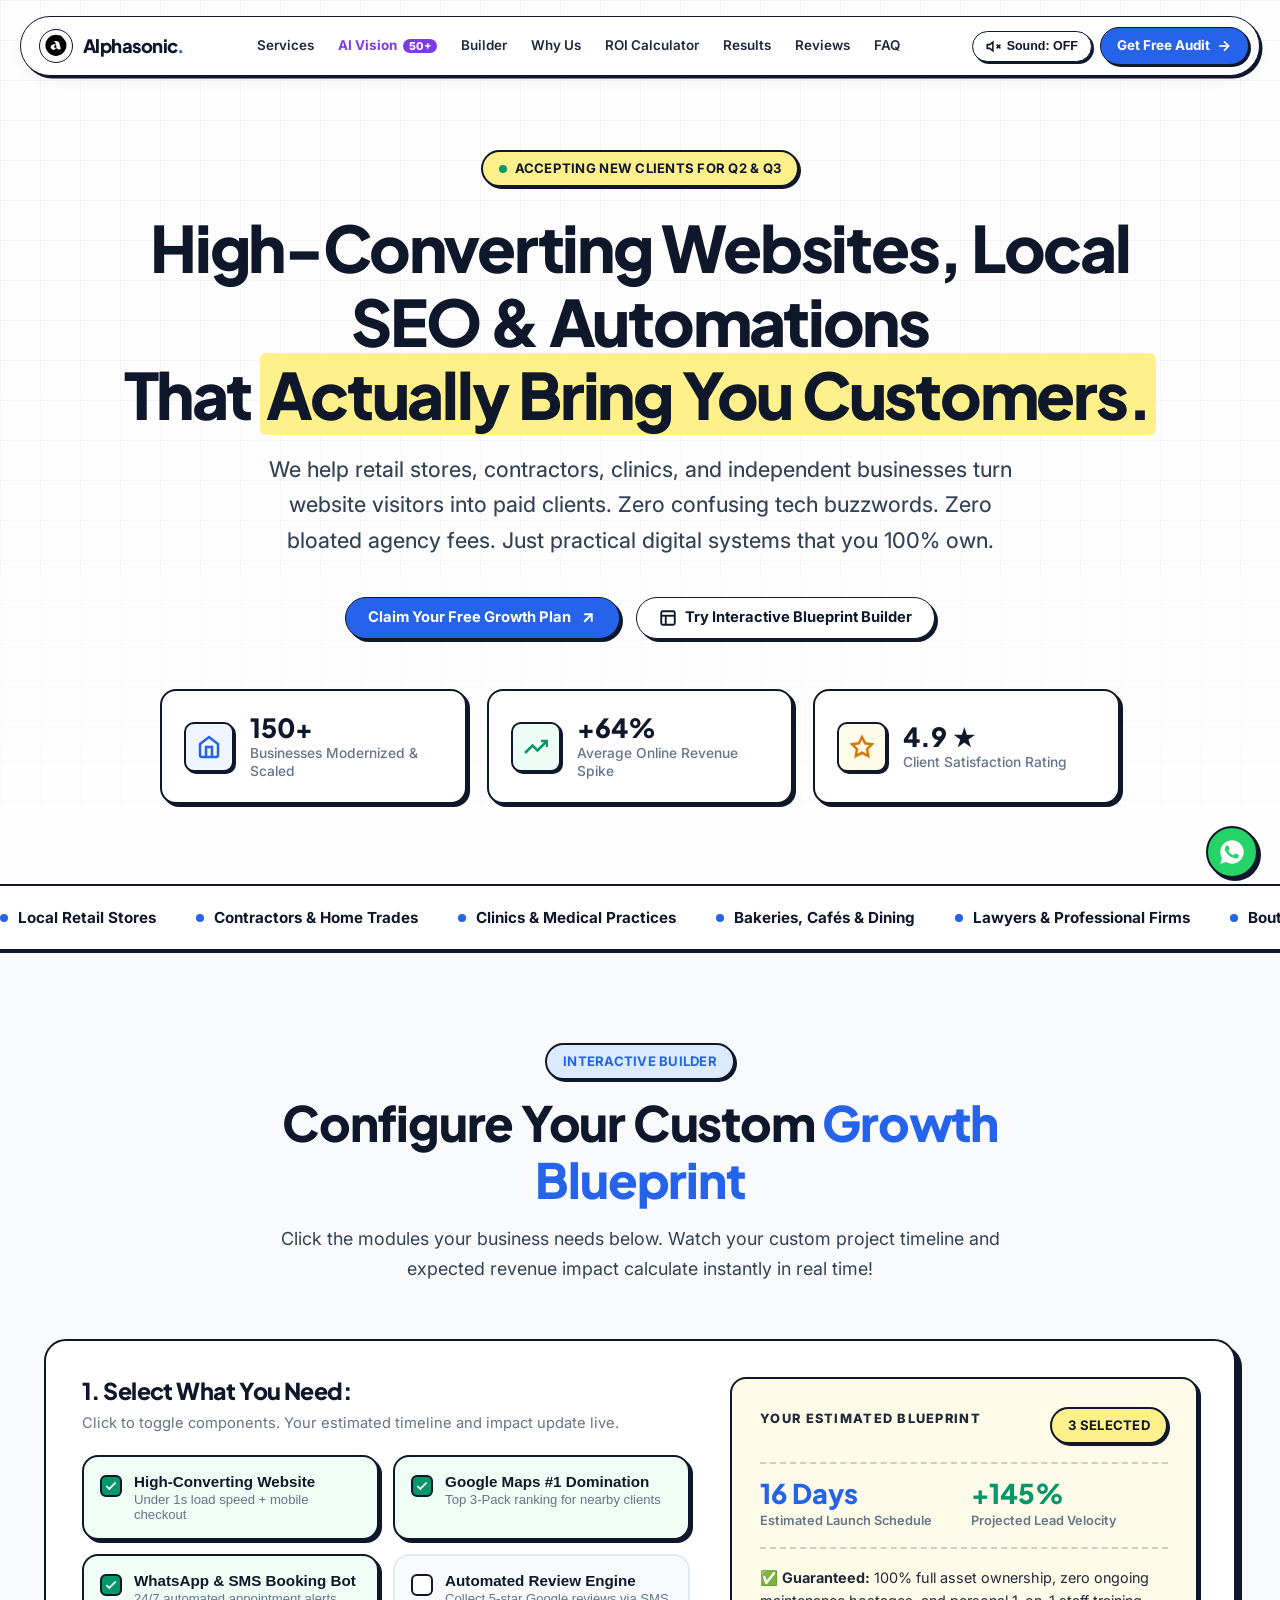
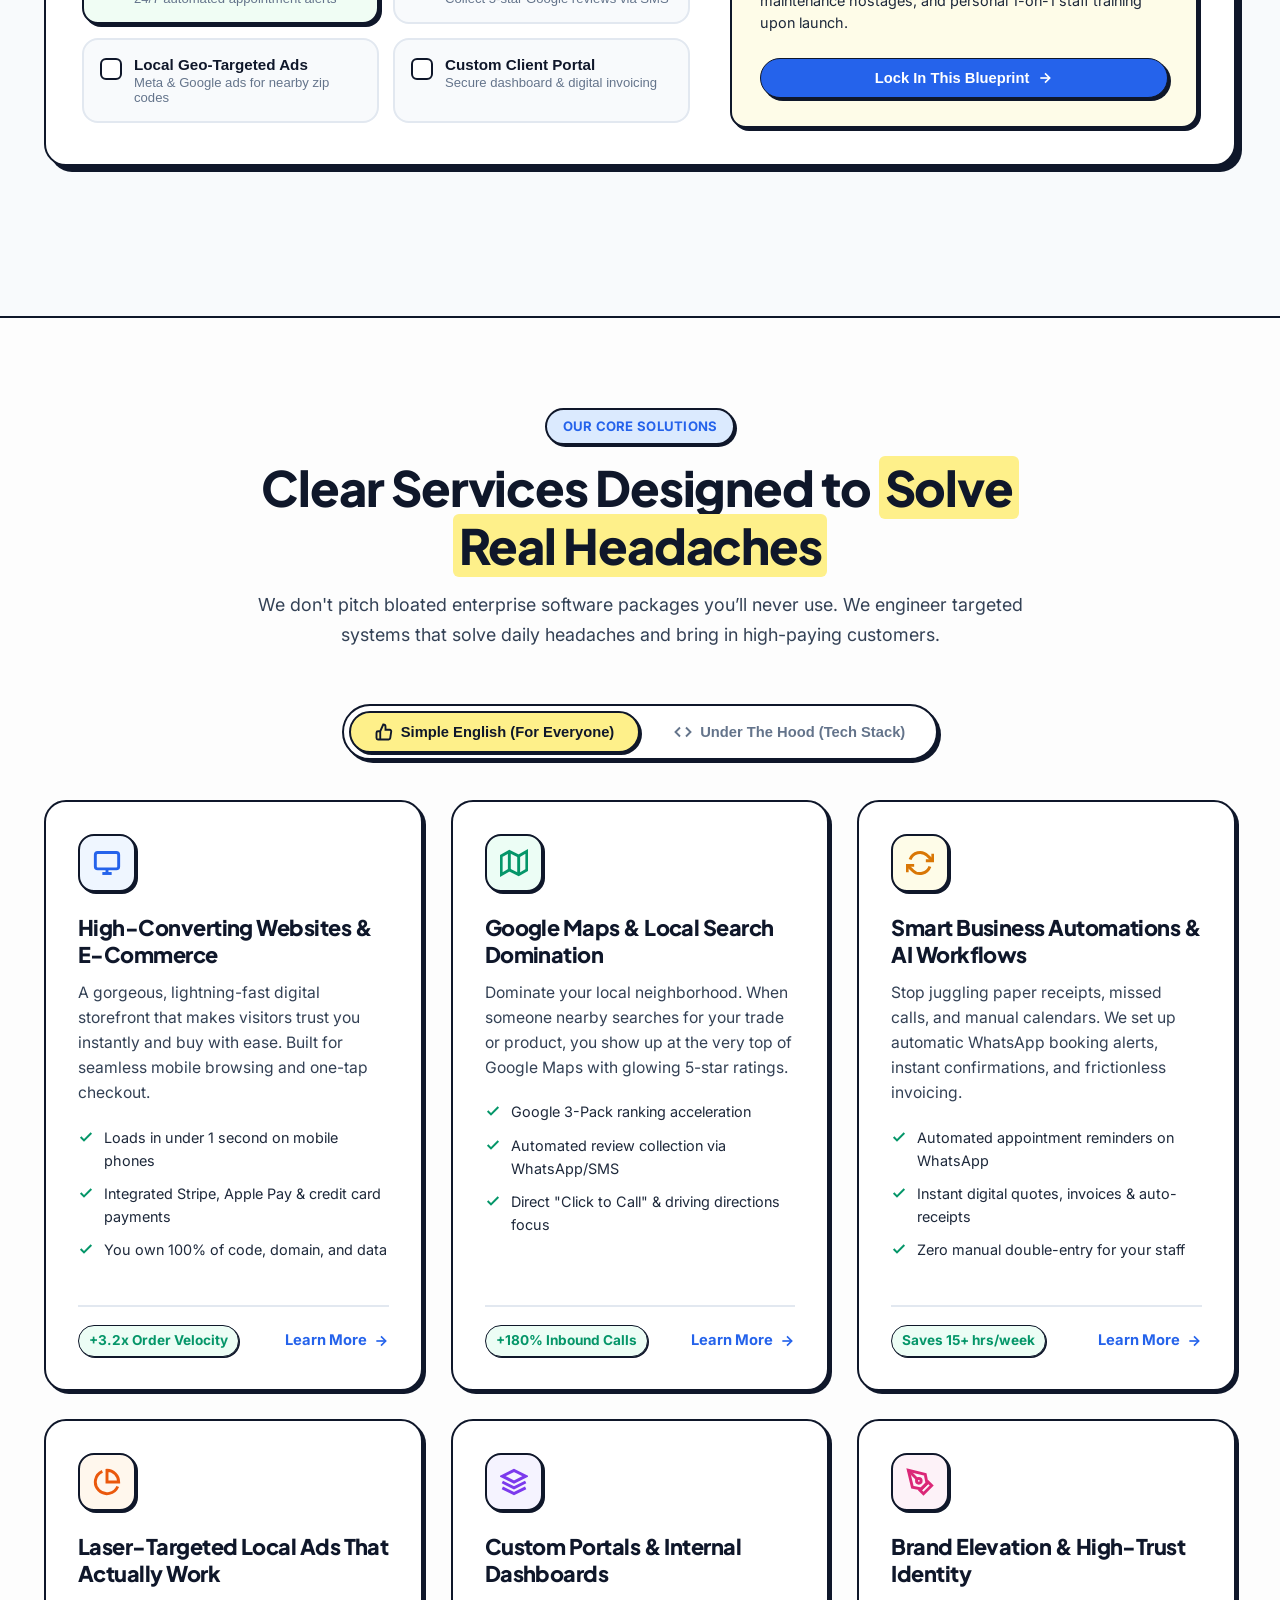
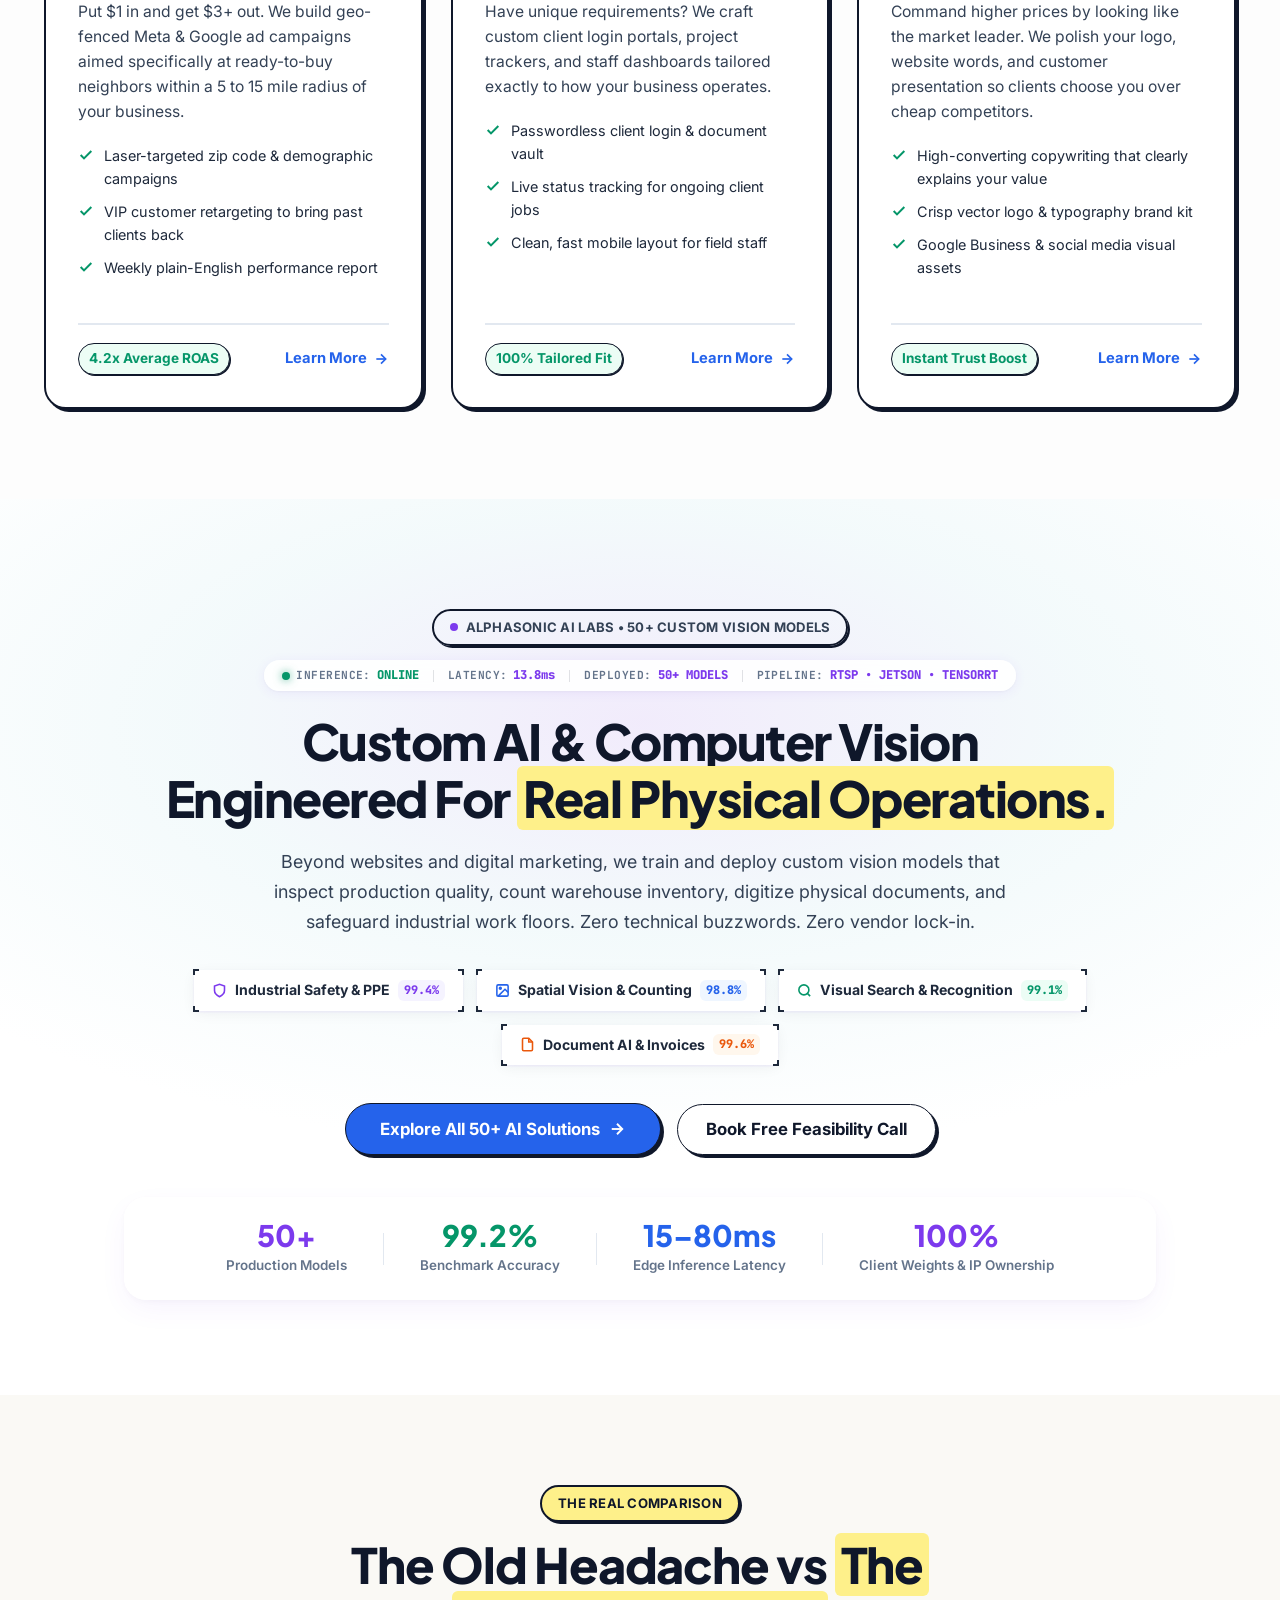
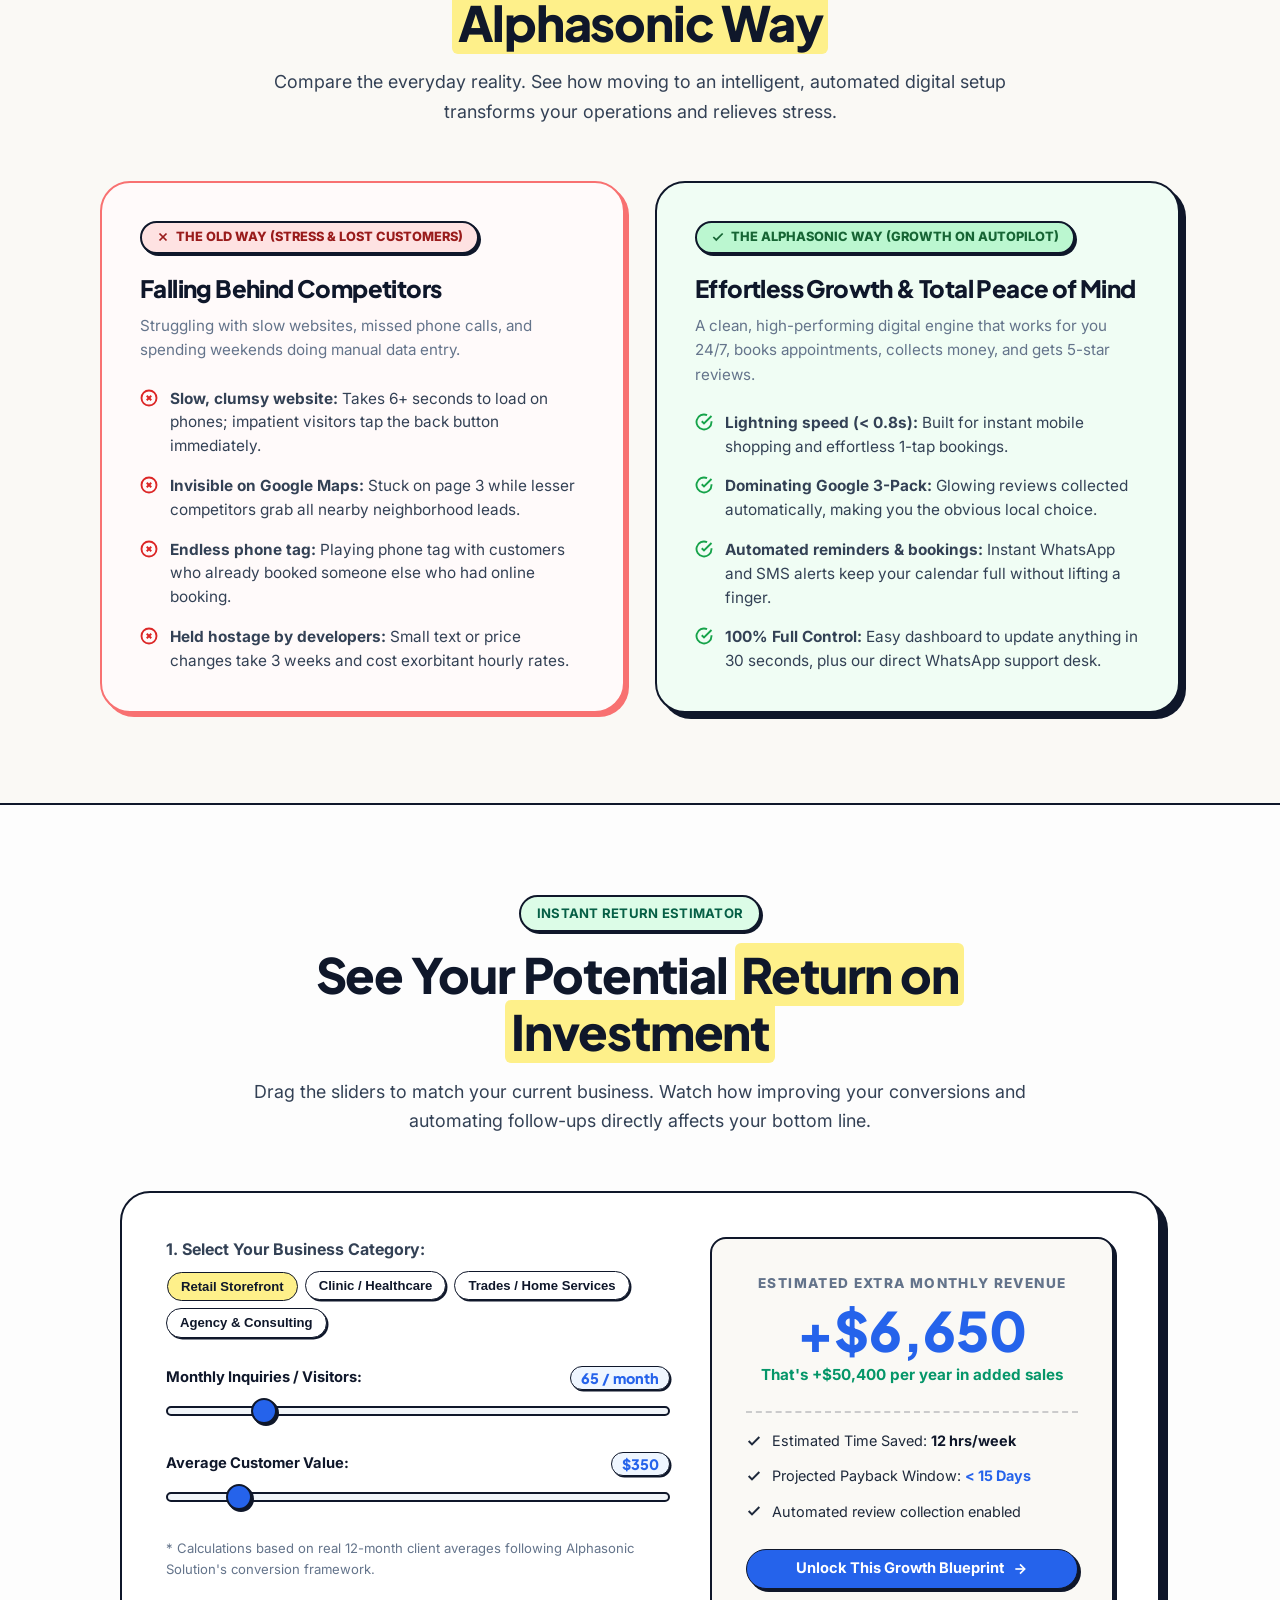
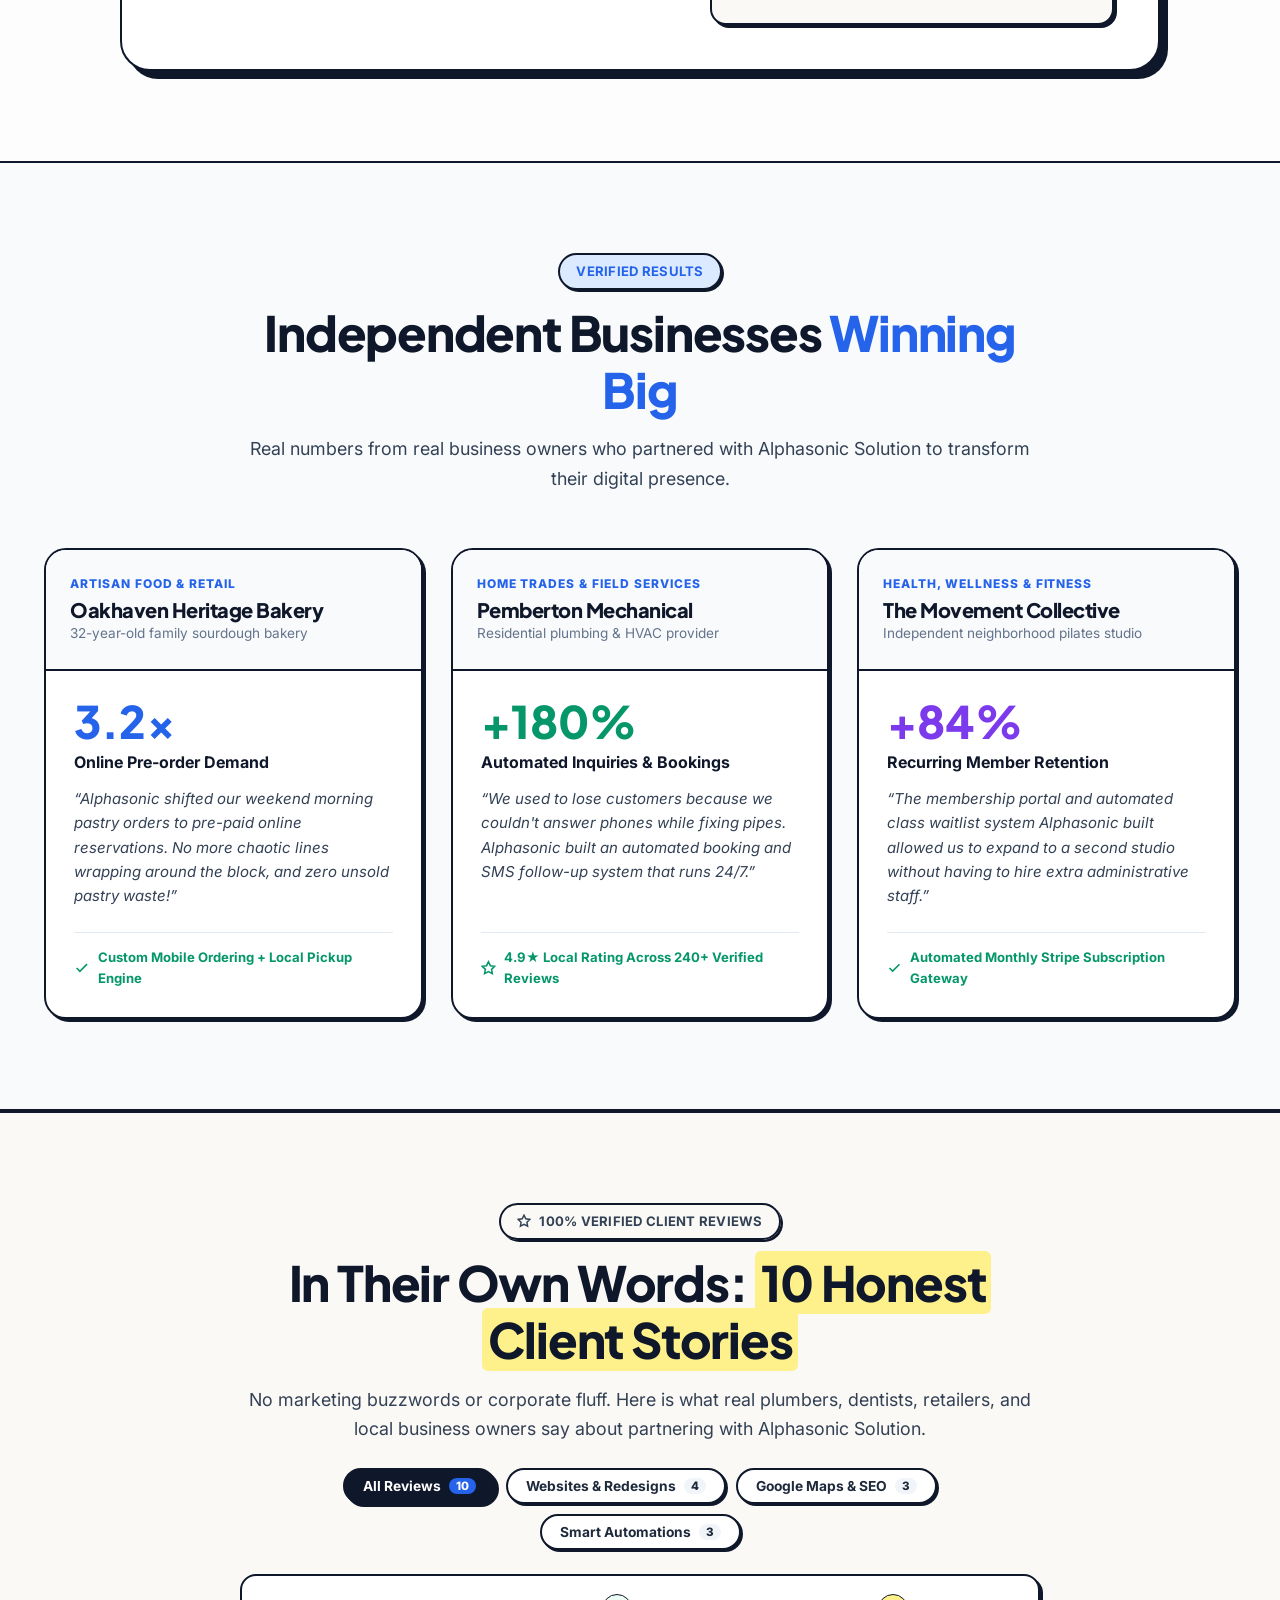
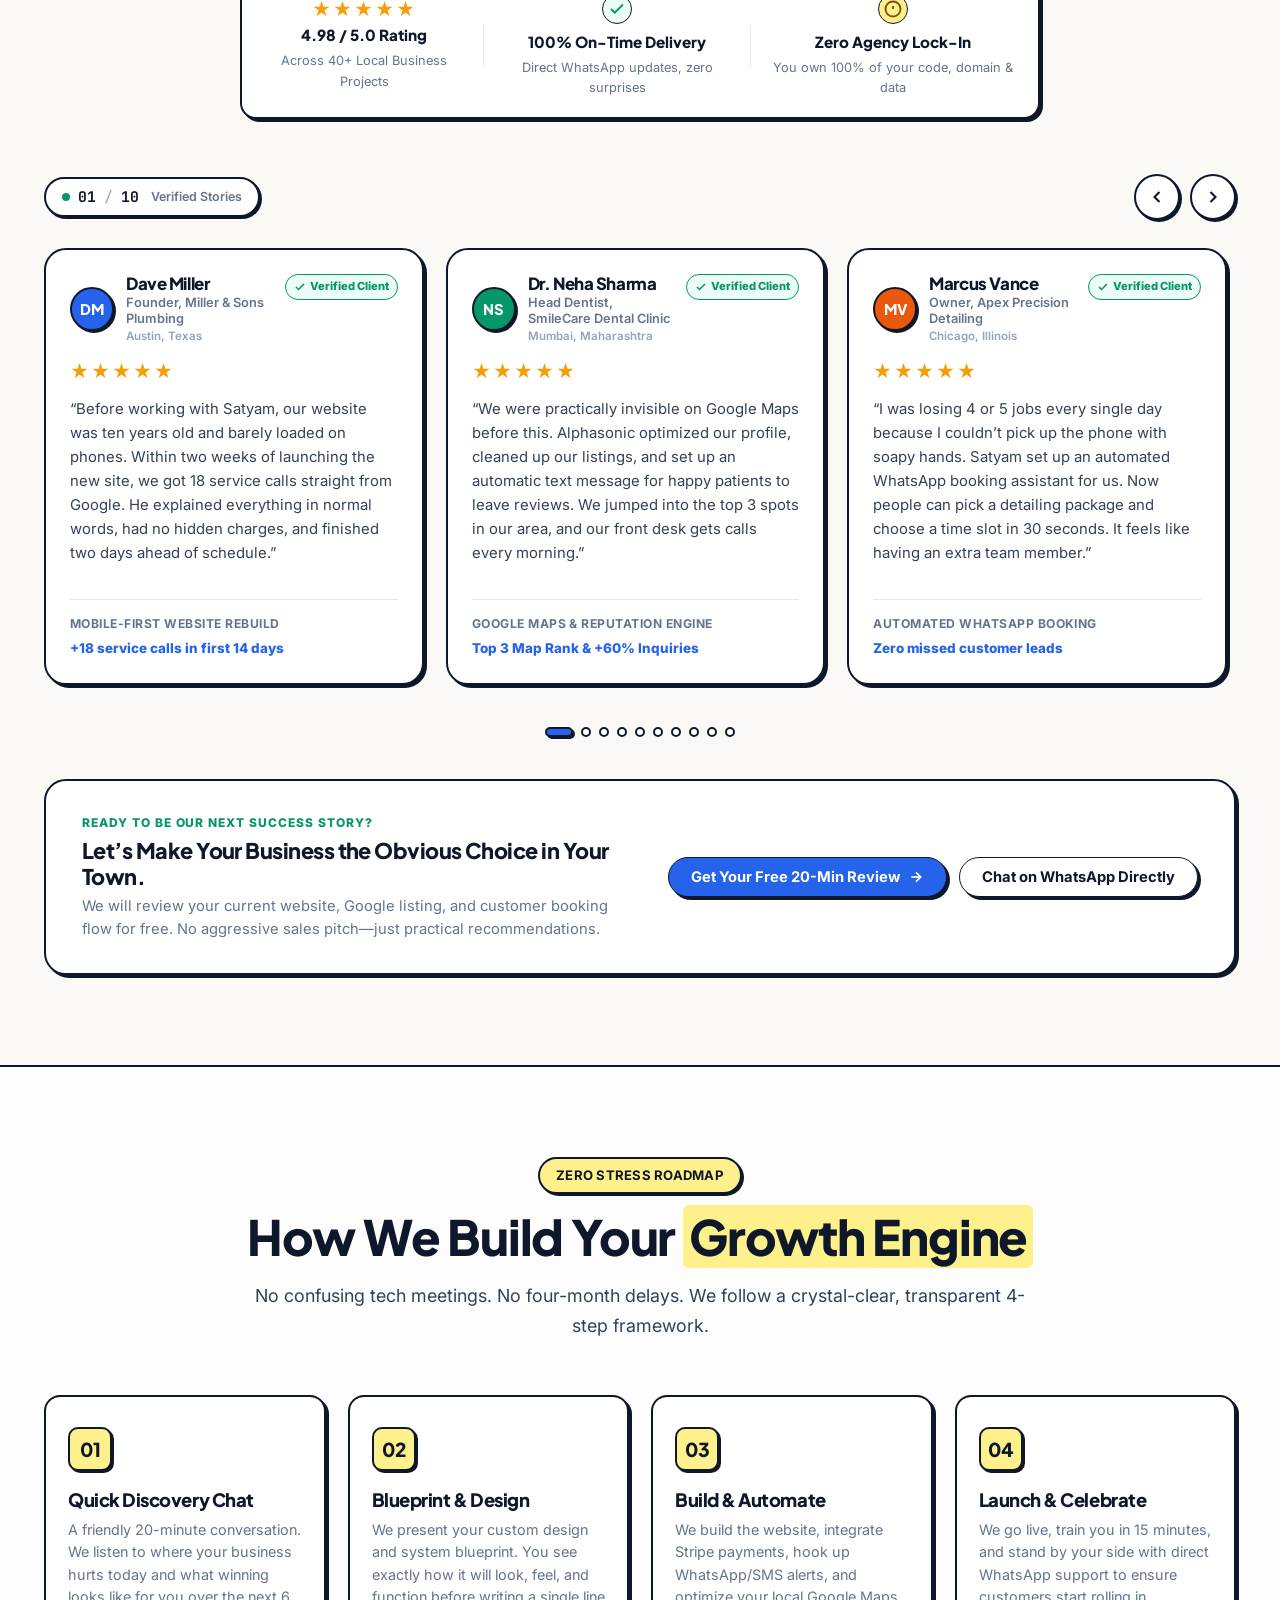
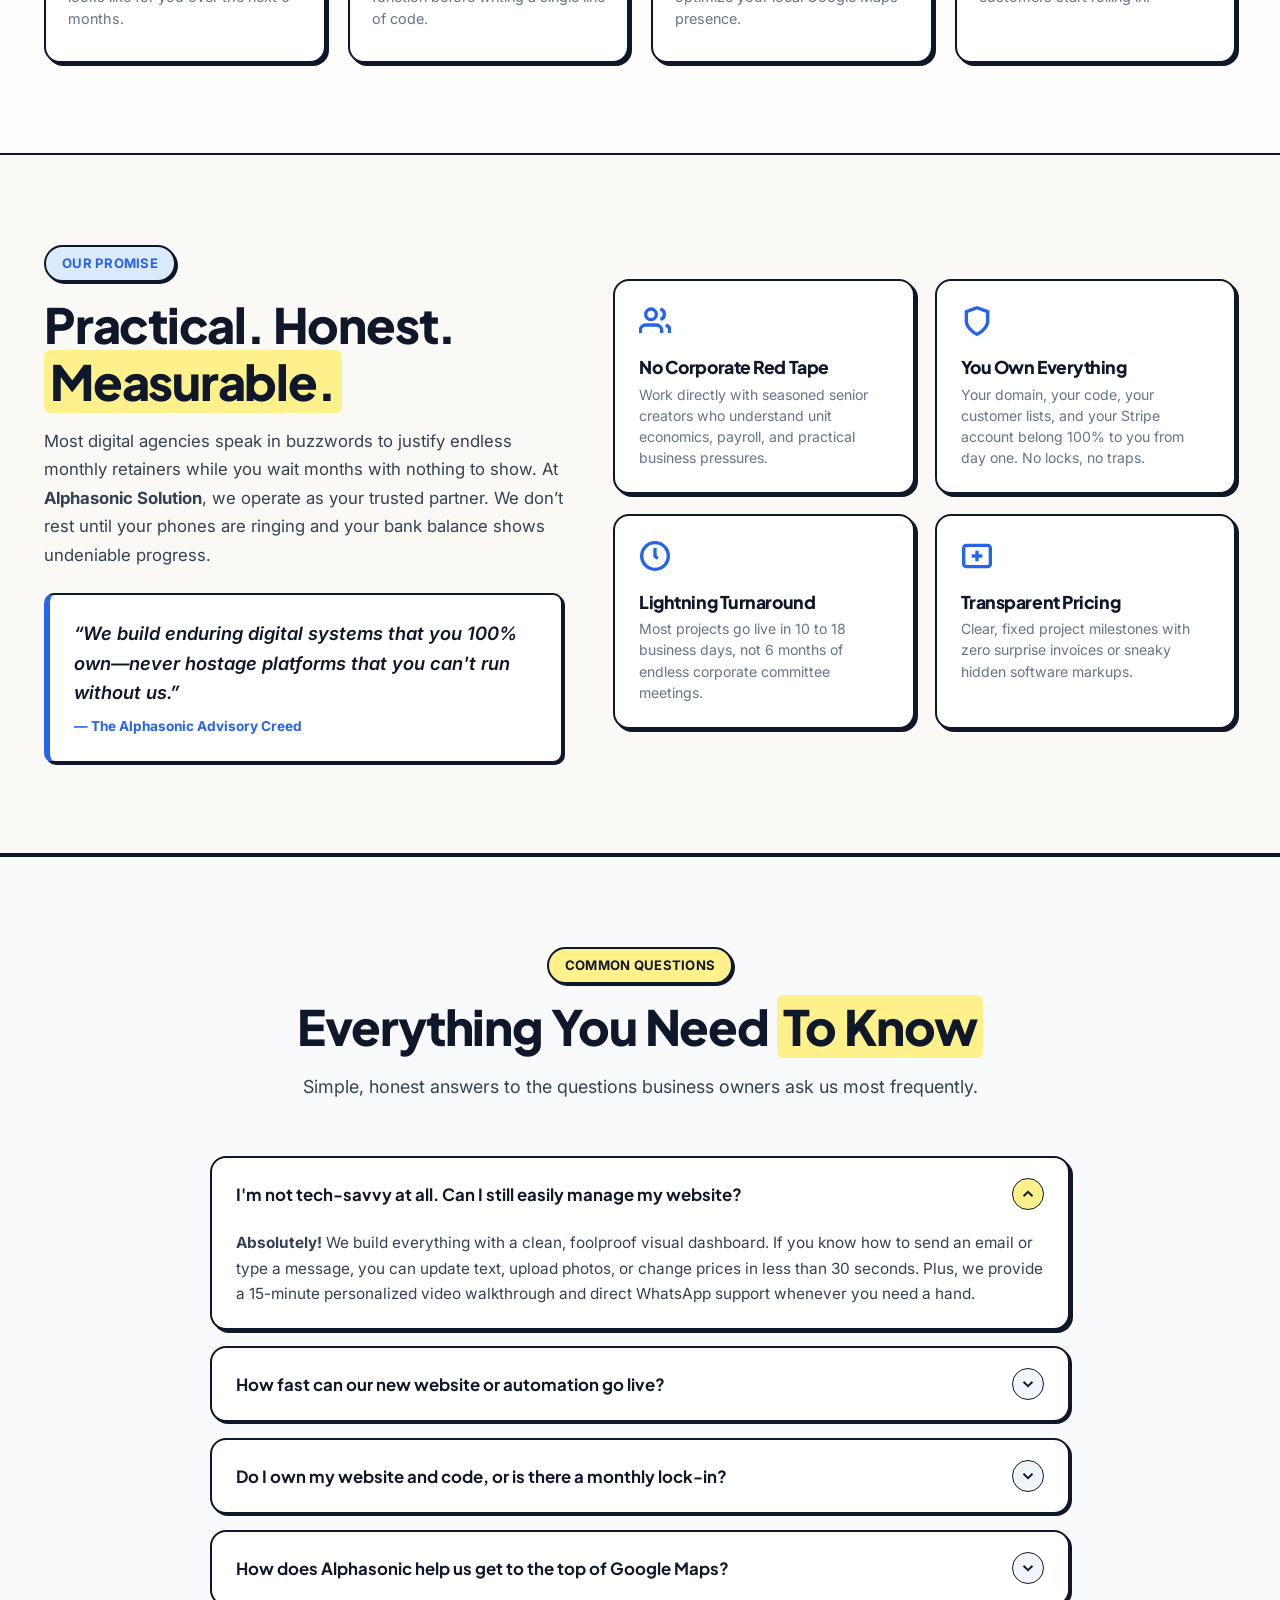
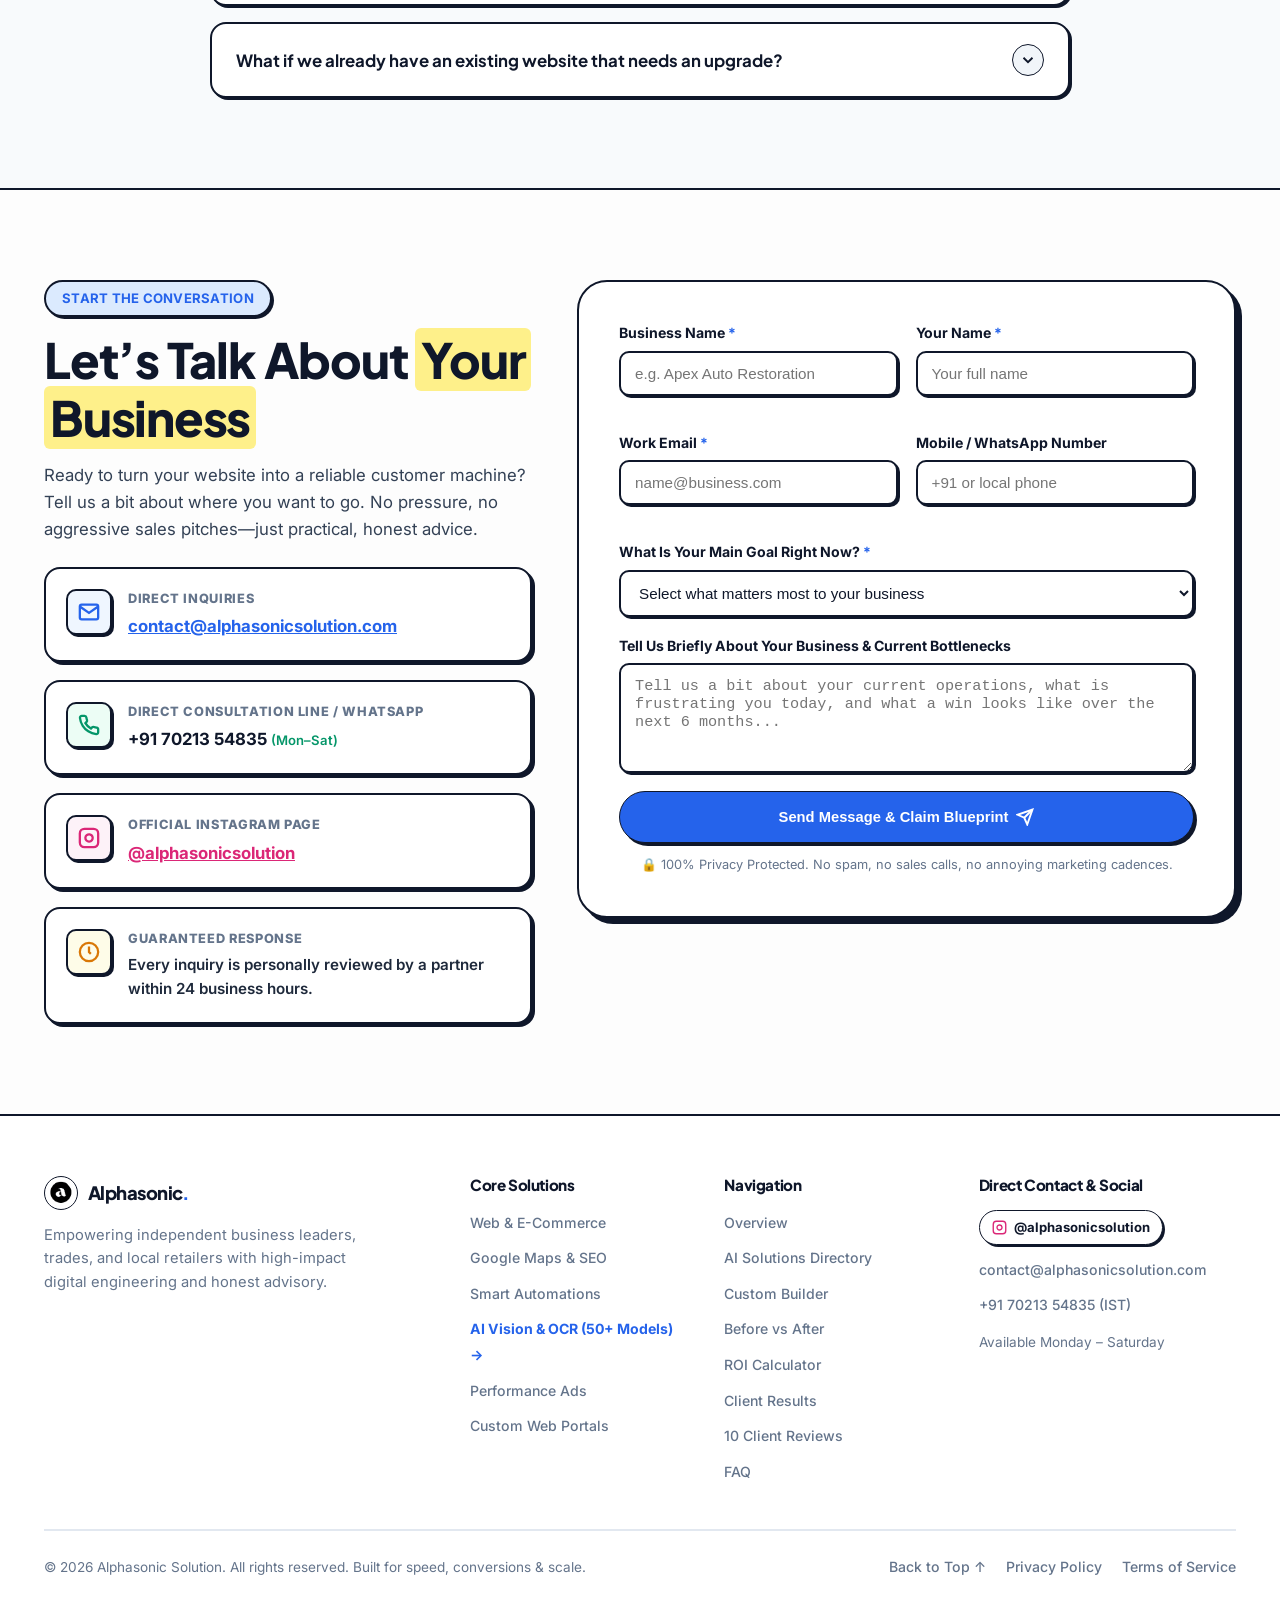
<file: index.html>
<!DOCTYPE html>
<html lang="en">
<head>
  <meta charset="utf-8" />
  <meta name="viewport" content="width=device-width, initial-scale=1.0" />
  <title>Alphasonic Solution | Websites, Local SEO &amp; Smart Automations</title>
  <meta name="description" content="Alphasonic Solution helps independent businesses and local enterprises grow with fast websites, Google Maps domination, and smart business automations." />
  <link rel="icon" type="image/png" href="mainlogo.png" />

  <!-- Google Fonts: Plus Jakarta Sans & Inter -->
  <link rel="preconnect" href="https://fonts.googleapis.com" />
  <link rel="preconnect" href="https://fonts.gstatic.com" crossorigin />
  <link href="https://fonts.googleapis.com/css2?family=Inter:wght@400;500;600;700&family=JetBrains+Mono:wght@500;700&family=Plus+Jakarta+Sans:wght@600;700;800&display=swap" rel="stylesheet" />

  <!-- Neo-Tactile Stylesheet -->
  <link rel="stylesheet" href="styles.css" />
</head>
<body>

  <!-- Subtle Blueprint Architectural Grid Background (Zero Dark Slop) -->
  <div class="blueprint-grid-bg"></div>

  <!-- Confetti Canvas for Celebratory Dopamine Moments -->
  <canvas id="confetti-canvas"></canvas>

  <!-- ========================================================================
       TOP NAVIGATION BAR
       ======================================================================== -->
  <div class="navbar-wrapper">
    <nav class="navbar" id="main-nav">
      <!-- Brand Logo -->
      <a class="nav-brand" href="#hero" aria-label="Alphasonic Solution Home">
        <img src="mainlogo.png" alt="Alphasonic Solution Logo" class="brand-logo-img" />
        <span class="brand-title">Alphasonic<span class="brand-dot">.</span></span>
      </a>

      <!-- Desktop Links -->
      <ul class="nav-menu" id="nav-links">
        <li><a class="nav-link" href="#services">Services</a></li>
        <li><a class="nav-link" href="ai-services.html" style="color: var(--pop-purple); font-weight: 700;">AI Vision <span class="nav-hot-pill">50+</span></a></li>
        <li><a class="nav-link" href="#configurator">Builder</a></li>
        <li><a class="nav-link" href="#comparison">Why Us</a></li>
        <li><a class="nav-link" href="#calculator">ROI Calculator</a></li>
        <li><a class="nav-link" href="#outcomes">Results</a></li>
        <li><a class="nav-link" href="#testimonials">Reviews</a></li>
        <li><a class="nav-link" href="#faq">FAQ</a></li>
        <li class="mobile-sound-li">
          <button class="sound-toggle-btn mobile-drawer-sound" id="sound-toggle-mobile" title="Toggle satisfying mechanical click sound effects">
            <svg width="15" height="15" fill="none" stroke="currentColor" stroke-width="2.5" viewBox="0 0 24 24">
              <polygon points="11 5 6 9 2 9 2 15 6 15 11 19 11 5"></polygon>
              <line x1="23" y1="9" x2="17" y2="15"></line>
              <line x1="17" y1="9" x2="23" y2="15"></line>
            </svg>
            <span>Sound: OFF</span>
          </button>
        </li>
      </ul>

      <!-- Action Buttons -->
      <div class="nav-actions">
        <!-- Mechanical Sound Feedback Toggle (Desktop) -->
        <button class="sound-toggle-btn desktop-sound-btn" id="sound-toggle" title="Toggle satisfying mechanical click sound effects">
          <svg width="15" height="15" fill="none" stroke="currentColor" stroke-width="2.5" viewBox="0 0 24 24">
            <polygon points="11 5 6 9 2 9 2 15 6 15 11 19 11 5"></polygon>
            <line x1="23" y1="9" x2="17" y2="15"></line>
            <line x1="17" y1="9" x2="23" y2="15"></line>
          </svg>
          <span>Sound: OFF</span>
        </button>

        <a class="btn btn-primary trigger-confetti" href="#contact">
          <span>Get Free Audit</span>
          <svg width="16" height="16" fill="none" stroke="currentColor" stroke-width="2.5" viewBox="0 0 24 24">
            <line x1="5" y1="12" x2="19" y2="12"></line>
            <polyline points="12 5 19 12 12 19"></polyline>
          </svg>
        </a>

        <!-- Mobile Menu Toggle Button -->
        <button class="mobile-toggle" aria-label="Open Navigation Menu">
          <svg width="22" height="22" fill="none" stroke="currentColor" stroke-width="2.5" viewBox="0 0 24 24">
            <line x1="3" y1="12" x2="21" y2="12"></line>
            <line x1="3" y1="6" x2="21" y2="6"></line>
            <line x1="3" y1="18" x2="21" y2="18"></line>
          </svg>
        </button>
      </div>
    </nav>
  </div>

  <!-- ========================================================================
       HERO SECTION (High-Contrast, Crisp White, Tactile Cards)
       ======================================================================== -->
  <section class="hero-section" id="hero">
    <div class="container">
      <!-- Status Badge -->
      <div class="badge-pill badge-yellow" style="margin-bottom: 24px;">
        <span style="display: inline-block; width: 8px; height: 8px; border-radius: 50%; background: #059669;"></span>
        <span>ACCEPTING NEW CLIENTS FOR Q2 &amp; Q3</span>
      </div>

      <!-- Main Headline with Clean Highlighter Effect -->
      <h1 class="hero-title">
        High-Converting Websites, Local SEO &amp; Automations <br class="desktop-only" />
        That <span class="text-highlight">Actually Bring You Customers.</span>
      </h1>

      <!-- Plain English Subheading -->
      <p class="hero-subtitle">
        We help retail stores, contractors, clinics, and independent businesses turn website visitors into paid clients. Zero confusing tech buzzwords. Zero bloated agency fees. Just practical digital systems that you 100% own.
      </p>

      <!-- Dual Call to Action Buttons -->
      <div class="hero-actions">
        <a class="btn btn-primary trigger-confetti" href="#contact">
          <span>Claim Your Free Growth Plan</span>
          <svg width="18" height="18" fill="none" stroke="currentColor" stroke-width="2.5" viewBox="0 0 24 24">
            <line x1="7" y1="17" x2="17" y2="7"></line>
            <polyline points="7 7 17 7 17 17"></polyline>
          </svg>
        </a>
        <a class="btn btn-secondary" href="#configurator">
          <svg width="18" height="18" fill="none" stroke="currentColor" stroke-width="2.5" viewBox="0 0 24 24">
            <rect x="3" y="3" width="18" height="18" rx="2" ry="2"></rect>
            <line x1="3" y1="9" x2="21" y2="9"></line>
            <line x1="9" y1="21" x2="9" y2="9"></line>
          </svg>
          <span>Try Interactive Blueprint Builder</span>
        </a>
      </div>

      <!-- Tactile Proof Cards Row -->
      <div class="hero-proof-grid">
        <div class="proof-card">
          <div class="proof-icon-box">
            <svg width="24" height="24" fill="none" stroke="currentColor" stroke-width="2.5" viewBox="0 0 24 24">
              <path d="M3 9l9-7 9 7v11a2 2 0 0 1-2 2H5a2 2 0 0 1-2-2z"></path>
              <polyline points="9 22 9 12 15 12 15 22"></polyline>
            </svg>
          </div>
          <div>
            <div class="proof-number" data-counter-target="150" data-counter-suffix="+">150+</div>
            <div class="proof-label">Businesses Modernized &amp; Scaled</div>
          </div>
        </div>

        <div class="proof-card">
          <div class="proof-icon-box" style="background: #ecfdf5; color: #059669;">
            <svg width="24" height="24" fill="none" stroke="currentColor" stroke-width="2.5" viewBox="0 0 24 24">
              <polyline points="23 6 13.5 15.5 8.5 10.5 1 18"></polyline>
              <polyline points="17 6 23 6 23 12"></polyline>
            </svg>
          </div>
          <div>
            <div class="proof-number" data-counter-target="64" data-counter-prefix="+" data-counter-suffix="%">+64%</div>
            <div class="proof-label">Average Online Revenue Spike</div>
          </div>
        </div>

        <div class="proof-card">
          <div class="proof-icon-box" style="background: #fefce8; color: #d97706;">
            <svg width="24" height="24" fill="none" stroke="currentColor" stroke-width="2.5" viewBox="0 0 24 24">
              <polygon points="12 2 15.09 8.26 22 9.27 17 14.14 18.18 21.02 12 17.77 5.82 21.02 7 14.14 2 9.27 8.91 8.26 12 2"></polygon>
            </svg>
          </div>
          <div>
            <div class="proof-number" data-counter-target="4.9" data-counter-suffix=" ★">4.9 ★</div>
            <div class="proof-label">Client Satisfaction Rating</div>
          </div>
        </div>
      </div>
    </div>
  </section>

  <!-- ========================================================================
       TACTILE MARQUEE BANNER
       ======================================================================== -->
  <div class="marquee-bar">
    <div class="marquee-content">
      <div class="marquee-badge"><span class="marquee-dot"></span><span>Local Retail Stores</span></div>
      <div class="marquee-badge"><span class="marquee-dot"></span><span>Contractors &amp; Home Trades</span></div>
      <div class="marquee-badge"><span class="marquee-dot"></span><span>Clinics &amp; Medical Practices</span></div>
      <div class="marquee-badge"><span class="marquee-dot"></span><span>Bakeries, Cafés &amp; Dining</span></div>
      <div class="marquee-badge"><span class="marquee-dot"></span><span>Lawyers &amp; Professional Firms</span></div>
      <div class="marquee-badge"><span class="marquee-dot"></span><span>Boutique Fitness Studios</span></div>
      <!-- Duplicate for infinite ticker -->
      <div class="marquee-badge"><span class="marquee-dot"></span><span>Local Retail Stores</span></div>
      <div class="marquee-badge"><span class="marquee-dot"></span><span>Contractors &amp; Home Trades</span></div>
      <div class="marquee-badge"><span class="marquee-dot"></span><span>Clinics &amp; Medical Practices</span></div>
      <div class="marquee-badge"><span class="marquee-dot"></span><span>Bakeries, Cafés &amp; Dining</span></div>
      <div class="marquee-badge"><span class="marquee-dot"></span><span>Lawyers &amp; Professional Firms</span></div>
    </div>
  </div>

  <!-- ========================================================================
       INTERACTIVE BLUEPRINT CONFIGURATOR (DOPAMINE MECHANICAL FEEL!)
       ======================================================================== -->
  <section class="section-porcelain" id="configurator">
    <div class="container">
      <div class="section-header">
        <div class="badge-pill badge-blue section-tag">INTERACTIVE BUILDER</div>
        <h2 class="section-title">Configure Your Custom <span class="text-highlight-blue">Growth Blueprint</span></h2>
        <p class="section-desc">
          Click the modules your business needs below. Watch your custom project timeline and expected revenue impact calculate instantly in real time!
        </p>
      </div>

      <div class="configurator-wrapper">
        <!-- Module Selector (Left) -->
        <div class="configurator-left">
          <h3>1. Select What You Need:</h3>
          <p style="font-size: 0.92rem; color: var(--ink-muted);">Click to toggle components. Your estimated timeline and impact update live.</p>

          <div class="config-options-list">
            <!-- Option 1 -->
            <button class="config-option-btn selected" data-days="6" data-boost="45">
              <div class="config-checkbox-icon">
                <svg width="14" height="14" fill="none" stroke="currentColor" stroke-width="3" viewBox="0 0 24 24"><polyline points="20 6 9 17 4 12"></polyline></svg>
              </div>
              <div>
                <div class="config-option-title">High-Converting Website</div>
                <div class="config-option-subtitle">Under 1s load speed + mobile checkout</div>
              </div>
            </button>

            <!-- Option 2 -->
            <button class="config-option-btn selected" data-days="3" data-boost="50">
              <div class="config-checkbox-icon">
                <svg width="14" height="14" fill="none" stroke="currentColor" stroke-width="3" viewBox="0 0 24 24"><polyline points="20 6 9 17 4 12"></polyline></svg>
              </div>
              <div>
                <div class="config-option-title">Google Maps #1 Domination</div>
                <div class="config-option-subtitle">Top 3-Pack ranking for nearby clients</div>
              </div>
            </button>

            <!-- Option 3 -->
            <button class="config-option-btn selected" data-days="3" data-boost="30">
              <div class="config-checkbox-icon">
                <svg width="14" height="14" fill="none" stroke="currentColor" stroke-width="3" viewBox="0 0 24 24"><polyline points="20 6 9 17 4 12"></polyline></svg>
              </div>
              <div>
                <div class="config-option-title">WhatsApp &amp; SMS Booking Bot</div>
                <div class="config-option-subtitle">24/7 automated appointment alerts</div>
              </div>
            </button>

            <!-- Option 4 -->
            <button class="config-option-btn" data-days="2" data-boost="25">
              <div class="config-checkbox-icon"></div>
              <div>
                <div class="config-option-title">Automated Review Engine</div>
                <div class="config-option-subtitle">Collect 5-star Google reviews via SMS</div>
              </div>
            </button>

            <!-- Option 5 -->
            <button class="config-option-btn" data-days="3" data-boost="40">
              <div class="config-checkbox-icon"></div>
              <div>
                <div class="config-option-title">Local Geo-Targeted Ads</div>
                <div class="config-option-subtitle">Meta &amp; Google ads for nearby zip codes</div>
              </div>
            </button>

            <!-- Option 6 -->
            <button class="config-option-btn" data-days="5" data-boost="35">
              <div class="config-checkbox-icon"></div>
              <div>
                <div class="config-option-title">Custom Client Portal</div>
                <div class="config-option-subtitle">Secure dashboard &amp; digital invoicing</div>
              </div>
            </button>
          </div>
        </div>

        <!-- Live Blueprint Output (Right) -->
        <div class="config-summary-card">
          <div>
            <div style="display: flex; justify-content: space-between; align-items: center;">
              <span class="config-summary-header">YOUR ESTIMATED BLUEPRINT</span>
              <span class="badge-pill badge-yellow" id="config-selected-count">3 Selected</span>
            </div>

            <div class="config-stats-row">
              <div>
                <div class="config-stat-num" id="config-stat-days">12 Days</div>
                <div class="config-stat-label">Estimated Launch Schedule</div>
              </div>
              <div>
                <div class="config-stat-num" style="color: var(--pop-emerald);" id="config-stat-leads">+125%</div>
                <div class="config-stat-label">Projected Lead Velocity</div>
              </div>
            </div>

            <div style="font-size: 0.9rem; color: var(--ink-dark); line-height: 1.55; margin-bottom: 24px;">
              ✅ <strong>Guaranteed:</strong> 100% full asset ownership, zero ongoing maintenance hostages, and personal 1-on-1 staff training upon launch.
            </div>
          </div>

          <button class="btn btn-primary" id="config-apply-btn" style="width: 100%;">
            <span>Lock In This Blueprint</span>
            <svg width="16" height="16" fill="none" stroke="currentColor" stroke-width="2.5" viewBox="0 0 24 24"><line x1="5" y1="12" x2="19" y2="12"></line><polyline points="12 5 19 12 12 19"></polyline></svg>
          </button>
        </div>
      </div>
    </div>
  </section>

  <!-- ========================================================================
       SERVICES SHOWCASE (PLAIN ENGLISH & TECH TABS)
       ======================================================================== -->
  <section id="services">
    <div class="container">
      <div class="section-header">
        <div class="badge-pill badge-blue section-tag">OUR CORE SOLUTIONS</div>
        <h2 class="section-title">Clear Services Designed to <span class="text-highlight">Solve Real Headaches</span></h2>
        <p class="section-desc">
          We don't pitch bloated enterprise software packages you’ll never use. We engineer targeted systems that solve daily headaches and bring in high-paying customers.
        </p>
      </div>

      <!-- Mode Switcher: Simple English vs Under The Hood -->
      <div class="service-mode-switch-wrapper">
        <div class="mode-switch-box">
          <button class="mode-switch-btn active" id="mode-plain-btn">
            <svg width="18" height="18" fill="none" stroke="currentColor" stroke-width="2.5" viewBox="0 0 24 24">
              <path d="M14 9V5a3 3 0 0 0-3-3l-4 9v11h11.28a2 2 0 0 0 2-1.7l1.38-9a2 2 0 0 0-2-2.3zM7 22H4a2 2 0 0 1-2-2v-7a2 2 0 0 1 2-2h3"></path>
            </svg>
            <span>Simple English (For Everyone)</span>
          </button>
          <button class="mode-switch-btn" id="mode-tech-btn">
            <svg width="18" height="18" fill="none" stroke="currentColor" stroke-width="2.5" viewBox="0 0 24 24">
              <polyline points="16 18 22 12 16 6"></polyline>
              <polyline points="8 6 2 12 8 18"></polyline>
            </svg>
            <span>Under The Hood (Tech Stack)</span>
          </button>
        </div>
      </div>

      <!-- 6 Service Cards Grid -->
      <div class="services-grid">

        <!-- Card 1: Modern Websites -->
        <div class="service-card">
          <div class="service-card-top">
            <div class="service-icon-box">
              <svg width="28" height="28" fill="none" stroke="currentColor" stroke-width="2.5" viewBox="0 0 24 24">
                <rect x="2" y="3" width="20" height="14" rx="2" ry="2"></rect>
                <line x1="8" y1="21" x2="16" y2="21"></line>
                <line x1="12" y1="17" x2="12" y2="21"></line>
              </svg>
            </div>
            <h3 class="service-title">High-Converting Websites &amp; E-Commerce</h3>
            <p class="service-plain-desc">
              A gorgeous, lightning-fast digital storefront that makes visitors trust you instantly and buy with ease. Built for seamless mobile browsing and one-tap checkout.
            </p>

            <ul class="service-feature-list">
              <li class="service-feature-item">
                <svg width="16" height="16" fill="none" stroke="currentColor" stroke-width="3" viewBox="0 0 24 24"><polyline points="20 6 9 17 4 12"></polyline></svg>
                <span>Loads in under 1 second on mobile phones</span>
              </li>
              <li class="service-feature-item">
                <svg width="16" height="16" fill="none" stroke="currentColor" stroke-width="3" viewBox="0 0 24 24"><polyline points="20 6 9 17 4 12"></polyline></svg>
                <span>Integrated Stripe, Apple Pay &amp; credit card payments</span>
              </li>
              <li class="service-feature-item">
                <svg width="16" height="16" fill="none" stroke="currentColor" stroke-width="3" viewBox="0 0 24 24"><polyline points="20 6 9 17 4 12"></polyline></svg>
                <span>You own 100% of code, domain, and data</span>
              </li>
            </ul>

            <!-- Tech Spec Box -->
            <div class="tech-spec-box">
              <div style="font-weight: 700; margin-bottom: 4px;">// ARCHITECTURE</div>
              <div>Static Site Generation (SSG), Next.js / Astro, Edge CDN caching, Core Web Vitals < 0.8s, Stripe Elements SDK.</div>
              <div class="tech-tag-list">
                <span class="tech-pill">Next.js</span>
                <span class="tech-pill">Tailwind</span>
                <span class="tech-pill">Stripe API</span>
                <span class="tech-pill">Lighthouse 98+</span>
              </div>
            </div>
          </div>

          <div class="service-card-footer">
            <span class="service-stat-tag">+3.2x Order Velocity</span>
            <a class="service-link" href="#contact">
              <span>Learn More</span>
              <svg width="16" height="16" fill="none" stroke="currentColor" stroke-width="2.5" viewBox="0 0 24 24"><line x1="5" y1="12" x2="19" y2="12"></line><polyline points="12 5 19 12 12 19"></polyline></svg>
            </a>
          </div>
        </div>

        <!-- Card 2: Local Google Domination -->
        <div class="service-card">
          <div class="service-card-top">
            <div class="service-icon-box" style="background: #ecfdf5; color: #059669;">
              <svg width="28" height="28" fill="none" stroke="currentColor" stroke-width="2.5" viewBox="0 0 24 24">
                <polygon points="1 6 1 22 8 18 16 22 23 18 23 2 16 6 8 2 1 6"></polygon>
                <line x1="8" y1="2" x2="8" y2="18"></line>
                <line x1="16" y1="6" x2="16" y2="22"></line>
              </svg>
            </div>
            <h3 class="service-title">Google Maps &amp; Local Search Domination</h3>
            <p class="service-plain-desc">
              Dominate your local neighborhood. When someone nearby searches for your trade or product, you show up at the very top of Google Maps with glowing 5-star ratings.
            </p>

            <ul class="service-feature-list">
              <li class="service-feature-item">
                <svg width="16" height="16" fill="none" stroke="currentColor" stroke-width="3" viewBox="0 0 24 24"><polyline points="20 6 9 17 4 12"></polyline></svg>
                <span>Google 3-Pack ranking acceleration</span>
              </li>
              <li class="service-feature-item">
                <svg width="16" height="16" fill="none" stroke="currentColor" stroke-width="3" viewBox="0 0 24 24"><polyline points="20 6 9 17 4 12"></polyline></svg>
                <span>Automated review collection via WhatsApp/SMS</span>
              </li>
              <li class="service-feature-item">
                <svg width="16" height="16" fill="none" stroke="currentColor" stroke-width="3" viewBox="0 0 24 24"><polyline points="20 6 9 17 4 12"></polyline></svg>
                <span>Direct "Click to Call" &amp; driving directions focus</span>
              </li>
            </ul>

            <!-- Tech Spec Box -->
            <div class="tech-spec-box">
              <div style="font-weight: 700; margin-bottom: 4px;">// LOCAL SEO ALGORITHMS</div>
              <div>LocalBusiness schema JSON-LD, geo-coordinated tagging, NAP consistency across 50+ directories, GBP API review webhooks.</div>
              <div class="tech-tag-list">
                <span class="tech-pill">Schema.org</span>
                <span class="tech-pill">Google Business API</span>
                <span class="tech-pill">Geo-Coordinates</span>
              </div>
            </div>
          </div>

          <div class="service-card-footer">
            <span class="service-stat-tag">+180% Inbound Calls</span>
            <a class="service-link" href="#contact">
              <span>Learn More</span>
              <svg width="16" height="16" fill="none" stroke="currentColor" stroke-width="2.5" viewBox="0 0 24 24"><line x1="5" y1="12" x2="19" y2="12"></line><polyline points="12 5 19 12 12 19"></polyline></svg>
            </a>
          </div>
        </div>

        <!-- Card 3: Smart Business Automation -->
        <div class="service-card">
          <div class="service-card-top">
            <div class="service-icon-box" style="background: #fefce8; color: #d97706;">
              <svg width="28" height="28" fill="none" stroke="currentColor" stroke-width="2.5" viewBox="0 0 24 24">
                <polyline points="23 4 23 10 17 10"></polyline>
                <polyline points="1 20 1 14 7 14"></polyline>
                <path d="M3.51 9a9 9 0 0 1 14.85-3.36L23 10M1 14l4.64 4.36A9 9 0 0 0 20.49 15"></path>
              </svg>
            </div>
            <h3 class="service-title">Smart Business Automations &amp; AI Workflows</h3>
            <p class="service-plain-desc">
              Stop juggling paper receipts, missed calls, and manual calendars. We set up automatic WhatsApp booking alerts, instant confirmations, and frictionless invoicing.
            </p>

            <ul class="service-feature-list">
              <li class="service-feature-item">
                <svg width="16" height="16" fill="none" stroke="currentColor" stroke-width="3" viewBox="0 0 24 24"><polyline points="20 6 9 17 4 12"></polyline></svg>
                <span>Automated appointment reminders on WhatsApp</span>
              </li>
              <li class="service-feature-item">
                <svg width="16" height="16" fill="none" stroke="currentColor" stroke-width="3" viewBox="0 0 24 24"><polyline points="20 6 9 17 4 12"></polyline></svg>
                <span>Instant digital quotes, invoices &amp; auto-receipts</span>
              </li>
              <li class="service-feature-item">
                <svg width="16" height="16" fill="none" stroke="currentColor" stroke-width="3" viewBox="0 0 24 24"><polyline points="20 6 9 17 4 12"></polyline></svg>
                <span>Zero manual double-entry for your staff</span>
              </li>
            </ul>

            <!-- Tech Spec Box -->
            <div class="tech-spec-box">
              <div style="font-weight: 700; margin-bottom: 4px;">// WORKFLOW INTEGRATIONS</div>
              <div>Zapier / Make / n8n pipelines, Twilio SMS &amp; Meta WhatsApp Cloud API, CRM synchronization (HubSpot / custom webhooks).</div>
              <div class="tech-tag-list">
                <span class="tech-pill">WhatsApp API</span>
                <span class="tech-pill">Make / n8n</span>
                <span class="tech-pill">Webhook Routing</span>
              </div>
            </div>
          </div>

          <div class="service-card-footer">
            <span class="service-stat-tag">Saves 15+ hrs/week</span>
            <a class="service-link" href="#contact">
              <span>Learn More</span>
              <svg width="16" height="16" fill="none" stroke="currentColor" stroke-width="2.5" viewBox="0 0 24 24"><line x1="5" y1="12" x2="19" y2="12"></line><polyline points="12 5 19 12 12 19"></polyline></svg>
            </a>
          </div>
        </div>

        <!-- Card 4: Targeted Local Ads -->
        <div class="service-card">
          <div class="service-card-top">
            <div class="service-icon-box" style="background: #fff7ed; color: #ea580c;">
              <svg width="28" height="28" fill="none" stroke="currentColor" stroke-width="2.5" viewBox="0 0 24 24">
                <path d="M21.21 15.89A10 10 0 1 1 8 2.83"></path>
                <path d="M22 12A10 10 0 0 0 12 2v10z"></path>
              </svg>
            </div>
            <h3 class="service-title">Laser-Targeted Local Ads That Actually Work</h3>
            <p class="service-plain-desc">
              Put $1 in and get $3+ out. We build geo-fenced Meta &amp; Google ad campaigns aimed specifically at ready-to-buy neighbors within a 5 to 15 mile radius of your business.
            </p>

            <ul class="service-feature-list">
              <li class="service-feature-item">
                <svg width="16" height="16" fill="none" stroke="currentColor" stroke-width="3" viewBox="0 0 24 24"><polyline points="20 6 9 17 4 12"></polyline></svg>
                <span>Laser-targeted zip code &amp; demographic campaigns</span>
              </li>
              <li class="service-feature-item">
                <svg width="16" height="16" fill="none" stroke="currentColor" stroke-width="3" viewBox="0 0 24 24"><polyline points="20 6 9 17 4 12"></polyline></svg>
                <span>VIP customer retargeting to bring past clients back</span>
              </li>
              <li class="service-feature-item">
                <svg width="16" height="16" fill="none" stroke="currentColor" stroke-width="3" viewBox="0 0 24 24"><polyline points="20 6 9 17 4 12"></polyline></svg>
                <span>Weekly plain-English performance report</span>
              </li>
            </ul>

            <!-- Tech Spec Box -->
            <div class="tech-spec-box">
              <div style="font-weight: 700; margin-bottom: 4px;">// ATTRIBUTION INFRASTRUCTURE</div>
              <div>Server-side Conversions API (CAPI), Google Ads GCLID matching, multi-touch UTM tracking, and split-test landing page variants.</div>
              <div class="tech-tag-list">
                <span class="tech-pill">Meta CAPI</span>
                <span class="tech-pill">Google Ads</span>
                <span class="tech-pill">UTM Funnels</span>
              </div>
            </div>
          </div>

          <div class="service-card-footer">
            <span class="service-stat-tag">4.2x Average ROAS</span>
            <a class="service-link" href="#contact">
              <span>Learn More</span>
              <svg width="16" height="16" fill="none" stroke="currentColor" stroke-width="2.5" viewBox="0 0 24 24"><line x1="5" y1="12" x2="19" y2="12"></line><polyline points="12 5 19 12 12 19"></polyline></svg>
            </a>
          </div>
        </div>

        <!-- Card 5: Custom Client Portals -->
        <div class="service-card">
          <div class="service-card-top">
            <div class="service-icon-box" style="background: #f5f3ff; color: #7c3aed;">
              <svg width="28" height="28" fill="none" stroke="currentColor" stroke-width="2.5" viewBox="0 0 24 24">
                <polygon points="12 2 2 7 12 12 22 7 12 2"></polygon>
                <polyline points="2 17 12 22 22 17"></polyline>
                <polyline points="2 12 12 17 22 12"></polyline>
              </svg>
            </div>
            <h3 class="service-title">Custom Portals &amp; Internal Dashboards</h3>
            <p class="service-plain-desc">
              Have unique requirements? We craft custom client login portals, project trackers, and staff dashboards tailored exactly to how your business operates.
            </p>

            <ul class="service-feature-list">
              <li class="service-feature-item">
                <svg width="16" height="16" fill="none" stroke="currentColor" stroke-width="3" viewBox="0 0 24 24"><polyline points="20 6 9 17 4 12"></polyline></svg>
                <span>Passwordless client login &amp; document vault</span>
              </li>
              <li class="service-feature-item">
                <svg width="16" height="16" fill="none" stroke="currentColor" stroke-width="3" viewBox="0 0 24 24"><polyline points="20 6 9 17 4 12"></polyline></svg>
                <span>Live status tracking for ongoing client jobs</span>
              </li>
              <li class="service-feature-item">
                <svg width="16" height="16" fill="none" stroke="currentColor" stroke-width="3" viewBox="0 0 24 24"><polyline points="20 6 9 17 4 12"></polyline></svg>
                <span>Clean, fast mobile layout for field staff</span>
              </li>
            </ul>

            <!-- Tech Spec Box -->
            <div class="tech-spec-box">
              <div style="font-weight: 700; margin-bottom: 4px;">// FULL-STACK SYSTEM</div>
              <div>TypeScript, Node.js backend, PostgreSQL / Supabase, row-level security (RLS), JWT tokens, and automated database backups.</div>
              <div class="tech-tag-list">
                <span class="tech-pill">TypeScript</span>
                <span class="tech-pill">PostgreSQL</span>
                <span class="tech-pill">Supabase Auth</span>
              </div>
            </div>
          </div>

          <div class="service-card-footer">
            <span class="service-stat-tag">100% Tailored Fit</span>
            <a class="service-link" href="#contact">
              <span>Learn More</span>
              <svg width="16" height="16" fill="none" stroke="currentColor" stroke-width="2.5" viewBox="0 0 24 24"><line x1="5" y1="12" x2="19" y2="12"></line><polyline points="12 5 19 12 12 19"></polyline></svg>
            </a>
          </div>
        </div>

        <!-- Card 6: Brand Identity & Elevation -->
        <div class="service-card">
          <div class="service-card-top">
            <div class="service-icon-box" style="background: #fdf2f8; color: #db2777;">
              <svg width="28" height="28" fill="none" stroke="currentColor" stroke-width="2.5" viewBox="0 0 24 24">
                <path d="M12 19l7-7 3 3-7 7-3-3z"></path>
                <path d="M18 13l-1.5-7.5L2 2l3.5 14.5L13 18l5-5z"></path>
                <path d="M2 2l7.586 7.586"></path>
                <circle cx="11" cy="11" r="2"></circle>
              </svg>
            </div>
            <h3 class="service-title">Brand Elevation &amp; High-Trust Identity</h3>
            <p class="service-plain-desc">
              Command higher prices by looking like the market leader. We polish your logo, website words, and customer presentation so clients choose you over cheap competitors.
            </p>

            <ul class="service-feature-list">
              <li class="service-feature-item">
                <svg width="16" height="16" fill="none" stroke="currentColor" stroke-width="3" viewBox="0 0 24 24"><polyline points="20 6 9 17 4 12"></polyline></svg>
                <span>High-converting copywriting that clearly explains your value</span>
              </li>
              <li class="service-feature-item">
                <svg width="16" height="16" fill="none" stroke="currentColor" stroke-width="3" viewBox="0 0 24 24"><polyline points="20 6 9 17 4 12"></polyline></svg>
                <span>Crisp vector logo &amp; typography brand kit</span>
              </li>
              <li class="service-feature-item">
                <svg width="16" height="16" fill="none" stroke="currentColor" stroke-width="3" viewBox="0 0 24 24"><polyline points="20 6 9 17 4 12"></polyline></svg>
                <span>Google Business &amp; social media visual assets</span>
              </li>
            </ul>

            <!-- Tech Spec Box -->
            <div class="tech-spec-box">
              <div style="font-weight: 700; margin-bottom: 4px;">// DESIGN TOKENS &amp; ASSETS</div>
              <div>Figma vector components, SVG asset exports, responsive typography scales, WCAG 2.1 AA accessible contrast compliance.</div>
              <div class="tech-tag-list">
                <span class="tech-pill">Vector SVG</span>
                <span class="tech-pill">WCAG AA</span>
                <span class="tech-pill">Figma Tokens</span>
              </div>
            </div>
          </div>

          <div class="service-card-footer">
            <span class="service-stat-tag">Instant Trust Boost</span>
            <a class="service-link" href="#contact">
              <span>Learn More</span>
              <svg width="16" height="16" fill="none" stroke="currentColor" stroke-width="2.5" viewBox="0 0 24 24"><line x1="5" y1="12" x2="19" y2="12"></line><polyline points="12 5 19 12 12 19"></polyline></svg>
            </a>
          </div>
        </div>

      </div>
    </div>
  </section>

  <!-- ========================================================================
       AI SERVICES FULL-WIDTH HERO SECTION (Seamless Edge-to-Edge with Neural Canvas)
       ======================================================================== -->
  <section class="ai-fullwidth-section" id="ai-services">
    <!-- Interactive AI Neural & Computer Vision Canvas -->
    <canvas id="ai-neural-canvas" class="ai-neural-canvas"></canvas>

    <!-- Subtle Vision Scanline Hologram Effect -->
    <div class="ai-scanline-beam"></div>

    <div class="container ai-fullwidth-container">
      <!-- Status Badge -->
      <div class="badge-pill badge-purple" style="margin-bottom: 14px;">
        <span class="ai-pulse-dot"></span>
        <span>ALPHASONIC AI LABS • 50+ CUSTOM VISION MODELS</span>
      </div>

      <!-- Live Telemetry HUD Bar -->
      <div class="ai-telemetry-hud">
        <div class="ai-telemetry-item">
          <span class="ai-pulse-dot" style="background: var(--pop-emerald); box-shadow: 0 0 8px rgba(5, 150, 105, 0.7);"></span>
          <span class="ai-telemetry-label">INFERENCE:</span>
          <span class="ai-telemetry-val" style="color: var(--pop-emerald);">ONLINE</span>
        </div>
        <div class="ai-telemetry-divider"></div>
        <div class="ai-telemetry-item">
          <span class="ai-telemetry-label">LATENCY:</span>
          <span class="ai-telemetry-val ai-live-latency">14.2ms</span>
        </div>
        <div class="ai-telemetry-divider"></div>
        <div class="ai-telemetry-item">
          <span class="ai-telemetry-label">DEPLOYED:</span>
          <span class="ai-telemetry-val">50+ MODELS</span>
        </div>
        <div class="ai-telemetry-divider desktop-only"></div>
        <div class="ai-telemetry-item desktop-only">
          <span class="ai-telemetry-label">PIPELINE:</span>
          <span class="ai-telemetry-val">RTSP • JETSON • TENSORRT</span>
        </div>
      </div>

      <!-- Big Hero Headline -->
      <h2 class="ai-fullwidth-title">
        Custom AI &amp; Computer Vision <br class="desktop-only" />
        Engineered For <span class="text-highlight">Real Physical Operations.</span>
      </h2>

      <!-- Crisp Human Subtitle -->
      <p class="ai-fullwidth-desc">
        Beyond websites and digital marketing, we train and deploy custom vision models that inspect production quality, count warehouse inventory, digitize physical documents, and safeguard industrial work floors. Zero technical buzzwords. Zero vendor lock-in.
      </p>

      <!-- Floating Detection Badges (Simulating Live Object Detection) -->
      <div class="ai-vision-chips-row">
        <div class="ai-vision-chip chip-purple">
          <span class="chip-corner tl"></span>
          <span class="chip-corner tr"></span>
          <span class="chip-corner bl"></span>
          <span class="chip-corner br"></span>
          <svg width="15" height="15" fill="none" stroke="currentColor" stroke-width="2.5" viewBox="0 0 24 24"><path d="M12 22s8-4 8-10V5l-8-3-8 3v7c0 6 8 10 8 10z"></path></svg>
          <span>Industrial Safety &amp; PPE</span>
          <span class="chip-conf">99.4%</span>
        </div>

        <div class="ai-vision-chip chip-blue">
          <span class="chip-corner tl"></span>
          <span class="chip-corner tr"></span>
          <span class="chip-corner bl"></span>
          <span class="chip-corner br"></span>
          <svg width="15" height="15" fill="none" stroke="currentColor" stroke-width="2.5" viewBox="0 0 24 24"><rect x="3" y="3" width="18" height="18" rx="2" ry="2"></rect><circle cx="8.5" cy="8.5" r="1.5"></circle><polyline points="21 15 16 10 5 21"></polyline></svg>
          <span>Spatial Vision &amp; Counting</span>
          <span class="chip-conf">98.8%</span>
        </div>

        <div class="ai-vision-chip chip-emerald">
          <span class="chip-corner tl"></span>
          <span class="chip-corner tr"></span>
          <span class="chip-corner bl"></span>
          <span class="chip-corner br"></span>
          <svg width="15" height="15" fill="none" stroke="currentColor" stroke-width="2.5" viewBox="0 0 24 24"><circle cx="11" cy="11" r="8"></circle><line x1="21" y1="21" x2="16.65" y2="16.65"></line></svg>
          <span>Visual Search &amp; Recognition</span>
          <span class="chip-conf">99.1%</span>
        </div>

        <div class="ai-vision-chip chip-orange">
          <span class="chip-corner tl"></span>
          <span class="chip-corner tr"></span>
          <span class="chip-corner bl"></span>
          <span class="chip-corner br"></span>
          <svg width="15" height="15" fill="none" stroke="currentColor" stroke-width="2.5" viewBox="0 0 24 24"><path d="M14 2H6a2 2 0 0 0-2 2v16a2 2 0 0 0 2 2h12a2 2 0 0 0 2-2V8z"></path><polyline points="14 2 14 8 20 8"></polyline></svg>
          <span>Document AI &amp; Invoices</span>
          <span class="chip-conf">99.6%</span>
        </div>
      </div>

      <!-- Action Buttons -->
      <div class="ai-fullwidth-actions">
        <a class="btn btn-primary trigger-confetti" href="ai-services.html" style="font-size: 1.05rem; padding: 16px 34px;">
          <span>Explore All 50+ AI Solutions</span>
          <svg width="18" height="18" fill="none" stroke="currentColor" stroke-width="2.5" viewBox="0 0 24 24">
            <line x1="5" y1="12" x2="19" y2="12"></line>
            <polyline points="12 5 19 12 12 19"></polyline>
          </svg>
        </a>
        <a class="btn btn-secondary" href="https://wa.me/917021354835?text=Hi%20Satyam%2C%20I%20want%20to%20discuss%20a%20custom%20AI%20vision%20model" target="_blank" rel="noopener" style="font-size: 1.05rem; padding: 16px 28px;">
          <span>Book Free Feasibility Call</span>
        </a>
      </div>

      <!-- Proof Stats -->
      <div class="ai-fullwidth-stats">
        <div class="ai-fw-stat">
          <div class="ai-fw-num">50+</div>
          <div class="ai-fw-label">Production Models</div>
        </div>
        <div class="trust-divider" style="height: 32px;"></div>
        <div class="ai-fw-stat">
          <div class="ai-fw-num" style="color: var(--pop-emerald);">99.2%</div>
          <div class="ai-fw-label">Benchmark Accuracy</div>
        </div>
        <div class="trust-divider" style="height: 32px;"></div>
        <div class="ai-fw-stat">
          <div class="ai-fw-num" style="color: var(--brand-blue);">15–80ms</div>
          <div class="ai-fw-label">Edge Inference Latency</div>
        </div>
        <div class="trust-divider" style="height: 32px;"></div>
        <div class="ai-fw-stat">
          <div class="ai-fw-num" style="color: var(--pop-purple);">100%</div>
          <div class="ai-fw-label">Client Weights &amp; IP Ownership</div>
        </div>
      </div>
    </div>
  </section>

  <!-- ========================================================================
       THE REAL DIFFERENCE: BEFORE vs AFTER
       ======================================================================== -->
  <section class="section-warm" id="comparison">
    <div class="container">
      <div class="section-header">
        <div class="badge-pill badge-yellow section-tag">THE REAL COMPARISON</div>
        <h2 class="section-title">The Old Headache vs <span class="text-highlight">The Alphasonic Way</span></h2>
        <p class="section-desc">
          Compare the everyday reality. See how moving to an intelligent, automated digital setup transforms your operations and relieves stress.
        </p>
      </div>

      <div class="comparison-grid">
        <!-- Old Way Card -->
        <div class="comparison-card old-way">
          <div class="comparison-badge badge-bad">
            <svg width="14" height="14" fill="none" stroke="currentColor" stroke-width="3" viewBox="0 0 24 24"><line x1="18" y1="6" x2="6" y2="18"></line><line x1="6" y1="6" x2="18" y2="18"></line></svg>
            <span>The Old Way (Stress &amp; Lost Customers)</span>
          </div>
          <h3 class="comparison-title">Falling Behind Competitors</h3>
          <p style="color: var(--ink-muted); font-size: 0.95rem;">
            Struggling with slow websites, missed phone calls, and spending weekends doing manual data entry.
          </p>

          <ul class="comparison-list">
            <li class="comparison-item">
              <svg class="comp-icon-bad" width="18" height="18" fill="none" stroke="currentColor" stroke-width="2.5" viewBox="0 0 24 24"><circle cx="12" cy="12" r="10"></circle><line x1="15" y1="9" x2="9" y2="15"></line><line x1="9" y1="9" x2="15" y2="15"></line></svg>
              <span><strong>Slow, clumsy website:</strong> Takes 6+ seconds to load on phones; impatient visitors tap the back button immediately.</span>
            </li>
            <li class="comparison-item">
              <svg class="comp-icon-bad" width="18" height="18" fill="none" stroke="currentColor" stroke-width="2.5" viewBox="0 0 24 24"><circle cx="12" cy="12" r="10"></circle><line x1="15" y1="9" x2="9" y2="15"></line><line x1="9" y1="9" x2="15" y2="15"></line></svg>
              <span><strong>Invisible on Google Maps:</strong> Stuck on page 3 while lesser competitors grab all nearby neighborhood leads.</span>
            </li>
            <li class="comparison-item">
              <svg class="comp-icon-bad" width="18" height="18" fill="none" stroke="currentColor" stroke-width="2.5" viewBox="0 0 24 24"><circle cx="12" cy="12" r="10"></circle><line x1="15" y1="9" x2="9" y2="15"></line><line x1="9" y1="9" x2="15" y2="15"></line></svg>
              <span><strong>Endless phone tag:</strong> Playing phone tag with customers who already booked someone else who had online booking.</span>
            </li>
            <li class="comparison-item">
              <svg class="comp-icon-bad" width="18" height="18" fill="none" stroke="currentColor" stroke-width="2.5" viewBox="0 0 24 24"><circle cx="12" cy="12" r="10"></circle><line x1="15" y1="9" x2="9" y2="15"></line><line x1="9" y1="9" x2="15" y2="15"></line></svg>
              <span><strong>Held hostage by developers:</strong> Small text or price changes take 3 weeks and cost exorbitant hourly rates.</span>
            </li>
          </ul>
        </div>

        <!-- New Way Card -->
        <div class="comparison-card new-way">
          <div class="comparison-badge badge-good">
            <svg width="14" height="14" fill="none" stroke="currentColor" stroke-width="3" viewBox="0 0 24 24"><polyline points="20 6 9 17 4 12"></polyline></svg>
            <span>The Alphasonic Way (Growth On Autopilot)</span>
          </div>
          <h3 class="comparison-title">Effortless Growth &amp; Total Peace of Mind</h3>
          <p style="color: var(--ink-muted); font-size: 0.95rem;">
            A clean, high-performing digital engine that works for you 24/7, books appointments, collects money, and gets 5-star reviews.
          </p>

          <ul class="comparison-list">
            <li class="comparison-item">
              <svg class="comp-icon-good" width="18" height="18" fill="none" stroke="currentColor" stroke-width="2.5" viewBox="0 0 24 24"><path d="M22 11.08V12a10 10 0 1 1-5.93-9.14"></path><polyline points="22 4 12 14.01 9 11.01"></polyline></svg>
              <span><strong>Lightning speed (< 0.8s):</strong> Built for instant mobile shopping and effortless 1-tap bookings.</span>
            </li>
            <li class="comparison-item">
              <svg class="comp-icon-good" width="18" height="18" fill="none" stroke="currentColor" stroke-width="2.5" viewBox="0 0 24 24"><path d="M22 11.08V12a10 10 0 1 1-5.93-9.14"></path><polyline points="22 4 12 14.01 9 11.01"></polyline></svg>
              <span><strong>Dominating Google 3-Pack:</strong> Glowing reviews collected automatically, making you the obvious local choice.</span>
            </li>
            <li class="comparison-item">
              <svg class="comp-icon-good" width="18" height="18" fill="none" stroke="currentColor" stroke-width="2.5" viewBox="0 0 24 24"><path d="M22 11.08V12a10 10 0 1 1-5.93-9.14"></path><polyline points="22 4 12 14.01 9 11.01"></polyline></svg>
              <span><strong>Automated reminders &amp; bookings:</strong> Instant WhatsApp and SMS alerts keep your calendar full without lifting a finger.</span>
            </li>
            <li class="comparison-item">
              <svg class="comp-icon-good" width="18" height="18" fill="none" stroke="currentColor" stroke-width="2.5" viewBox="0 0 24 24"><path d="M22 11.08V12a10 10 0 1 1-5.93-9.14"></path><polyline points="22 4 12 14.01 9 11.01"></polyline></svg>
              <span><strong>100% Full Control:</strong> Easy dashboard to update anything in 30 seconds, plus our direct WhatsApp support desk.</span>
            </li>
          </ul>
        </div>
      </div>
    </div>
  </section>

  <!-- ========================================================================
       INTERACTIVE ROI & GROWTH CALCULATOR
       ======================================================================== -->
  <section id="calculator">
    <div class="container">
      <div class="section-header">
        <div class="badge-pill badge-green section-tag">INSTANT RETURN ESTIMATOR</div>
        <h2 class="section-title">See Your Potential <span class="text-highlight">Return on Investment</span></h2>
        <p class="section-desc">
          Drag the sliders to match your current business. Watch how improving your conversions and automating follow-ups directly affects your bottom line.
        </p>
      </div>

      <div class="calc-card">
        <!-- Sliders (Left) -->
        <div class="calc-inputs">
          <div>
            <label style="font-weight: 700; margin-bottom: 6px; display: block;">1. Select Your Business Category:</label>
            <div class="biz-chips">
              <button class="biz-chip active" data-mult="1.35">Retail Storefront</button>
              <button class="biz-chip" data-mult="1.60">Clinic / Healthcare</button>
              <button class="biz-chip" data-mult="1.85">Trades / Home Services</button>
              <button class="biz-chip" data-mult="1.45">Agency &amp; Consulting</button>
            </div>
          </div>

          <div class="calc-group">
            <div class="calc-label-row">
              <label for="calc-leads-slider">Monthly Inquiries / Visitors:</label>
              <span class="calc-value-pill" id="calc-leads-val">65 / month</span>
            </div>
            <input type="range" min="15" max="300" step="5" value="65" class="range-slider" id="calc-leads-slider" />
          </div>

          <div class="calc-group">
            <div class="calc-label-row">
              <label for="calc-ticket-slider">Average Customer Value:</label>
              <span class="calc-value-pill" id="calc-ticket-val">$350</span>
            </div>
            <input type="range" min="50" max="2500" step="50" value="350" class="range-slider" id="calc-ticket-slider" />
          </div>

          <div style="font-size: 0.82rem; color: var(--ink-muted);">
            * Calculations based on real 12-month client averages following Alphasonic Solution's conversion framework.
          </div>
        </div>

        <!-- Calculated Results (Right) -->
        <div class="calc-results">
          <div>
            <div class="calc-result-header">Estimated Extra Monthly Revenue</div>
            <div class="calc-big-stat" id="calc-stat-revenue">+$4,200</div>
            <div class="calc-sub-stat">That's +$50,400 per year in added sales</div>

            <ul class="calc-feature-list">
              <li class="calc-feature-item">
                <svg width="16" height="16" fill="none" stroke="currentColor" stroke-width="3" viewBox="0 0 24 24"><polyline points="20 6 9 17 4 12"></polyline></svg>
                <span>Estimated Time Saved: <strong id="calc-stat-hours" style="color: var(--ink-black);">14 hrs/week</strong></span>
              </li>
              <li class="calc-feature-item">
                <svg width="16" height="16" fill="none" stroke="currentColor" stroke-width="3" viewBox="0 0 24 24"><polyline points="20 6 9 17 4 12"></polyline></svg>
                <span>Projected Payback Window: <strong id="calc-stat-payback" style="color: var(--brand-blue);">< 32 Days</strong></span>
              </li>
              <li class="calc-feature-item">
                <svg width="16" height="16" fill="none" stroke="currentColor" stroke-width="3" viewBox="0 0 24 24"><polyline points="20 6 9 17 4 12"></polyline></svg>
                <span>Automated review collection enabled</span>
              </li>
            </ul>
          </div>

          <a class="btn btn-primary trigger-confetti" href="#contact">
            <span>Unlock This Growth Blueprint</span>
            <svg width="16" height="16" fill="none" stroke="currentColor" stroke-width="2.5" viewBox="0 0 24 24"><line x1="5" y1="12" x2="19" y2="12"></line><polyline points="12 5 19 12 12 19"></polyline></svg>
          </a>
        </div>
      </div>
    </div>
  </section>

  <!-- ========================================================================
       REAL CASE STORIES (TANGIBLE PROOF)
       ======================================================================== -->
  <section class="section-porcelain" id="outcomes">
    <div class="container">
      <div class="section-header">
        <div class="badge-pill badge-blue section-tag">VERIFIED RESULTS</div>
        <h2 class="section-title">Independent Businesses <span class="text-highlight-blue">Winning Big</span></h2>
        <p class="section-desc">
          Real numbers from real business owners who partnered with Alphasonic Solution to transform their digital presence.
        </p>
      </div>

      <div class="outcomes-grid">
        <!-- Story 1 -->
        <div class="outcome-card">
          <div class="outcome-header">
            <span class="outcome-tag">Artisan Food &amp; Retail</span>
            <h3 class="outcome-client-name">Oakhaven Heritage Bakery</h3>
            <p class="outcome-client-type">32-year-old family sourdough bakery</p>
          </div>
          <div class="outcome-body">
            <div>
              <div class="outcome-stat-big">3.2x</div>
              <div class="outcome-stat-label">Online Pre-order Demand</div>
              <p class="outcome-quote">
                “Alphasonic shifted our weekend morning pastry orders to pre-paid online reservations. No more chaotic lines wrapping around the block, and zero unsold pastry waste!”
              </p>
            </div>
            <div class="outcome-footer-pill">
              <svg width="16" height="16" fill="none" stroke="currentColor" stroke-width="2.5" viewBox="0 0 24 24"><polyline points="20 6 9 17 4 12"></polyline></svg>
              <span>Custom Mobile Ordering + Local Pickup Engine</span>
            </div>
          </div>
        </div>

        <!-- Story 2 -->
        <div class="outcome-card">
          <div class="outcome-header">
            <span class="outcome-tag">Home Trades &amp; Field Services</span>
            <h3 class="outcome-client-name">Pemberton Mechanical</h3>
            <p class="outcome-client-type">Residential plumbing &amp; HVAC provider</p>
          </div>
          <div class="outcome-body">
            <div>
              <div class="outcome-stat-big" style="color: var(--pop-emerald);">+180%</div>
              <div class="outcome-stat-label">Automated Inquiries &amp; Bookings</div>
              <p class="outcome-quote">
                “We used to lose customers because we couldn't answer phones while fixing pipes. Alphasonic built an automated booking and SMS follow-up system that runs 24/7.”
              </p>
            </div>
            <div class="outcome-footer-pill">
              <svg width="16" height="16" fill="none" stroke="currentColor" stroke-width="2.5" viewBox="0 0 24 24"><polygon points="12 2 15.09 8.26 22 9.27 17 14.14 18.18 21.02 12 17.77 5.82 21.02 7 14.14 2 9.27 8.91 8.26 12 2"></polygon></svg>
              <span>4.9★ Local Rating Across 240+ Verified Reviews</span>
            </div>
          </div>
        </div>

        <!-- Story 3 -->
        <div class="outcome-card">
          <div class="outcome-header">
            <span class="outcome-tag">Health, Wellness &amp; Fitness</span>
            <h3 class="outcome-client-name">The Movement Collective</h3>
            <p class="outcome-client-type">Independent neighborhood pilates studio</p>
          </div>
          <div class="outcome-body">
            <div>
              <div class="outcome-stat-big" style="color: var(--pop-purple);">+84%</div>
              <div class="outcome-stat-label">Recurring Member Retention</div>
              <p class="outcome-quote">
                “The membership portal and automated class waitlist system Alphasonic built allowed us to expand to a second studio without having to hire extra administrative staff.”
              </p>
            </div>
            <div class="outcome-footer-pill">
              <svg width="16" height="16" fill="none" stroke="currentColor" stroke-width="2.5" viewBox="0 0 24 24"><polyline points="20 6 9 17 4 12"></polyline></svg>
              <span>Automated Monthly Stripe Subscription Gateway</span>
            </div>
          </div>
        </div>
      </div>
    </div>
  </section>

  <!-- ========================================================================
       CLIENT TESTIMONIALS (10 REAL HUMAN STORIES)
       ======================================================================== -->
  <section class="section-warm" id="testimonials">
    <div class="container">
      <div class="section-header">
        <div class="badge-pill badge-emerald section-tag">
          <svg width="14" height="14" fill="none" stroke="currentColor" stroke-width="2.5" viewBox="0 0 24 24">
            <polygon points="12 2 15.09 8.26 22 9.27 17 14.14 18.18 21.02 12 17.77 5.82 21.02 7 14.14 2 9.27 8.91 8.26 12 2"></polygon>
          </svg>
          <span>100% VERIFIED CLIENT REVIEWS</span>
        </div>
        <h2 class="section-title">In Their Own Words: <span class="text-highlight">10 Honest Client Stories</span></h2>
        <p class="section-desc">
          No marketing buzzwords or corporate fluff. Here is what real plumbers, dentists, retailers, and local business owners say about partnering with Alphasonic Solution.
        </p>

        <!-- Testimonial Filter Pills -->
        <div class="testimonials-filter-bar">
          <button class="t-filter-btn active" data-t-filter="all">
            <span>All Reviews</span>
            <span class="t-filter-count">10</span>
          </button>
          <button class="t-filter-btn" data-t-filter="websites">
            <span>Websites &amp; Redesigns</span>
            <span class="t-filter-count">4</span>
          </button>
          <button class="t-filter-btn" data-t-filter="seo">
            <span>Google Maps &amp; SEO</span>
            <span class="t-filter-count">3</span>
          </button>
          <button class="t-filter-btn" data-t-filter="automations">
            <span>Smart Automations</span>
            <span class="t-filter-count">3</span>
          </button>
        </div>

        <!-- Trust Metric Banner -->
        <div class="testimonial-trust-banner">
          <div class="trust-stat">
            <div class="trust-stars">★★★★★</div>
            <div class="trust-stat-title">4.98 / 5.0 Rating</div>
            <div class="trust-stat-sub">Across 40+ Local Business Projects</div>
          </div>
          <div class="trust-divider"></div>
          <div class="trust-stat">
            <div class="trust-badge-icon">
              <svg width="18" height="18" fill="none" stroke="currentColor" stroke-width="2.5" viewBox="0 0 24 24"><polyline points="20 6 9 17 4 12"></polyline></svg>
            </div>
            <div class="trust-stat-title">100% On-Time Delivery</div>
            <div class="trust-stat-sub">Direct WhatsApp updates, zero surprises</div>
          </div>
          <div class="trust-divider"></div>
          <div class="trust-stat">
            <div class="trust-badge-icon" style="background: var(--pop-yellow-badge); color: #854d0e;">
              <svg width="18" height="18" fill="none" stroke="currentColor" stroke-width="2.5" viewBox="0 0 24 24"><circle cx="12" cy="12" r="10"></circle><line x1="12" y1="8" x2="12" y2="12"></line><line x1="12" y1="16" x2="12.01" y2="16"></line></svg>
            </div>
            <div class="trust-stat-title">Zero Agency Lock-In</div>
            <div class="trust-stat-sub">You own 100% of your code, domain &amp; data</div>
          </div>
        </div>
      </div>

      <!-- Testimonials Slider Container -->
      <div class="testimonials-slider-container">
        <!-- Slider Navigation Header / Controls Bar -->
        <div class="testimonials-slider-controls">
          <div class="slider-counter">
            <span class="slider-badge-dot"></span>
            <span id="slider-current-num">01</span>
            <span class="slider-counter-sep">/</span>
            <span id="slider-total-num">10</span>
            <span class="slider-counter-label">Verified Stories</span>
          </div>

          <div class="slider-nav-btns">
            <button class="slider-arrow-btn" id="t-prev-btn" aria-label="Previous Review" title="Previous Review">
              <svg width="20" height="20" fill="none" stroke="currentColor" stroke-width="2.5" viewBox="0 0 24 24">
                <polyline points="15 18 9 12 15 6"></polyline>
              </svg>
            </button>
            <button class="slider-arrow-btn" id="t-next-btn" aria-label="Next Review" title="Next Review">
              <svg width="20" height="20" fill="none" stroke="currentColor" stroke-width="2.5" viewBox="0 0 24 24">
                <polyline points="9 18 15 12 9 6"></polyline>
              </svg>
            </button>
          </div>
        </div>

        <!-- Slider Track / Scroll Container -->
        <div class="testimonials-slider-track" id="testimonials-track" tabindex="0" role="region" aria-label="Client Testimonials Carousel">
        <!-- Card 1: Plumber (Websites) -->
        <article class="testimonial-card" data-category="websites">
          <div class="t-card-top">
            <div class="t-author-group">
              <div class="t-avatar" style="background: #2563eb; color: #ffffff;">DM</div>
              <div>
                <h3 class="t-name">Dave Miller</h3>
                <p class="t-role">Founder, Miller &amp; Sons Plumbing</p>
                <span class="t-location">Austin, Texas</span>
              </div>
            </div>
            <div class="t-verified-tag">
              <svg width="12" height="12" fill="none" stroke="currentColor" stroke-width="3" viewBox="0 0 24 24"><polyline points="20 6 9 17 4 12"></polyline></svg>
              <span>Verified Client</span>
            </div>
          </div>
          <div class="t-rating">★★★★★</div>
          <blockquote class="t-quote">
            “Before working with Satyam, our website was ten years old and barely loaded on phones. Within two weeks of launching the new site, we got 18 service calls straight from Google. He explained everything in normal words, had no hidden charges, and finished two days ahead of schedule.”
          </blockquote>
          <div class="t-card-footer">
            <span class="t-service-pill">Mobile-First Website Rebuild</span>
            <span class="t-metric-highlight">+18 service calls in first 14 days</span>
          </div>
        </article>

        <!-- Card 2: Dental Clinic (SEO) -->
        <article class="testimonial-card" data-category="seo">
          <div class="t-card-top">
            <div class="t-author-group">
              <div class="t-avatar" style="background: #059669; color: #ffffff;">NS</div>
              <div>
                <h3 class="t-name">Dr. Neha Sharma</h3>
                <p class="t-role">Head Dentist, SmileCare Dental Clinic</p>
                <span class="t-location">Mumbai, Maharashtra</span>
              </div>
            </div>
            <div class="t-verified-tag">
              <svg width="12" height="12" fill="none" stroke="currentColor" stroke-width="3" viewBox="0 0 24 24"><polyline points="20 6 9 17 4 12"></polyline></svg>
              <span>Verified Client</span>
            </div>
          </div>
          <div class="t-rating">★★★★★</div>
          <blockquote class="t-quote">
            “We were practically invisible on Google Maps before this. Alphasonic optimized our profile, cleaned up our listings, and set up an automatic text message for happy patients to leave reviews. We jumped into the top 3 spots in our area, and our front desk gets calls every morning.”
          </blockquote>
          <div class="t-card-footer">
            <span class="t-service-pill">Google Maps &amp; Reputation Engine</span>
            <span class="t-metric-highlight">Top 3 Map Rank &amp; +60% Inquiries</span>
          </div>
        </article>

        <!-- Card 3: Auto Detailing (Automations) -->
        <article class="testimonial-card" data-category="automations">
          <div class="t-card-top">
            <div class="t-author-group">
              <div class="t-avatar" style="background: #ea580c; color: #ffffff;">MV</div>
              <div>
                <h3 class="t-name">Marcus Vance</h3>
                <p class="t-role">Owner, Apex Precision Detailing</p>
                <span class="t-location">Chicago, Illinois</span>
              </div>
            </div>
            <div class="t-verified-tag">
              <svg width="12" height="12" fill="none" stroke="currentColor" stroke-width="3" viewBox="0 0 24 24"><polyline points="20 6 9 17 4 12"></polyline></svg>
              <span>Verified Client</span>
            </div>
          </div>
          <div class="t-rating">★★★★★</div>
          <blockquote class="t-quote">
            “I was losing 4 or 5 jobs every single day because I couldn’t pick up the phone with soapy hands. Satyam set up an automated WhatsApp booking assistant for us. Now people can pick a detailing package and choose a time slot in 30 seconds. It feels like having an extra team member.”
          </blockquote>
          <div class="t-card-footer">
            <span class="t-service-pill">Automated WhatsApp Booking</span>
            <span class="t-metric-highlight">Zero missed customer leads</span>
          </div>
        </article>

        <!-- Card 4: Bakery & Cafe (Websites) -->
        <article class="testimonial-card" data-category="websites">
          <div class="t-card-top">
            <div class="t-author-group">
              <div class="t-avatar" style="background: #7c3aed; color: #ffffff;">ER</div>
              <div>
                <h3 class="t-name">Elena Rossi</h3>
                <p class="t-role">Head Baker &amp; Co-Owner, Rossi Bakery</p>
                <span class="t-location">Boston, Massachusetts</span>
              </div>
            </div>
            <div class="t-verified-tag">
              <svg width="12" height="12" fill="none" stroke="currentColor" stroke-width="3" viewBox="0 0 24 24"><polyline points="20 6 9 17 4 12"></polyline></svg>
              <span>Verified Client</span>
            </div>
          </div>
          <div class="t-rating">★★★★★</div>
          <blockquote class="t-quote">
            “Saturday mornings used to be pure stress with huge lines out the door and running out of bread. Alphasonic built a super easy online pre-order page. Customers now reserve and pay online on Thursday and Friday, then do a quick pickup on Saturday. It completely saved our weekends.”
          </blockquote>
          <div class="t-card-footer">
            <span class="t-service-pill">Custom Online Pre-Order System</span>
            <span class="t-metric-highlight">3.2x pre-orders &amp; zero waste</span>
          </div>
        </article>

        <!-- Card 5: Tax Advisory (Websites) -->
        <article class="testimonial-card" data-category="websites">
          <div class="t-card-top">
            <div class="t-author-group">
              <div class="t-avatar" style="background: #0f172a; color: #ffffff;">RP</div>
              <div>
                <h3 class="t-name">Rajesh Patel</h3>
                <p class="t-role">Senior Partner, Patel &amp; Associates Tax</p>
                <span class="t-location">Ahmedabad, Gujarat</span>
              </div>
            </div>
            <div class="t-verified-tag">
              <svg width="12" height="12" fill="none" stroke="currentColor" stroke-width="3" viewBox="0 0 24 24"><polyline points="20 6 9 17 4 12"></polyline></svg>
              <span>Verified Client</span>
            </div>
          </div>
          <div class="t-rating">★★★★★</div>
          <blockquote class="t-quote">
            “Other agencies we talked to threw around lots of marketing buzzwords and quoted ridiculous ongoing retainers. Satyam was refreshing—he spoke plain English, listened to how we work with clients, and built a clean, fast site that brought in 24 corporate tax filings this tax season.”
          </blockquote>
          <div class="t-card-footer">
            <span class="t-service-pill">Professional Advisory Website</span>
            <span class="t-metric-highlight">24 new corporate tax clients</span>
          </div>
        </article>

        <!-- Card 6: Fitness Studio (Automations) -->
        <article class="testimonial-card" data-category="automations">
          <div class="t-card-top">
            <div class="t-author-group">
              <div class="t-avatar" style="background: #2563eb; color: #ffffff;">SJ</div>
              <div>
                <h3 class="t-name">Sarah Jenkins</h3>
                <p class="t-role">Studio Director, Harbor City Movement</p>
                <span class="t-location">Seattle, Washington</span>
              </div>
            </div>
            <div class="t-verified-tag">
              <svg width="12" height="12" fill="none" stroke="currentColor" stroke-width="3" viewBox="0 0 24 24"><polyline points="20 6 9 17 4 12"></polyline></svg>
              <span>Verified Client</span>
            </div>
          </div>
          <div class="t-rating">★★★★★</div>
          <blockquote class="t-quote">
            “We were stuck managing memberships with spreadsheets and texting payment links one by one. Alphasonic automated the entire sign-up and recurring monthly card charges. I finally have my evenings back, and our members love how painless the checkout is.”
          </blockquote>
          <div class="t-card-footer">
            <span class="t-service-pill">Automated Memberships &amp; Stripe</span>
            <span class="t-metric-highlight">8 hours saved every week</span>
          </div>
        </article>

        <!-- Card 7: Electrical Supplies (SEO) -->
        <article class="testimonial-card" data-category="seo">
          <div class="t-card-top">
            <div class="t-author-group">
              <div class="t-avatar" style="background: #059669; color: #ffffff;">VS</div>
              <div>
                <h3 class="t-name">Vikram Singhania</h3>
                <p class="t-role">Managing Director, Singhania Electricals</p>
                <span class="t-location">Pune, Maharashtra</span>
              </div>
            </div>
            <div class="t-verified-tag">
              <svg width="12" height="12" fill="none" stroke="currentColor" stroke-width="3" viewBox="0 0 24 24"><polyline points="20 6 9 17 4 12"></polyline></svg>
              <span>Verified Client</span>
            </div>
          </div>
          <div class="t-rating">★★★★★</div>
          <blockquote class="t-quote">
            “I run a wholesale and retail hardware shop and thought online marketing was only for modern fashion brands. Satyam showed me how local contractors search on Google. After his work on our Google profile, we get 8 to 12 contractor calls every day looking for bulk supplies.”
          </blockquote>
          <div class="t-card-footer">
            <span class="t-service-pill">Local SEO &amp; Trade Inbound Engine</span>
            <span class="t-metric-highlight">8–12 inbound trade calls daily</span>
          </div>
        </article>

        <!-- Card 8: Roofing Contractor (Websites) -->
        <article class="testimonial-card" data-category="websites">
          <div class="t-card-top">
            <div class="t-author-group">
              <div class="t-avatar" style="background: #ea580c; color: #ffffff;">TO</div>
              <div>
                <h3 class="t-name">Tom O'Connor</h3>
                <p class="t-role">General Contractor, O'Connor Roof &amp; Build</p>
                <span class="t-location">Denver, Colorado</span>
              </div>
            </div>
            <div class="t-verified-tag">
              <svg width="12" height="12" fill="none" stroke="currentColor" stroke-width="3" viewBox="0 0 24 24"><polyline points="20 6 9 17 4 12"></polyline></svg>
              <span>Verified Client</span>
            </div>
          </div>
          <div class="t-rating">★★★★★</div>
          <blockquote class="t-quote">
            “Our old marketing company was billing us $1,200 every single month for a slow WordPress site that kept crashing. Alphasonic rebuilt the entire site on fast, custom code that we actually own outright. No monthly host fee, lightning fast on mobile, and quotes started coming in immediately.”
          </blockquote>
          <div class="t-card-footer">
            <span class="t-service-pill">High-Speed Landing Page &amp; Quote Form</span>
            <span class="t-metric-highlight">Saved $14,000/yr in retainer fees</span>
          </div>
        </article>

        <!-- Card 9: Boutique Florist (Automations) -->
        <article class="testimonial-card" data-category="automations">
          <div class="t-card-top">
            <div class="t-author-group">
              <div class="t-avatar" style="background: #7c3aed; color: #ffffff;">PN</div>
              <div>
                <h3 class="t-name">Priya Nair</h3>
                <p class="t-role">Creative Founder, Green Petal Florist</p>
                <span class="t-location">Bengaluru, Karnataka</span>
              </div>
            </div>
            <div class="t-verified-tag">
              <svg width="12" height="12" fill="none" stroke="currentColor" stroke-width="3" viewBox="0 0 24 24"><polyline points="20 6 9 17 4 12"></polyline></svg>
              <span>Verified Client</span>
            </div>
          </div>
          <div class="t-rating">★★★★★</div>
          <blockquote class="t-quote">
            “Clients kept asking for our bouquet menu on Instagram, but because I was busy preparing floral arrangements, I'd reply 3 hours later and they had already ordered somewhere else. The instant catalog and WhatsApp checkout Alphasonic built fixed that overnight. Sales jumped immediately.”
          </blockquote>
          <div class="t-card-footer">
            <span class="t-service-pill">Instant WhatsApp Catalog &amp; Checkout</span>
            <span class="t-metric-highlight">3x faster order completion time</span>
          </div>
        </article>

        <!-- Card 10: Insurance Agency (SEO) -->
        <article class="testimonial-card" data-category="seo">
          <div class="t-card-top">
            <div class="t-author-group">
              <div class="t-avatar" style="background: #0f172a; color: #ffffff;">CM</div>
              <div>
                <h3 class="t-name">Carlos Mendez</h3>
                <p class="t-role">Principal Agent, Mendez Family Insurance</p>
                <span class="t-location">Phoenix, Arizona</span>
              </div>
            </div>
            <div class="t-verified-tag">
              <svg width="12" height="12" fill="none" stroke="currentColor" stroke-width="3" viewBox="0 0 24 24"><polyline points="20 6 9 17 4 12"></polyline></svg>
              <span>Verified Client</span>
            </div>
          </div>
          <div class="t-rating">★★★★★</div>
          <blockquote class="t-quote">
            “Satyam is one of the rare tech people who actually answers his phone, delivers on time, and doesn't try to upsell things you don't need. Our local Google ranking climbed to the first page, and the automated follow-up emails he set up doubled our policy renewals this quarter.”
          </blockquote>
          <div class="t-card-footer">
            <span class="t-service-pill">Local SEO + Automated Follow-Up</span>
            <span class="t-metric-highlight">2x policy renewal conversions</span>
          </div>
        </article>
        </div>

        <!-- Pagination Dots Bar -->
        <div class="testimonials-dots" id="testimonials-dots" aria-label="Testimonials slider pagination"></div>
      </div>

      <!-- Bottom Call To Action in Testimonials -->
      <div class="testimonials-cta-card">
        <div>
          <div class="t-cta-badge">READY TO BE OUR NEXT SUCCESS STORY?</div>
          <h3 class="t-cta-title">Let’s Make Your Business the Obvious Choice in Your Town.</h3>
          <p class="t-cta-desc">
            We will review your current website, Google listing, and customer booking flow for free. No aggressive sales pitch—just practical recommendations.
          </p>
        </div>
        <div class="t-cta-actions">
          <a class="btn btn-primary trigger-confetti" href="#contact">
            <span>Get Your Free 20-Min Review</span>
            <svg width="16" height="16" fill="none" stroke="currentColor" stroke-width="2.5" viewBox="0 0 24 24">
              <line x1="5" y1="12" x2="19" y2="12"></line>
              <polyline points="12 5 19 12 12 19"></polyline>
            </svg>
          </a>
          <a class="btn btn-secondary" href="https://wa.me/917021354835" target="_blank" rel="noopener">
            <span>Chat on WhatsApp Directly</span>
          </a>
        </div>
      </div>
    </div>
  </section>

  <!-- ========================================================================
       4-STEP ZERO-STRESS PROCESS
       ======================================================================== -->
  <section id="process">
    <div class="container">
      <div class="section-header">
        <div class="badge-pill badge-yellow section-tag">ZERO STRESS ROADMAP</div>
        <h2 class="section-title">How We Build Your <span class="text-highlight">Growth Engine</span></h2>
        <p class="section-desc">
          No confusing tech meetings. No four-month delays. We follow a crystal-clear, transparent 4-step framework.
        </p>
      </div>

      <div class="process-grid">
        <div class="process-card">
          <div class="step-num-badge">01</div>
          <h3>Quick Discovery Chat</h3>
          <p>
            A friendly 20-minute conversation. We listen to where your business hurts today and what winning looks like for you over the next 6 months.
          </p>
        </div>

        <div class="process-card">
          <div class="step-num-badge">02</div>
          <h3>Blueprint &amp; Design</h3>
          <p>
            We present your custom design and system blueprint. You see exactly how it will look, feel, and function before writing a single line of code.
          </p>
        </div>

        <div class="process-card">
          <div class="step-num-badge">03</div>
          <h3>Build &amp; Automate</h3>
          <p>
            We build the website, integrate Stripe payments, hook up WhatsApp/SMS alerts, and optimize your local Google Maps presence.
          </p>
        </div>

        <div class="process-card">
          <div class="step-num-badge">04</div>
          <h3>Launch &amp; Celebrate</h3>
          <p>
            We go live, train you in 15 minutes, and stand by your side with direct WhatsApp support to ensure customers start rolling in.
          </p>
        </div>
      </div>
    </div>
  </section>

  <!-- ========================================================================
       PHILOSOPHY & VALUE PROPOSITION
       ======================================================================== -->
  <section class="section-warm" id="philosophy">
    <div class="container">
      <div class="philosophy-layout">
        <div>
          <div class="badge-pill badge-blue section-tag">OUR PROMISE</div>
          <h2 class="section-title">Practical. Honest. <span class="text-highlight">Measurable.</span></h2>
          <p style="color: var(--ink-body); font-size: 1.05rem; line-height: 1.7; margin-top: 14px;">
            Most digital agencies speak in buzzwords to justify endless monthly retainers while you wait months with nothing to show. At <strong>Alphasonic Solution</strong>, we operate as your trusted partner. We don’t rest until your phones are ringing and your bank balance shows undeniable progress.
          </p>

          <div class="quote-box">
            <p>
              “We build enduring digital systems that you 100% own—never hostage platforms that you can't run without us.”
            </p>
            <div style="font-size: 0.85rem; color: var(--brand-blue); font-weight: 700; margin-top: 8px;">
              — The Alphasonic Advisory Creed
            </div>
          </div>
        </div>

        <div class="pillars-grid">
          <div class="pillar-card">
            <div class="pillar-icon">
              <svg width="32" height="32" fill="none" stroke="currentColor" stroke-width="2.5" viewBox="0 0 24 24"><path d="M17 21v-2a4 4 0 0 0-4-4H5a4 4 0 0 0-4 4v2"></path><circle cx="9" cy="7" r="4"></circle><path d="M23 21v-2a4 4 0 0 0-3-3.87"></path><path d="M16 3.13a4 4 0 0 1 0 7.75"></path></svg>
            </div>
            <h4>No Corporate Red Tape</h4>
            <p>Work directly with seasoned senior creators who understand unit economics, payroll, and practical business pressures.</p>
          </div>

          <div class="pillar-card">
            <div class="pillar-icon">
              <svg width="32" height="32" fill="none" stroke="currentColor" stroke-width="2.5" viewBox="0 0 24 24"><path d="M12 22s8-4 8-10V5l-8-3-8 3v7c0 6 8 10 8 10z"></path></svg>
            </div>
            <h4>You Own Everything</h4>
            <p>Your domain, your code, your customer lists, and your Stripe account belong 100% to you from day one. No locks, no traps.</p>
          </div>

          <div class="pillar-card">
            <div class="pillar-icon">
              <svg width="32" height="32" fill="none" stroke="currentColor" stroke-width="2.5" viewBox="0 0 24 24"><circle cx="12" cy="12" r="10"></circle><polyline points="12 6 12 12 14 14"></polyline></svg>
            </div>
            <h4>Lightning Turnaround</h4>
            <p>Most projects go live in 10 to 18 business days, not 6 months of endless corporate committee meetings.</p>
          </div>

          <div class="pillar-card">
            <div class="pillar-icon">
              <svg width="32" height="32" fill="none" stroke="currentColor" stroke-width="2.5" viewBox="0 0 24 24"><rect x="2" y="4" width="20" height="16" rx="2"></rect><line x1="12" y1="8" x2="12" y2="16"></line><line x1="8" y1="12" x2="16" y2="12"></line></svg>
            </div>
            <h4>Transparent Pricing</h4>
            <p>Clear, fixed project milestones with zero surprise invoices or sneaky hidden software markups.</p>
          </div>
        </div>
      </div>
    </div>
  </section>

  <!-- ========================================================================
       FREQUENTLY ASKED QUESTIONS (FAQ ACCORDION)
       ======================================================================== -->
  <section class="section-porcelain" id="faq">
    <div class="container">
      <div class="section-header">
        <div class="badge-pill badge-yellow section-tag">COMMON QUESTIONS</div>
        <h2 class="section-title">Everything You Need <span class="text-highlight">To Know</span></h2>
        <p class="section-desc">
          Simple, honest answers to the questions business owners ask us most frequently.
        </p>
      </div>

      <div class="faq-list">
        <!-- FAQ 1 -->
        <div class="faq-item active">
          <button class="faq-question-btn">
            <span>I'm not tech-savvy at all. Can I still easily manage my website?</span>
            <div class="faq-arrow">
              <svg width="18" height="18" fill="none" stroke="currentColor" stroke-width="2.5" viewBox="0 0 24 24"><polyline points="6 9 12 15 18 9"></polyline></svg>
            </div>
          </button>
          <div class="faq-answer">
            <div class="faq-answer-inner">
              <strong>Absolutely!</strong> We build everything with a clean, foolproof visual dashboard. If you know how to send an email or type a message, you can update text, upload photos, or change prices in less than 30 seconds. Plus, we provide a 15-minute personalized video walkthrough and direct WhatsApp support whenever you need a hand.
            </div>
          </div>
        </div>

        <!-- FAQ 2 -->
        <div class="faq-item">
          <button class="faq-question-btn">
            <span>How fast can our new website or automation go live?</span>
            <div class="faq-arrow">
              <svg width="18" height="18" fill="none" stroke="currentColor" stroke-width="2.5" viewBox="0 0 24 24"><polyline points="6 9 12 15 18 9"></polyline></svg>
            </div>
          </button>
          <div class="faq-answer">
            <div class="faq-answer-inner">
              Most standard high-converting websites and local automation setups are designed, approved, tested, and launched within <strong>10 to 18 business days</strong>. Larger custom portals or multi-location systems typically launch within 3 to 4 weeks.
            </div>
          </div>
        </div>

        <!-- FAQ 3 -->
        <div class="faq-item">
          <button class="faq-question-btn">
            <span>Do I own my website and code, or is there a monthly lock-in?</span>
            <div class="faq-arrow">
              <svg width="18" height="18" fill="none" stroke="currentColor" stroke-width="2.5" viewBox="0 0 24 24"><polyline points="6 9 12 15 18 9"></polyline></svg>
            </div>
          </button>
          <div class="faq-answer">
            <div class="faq-answer-inner">
              <strong>You own 100% of everything.</strong> Your domain, your code, your design assets, and your customer data are completely yours. We never hold your assets hostage. If you ever choose to manage it yourself or pass it to an in-house team, you have all the keys.
            </div>
          </div>
        </div>

        <!-- FAQ 4 -->
        <div class="faq-item">
          <button class="faq-question-btn">
            <span>How does Alphasonic help us get to the top of Google Maps?</span>
            <div class="faq-arrow">
              <svg width="18" height="18" fill="none" stroke="currentColor" stroke-width="2.5" viewBox="0 0 24 24"><polyline points="6 9 12 15 18 9"></polyline></svg>
            </div>
          </button>
          <div class="faq-answer">
            <div class="faq-answer-inner">
              We optimize your Google Business Profile according to Google's official local ranking algorithm: adding proper schema markup, geo-tagged metadata, localized keywords, citation consistency across 50+ local directories, and setting up an automated SMS follow-up that gently asks happy customers for 5-star Google reviews right after service.
            </div>
          </div>
        </div>

        <!-- FAQ 5 -->
        <div class="faq-item">
          <button class="faq-question-btn">
            <span>What if we already have an existing website that needs an upgrade?</span>
            <div class="faq-arrow">
              <svg width="18" height="18" fill="none" stroke="currentColor" stroke-width="2.5" viewBox="0 0 24 24"><polyline points="6 9 12 15 18 9"></polyline></svg>
            </div>
          </button>
          <div class="faq-answer">
            <div class="faq-answer-inner">
              We can modernize your existing site seamlessly without losing any of your current SEO rankings or customer links. We migrate all your data, speed up loading times by up to 5x, make the design mobile-first, and hook up smart automations for appointments and lead capture.
            </div>
          </div>
        </div>
      </div>
    </div>
  </section>

  <!-- ========================================================================
       CONTACT & INTAKE SECTION
       ======================================================================== -->
  <section id="contact">
    <div class="container">
      <div class="contact-layout">
        <!-- Direct Channels (Left) -->
        <div>
          <div class="badge-pill badge-blue section-tag">START THE CONVERSATION</div>
          <h2 class="section-title">Let’s Talk About <span class="text-highlight">Your Business</span></h2>
          <p style="color: var(--ink-body); font-size: 1.05rem; line-height: 1.6; margin-top: 14px;">
            Ready to turn your website into a reliable customer machine? Tell us a bit about where you want to go. No pressure, no aggressive sales pitches—just practical, honest advice.
          </p>

          <div class="contact-channels">
            <div class="channel-card">
              <div class="channel-icon">
                <svg width="22" height="22" fill="none" stroke="currentColor" stroke-width="2.5" viewBox="0 0 24 24"><path d="M4 4h16c1.1 0 2 .9 2 2v12c0 1.1-.9 2-2 2H4c-1.1 0-2-.9-2-2V6c0-1.1.9-2 2-2z"></path><polyline points="22,6 12,13 2,6"></polyline></svg>
              </div>
              <div>
                <div class="channel-title">Direct Inquiries</div>
                <a href="mailto:contact@alphasonicsolution.com" class="channel-val" style="color: var(--brand-blue); text-decoration: underline;">
                  contact@alphasonicsolution.com
                </a>
              </div>
            </div>

            <div class="channel-card">
              <div class="channel-icon" style="background: #ecfdf5; color: #059669;">
                <svg width="22" height="22" fill="none" stroke="currentColor" stroke-width="2.5" viewBox="0 0 24 24"><path d="M22 16.92v3a2 2 0 0 1-2.18 2 19.79 19.79 0 0 1-8.63-3.07 19.5 19.5 0 0 1-6-6 19.79 19.79 0 0 1-3.07-8.67A2 2 0 0 1 4.11 2h3a2 2 0 0 1 2 1.72 12.84 12.84 0 0 0 .7 2.81 2 2 0 0 1-.45 2.11L8.09 9.91a16 16 0 0 0 6 6l1.27-1.27a2 2 0 0 1 2.11-.45 12.84 12.84 0 0 0 2.81.7A2 2 0 0 1 22 16.92z"></path></svg>
              </div>
              <div>
                <div class="channel-title">Direct Consultation Line / WhatsApp</div>
                <a href="https://wa.me/917021354835" target="_blank" rel="noopener" class="channel-val">
                  +91 70213 54835 <span style="font-size: 0.82rem; color: #059669; font-weight: 600;">(Mon–Sat)</span>
                </a>
              </div>
            </div>

            <div class="channel-card">
              <div class="channel-icon" style="background: #fdf2f8; color: #db2777;">
                <svg width="22" height="22" fill="none" stroke="currentColor" stroke-width="2.5" viewBox="0 0 24 24"><rect x="2" y="2" width="20" height="20" rx="5" ry="5"></rect><path d="M16 11.37A4 4 0 1 1 12.63 8 4 4 0 0 1 16 11.37z"></path><line x1="17.5" y1="6.5" x2="17.51" y2="6.5"></line></svg>
              </div>
              <div>
                <div class="channel-title">Official Instagram Page</div>
                <a href="https://www.instagram.com/alphasonicsolution" target="_blank" rel="noopener" class="channel-val" style="color: #db2777; text-decoration: underline;">
                  @alphasonicsolution
                </a>
              </div>
            </div>

            <div class="channel-card">
              <div class="channel-icon" style="background: #fefce8; color: #d97706;">
                <svg width="22" height="22" fill="none" stroke="currentColor" stroke-width="2.5" viewBox="0 0 24 24"><circle cx="12" cy="12" r="10"></circle><polyline points="12 6 12 12 14 14"></polyline></svg>
              </div>
              <div>
                <div class="channel-title">Guaranteed Response</div>
                <div class="channel-val" style="font-size: 0.95rem; font-weight: 600; color: var(--ink-dark);">
                  Every inquiry is personally reviewed by a partner within 24 business hours.
                </div>
              </div>
            </div>
          </div>
        </div>

        <!-- Form (Right) -->
        <div class="contact-form-box">
          <form id="advisory-intake" action="send-mail.php" method="POST">
            <!-- Anti-spam Honeypot Field -->
            <input type="text" name="_gotcha" style="display:none !important;" tabindex="-1" autocomplete="off" aria-hidden="true" />

            <div class="form-row-2">
              <div class="form-group">
                <label for="biz-name">Business Name <span style="color: var(--brand-blue);">*</span></label>
                <input class="form-control" id="biz-name" name="biz_name" type="text" placeholder="e.g. Apex Auto Restoration" required />
              </div>

              <div class="form-group">
                <label for="contact-person">Your Name <span style="color: var(--brand-blue);">*</span></label>
                <input class="form-control" id="contact-person" name="contact_person" type="text" placeholder="Your full name" required />
              </div>
            </div>

            <div class="form-row-2">
              <div class="form-group">
                <label for="email-address">Work Email <span style="color: var(--brand-blue);">*</span></label>
                <input class="form-control" id="email-address" name="email" type="email" placeholder="name@business.com" required />
              </div>

              <div class="form-group">
                <label for="phone-number">Mobile / WhatsApp Number</label>
                <input class="form-control" id="phone-number" name="phone" type="tel" placeholder="+91 or local phone" />
              </div>
            </div>

            <div class="form-group">
              <label for="primary-goal">What Is Your Main Goal Right Now? <span style="color: var(--brand-blue);">*</span></label>
              <select class="form-control" id="primary-goal" name="primary_goal" required>
                <option value="" disabled selected>Select what matters most to your business</option>
                <option value="website">Launch or Redesign a High-Converting Website / Store</option>
                <option value="local">Get to #1 on Google Maps &amp; Local Search</option>
                <option value="automation">Automate Bookings, WhatsApp Alerts &amp; Invoices</option>
                <option value="ads">Run Profitable Meta / Google Ad Campaigns</option>
                <option value="custom">Custom Web App, Client Portal or Dashboard</option>
                <option value="full">Complete Digital Overhaul &amp; Strategic Advisory</option>
              </select>
            </div>

            <div class="form-group">
              <label for="notes">Tell Us Briefly About Your Business &amp; Current Bottlenecks</label>
              <textarea class="form-control" id="notes" name="notes" placeholder="Tell us a bit about your current operations, what is frustrating you today, and what a win looks like over the next 6 months..."></textarea>
            </div>

            <button type="submit" class="btn btn-primary trigger-confetti" style="width: 100%; padding: 16px;">
              <span>Send Message &amp; Claim Blueprint</span>
              <svg width="18" height="18" fill="none" stroke="currentColor" stroke-width="2.5" viewBox="0 0 24 24"><line x1="22" y1="2" x2="11" y2="13"></line><polygon points="22 2 15 22 11 13 2 9 22 2"></polygon></svg>
            </button>

            <div style="font-size: 0.8rem; color: var(--ink-muted); text-align: center; margin-top: 12px;">
              🔒 100% Privacy Protected. No spam, no sales calls, no annoying marketing cadences.
            </div>
          </form>
        </div>
      </div>
    </div>
  </section>

  <!-- ========================================================================
       FLOATING QUICK WHATSAPP BUTTON
       ======================================================================== -->
  <a class="floating-whatsapp-btn" href="https://wa.me/917021354835?text=Hello%20Alphasonic%20Solution,%20I'd%20like%20to%20learn%20more%20about%20your%20services!" target="_blank" rel="noopener" aria-label="Chat on WhatsApp">
    <svg width="28" height="28" fill="currentColor" viewBox="0 0 24 24">
      <path d="M12.031 2C6.494 2 2 6.494 2 12.031c0 1.83.494 3.55 1.353 5.043L2 22l5.097-1.334a10.007 10.007 0 0 0 4.934 1.365c5.537 0 10.031-4.494 10.031-10.031C22.062 6.494 17.568 2 12.031 2zm5.787 14.195c-.244.686-1.42 1.31-1.956 1.393-.518.08-1.189.114-3.87-1-2.92-1.21-4.783-4.22-4.928-4.417-.145-.197-1.18-1.572-1.18-2.997 0-1.425.748-2.128 1.014-2.42.266-.293.58-.366.772-.366.193 0 .386.002.555.011.179.01.417-.068.65.493.243.58.823 2.012.895 2.158.073.146.121.317.024.512-.097.195-.146.317-.29.488-.146.17-.306.38-.437.51-.146.146-.298.305-.128.598.17.293.758 1.25 1.626 2.023 1.117.994 2.06 1.302 2.353 1.448.293.146.463.122.634-.073.17-.195.732-.853.927-1.146.195-.293.39-.244.659-.146.268.098 1.708.805 2.001.952.293.146.488.22.56.341.073.122.073.707-.171 1.393z"/>
    </svg>
  </a>

  <!-- ========================================================================
       FOOTER (Clean White Editorial)
       ======================================================================== -->
  <footer class="site-footer">
    <div class="container">
      <div class="footer-top">
        <div>
          <div class="nav-brand" style="margin-bottom: 12px;">
            <img src="mainlogo.png" alt="Alphasonic Solution Logo" class="brand-logo-img" />
            <span class="brand-title">Alphasonic<span class="brand-dot">.</span></span>
          </div>
          <p class="footer-desc">
            Empowering independent business leaders, trades, and local retailers with high-impact digital engineering and honest advisory.
          </p>
        </div>

        <div class="footer-col">
          <h5>Core Solutions</h5>
          <ul class="footer-links">
            <li><a class="footer-link" href="#services">Web &amp; E-Commerce</a></li>
            <li><a class="footer-link" href="#services">Google Maps &amp; SEO</a></li>
            <li><a class="footer-link" href="#services">Smart Automations</a></li>
            <li><a class="footer-link" href="ai-services.html" style="color: var(--brand-blue); font-weight: 700;">AI Vision &amp; OCR (50+ Models) →</a></li>
            <li><a class="footer-link" href="#services">Performance Ads</a></li>
            <li><a class="footer-link" href="#services">Custom Web Portals</a></li>
          </ul>
        </div>

        <div class="footer-col">
          <h5>Navigation</h5>
          <ul class="footer-links">
            <li><a class="footer-link" href="#hero">Overview</a></li>
            <li><a class="footer-link" href="ai-services.html">AI Solutions Directory</a></li>
            <li><a class="footer-link" href="#configurator">Custom Builder</a></li>
            <li><a class="footer-link" href="#comparison">Before vs After</a></li>
            <li><a class="footer-link" href="#calculator">ROI Calculator</a></li>
            <li><a class="footer-link" href="#outcomes">Client Results</a></li>
            <li><a class="footer-link" href="#testimonials">10 Client Reviews</a></li>
            <li><a class="footer-link" href="#faq">FAQ</a></li>
          </ul>
        </div>

        <div class="footer-col">
          <h5>Direct Contact &amp; Social</h5>
          <ul class="footer-links">
            <li>
              <a class="footer-social-pill" href="https://www.instagram.com/alphasonicsolution" target="_blank" rel="noopener" title="Follow Alphasonic Solution on Instagram">
                <svg width="15" height="15" fill="none" stroke="currentColor" stroke-width="2.2" viewBox="0 0 24 24"><rect x="2" y="2" width="20" height="20" rx="5" ry="5"></rect><path d="M16 11.37A4 4 0 1 1 12.63 8 4 4 0 0 1 16 11.37z"></path><line x1="17.5" y1="6.5" x2="17.51" y2="6.5"></line></svg>
                <span>@alphasonicsolution</span>
              </a>
            </li>
            <li><a class="footer-link" href="mailto:contact@alphasonicsolution.com">contact@alphasonicsolution.com</a></li>
            <li><a class="footer-link" href="https://wa.me/917021354835">+91 70213 54835 (IST)</a></li>
            <li style="color: var(--ink-muted); font-size: 0.85rem; margin-top: 4px;">Available Monday – Saturday</li>
          </ul>
        </div>
      </div>

      <div class="footer-bottom">
        <div>
          © 2026 Alphasonic Solution. All rights reserved. Built for speed, conversions &amp; scale.
        </div>
        <div style="display: flex; gap: 20px; align-items: center; flex-wrap: wrap;">
          <a href="#hero" class="footer-link">Back to Top ↑</a>
          <a href="privacy-policy.html" class="footer-link">Privacy Policy</a>
          <a href="terms-of-service.html" class="footer-link">Terms of Service</a>
        </div>
      </div>
    </div>
  </footer>

  <!-- Scripts -->
  <script src="script.js"></script>
</body>
</html>
</file>
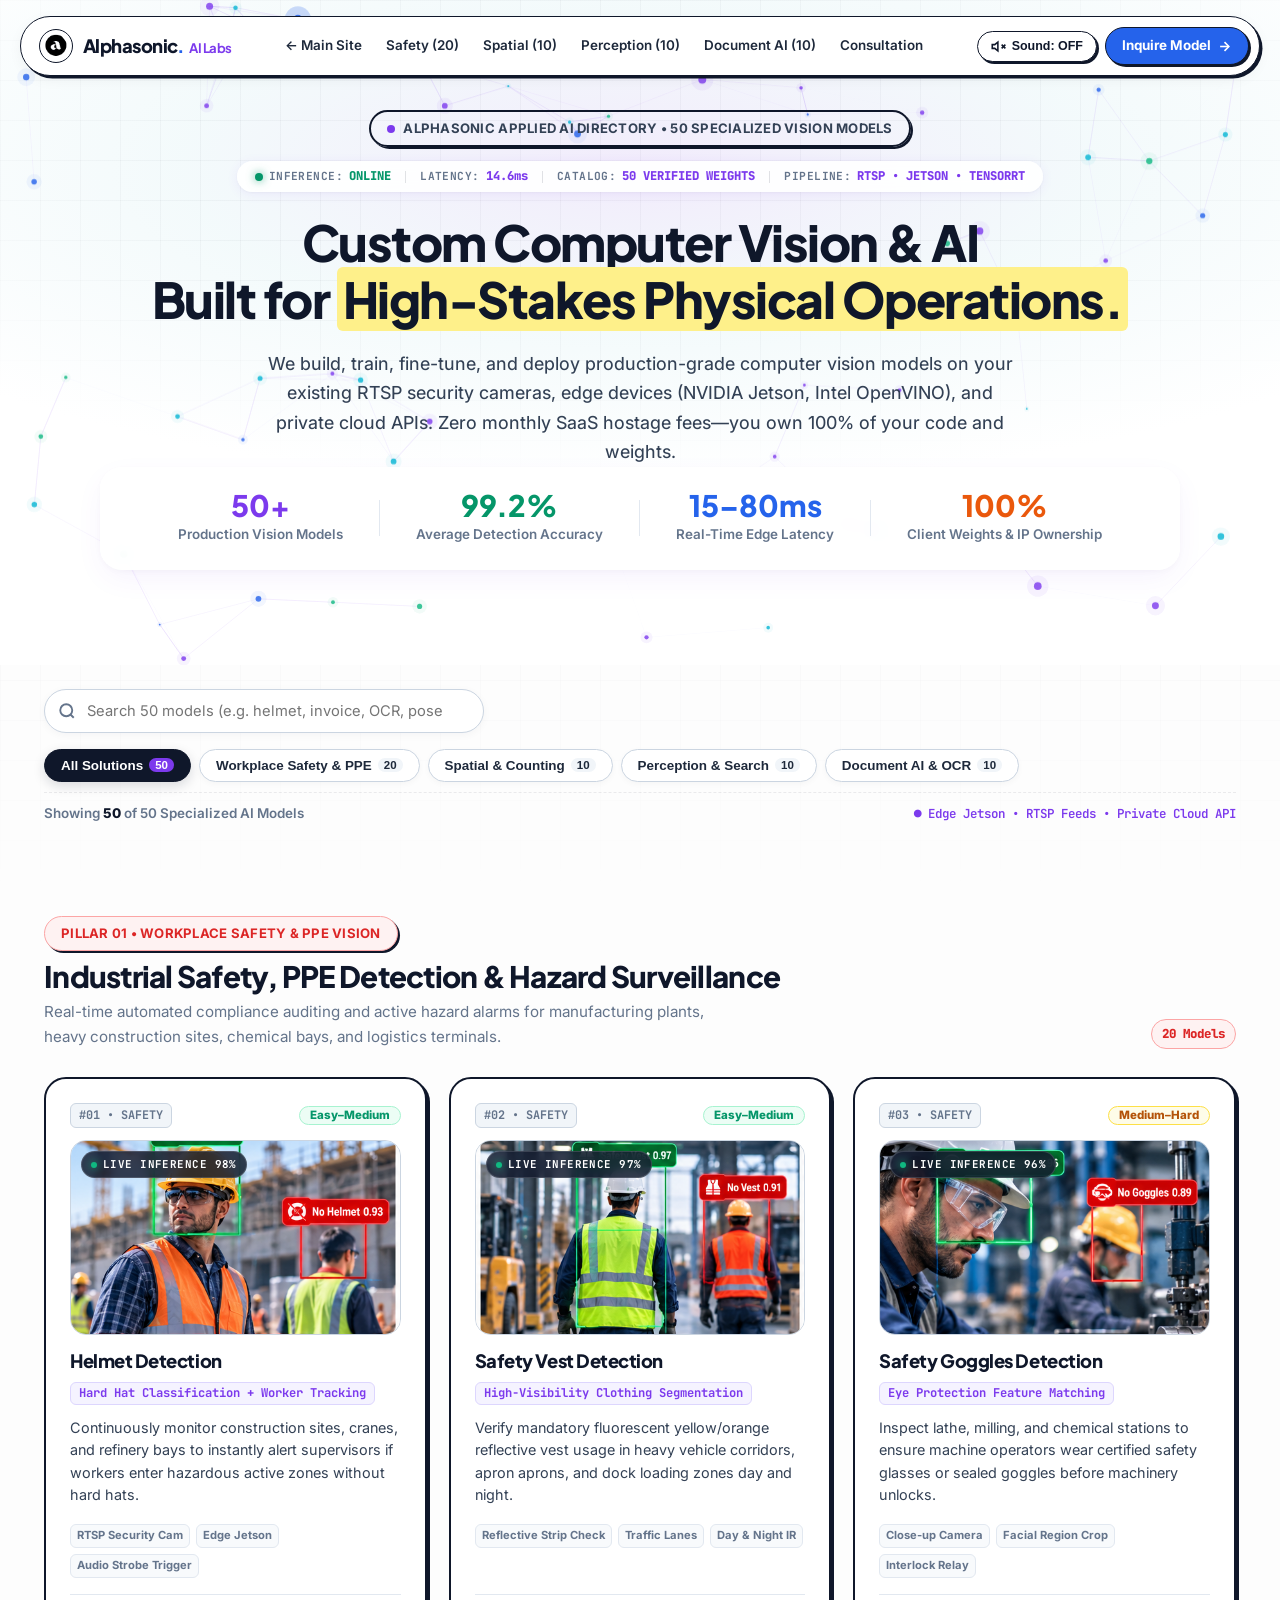
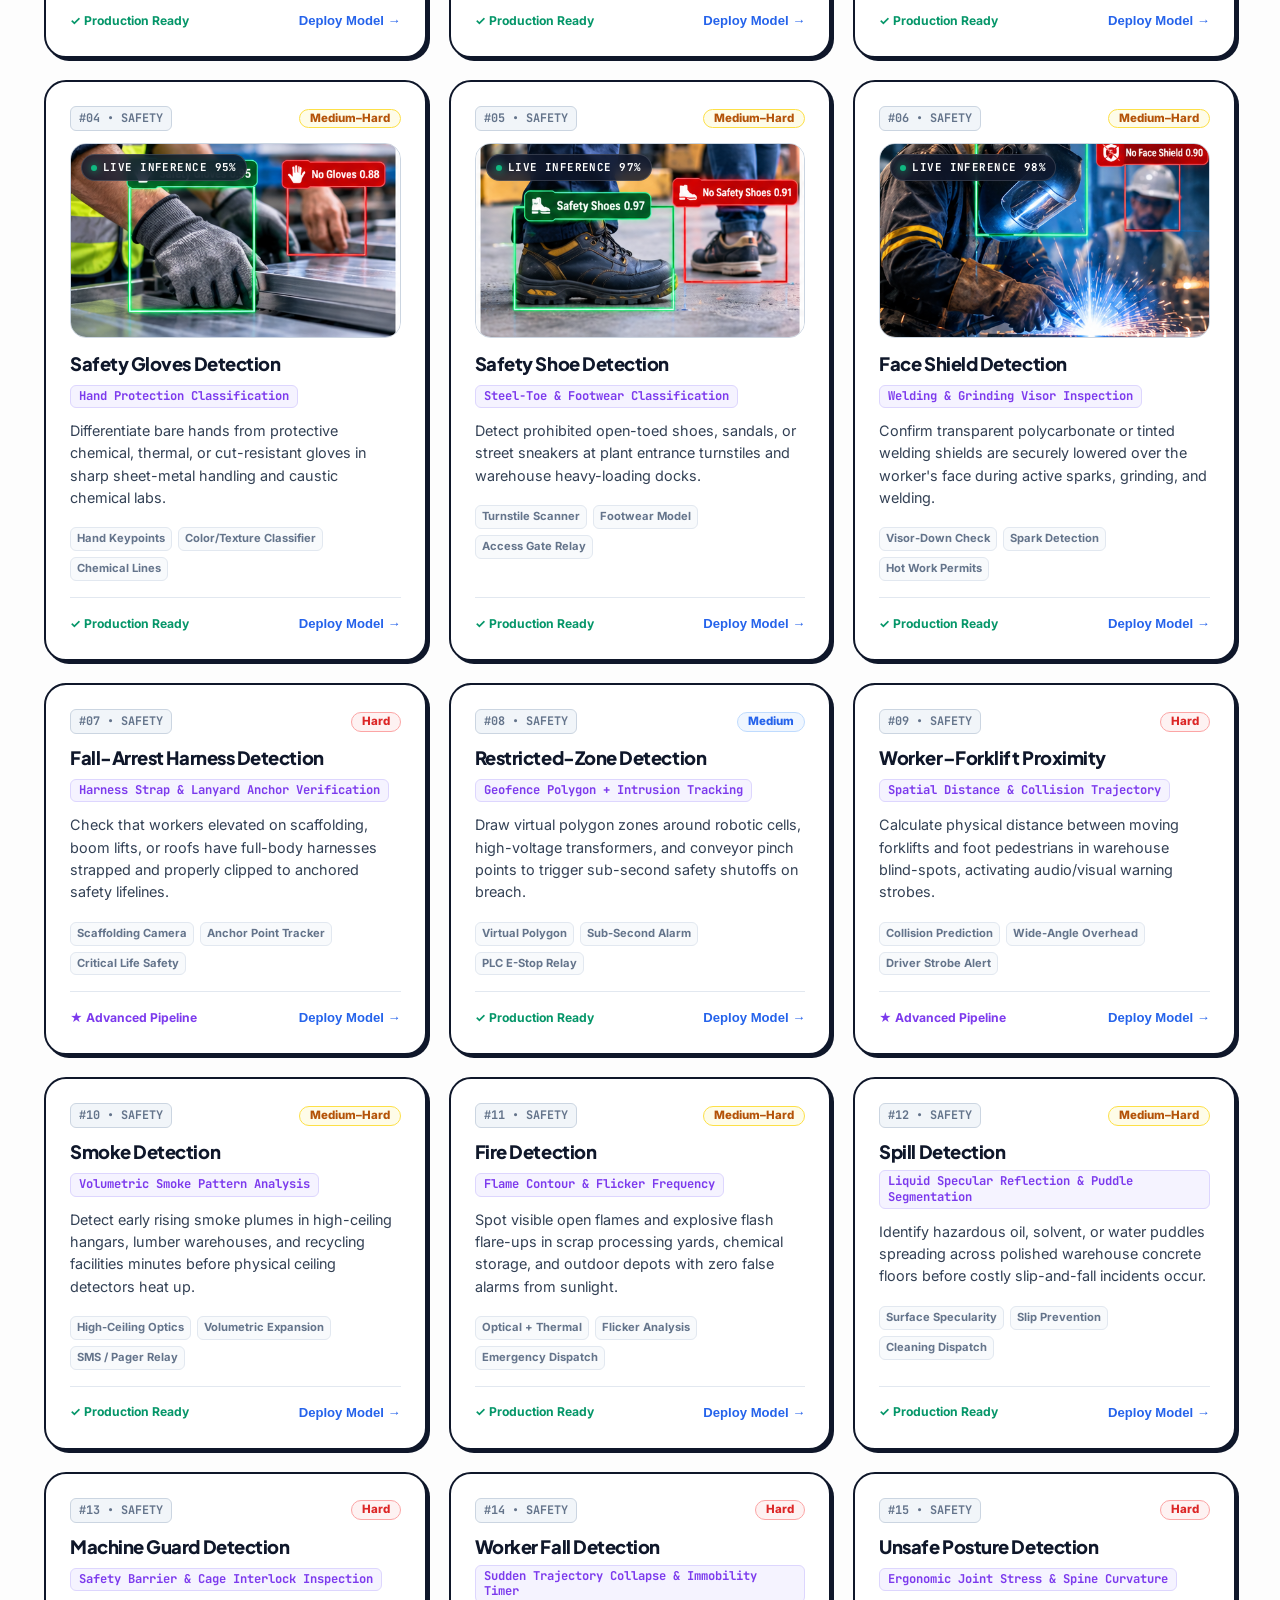
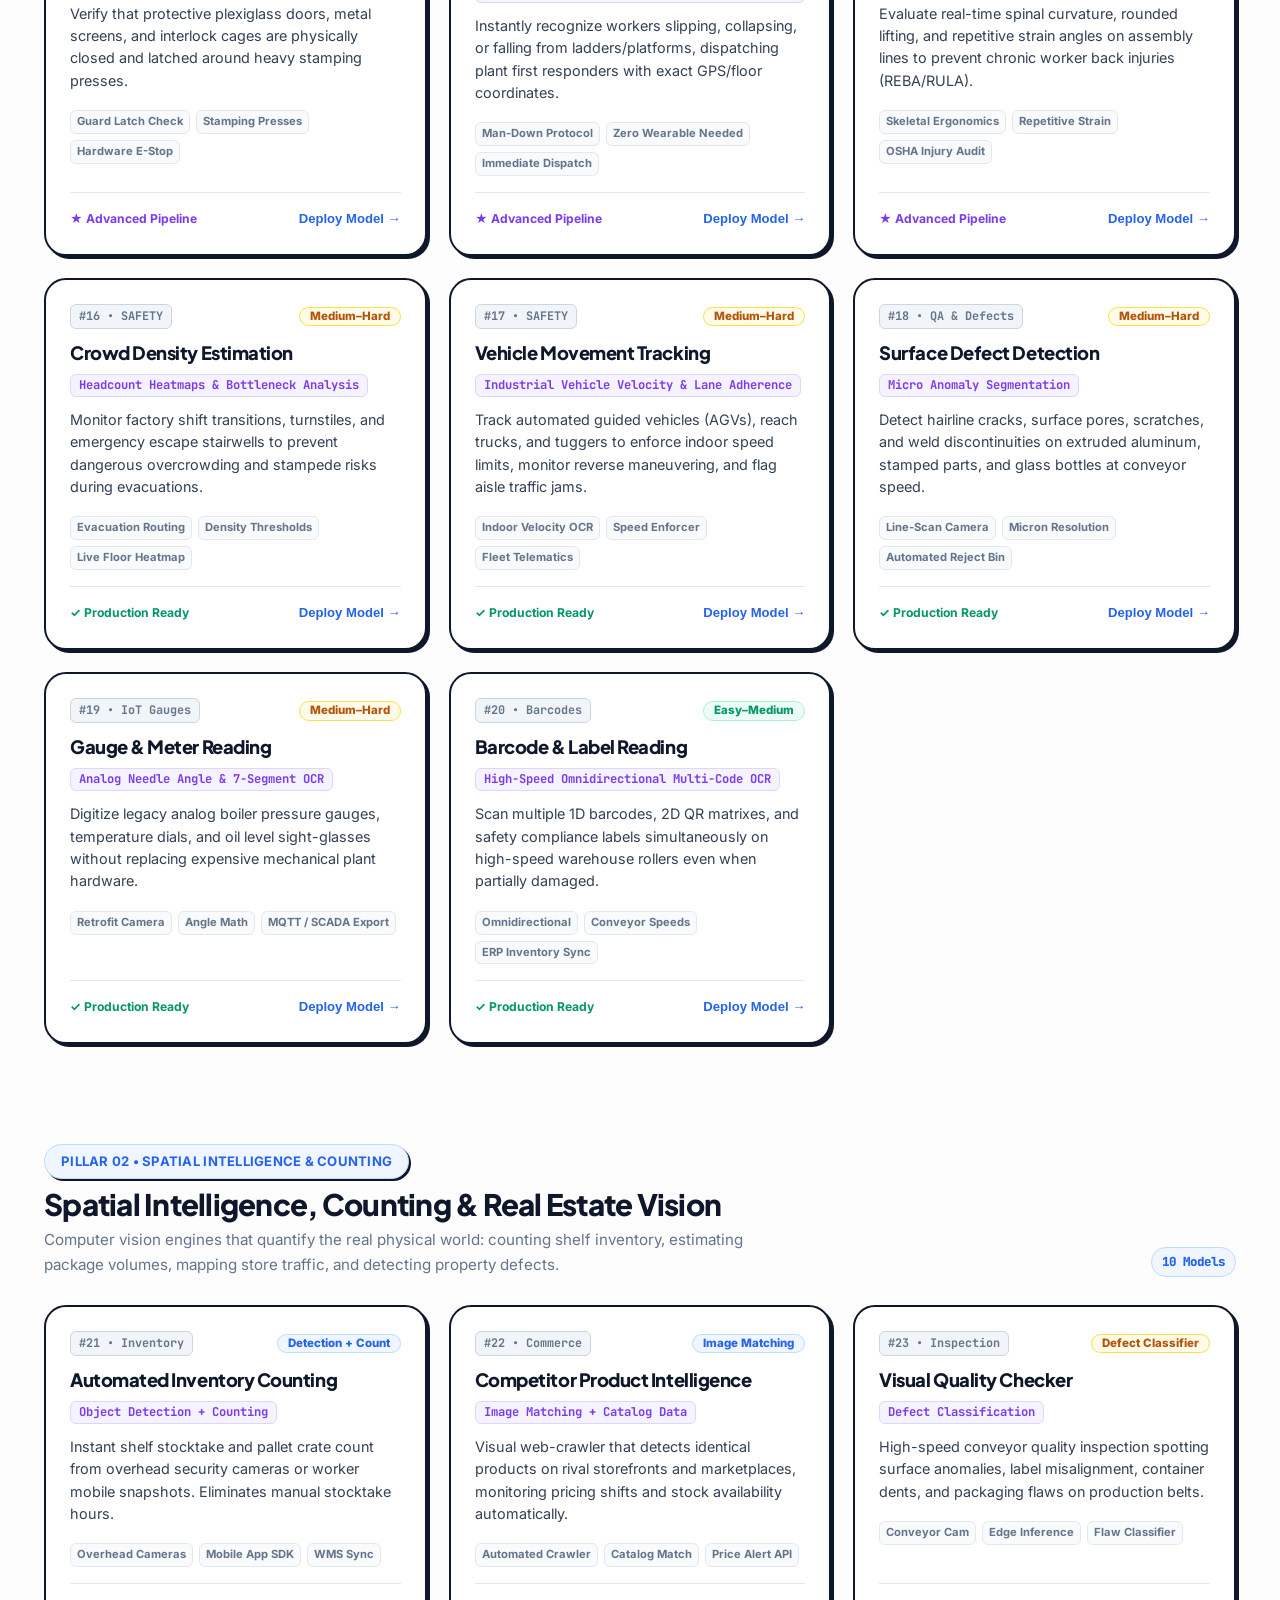
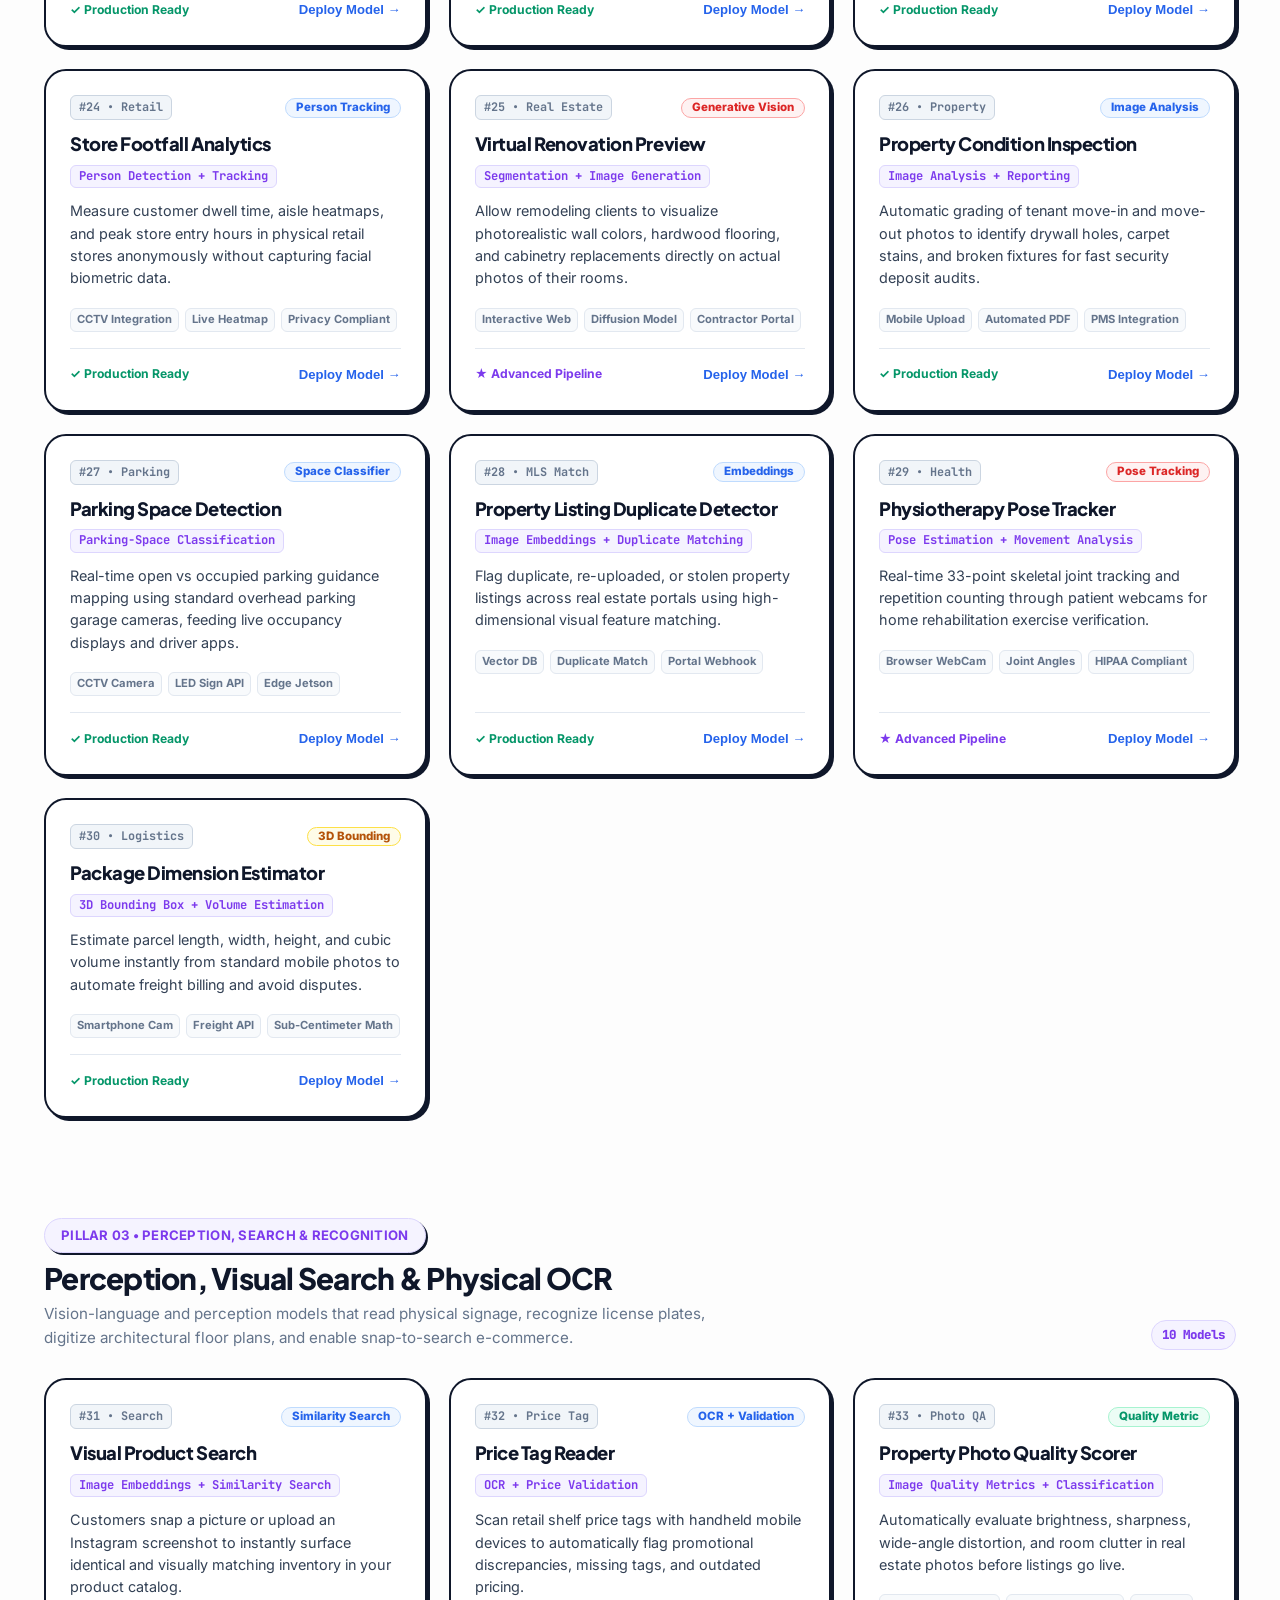
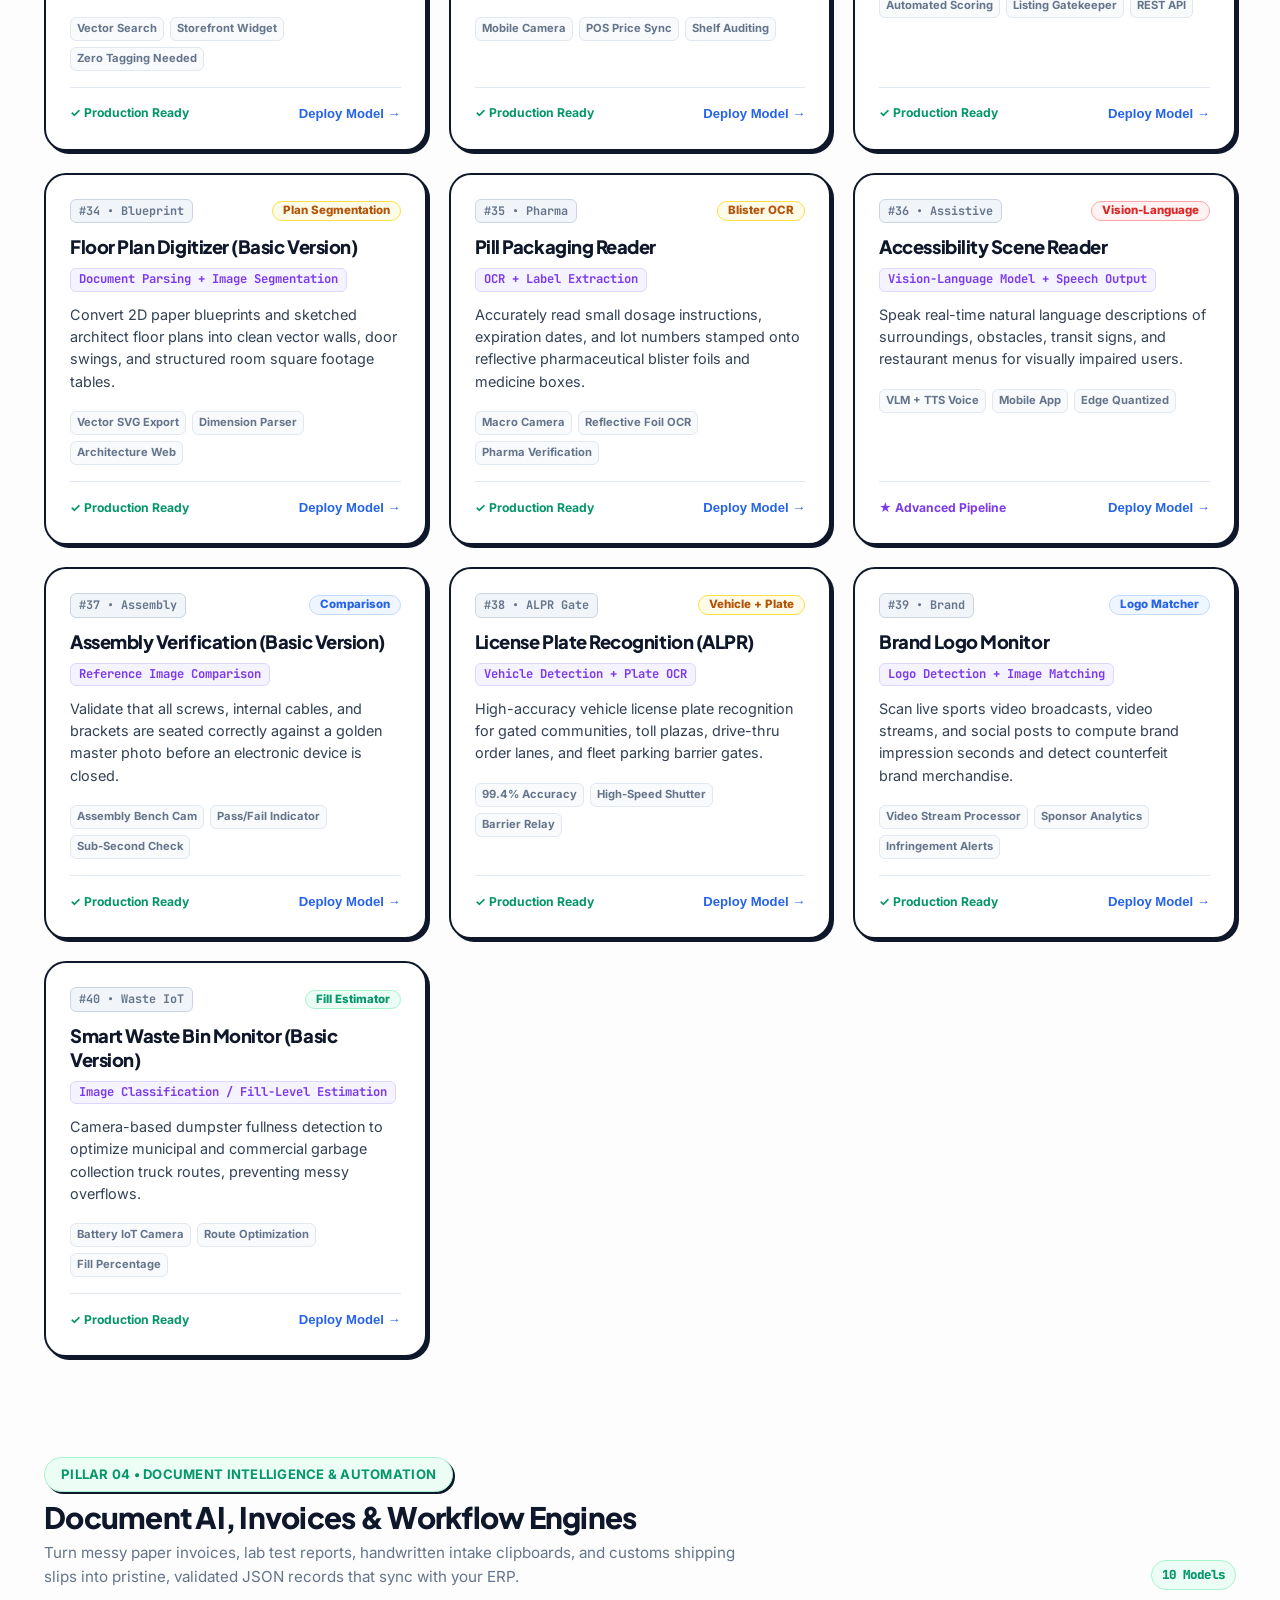
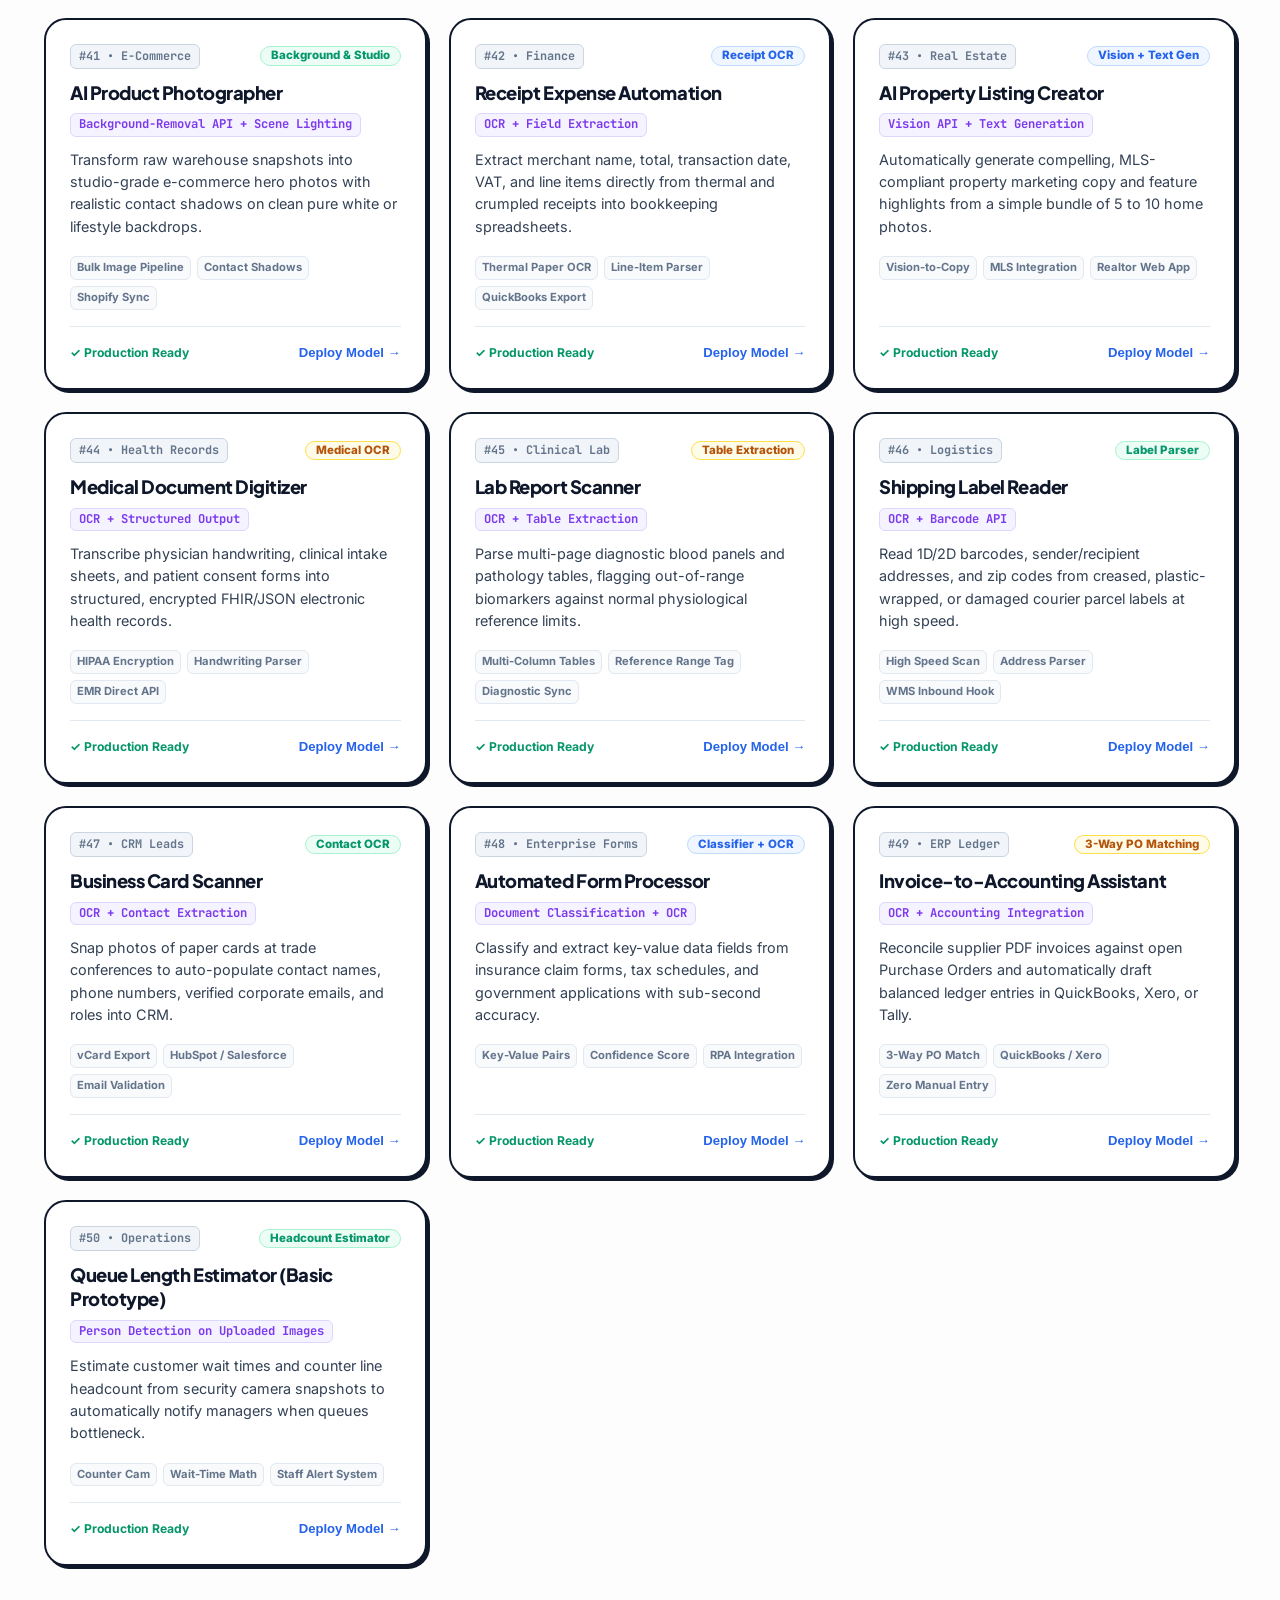
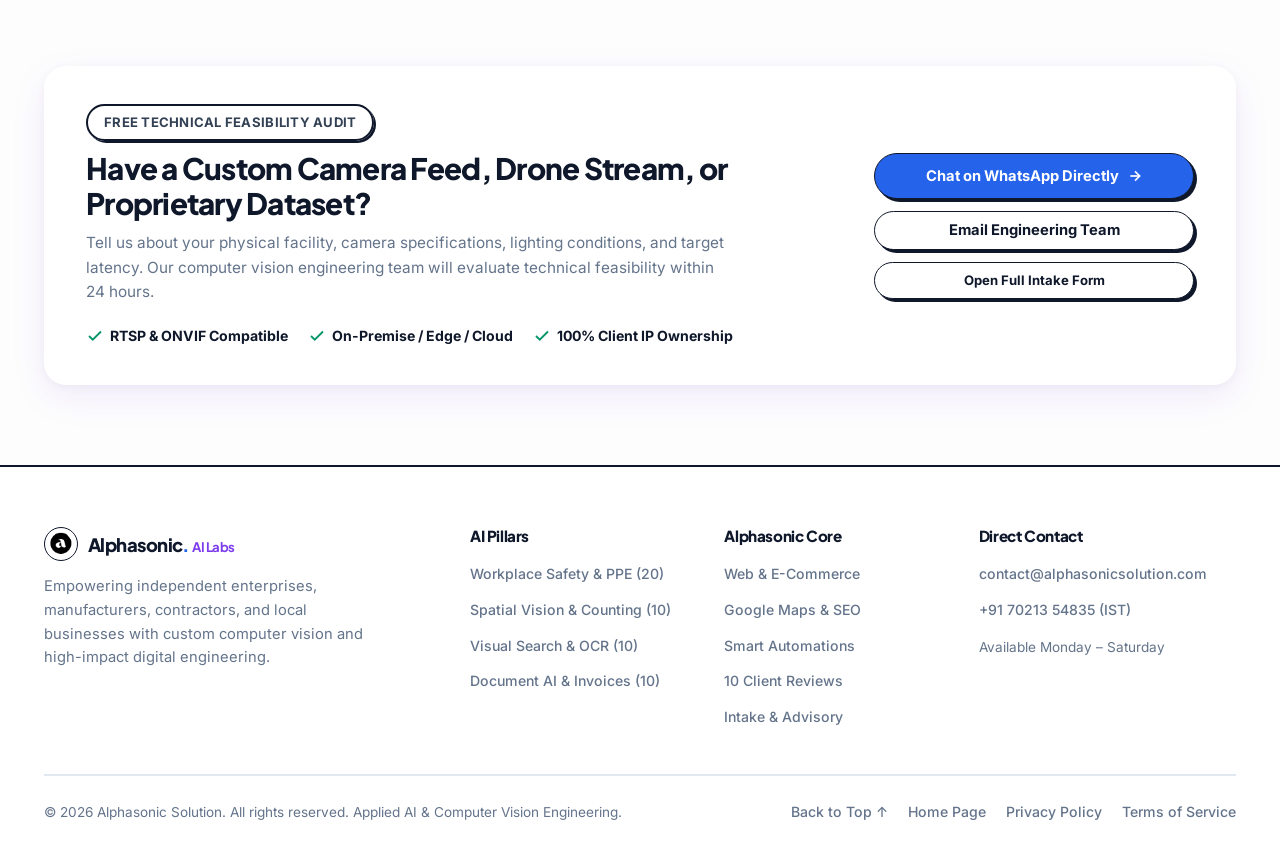
<file: ai-services.html>
<!DOCTYPE html>
<html lang="en">
<head>
  <meta charset="utf-8" />
  <meta name="viewport" content="width=device-width, initial-scale=1.0" />
  <title>Applied AI &amp; Computer Vision Services | Alphasonic Solution Labs</title>
  <meta name="description" content="Explore 50+ custom computer vision, spatial intelligence, document AI, and industrial workplace safety models engineered for physical operations. Zero vendor lock-in." />
  <link rel="icon" type="image/png" href="mainlogo.png" />

  <!-- Google Fonts: Plus Jakarta Sans, Inter, JetBrains Mono -->
  <link rel="preconnect" href="https://fonts.googleapis.com" />
  <link rel="preconnect" href="https://fonts.gstatic.com" crossorigin />
  <link href="https://fonts.googleapis.com/css2?family=Inter:wght@400;500;600;700;800&family=JetBrains+Mono:wght@500;700;800&family=Plus+Jakarta+Sans:wght@600;700;800&display=swap" rel="stylesheet" />

  <!-- Main Stylesheet -->
  <link rel="stylesheet" href="styles.css" />
</head>
<body>

  <!-- Blueprint Architectural Grid Texture -->
  <div class="blueprint-grid-bg"></div>

  <!-- Confetti Canvas -->
  <canvas id="confetti-canvas"></canvas>

  <!-- ========================================================================
       TOP NAVIGATION BAR
       ======================================================================== -->
  <div class="navbar-wrapper">
    <nav class="navbar" id="main-nav">
      <!-- Brand Logo -->
      <a class="nav-brand" href="index.html" aria-label="Alphasonic Solution Home">
        <img src="mainlogo.png" alt="Alphasonic Solution Logo" class="brand-logo-img" />
        <span class="brand-title">Alphasonic<span class="brand-dot">.</span> <span style="font-size: 0.82rem; font-weight: 700; color: var(--pop-purple); margin-left: 2px;">AI Labs</span></span>
      </a>

      <!-- Desktop Links -->
      <ul class="nav-menu" id="nav-links">
        <li><a class="nav-link" href="index.html">← Main Site</a></li>
        <li><a class="nav-link" href="#industrial-safety">Safety (20)</a></li>
        <li><a class="nav-link" href="#spatial-vision">Spatial (10)</a></li>
        <li><a class="nav-link" href="#perception-search">Perception (10)</a></li>
        <li><a class="nav-link" href="#document-ai">Document AI (10)</a></li>
        <li><a class="nav-link" href="#ai-consultation">Consultation</a></li>
      </ul>

      <!-- Action Buttons -->
      <div class="nav-actions">
        <!-- Mechanical Sound Feedback Toggle -->
        <button class="sound-toggle-btn desktop-sound-btn" id="sound-toggle" title="Toggle mechanical audio feedback">
          <svg width="15" height="15" fill="none" stroke="currentColor" stroke-width="2.5" viewBox="0 0 24 24">
            <polygon points="11 5 6 9 2 9 2 15 6 15 11 19 11 5"></polygon>
            <line x1="23" y1="9" x2="17" y2="15"></line>
            <line x1="17" y1="9" x2="23" y2="15"></line>
          </svg>
          <span>Sound: OFF</span>
        </button>

        <a class="btn btn-primary" href="#ai-consultation">
          <span>Inquire Model</span>
          <svg width="15" height="15" fill="none" stroke="currentColor" stroke-width="2.5" viewBox="0 0 24 24">
            <line x1="5" y1="12" x2="19" y2="12"></line>
            <polyline points="12 5 19 12 12 19"></polyline>
          </svg>
        </a>

        <!-- Mobile Menu Toggle Button -->
        <button class="mobile-toggle" aria-label="Open Navigation Menu">
          <svg width="22" height="22" fill="none" stroke="currentColor" stroke-width="2.5" viewBox="0 0 24 24">
            <line x1="3" y1="12" x2="21" y2="12"></line>
            <line x1="3" y1="6" x2="21" y2="6"></line>
            <line x1="3" y1="18" x2="21" y2="18"></line>
          </svg>
        </button>
      </div>
    </nav>
  </div>

  <!-- ========================================================================
       HERO SECTION (High-Contrast Borderless AI Hero with Neural Canvas)
       ======================================================================== -->
  <header class="ai-page-hero">
    <!-- Interactive AI Neural & Computer Vision Canvas -->
    <canvas class="ai-neural-canvas"></canvas>

    <!-- Computer Vision Sweeping Laser Scanline -->
    <div class="ai-scanline-beam"></div>

    <div class="container">
      <div class="ai-hero-inner">
        <!-- Breadcrumb Pill -->
        <div class="badge-pill badge-purple" style="margin-bottom: 14px;">
          <span class="ai-pulse-dot"></span>
          <span>ALPHASONIC APPLIED AI DIRECTORY • 50 SPECIALIZED VISION MODELS</span>
        </div>

        <!-- Live Telemetry HUD Bar -->
        <div class="ai-telemetry-hud">
          <div class="ai-telemetry-item">
            <span class="ai-pulse-dot" style="background: var(--pop-emerald); box-shadow: 0 0 8px rgba(5, 150, 105, 0.7);"></span>
            <span class="ai-telemetry-label">INFERENCE:</span>
            <span class="ai-telemetry-val" style="color: var(--pop-emerald);">ONLINE</span>
          </div>
          <div class="ai-telemetry-divider"></div>
          <div class="ai-telemetry-item">
            <span class="ai-telemetry-label">LATENCY:</span>
            <span class="ai-telemetry-val ai-live-latency">14.2ms</span>
          </div>
          <div class="ai-telemetry-divider"></div>
          <div class="ai-telemetry-item">
            <span class="ai-telemetry-label">CATALOG:</span>
            <span class="ai-telemetry-val">50 VERIFIED WEIGHTS</span>
          </div>
          <div class="ai-telemetry-divider desktop-only"></div>
          <div class="ai-telemetry-item desktop-only">
            <span class="ai-telemetry-label">PIPELINE:</span>
            <span class="ai-telemetry-val">RTSP • JETSON • TENSORRT</span>
          </div>
        </div>

        <h1 class="hero-title">
          Custom Computer Vision &amp; AI <br />
          Built for <span class="text-highlight">High-Stakes Physical Operations.</span>
        </h1>

        <p class="hero-subtitle" style="max-width: 760px; margin: 0 auto;">
          We build, train, fine-tune, and deploy production-grade computer vision models on your existing RTSP security cameras, edge devices (NVIDIA Jetson, Intel OpenVINO), and private cloud APIs. Zero monthly SaaS hostage fees—you own 100% of your code and weights.
        </p>

        <!-- Benchmark Proof Strip -->
        <div class="ai-stats-strip">
          <div class="ai-stat-box">
            <div class="ai-stat-val">50+</div>
            <div class="ai-stat-sub">Production Vision Models</div>
          </div>
          <div class="trust-divider" style="height: 36px;"></div>
          <div class="ai-stat-box">
            <div class="ai-stat-val" style="color: var(--pop-emerald);">99.2%</div>
            <div class="ai-stat-sub">Average Detection Accuracy</div>
          </div>
          <div class="trust-divider" style="height: 36px;"></div>
          <div class="ai-stat-box">
            <div class="ai-stat-val" style="color: var(--brand-blue);">15–80ms</div>
            <div class="ai-stat-sub">Real-Time Edge Latency</div>
          </div>
          <div class="trust-divider" style="height: 36px;"></div>
          <div class="ai-stat-box">
            <div class="ai-stat-val" style="color: var(--pop-orange);">100%</div>
            <div class="ai-stat-sub">Client Weights &amp; IP Ownership</div>
          </div>
        </div>
      </div>
    </div>
  </header>

  <!-- ========================================================================
       STICKY LIVE SEARCH & CATEGORY FILTER TOOLBAR
       ======================================================================== -->
  <div class="ai-filter-sticky-bar">
    <div class="container">
      <div class="ai-filter-toolbar">
        <!-- Live Instant Search Input -->
        <div class="ai-search-box">
          <svg class="ai-search-icon" width="18" height="18" fill="none" stroke="currentColor" stroke-width="2.5" viewBox="0 0 24 24">
            <circle cx="11" cy="11" r="8"></circle>
            <line x1="21" y1="21" x2="16.65" y2="16.65"></line>
          </svg>
          <input 
            type="text" 
            id="ai-search-input" 
            class="ai-search-input" 
            placeholder="Search 50 models (e.g. helmet, invoice, OCR, pose, spill, price tag)..." 
            autocomplete="off" 
          />
          <button class="ai-search-clear" id="ai-search-clear" title="Clear search">✕</button>
        </div>

        <!-- Category Pills -->
        <div class="ai-category-tabs">
          <button class="ai-cat-btn active" data-cat="all">
            <span>All Solutions</span>
            <span class="ai-cat-badge" id="cat-badge-all">50</span>
          </button>
          <button class="ai-cat-btn" data-cat="safety">
            <span>Workplace Safety &amp; PPE</span>
            <span class="ai-cat-badge">20</span>
          </button>
          <button class="ai-cat-btn" data-cat="spatial">
            <span>Spatial &amp; Counting</span>
            <span class="ai-cat-badge">10</span>
          </button>
          <button class="ai-cat-btn" data-cat="perception">
            <span>Perception &amp; Search</span>
            <span class="ai-cat-badge">10</span>
          </button>
          <button class="ai-cat-btn" data-cat="document">
            <span>Document AI &amp; OCR</span>
            <span class="ai-cat-badge">10</span>
          </button>
        </div>
      </div>

      <!-- Integrated Result Counter (Prevents text scrolling behind floating navbar) -->
      <div class="ai-filter-subbar">
        <div>
          Showing <span id="visible-models-count" style="color: var(--ink-black); font-weight: 800;">50</span> of 50 Specialized AI Models
        </div>
        <div style="font-family: 'JetBrains Mono', monospace; font-size: 0.78rem; color: var(--pop-purple);">
          ● Edge Jetson • RTSP Feeds • Private Cloud API
        </div>
      </div>
    </div>
  </div>

  <!-- Main Catalog Container -->
  <main class="container" style="padding-top: 20px; padding-bottom: 80px;">

    <!-- No Results Placeholder -->
    <div class="ai-no-results" id="ai-no-results">
      <div style="font-size: 2.2rem; margin-bottom: 10px;">🔍</div>
      <h3 style="font-size: 1.3rem; margin-bottom: 6px;">No Matching AI Models Found</h3>
      <p style="color: var(--ink-muted); max-width: 480px; margin: 0 auto 18px auto;">
        We build bespoke computer vision solutions for unlisted edge use-cases. Contact our engineering lead to discuss your specific camera feed or dataset.
      </p>
      <button class="btn btn-secondary" id="reset-search-btn">Reset Filters &amp; View All 50 Models</button>
    </div>

    <!-- ========================================================================
         SECTION 1: INDUSTRIAL SAFETY, PPE DETECTION & HAZARD PREVENTION (20 Models)
         ======================================================================== -->
    <section class="ai-category-section" id="industrial-safety" data-category-group="safety">
      <div class="ai-cat-section-header">
        <div class="ai-cat-title-group">
          <div class="badge-pill" style="background: #fef2f2; color: #dc2626; border: 1.5px solid #fca5a5; margin-bottom: 8px;">
            <span>PILLAR 01 • WORKPLACE SAFETY &amp; PPE VISION</span>
          </div>
          <h2>Industrial Safety, PPE Detection &amp; Hazard Surveillance</h2>
          <p>
            Real-time automated compliance auditing and active hazard alarms for manufacturing plants, heavy construction sites, chemical bays, and logistics terminals.
          </p>
        </div>
        <div class="ai-count-tag" style="background: #fef2f2; color: #dc2626; border-color: #fca5a5;">
          20 Models
        </div>
      </div>

      <div class="ai-models-grid">
        <!-- Model 01: Helmet Detection -->
        <article class="ai-model-card" data-category="safety" data-keywords="helmet hard hat worker construction head ppe safety easy medium">
          <div>
            <div class="ai-card-meta-top">
              <span class="ai-model-num">#01 • SAFETY</span>
              <span class="diff-badge diff-easy">Easy–Medium</span>
            </div>
            <div class="ai-card-media">
              <img src="public/helmet.png" alt="Helmet Detection AI Model Inference" loading="lazy" />
              <div class="ai-card-media-badge"><span class="ai-card-media-dot"></span> LIVE INFERENCE 98%</div>
            </div>
            <h3 class="ai-model-title">Helmet Detection</h3>
            <span class="ai-tech-pill">Hard Hat Classification + Worker Tracking</span>
            <p class="ai-model-desc">
              Continuously monitor construction sites, cranes, and refinery bays to instantly alert supervisors if workers enter hazardous active zones without hard hats.
            </p>
            <div class="ai-deploy-row">
              <span class="ai-deploy-tag">RTSP Security Cam</span>
              <span class="ai-deploy-tag">Edge Jetson</span>
              <span class="ai-deploy-tag">Audio Strobe Trigger</span>
            </div>
          </div>
          <div class="ai-model-footer">
            <span style="font-size: 0.76rem; color: var(--pop-emerald); font-weight: 700;">✓ Production Ready</span>
            <button class="ai-inquire-btn" data-model="Helmet Detection" data-tech="Hard Hat Classification + Worker Tracking">
              <span>Deploy Model →</span>
            </button>
          </div>
        </article>

        <!-- Model 02: Safety Vest Detection -->
        <article class="ai-model-card" data-category="safety" data-keywords="safety vest high visibility jacket reflective clothing traffic ppe easy medium">
          <div>
            <div class="ai-card-meta-top">
              <span class="ai-model-num">#02 • SAFETY</span>
              <span class="diff-badge diff-easy">Easy–Medium</span>
            </div>
            <div class="ai-card-media">
              <img src="public/safty%20vest.png" alt="Safety Vest Detection AI Model Inference" loading="lazy" />
              <div class="ai-card-media-badge"><span class="ai-card-media-dot"></span> LIVE INFERENCE 97%</div>
            </div>
            <h3 class="ai-model-title">Safety Vest Detection</h3>
            <span class="ai-tech-pill">High-Visibility Clothing Segmentation</span>
            <p class="ai-model-desc">
              Verify mandatory fluorescent yellow/orange reflective vest usage in heavy vehicle corridors, apron aprons, and dock loading zones day and night.
            </p>
            <div class="ai-deploy-row">
              <span class="ai-deploy-tag">Reflective Strip Check</span>
              <span class="ai-deploy-tag">Traffic Lanes</span>
              <span class="ai-deploy-tag">Day &amp; Night IR</span>
            </div>
          </div>
          <div class="ai-model-footer">
            <span style="font-size: 0.76rem; color: var(--pop-emerald); font-weight: 700;">✓ Production Ready</span>
            <button class="ai-inquire-btn" data-model="Safety Vest Detection" data-tech="High-Visibility Clothing Segmentation">
              <span>Deploy Model →</span>
            </button>
          </div>
        </article>

        <!-- Model 03: Safety Goggles Detection -->
        <article class="ai-model-card" data-category="safety" data-keywords="safety goggles eye protection glasses grinding welding splash medium hard">
          <div>
            <div class="ai-card-meta-top">
              <span class="ai-model-num">#03 • SAFETY</span>
              <span class="diff-badge diff-medium-hard">Medium–Hard</span>
            </div>
            <div class="ai-card-media">
              <img src="public/safty%20gogles.png" alt="Safety Goggles Detection AI Model Inference" loading="lazy" />
              <div class="ai-card-media-badge"><span class="ai-card-media-dot"></span> LIVE INFERENCE 96%</div>
            </div>
            <h3 class="ai-model-title">Safety Goggles Detection</h3>
            <span class="ai-tech-pill">Eye Protection Feature Matching</span>
            <p class="ai-model-desc">
              Inspect lathe, milling, and chemical stations to ensure machine operators wear certified safety glasses or sealed goggles before machinery unlocks.
            </p>
            <div class="ai-deploy-row">
              <span class="ai-deploy-tag">Close-up Camera</span>
              <span class="ai-deploy-tag">Facial Region Crop</span>
              <span class="ai-deploy-tag">Interlock Relay</span>
            </div>
          </div>
          <div class="ai-model-footer">
            <span style="font-size: 0.76rem; color: var(--pop-emerald); font-weight: 700;">✓ Production Ready</span>
            <button class="ai-inquire-btn" data-model="Safety Goggles Detection" data-tech="Eye Protection Feature Matching">
              <span>Deploy Model →</span>
            </button>
          </div>
        </article>

        <!-- Model 04: Safety Gloves Detection -->
        <article class="ai-model-card" data-category="safety" data-keywords="safety gloves hand protection cut thermal chemical medium hard">
          <div>
            <div class="ai-card-meta-top">
              <span class="ai-model-num">#04 • SAFETY</span>
              <span class="diff-badge diff-medium-hard">Medium–Hard</span>
            </div>
            <div class="ai-card-media">
              <img src="public/safty%20gloves.png" alt="Safety Gloves Detection AI Model Inference" loading="lazy" />
              <div class="ai-card-media-badge"><span class="ai-card-media-dot"></span> LIVE INFERENCE 95%</div>
            </div>
            <h3 class="ai-model-title">Safety Gloves Detection</h3>
            <span class="ai-tech-pill">Hand Protection Classification</span>
            <p class="ai-model-desc">
              Differentiate bare hands from protective chemical, thermal, or cut-resistant gloves in sharp sheet-metal handling and caustic chemical labs.
            </p>
            <div class="ai-deploy-row">
              <span class="ai-deploy-tag">Hand Keypoints</span>
              <span class="ai-deploy-tag">Color/Texture Classifier</span>
              <span class="ai-deploy-tag">Chemical Lines</span>
            </div>
          </div>
          <div class="ai-model-footer">
            <span style="font-size: 0.76rem; color: var(--pop-emerald); font-weight: 700;">✓ Production Ready</span>
            <button class="ai-inquire-btn" data-model="Safety Gloves Detection" data-tech="Hand Protection Classification">
              <span>Deploy Model →</span>
            </button>
          </div>
        </article>

        <!-- Model 05: Safety Shoe Detection -->
        <article class="ai-model-card" data-category="safety" data-keywords="safety shoe boots steel toe footwear turnstile entrance medium hard">
          <div>
            <div class="ai-card-meta-top">
              <span class="ai-model-num">#05 • SAFETY</span>
              <span class="diff-badge diff-medium-hard">Medium–Hard</span>
            </div>
            <div class="ai-card-media">
              <img src="public/safty%20shoes.png" alt="Safety Shoe Detection AI Model Inference" loading="lazy" />
              <div class="ai-card-media-badge"><span class="ai-card-media-dot"></span> LIVE INFERENCE 97%</div>
            </div>
            <h3 class="ai-model-title">Safety Shoe Detection</h3>
            <span class="ai-tech-pill">Steel-Toe &amp; Footwear Classification</span>
            <p class="ai-model-desc">
              Detect prohibited open-toed shoes, sandals, or street sneakers at plant entrance turnstiles and warehouse heavy-loading docks.
            </p>
            <div class="ai-deploy-row">
              <span class="ai-deploy-tag">Turnstile Scanner</span>
              <span class="ai-deploy-tag">Footwear Model</span>
              <span class="ai-deploy-tag">Access Gate Relay</span>
            </div>
          </div>
          <div class="ai-model-footer">
            <span style="font-size: 0.76rem; color: var(--pop-emerald); font-weight: 700;">✓ Production Ready</span>
            <button class="ai-inquire-btn" data-model="Safety Shoe Detection" data-tech="Steel-Toe &amp; Footwear Classification">
              <span>Deploy Model →</span>
            </button>
          </div>
        </article>

        <!-- Model 06: Face Shield Detection -->
        <article class="ai-model-card" data-category="safety" data-keywords="face shield welding grinding visor protection mask medium hard">
          <div>
            <div class="ai-card-meta-top">
              <span class="ai-model-num">#06 • SAFETY</span>
              <span class="diff-badge diff-medium-hard">Medium–Hard</span>
            </div>
            <div class="ai-card-media">
              <img src="public/face%20shiled.png" alt="Face Shield Detection AI Model Inference" loading="lazy" />
              <div class="ai-card-media-badge"><span class="ai-card-media-dot"></span> LIVE INFERENCE 98%</div>
            </div>
            <h3 class="ai-model-title">Face Shield Detection</h3>
            <span class="ai-tech-pill">Welding &amp; Grinding Visor Inspection</span>
            <p class="ai-model-desc">
              Confirm transparent polycarbonate or tinted welding shields are securely lowered over the worker's face during active sparks, grinding, and welding.
            </p>
            <div class="ai-deploy-row">
              <span class="ai-deploy-tag">Visor-Down Check</span>
              <span class="ai-deploy-tag">Spark Detection</span>
              <span class="ai-deploy-tag">Hot Work Permits</span>
            </div>
          </div>
          <div class="ai-model-footer">
            <span style="font-size: 0.76rem; color: var(--pop-emerald); font-weight: 700;">✓ Production Ready</span>
            <button class="ai-inquire-btn" data-model="Face Shield Detection" data-tech="Welding &amp; Grinding Visor Inspection">
              <span>Deploy Model →</span>
            </button>
          </div>
        </article>

        <!-- Model 07: Fall-Arrest Harness Detection -->
        <article class="ai-model-card" data-category="safety" data-keywords="fall arrest harness tether lanyard scaffolding heights anchor hard">
          <div>
            <div class="ai-card-meta-top">
              <span class="ai-model-num">#07 • SAFETY</span>
              <span class="diff-badge diff-hard">Hard</span>
            </div>
            <h3 class="ai-model-title">Fall-Arrest Harness Detection</h3>
            <span class="ai-tech-pill">Harness Strap &amp; Lanyard Anchor Verification</span>
            <p class="ai-model-desc">
              Check that workers elevated on scaffolding, boom lifts, or roofs have full-body harnesses strapped and properly clipped to anchored safety lifelines.
            </p>
            <div class="ai-deploy-row">
              <span class="ai-deploy-tag">Scaffolding Camera</span>
              <span class="ai-deploy-tag">Anchor Point Tracker</span>
              <span class="ai-deploy-tag">Critical Life Safety</span>
            </div>
          </div>
          <div class="ai-model-footer">
            <span style="font-size: 0.76rem; color: var(--pop-purple); font-weight: 700;">★ Advanced Pipeline</span>
            <button class="ai-inquire-btn" data-model="Fall-Arrest Harness Detection" data-tech="Harness Strap &amp; Lanyard Anchor Verification">
              <span>Deploy Model →</span>
            </button>
          </div>
        </article>

        <!-- Model 08: Restricted-Zone Detection -->
        <article class="ai-model-card" data-category="safety" data-keywords="restricted zone geofence intrusion redline boundary high voltage medium">
          <div>
            <div class="ai-card-meta-top">
              <span class="ai-model-num">#08 • SAFETY</span>
              <span class="diff-badge diff-medium">Medium</span>
            </div>
            <h3 class="ai-model-title">Restricted-Zone Detection</h3>
            <span class="ai-tech-pill">Geofence Polygon + Intrusion Tracking</span>
            <p class="ai-model-desc">
              Draw virtual polygon zones around robotic cells, high-voltage transformers, and conveyor pinch points to trigger sub-second safety shutoffs on breach.
            </p>
            <div class="ai-deploy-row">
              <span class="ai-deploy-tag">Virtual Polygon</span>
              <span class="ai-deploy-tag">Sub-Second Alarm</span>
              <span class="ai-deploy-tag">PLC E-Stop Relay</span>
            </div>
          </div>
          <div class="ai-model-footer">
            <span style="font-size: 0.76rem; color: var(--pop-emerald); font-weight: 700;">✓ Production Ready</span>
            <button class="ai-inquire-btn" data-model="Restricted-Zone Detection" data-tech="Geofence Polygon + Intrusion Tracking">
              <span>Deploy Model →</span>
            </button>
          </div>
        </article>

        <!-- Model 09: Worker–Forklift Proximity -->
        <article class="ai-model-card" data-category="safety" data-keywords="forklift worker proximity collision pedestrian warehouse blind spot hard">
          <div>
            <div class="ai-card-meta-top">
              <span class="ai-model-num">#09 • SAFETY</span>
              <span class="diff-badge diff-hard">Hard</span>
            </div>
            <h3 class="ai-model-title">Worker–Forklift Proximity</h3>
            <span class="ai-tech-pill">Spatial Distance &amp; Collision Trajectory</span>
            <p class="ai-model-desc">
              Calculate physical distance between moving forklifts and foot pedestrians in warehouse blind-spots, activating audio/visual warning strobes.
            </p>
            <div class="ai-deploy-row">
              <span class="ai-deploy-tag">Collision Prediction</span>
              <span class="ai-deploy-tag">Wide-Angle Overhead</span>
              <span class="ai-deploy-tag">Driver Strobe Alert</span>
            </div>
          </div>
          <div class="ai-model-footer">
            <span style="font-size: 0.76rem; color: var(--pop-purple); font-weight: 700;">★ Advanced Pipeline</span>
            <button class="ai-inquire-btn" data-model="Worker–Forklift Proximity" data-tech="Spatial Distance &amp; Collision Trajectory">
              <span>Deploy Model →</span>
            </button>
          </div>
        </article>

        <!-- Model 10: Smoke Detection -->
        <article class="ai-model-card" data-category="safety" data-keywords="smoke detection fire early warning warehouse hangar ceiling medium hard">
          <div>
            <div class="ai-card-meta-top">
              <span class="ai-model-num">#10 • SAFETY</span>
              <span class="diff-badge diff-medium-hard">Medium–Hard</span>
            </div>
            <h3 class="ai-model-title">Smoke Detection</h3>
            <span class="ai-tech-pill">Volumetric Smoke Pattern Analysis</span>
            <p class="ai-model-desc">
              Detect early rising smoke plumes in high-ceiling hangars, lumber warehouses, and recycling facilities minutes before physical ceiling detectors heat up.
            </p>
            <div class="ai-deploy-row">
              <span class="ai-deploy-tag">High-Ceiling Optics</span>
              <span class="ai-deploy-tag">Volumetric Expansion</span>
              <span class="ai-deploy-tag">SMS / Pager Relay</span>
            </div>
          </div>
          <div class="ai-model-footer">
            <span style="font-size: 0.76rem; color: var(--pop-emerald); font-weight: 700;">✓ Production Ready</span>
            <button class="ai-inquire-btn" data-model="Smoke Detection" data-tech="Volumetric Smoke Pattern Analysis">
              <span>Deploy Model →</span>
            </button>
          </div>
        </article>

        <!-- Model 11: Fire Detection -->
        <article class="ai-model-card" data-category="safety" data-keywords="fire detection flame heat infrared scrap yard chemical medium hard">
          <div>
            <div class="ai-card-meta-top">
              <span class="ai-model-num">#11 • SAFETY</span>
              <span class="diff-badge diff-medium-hard">Medium–Hard</span>
            </div>
            <h3 class="ai-model-title">Fire Detection</h3>
            <span class="ai-tech-pill">Flame Contour &amp; Flicker Frequency</span>
            <p class="ai-model-desc">
              Spot visible open flames and explosive flash flare-ups in scrap processing yards, chemical storage, and outdoor depots with zero false alarms from sunlight.
            </p>
            <div class="ai-deploy-row">
              <span class="ai-deploy-tag">Optical + Thermal</span>
              <span class="ai-deploy-tag">Flicker Analysis</span>
              <span class="ai-deploy-tag">Emergency Dispatch</span>
            </div>
          </div>
          <div class="ai-model-footer">
            <span style="font-size: 0.76rem; color: var(--pop-emerald); font-weight: 700;">✓ Production Ready</span>
            <button class="ai-inquire-btn" data-model="Fire Detection" data-tech="Flame Contour &amp; Flicker Frequency">
              <span>Deploy Model →</span>
            </button>
          </div>
        </article>

        <!-- Model 12: Spill Detection -->
        <article class="ai-model-card" data-category="safety" data-keywords="spill liquid puddle oil chemical slip hazard slip and fall floor medium hard">
          <div>
            <div class="ai-card-meta-top">
              <span class="ai-model-num">#12 • SAFETY</span>
              <span class="diff-badge diff-medium-hard">Medium–Hard</span>
            </div>
            <h3 class="ai-model-title">Spill Detection</h3>
            <span class="ai-tech-pill">Liquid Specular Reflection &amp; Puddle Segmentation</span>
            <p class="ai-model-desc">
              Identify hazardous oil, solvent, or water puddles spreading across polished warehouse concrete floors before costly slip-and-fall incidents occur.
            </p>
            <div class="ai-deploy-row">
              <span class="ai-deploy-tag">Surface Specularity</span>
              <span class="ai-deploy-tag">Slip Prevention</span>
              <span class="ai-deploy-tag">Cleaning Dispatch</span>
            </div>
          </div>
          <div class="ai-model-footer">
            <span style="font-size: 0.76rem; color: var(--pop-emerald); font-weight: 700;">✓ Production Ready</span>
            <button class="ai-inquire-btn" data-model="Spill Detection" data-tech="Liquid Specular Reflection &amp; Puddle Segmentation">
              <span>Deploy Model →</span>
            </button>
          </div>
        </article>

        <!-- Model 13: Machine Guard Detection -->
        <article class="ai-model-card" data-category="safety" data-keywords="machine guard safety cage interlock stamping press blade barrier hard">
          <div>
            <div class="ai-card-meta-top">
              <span class="ai-model-num">#13 • SAFETY</span>
              <span class="diff-badge diff-hard">Hard</span>
            </div>
            <h3 class="ai-model-title">Machine Guard Detection</h3>
            <span class="ai-tech-pill">Safety Barrier &amp; Cage Interlock Inspection</span>
            <p class="ai-model-desc">
              Verify that protective plexiglass doors, metal screens, and interlock cages are physically closed and latched around heavy stamping presses.
            </p>
            <div class="ai-deploy-row">
              <span class="ai-deploy-tag">Guard Latch Check</span>
              <span class="ai-deploy-tag">Stamping Presses</span>
              <span class="ai-deploy-tag">Hardware E-Stop</span>
            </div>
          </div>
          <div class="ai-model-footer">
            <span style="font-size: 0.76rem; color: var(--pop-purple); font-weight: 700;">★ Advanced Pipeline</span>
            <button class="ai-inquire-btn" data-model="Machine Guard Detection" data-tech="Safety Barrier &amp; Cage Interlock Inspection">
              <span>Deploy Model →</span>
            </button>
          </div>
        </article>

        <!-- Model 14: Worker Fall Detection -->
        <article class="ai-model-card" data-category="safety" data-keywords="worker fall detection man down slip collapse immobility emergency hard">
          <div>
            <div class="ai-card-meta-top">
              <span class="ai-model-num">#14 • SAFETY</span>
              <span class="diff-badge diff-hard">Hard</span>
            </div>
            <h3 class="ai-model-title">Worker Fall Detection</h3>
            <span class="ai-tech-pill">Sudden Trajectory Collapse &amp; Immobility Timer</span>
            <p class="ai-model-desc">
              Instantly recognize workers slipping, collapsing, or falling from ladders/platforms, dispatching plant first responders with exact GPS/floor coordinates.
            </p>
            <div class="ai-deploy-row">
              <span class="ai-deploy-tag">Man-Down Protocol</span>
              <span class="ai-deploy-tag">Zero Wearable Needed</span>
              <span class="ai-deploy-tag">Immediate Dispatch</span>
            </div>
          </div>
          <div class="ai-model-footer">
            <span style="font-size: 0.76rem; color: var(--pop-purple); font-weight: 700;">★ Advanced Pipeline</span>
            <button class="ai-inquire-btn" data-model="Worker Fall Detection" data-tech="Sudden Trajectory Collapse &amp; Immobility Timer">
              <span>Deploy Model →</span>
            </button>
          </div>
        </article>

        <!-- Model 15: Unsafe Posture Detection -->
        <article class="ai-model-card" data-category="safety" data-keywords="unsafe posture ergonomics spine back injury lifting reba rula hard">
          <div>
            <div class="ai-card-meta-top">
              <span class="ai-model-num">#15 • SAFETY</span>
              <span class="diff-badge diff-hard">Hard</span>
            </div>
            <h3 class="ai-model-title">Unsafe Posture Detection</h3>
            <span class="ai-tech-pill">Ergonomic Joint Stress &amp; Spine Curvature</span>
            <p class="ai-model-desc">
              Evaluate real-time spinal curvature, rounded lifting, and repetitive strain angles on assembly lines to prevent chronic worker back injuries (REBA/RULA).
            </p>
            <div class="ai-deploy-row">
              <span class="ai-deploy-tag">Skeletal Ergonomics</span>
              <span class="ai-deploy-tag">Repetitive Strain</span>
              <span class="ai-deploy-tag">OSHA Injury Audit</span>
            </div>
          </div>
          <div class="ai-model-footer">
            <span style="font-size: 0.76rem; color: var(--pop-purple); font-weight: 700;">★ Advanced Pipeline</span>
            <button class="ai-inquire-btn" data-model="Unsafe Posture Detection" data-tech="Ergonomic Joint Stress &amp; Spine Curvature">
              <span>Deploy Model →</span>
            </button>
          </div>
        </article>

        <!-- Model 16: Crowd Density Estimation -->
        <article class="ai-model-card" data-category="safety" data-keywords="crowd density estimation evacuation bottleneck overcrowding exits medium hard">
          <div>
            <div class="ai-card-meta-top">
              <span class="ai-model-num">#16 • SAFETY</span>
              <span class="diff-badge diff-medium-hard">Medium–Hard</span>
            </div>
            <h3 class="ai-model-title">Crowd Density Estimation</h3>
            <span class="ai-tech-pill">Headcount Heatmaps &amp; Bottleneck Analysis</span>
            <p class="ai-model-desc">
              Monitor factory shift transitions, turnstiles, and emergency escape stairwells to prevent dangerous overcrowding and stampede risks during evacuations.
            </p>
            <div class="ai-deploy-row">
              <span class="ai-deploy-tag">Evacuation Routing</span>
              <span class="ai-deploy-tag">Density Thresholds</span>
              <span class="ai-deploy-tag">Live Floor Heatmap</span>
            </div>
          </div>
          <div class="ai-model-footer">
            <span style="font-size: 0.76rem; color: var(--pop-emerald); font-weight: 700;">✓ Production Ready</span>
            <button class="ai-inquire-btn" data-model="Crowd Density Estimation" data-tech="Headcount Heatmaps &amp; Bottleneck Analysis">
              <span>Deploy Model →</span>
            </button>
          </div>
        </article>

        <!-- Model 17: Vehicle Movement Tracking -->
        <article class="ai-model-card" data-category="safety" data-keywords="vehicle movement tracking agv forklift speed lane enforcement medium hard">
          <div>
            <div class="ai-card-meta-top">
              <span class="ai-model-num">#17 • SAFETY</span>
              <span class="diff-badge diff-medium-hard">Medium–Hard</span>
            </div>
            <h3 class="ai-model-title">Vehicle Movement Tracking</h3>
            <span class="ai-tech-pill">Industrial Vehicle Velocity &amp; Lane Adherence</span>
            <p class="ai-model-desc">
              Track automated guided vehicles (AGVs), reach trucks, and tuggers to enforce indoor speed limits, monitor reverse maneuvering, and flag aisle traffic jams.
            </p>
            <div class="ai-deploy-row">
              <span class="ai-deploy-tag">Indoor Velocity OCR</span>
              <span class="ai-deploy-tag">Speed Enforcer</span>
              <span class="ai-deploy-tag">Fleet Telematics</span>
            </div>
          </div>
          <div class="ai-model-footer">
            <span style="font-size: 0.76rem; color: var(--pop-emerald); font-weight: 700;">✓ Production Ready</span>
            <button class="ai-inquire-btn" data-model="Vehicle Movement Tracking" data-tech="Industrial Vehicle Velocity &amp; Lane Adherence">
              <span>Deploy Model →</span>
            </button>
          </div>
        </article>

        <!-- Model 18: Surface Defect Detection -->
        <article class="ai-model-card" data-category="safety" data-keywords="defect detection crack scratch surface micro quality assurance medium hard">
          <div>
            <div class="ai-card-meta-top">
              <span class="ai-model-num">#18 • QA &amp; Defects</span>
              <span class="diff-badge diff-medium-hard">Medium–Hard</span>
            </div>
            <h3 class="ai-model-title">Surface Defect Detection</h3>
            <span class="ai-tech-pill">Micro Anomaly Segmentation</span>
            <p class="ai-model-desc">
              Detect hairline cracks, surface pores, scratches, and weld discontinuities on extruded aluminum, stamped parts, and glass bottles at conveyor speed.
            </p>
            <div class="ai-deploy-row">
              <span class="ai-deploy-tag">Line-Scan Camera</span>
              <span class="ai-deploy-tag">Micron Resolution</span>
              <span class="ai-deploy-tag">Automated Reject Bin</span>
            </div>
          </div>
          <div class="ai-model-footer">
            <span style="font-size: 0.76rem; color: var(--pop-emerald); font-weight: 700;">✓ Production Ready</span>
            <button class="ai-inquire-btn" data-model="Surface Defect Detection" data-tech="Micro Anomaly Segmentation">
              <span>Deploy Model →</span>
            </button>
          </div>
        </article>

        <!-- Model 19: Gauge and Meter Reading -->
        <article class="ai-model-card" data-category="safety" data-keywords="gauge meter analog reading dial needle pressure temperature scada medium hard">
          <div>
            <div class="ai-card-meta-top">
              <span class="ai-model-num">#19 • IoT Gauges</span>
              <span class="diff-badge diff-medium-hard">Medium–Hard</span>
            </div>
            <h3 class="ai-model-title">Gauge &amp; Meter Reading</h3>
            <span class="ai-tech-pill">Analog Needle Angle &amp; 7-Segment OCR</span>
            <p class="ai-model-desc">
              Digitize legacy analog boiler pressure gauges, temperature dials, and oil level sight-glasses without replacing expensive mechanical plant hardware.
            </p>
            <div class="ai-deploy-row">
              <span class="ai-deploy-tag">Retrofit Camera</span>
              <span class="ai-deploy-tag">Angle Math</span>
              <span class="ai-deploy-tag">MQTT / SCADA Export</span>
            </div>
          </div>
          <div class="ai-model-footer">
            <span style="font-size: 0.76rem; color: var(--pop-emerald); font-weight: 700;">✓ Production Ready</span>
            <button class="ai-inquire-btn" data-model="Gauge and Meter Reading" data-tech="Analog Needle Angle &amp; 7-Segment OCR">
              <span>Deploy Model →</span>
            </button>
          </div>
        </article>

        <!-- Model 20: Barcode & Label Reading -->
        <article class="ai-model-card" data-category="safety" data-keywords="barcode label reading pallet equipment tracking logistics easy medium">
          <div>
            <div class="ai-card-meta-top">
              <span class="ai-model-num">#20 • Barcodes</span>
              <span class="diff-badge diff-easy">Easy–Medium</span>
            </div>
            <h3 class="ai-model-title">Barcode &amp; Label Reading</h3>
            <span class="ai-tech-pill">High-Speed Omnidirectional Multi-Code OCR</span>
            <p class="ai-model-desc">
              Scan multiple 1D barcodes, 2D QR matrixes, and safety compliance labels simultaneously on high-speed warehouse rollers even when partially damaged.
            </p>
            <div class="ai-deploy-row">
              <span class="ai-deploy-tag">Omnidirectional</span>
              <span class="ai-deploy-tag">Conveyor Speeds</span>
              <span class="ai-deploy-tag">ERP Inventory Sync</span>
            </div>
          </div>
          <div class="ai-model-footer">
            <span style="font-size: 0.76rem; color: var(--pop-emerald); font-weight: 700;">✓ Production Ready</span>
            <button class="ai-inquire-btn" data-model="Barcode and Label Reading" data-tech="High-Speed Omnidirectional Multi-Code OCR">
              <span>Deploy Model →</span>
            </button>
          </div>
        </article>
      </div>
    </section>


    <!-- ========================================================================
         SECTION 2: COMPUTER VISION & SPATIAL INTELLIGENCE (10 Models)
         ======================================================================== -->
    <section class="ai-category-section" id="spatial-vision" data-category-group="spatial">
      <div class="ai-cat-section-header">
        <div class="ai-cat-title-group">
          <div class="badge-pill" style="background: #eff6ff; color: #2563eb; border: 1.5px solid #bfdbfe; margin-bottom: 8px;">
            <span>PILLAR 02 • SPATIAL INTELLIGENCE &amp; COUNTING</span>
          </div>
          <h2>Spatial Intelligence, Counting &amp; Real Estate Vision</h2>
          <p>
            Computer vision engines that quantify the real physical world: counting shelf inventory, estimating package volumes, mapping store traffic, and detecting property defects.
          </p>
        </div>
        <div class="ai-count-tag" style="background: #eff6ff; color: #2563eb; border-color: #bfdbfe;">
          10 Models
        </div>
      </div>

      <div class="ai-models-grid">
        <!-- Model 21: Automated Inventory Counting -->
        <article class="ai-model-card" data-category="spatial" data-keywords="automated inventory counting stocktake shelf warehouse object detection counting">
          <div>
            <div class="ai-card-meta-top">
              <span class="ai-model-num">#21 • Inventory</span>
              <span class="diff-badge diff-medium">Detection + Count</span>
            </div>
            <h3 class="ai-model-title">Automated Inventory Counting</h3>
            <span class="ai-tech-pill">Object Detection + Counting</span>
            <p class="ai-model-desc">
              Instant shelf stocktake and pallet crate count from overhead security cameras or worker mobile snapshots. Eliminates manual stocktake hours.
            </p>
            <div class="ai-deploy-row">
              <span class="ai-deploy-tag">Overhead Cameras</span>
              <span class="ai-deploy-tag">Mobile App SDK</span>
              <span class="ai-deploy-tag">WMS Sync</span>
            </div>
          </div>
          <div class="ai-model-footer">
            <span style="font-size: 0.76rem; color: var(--pop-emerald); font-weight: 700;">✓ Production Ready</span>
            <button class="ai-inquire-btn" data-model="Automated Inventory Counting" data-tech="Object Detection + Counting">
              <span>Deploy Model →</span>
            </button>
          </div>
        </article>

        <!-- Model 22: Competitor Product Intelligence -->
        <article class="ai-model-card" data-category="spatial" data-keywords="competitor product intelligence image matching catalog crawler price">
          <div>
            <div class="ai-card-meta-top">
              <span class="ai-model-num">#22 • Commerce</span>
              <span class="diff-badge diff-medium">Image Matching</span>
            </div>
            <h3 class="ai-model-title">Competitor Product Intelligence</h3>
            <span class="ai-tech-pill">Image Matching + Catalog Data</span>
            <p class="ai-model-desc">
              Visual web-crawler that detects identical products on rival storefronts and marketplaces, monitoring pricing shifts and stock availability automatically.
            </p>
            <div class="ai-deploy-row">
              <span class="ai-deploy-tag">Automated Crawler</span>
              <span class="ai-deploy-tag">Catalog Match</span>
              <span class="ai-deploy-tag">Price Alert API</span>
            </div>
          </div>
          <div class="ai-model-footer">
            <span style="font-size: 0.76rem; color: var(--pop-emerald); font-weight: 700;">✓ Production Ready</span>
            <button class="ai-inquire-btn" data-model="Competitor Product Intelligence" data-tech="Image Matching + Catalog Data">
              <span>Deploy Model →</span>
            </button>
          </div>
        </article>

        <!-- Model 23: Visual Quality Checker -->
        <article class="ai-model-card" data-category="spatial" data-keywords="visual quality checker defect classification manufacturing assembly belt">
          <div>
            <div class="ai-card-meta-top">
              <span class="ai-model-num">#23 • Inspection</span>
              <span class="diff-badge diff-medium-hard">Defect Classifier</span>
            </div>
            <h3 class="ai-model-title">Visual Quality Checker</h3>
            <span class="ai-tech-pill">Defect Classification</span>
            <p class="ai-model-desc">
              High-speed conveyor quality inspection spotting surface anomalies, label misalignment, container dents, and packaging flaws on production belts.
            </p>
            <div class="ai-deploy-row">
              <span class="ai-deploy-tag">Conveyor Cam</span>
              <span class="ai-deploy-tag">Edge Inference</span>
              <span class="ai-deploy-tag">Flaw Classifier</span>
            </div>
          </div>
          <div class="ai-model-footer">
            <span style="font-size: 0.76rem; color: var(--pop-emerald); font-weight: 700;">✓ Production Ready</span>
            <button class="ai-inquire-btn" data-model="Visual Quality Checker" data-tech="Defect Classification">
              <span>Deploy Model →</span>
            </button>
          </div>
        </article>

        <!-- Model 24: Store Footfall Analytics -->
        <article class="ai-model-card" data-category="spatial" data-keywords="store footfall analytics person detection tracking retail heatmaps">
          <div>
            <div class="ai-card-meta-top">
              <span class="ai-model-num">#24 • Retail</span>
              <span class="diff-badge diff-medium">Person Tracking</span>
            </div>
            <h3 class="ai-model-title">Store Footfall Analytics</h3>
            <span class="ai-tech-pill">Person Detection + Tracking</span>
            <p class="ai-model-desc">
              Measure customer dwell time, aisle heatmaps, and peak store entry hours in physical retail stores anonymously without capturing facial biometric data.
            </p>
            <div class="ai-deploy-row">
              <span class="ai-deploy-tag">CCTV Integration</span>
              <span class="ai-deploy-tag">Live Heatmap</span>
              <span class="ai-deploy-tag">Privacy Compliant</span>
            </div>
          </div>
          <div class="ai-model-footer">
            <span style="font-size: 0.76rem; color: var(--pop-emerald); font-weight: 700;">✓ Production Ready</span>
            <button class="ai-inquire-btn" data-model="Store Footfall Analytics" data-tech="Person Detection + Tracking">
              <span>Deploy Model →</span>
            </button>
          </div>
        </article>

        <!-- Model 25: Virtual Renovation Preview -->
        <article class="ai-model-card" data-category="spatial" data-keywords="virtual renovation preview segmentation image generation room flooring paint">
          <div>
            <div class="ai-card-meta-top">
              <span class="ai-model-num">#25 • Real Estate</span>
              <span class="diff-badge diff-hard">Generative Vision</span>
            </div>
            <h3 class="ai-model-title">Virtual Renovation Preview</h3>
            <span class="ai-tech-pill">Segmentation + Image Generation</span>
            <p class="ai-model-desc">
              Allow remodeling clients to visualize photorealistic wall colors, hardwood flooring, and cabinetry replacements directly on actual photos of their rooms.
            </p>
            <div class="ai-deploy-row">
              <span class="ai-deploy-tag">Interactive Web</span>
              <span class="ai-deploy-tag">Diffusion Model</span>
              <span class="ai-deploy-tag">Contractor Portal</span>
            </div>
          </div>
          <div class="ai-model-footer">
            <span style="font-size: 0.76rem; color: var(--pop-purple); font-weight: 700;">★ Advanced Pipeline</span>
            <button class="ai-inquire-btn" data-model="Virtual Renovation Preview" data-tech="Segmentation + Image Generation">
              <span>Deploy Model →</span>
            </button>
          </div>
        </article>

        <!-- Model 26: Property Condition Inspection -->
        <article class="ai-model-card" data-category="spatial" data-keywords="property condition inspection image analysis reporting tenant damages">
          <div>
            <div class="ai-card-meta-top">
              <span class="ai-model-num">#26 • Property</span>
              <span class="diff-badge diff-medium">Image Analysis</span>
            </div>
            <h3 class="ai-model-title">Property Condition Inspection</h3>
            <span class="ai-tech-pill">Image Analysis + Reporting</span>
            <p class="ai-model-desc">
              Automatic grading of tenant move-in and move-out photos to identify drywall holes, carpet stains, and broken fixtures for fast security deposit audits.
            </p>
            <div class="ai-deploy-row">
              <span class="ai-deploy-tag">Mobile Upload</span>
              <span class="ai-deploy-tag">Automated PDF</span>
              <span class="ai-deploy-tag">PMS Integration</span>
            </div>
          </div>
          <div class="ai-model-footer">
            <span style="font-size: 0.76rem; color: var(--pop-emerald); font-weight: 700;">✓ Production Ready</span>
            <button class="ai-inquire-btn" data-model="Property Condition Inspection" data-tech="Image Analysis + Reporting">
              <span>Deploy Model →</span>
            </button>
          </div>
        </article>

        <!-- Model 27: Parking Space Detection -->
        <article class="ai-model-card" data-category="spatial" data-keywords="parking space detection classification open occupied garage lot">
          <div>
            <div class="ai-card-meta-top">
              <span class="ai-model-num">#27 • Parking</span>
              <span class="diff-badge diff-medium">Space Classifier</span>
            </div>
            <h3 class="ai-model-title">Parking Space Detection</h3>
            <span class="ai-tech-pill">Parking-Space Classification</span>
            <p class="ai-model-desc">
              Real-time open vs occupied parking guidance mapping using standard overhead parking garage cameras, feeding live occupancy displays and driver apps.
            </p>
            <div class="ai-deploy-row">
              <span class="ai-deploy-tag">CCTV Camera</span>
              <span class="ai-deploy-tag">LED Sign API</span>
              <span class="ai-deploy-tag">Edge Jetson</span>
            </div>
          </div>
          <div class="ai-model-footer">
            <span style="font-size: 0.76rem; color: var(--pop-emerald); font-weight: 700;">✓ Production Ready</span>
            <button class="ai-inquire-btn" data-model="Parking Space Detection" data-tech="Parking-Space Classification">
              <span>Deploy Model →</span>
            </button>
          </div>
        </article>

        <!-- Model 28: Property Listing Duplicate Detector -->
        <article class="ai-model-card" data-category="spatial" data-keywords="property listing duplicate detector image embeddings duplicate matching mls">
          <div>
            <div class="ai-card-meta-top">
              <span class="ai-model-num">#28 • MLS Match</span>
              <span class="diff-badge diff-medium">Embeddings</span>
            </div>
            <h3 class="ai-model-title">Property Listing Duplicate Detector</h3>
            <span class="ai-tech-pill">Image Embeddings + Duplicate Matching</span>
            <p class="ai-model-desc">
              Flag duplicate, re-uploaded, or stolen property listings across real estate portals using high-dimensional visual feature matching.
            </p>
            <div class="ai-deploy-row">
              <span class="ai-deploy-tag">Vector DB</span>
              <span class="ai-deploy-tag">Duplicate Match</span>
              <span class="ai-deploy-tag">Portal Webhook</span>
            </div>
          </div>
          <div class="ai-model-footer">
            <span style="font-size: 0.76rem; color: var(--pop-emerald); font-weight: 700;">✓ Production Ready</span>
            <button class="ai-inquire-btn" data-model="Property Listing Duplicate Detector" data-tech="Image Embeddings + Duplicate Matching">
              <span>Deploy Model →</span>
            </button>
          </div>
        </article>

        <!-- Model 29: Physiotherapy Pose Tracker -->
        <article class="ai-model-card" data-category="spatial" data-keywords="physiotherapy pose tracker pose estimation movement analysis rehab exercise">
          <div>
            <div class="ai-card-meta-top">
              <span class="ai-model-num">#29 • Health</span>
              <span class="diff-badge diff-hard">Pose Tracking</span>
            </div>
            <h3 class="ai-model-title">Physiotherapy Pose Tracker</h3>
            <span class="ai-tech-pill">Pose Estimation + Movement Analysis</span>
            <p class="ai-model-desc">
              Real-time 33-point skeletal joint tracking and repetition counting through patient webcams for home rehabilitation exercise verification.
            </p>
            <div class="ai-deploy-row">
              <span class="ai-deploy-tag">Browser WebCam</span>
              <span class="ai-deploy-tag">Joint Angles</span>
              <span class="ai-deploy-tag">HIPAA Compliant</span>
            </div>
          </div>
          <div class="ai-model-footer">
            <span style="font-size: 0.76rem; color: var(--pop-purple); font-weight: 700;">★ Advanced Pipeline</span>
            <button class="ai-inquire-btn" data-model="Physiotherapy Pose Tracker" data-tech="Pose Estimation + Movement Analysis">
              <span>Deploy Model →</span>
            </button>
          </div>
        </article>

        <!-- Model 30: Package Dimension Estimator -->
        <article class="ai-model-card" data-category="spatial" data-keywords="package dimension estimator box volume courier freight 3d bounding">
          <div>
            <div class="ai-card-meta-top">
              <span class="ai-model-num">#30 • Logistics</span>
              <span class="diff-badge diff-medium-hard">3D Bounding</span>
            </div>
            <h3 class="ai-model-title">Package Dimension Estimator</h3>
            <span class="ai-tech-pill">3D Bounding Box + Volume Estimation</span>
            <p class="ai-model-desc">
              Estimate parcel length, width, height, and cubic volume instantly from standard mobile photos to automate freight billing and avoid disputes.
            </p>
            <div class="ai-deploy-row">
              <span class="ai-deploy-tag">Smartphone Cam</span>
              <span class="ai-deploy-tag">Freight API</span>
              <span class="ai-deploy-tag">Sub-Centimeter Math</span>
            </div>
          </div>
          <div class="ai-model-footer">
            <span style="font-size: 0.76rem; color: var(--pop-emerald); font-weight: 700;">✓ Production Ready</span>
            <button class="ai-inquire-btn" data-model="Package Dimension Estimator" data-tech="3D Bounding Box + Volume Estimation">
              <span>Deploy Model →</span>
            </button>
          </div>
        </article>
      </div>
    </section>


    <!-- ========================================================================
         SECTION 3: PERCEPTION, SEARCH & PHYSICAL OCR (10 Models)
         ======================================================================== -->
    <section class="ai-category-section" id="perception-search" data-category-group="perception">
      <div class="ai-cat-section-header">
        <div class="ai-cat-title-group">
          <div class="badge-pill" style="background: #f5f3ff; color: #7c3aed; border: 1.5px solid #ddd6fe; margin-bottom: 8px;">
            <span>PILLAR 03 • PERCEPTION, SEARCH &amp; RECOGNITION</span>
          </div>
          <h2>Perception, Visual Search &amp; Physical OCR</h2>
          <p>
            Vision-language and perception models that read physical signage, recognize license plates, digitize architectural floor plans, and enable snap-to-search e-commerce.
          </p>
        </div>
        <div class="ai-count-tag" style="background: #f5f3ff; color: #7c3aed; border-color: #ddd6fe;">
          10 Models
        </div>
      </div>

      <div class="ai-models-grid">
        <!-- Model 31: Visual Product Search -->
        <article class="ai-model-card" data-category="perception" data-keywords="visual product search image embeddings similarity e-commerce catalog">
          <div>
            <div class="ai-card-meta-top">
              <span class="ai-model-num">#31 • Search</span>
              <span class="diff-badge diff-medium">Similarity Search</span>
            </div>
            <h3 class="ai-model-title">Visual Product Search</h3>
            <span class="ai-tech-pill">Image Embeddings + Similarity Search</span>
            <p class="ai-model-desc">
              Customers snap a picture or upload an Instagram screenshot to instantly surface identical and visually matching inventory in your product catalog.
            </p>
            <div class="ai-deploy-row">
              <span class="ai-deploy-tag">Vector Search</span>
              <span class="ai-deploy-tag">Storefront Widget</span>
              <span class="ai-deploy-tag">Zero Tagging Needed</span>
            </div>
          </div>
          <div class="ai-model-footer">
            <span style="font-size: 0.76rem; color: var(--pop-emerald); font-weight: 700;">✓ Production Ready</span>
            <button class="ai-inquire-btn" data-model="Visual Product Search" data-tech="Image Embeddings + Similarity Search">
              <span>Deploy Model →</span>
            </button>
          </div>
        </article>

        <!-- Model 32: Price Tag Reader -->
        <article class="ai-model-card" data-category="perception" data-keywords="price tag reader ocr price validation shelf retail mislabeled">
          <div>
            <div class="ai-card-meta-top">
              <span class="ai-model-num">#32 • Price Tag</span>
              <span class="diff-badge diff-medium">OCR + Validation</span>
            </div>
            <h3 class="ai-model-title">Price Tag Reader</h3>
            <span class="ai-tech-pill">OCR + Price Validation</span>
            <p class="ai-model-desc">
              Scan retail shelf price tags with handheld mobile devices to automatically flag promotional discrepancies, missing tags, and outdated pricing.
            </p>
            <div class="ai-deploy-row">
              <span class="ai-deploy-tag">Mobile Camera</span>
              <span class="ai-deploy-tag">POS Price Sync</span>
              <span class="ai-deploy-tag">Shelf Auditing</span>
            </div>
          </div>
          <div class="ai-model-footer">
            <span style="font-size: 0.76rem; color: var(--pop-emerald); font-weight: 700;">✓ Production Ready</span>
            <button class="ai-inquire-btn" data-model="Price Tag Reader" data-tech="OCR + Price Validation">
              <span>Deploy Model →</span>
            </button>
          </div>
        </article>

        <!-- Model 33: Property Photo Quality Scorer -->
        <article class="ai-model-card" data-category="perception" data-keywords="property photo quality scorer classification real estate lighting blur">
          <div>
            <div class="ai-card-meta-top">
              <span class="ai-model-num">#33 • Photo QA</span>
              <span class="diff-badge diff-easy">Quality Metric</span>
            </div>
            <h3 class="ai-model-title">Property Photo Quality Scorer</h3>
            <span class="ai-tech-pill">Image Quality Metrics + Classification</span>
            <p class="ai-model-desc">
              Automatically evaluate brightness, sharpness, wide-angle distortion, and room clutter in real estate photos before listings go live.
            </p>
            <div class="ai-deploy-row">
              <span class="ai-deploy-tag">Automated Scoring</span>
              <span class="ai-deploy-tag">Listing Gatekeeper</span>
              <span class="ai-deploy-tag">REST API</span>
            </div>
          </div>
          <div class="ai-model-footer">
            <span style="font-size: 0.76rem; color: var(--pop-emerald); font-weight: 700;">✓ Production Ready</span>
            <button class="ai-inquire-btn" data-model="Property Photo Quality Scorer" data-tech="Image Quality Metrics + Classification">
              <span>Deploy Model →</span>
            </button>
          </div>
        </article>

        <!-- Model 34: Floor Plan Digitizer -->
        <article class="ai-model-card" data-category="perception" data-keywords="floor plan digitizer document parsing image segmentation blueprint cad">
          <div>
            <div class="ai-card-meta-top">
              <span class="ai-model-num">#34 • Blueprint</span>
              <span class="diff-badge diff-medium-hard">Plan Segmentation</span>
            </div>
            <h3 class="ai-model-title">Floor Plan Digitizer (Basic Version)</h3>
            <span class="ai-tech-pill">Document Parsing + Image Segmentation</span>
            <p class="ai-model-desc">
              Convert 2D paper blueprints and sketched architect floor plans into clean vector walls, door swings, and structured room square footage tables.
            </p>
            <div class="ai-deploy-row">
              <span class="ai-deploy-tag">Vector SVG Export</span>
              <span class="ai-deploy-tag">Dimension Parser</span>
              <span class="ai-deploy-tag">Architecture Web</span>
            </div>
          </div>
          <div class="ai-model-footer">
            <span style="font-size: 0.76rem; color: var(--pop-emerald); font-weight: 700;">✓ Production Ready</span>
            <button class="ai-inquire-btn" data-model="Floor Plan Digitizer" data-tech="Document Parsing + Image Segmentation">
              <span>Deploy Model →</span>
            </button>
          </div>
        </article>

        <!-- Model 35: Pill Packaging Reader -->
        <article class="ai-model-card" data-category="perception" data-keywords="pill packaging reader ocr label extraction pharma expiry blister">
          <div>
            <div class="ai-card-meta-top">
              <span class="ai-model-num">#35 • Pharma</span>
              <span class="diff-badge diff-medium-hard">Blister OCR</span>
            </div>
            <h3 class="ai-model-title">Pill Packaging Reader</h3>
            <span class="ai-tech-pill">OCR + Label Extraction</span>
            <p class="ai-model-desc">
              Accurately read small dosage instructions, expiration dates, and lot numbers stamped onto reflective pharmaceutical blister foils and medicine boxes.
            </p>
            <div class="ai-deploy-row">
              <span class="ai-deploy-tag">Macro Camera</span>
              <span class="ai-deploy-tag">Reflective Foil OCR</span>
              <span class="ai-deploy-tag">Pharma Verification</span>
            </div>
          </div>
          <div class="ai-model-footer">
            <span style="font-size: 0.76rem; color: var(--pop-emerald); font-weight: 700;">✓ Production Ready</span>
            <button class="ai-inquire-btn" data-model="Pill Packaging Reader" data-tech="OCR + Label Extraction">
              <span>Deploy Model →</span>
            </button>
          </div>
        </article>

        <!-- Model 36: Accessibility Scene Reader -->
        <article class="ai-model-card" data-category="perception" data-keywords="accessibility scene reader vision language model speech audio visually impaired">
          <div>
            <div class="ai-card-meta-top">
              <span class="ai-model-num">#36 • Assistive</span>
              <span class="diff-badge diff-hard">Vision-Language</span>
            </div>
            <h3 class="ai-model-title">Accessibility Scene Reader</h3>
            <span class="ai-tech-pill">Vision-Language Model + Speech Output</span>
            <p class="ai-model-desc">
              Speak real-time natural language descriptions of surroundings, obstacles, transit signs, and restaurant menus for visually impaired users.
            </p>
            <div class="ai-deploy-row">
              <span class="ai-deploy-tag">VLM + TTS Voice</span>
              <span class="ai-deploy-tag">Mobile App</span>
              <span class="ai-deploy-tag">Edge Quantized</span>
            </div>
          </div>
          <div class="ai-model-footer">
            <span style="font-size: 0.76rem; color: var(--pop-purple); font-weight: 700;">★ Advanced Pipeline</span>
            <button class="ai-inquire-btn" data-model="Accessibility Scene Reader" data-tech="Vision-Language Model + Speech Output">
              <span>Deploy Model →</span>
            </button>
          </div>
        </article>

        <!-- Model 37: Assembly Verification -->
        <article class="ai-model-card" data-category="perception" data-keywords="assembly verification reference image comparison manufacturing components">
          <div>
            <div class="ai-card-meta-top">
              <span class="ai-model-num">#37 • Assembly</span>
              <span class="diff-badge diff-medium">Comparison</span>
            </div>
            <h3 class="ai-model-title">Assembly Verification (Basic Version)</h3>
            <span class="ai-tech-pill">Reference Image Comparison</span>
            <p class="ai-model-desc">
              Validate that all screws, internal cables, and brackets are seated correctly against a golden master photo before an electronic device is closed.
            </p>
            <div class="ai-deploy-row">
              <span class="ai-deploy-tag">Assembly Bench Cam</span>
              <span class="ai-deploy-tag">Pass/Fail Indicator</span>
              <span class="ai-deploy-tag">Sub-Second Check</span>
            </div>
          </div>
          <div class="ai-model-footer">
            <span style="font-size: 0.76rem; color: var(--pop-emerald); font-weight: 700;">✓ Production Ready</span>
            <button class="ai-inquire-btn" data-model="Assembly Verification" data-tech="Reference Image Comparison">
              <span>Deploy Model →</span>
            </button>
          </div>
        </article>

        <!-- Model 38: License Plate Recognition -->
        <article class="ai-model-card" data-category="perception" data-keywords="license plate recognition alpr vehicle detection plate ocr gate toll">
          <div>
            <div class="ai-card-meta-top">
              <span class="ai-model-num">#38 • ALPR Gate</span>
              <span class="diff-badge diff-medium-hard">Vehicle + Plate</span>
            </div>
            <h3 class="ai-model-title">License Plate Recognition (ALPR)</h3>
            <span class="ai-tech-pill">Vehicle Detection + Plate OCR</span>
            <p class="ai-model-desc">
              High-accuracy vehicle license plate recognition for gated communities, toll plazas, drive-thru order lanes, and fleet parking barrier gates.
            </p>
            <div class="ai-deploy-row">
              <span class="ai-deploy-tag">99.4% Accuracy</span>
              <span class="ai-deploy-tag">High-Speed Shutter</span>
              <span class="ai-deploy-tag">Barrier Relay</span>
            </div>
          </div>
          <div class="ai-model-footer">
            <span style="font-size: 0.76rem; color: var(--pop-emerald); font-weight: 700;">✓ Production Ready</span>
            <button class="ai-inquire-btn" data-model="License Plate Recognition" data-tech="Vehicle Detection + Plate OCR">
              <span>Deploy Model →</span>
            </button>
          </div>
        </article>

        <!-- Model 39: Brand Logo Monitor -->
        <article class="ai-model-card" data-category="perception" data-keywords="brand logo monitor logo detection image matching sponsor stream media">
          <div>
            <div class="ai-card-meta-top">
              <span class="ai-model-num">#39 • Brand</span>
              <span class="diff-badge diff-medium">Logo Matcher</span>
            </div>
            <h3 class="ai-model-title">Brand Logo Monitor</h3>
            <span class="ai-tech-pill">Logo Detection + Image Matching</span>
            <p class="ai-model-desc">
              Scan live sports video broadcasts, video streams, and social posts to compute brand impression seconds and detect counterfeit brand merchandise.
            </p>
            <div class="ai-deploy-row">
              <span class="ai-deploy-tag">Video Stream Processor</span>
              <span class="ai-deploy-tag">Sponsor Analytics</span>
              <span class="ai-deploy-tag">Infringement Alerts</span>
            </div>
          </div>
          <div class="ai-model-footer">
            <span style="font-size: 0.76rem; color: var(--pop-emerald); font-weight: 700;">✓ Production Ready</span>
            <button class="ai-inquire-btn" data-model="Brand Logo Monitor" data-tech="Logo Detection + Image Matching">
              <span>Deploy Model →</span>
            </button>
          </div>
        </article>

        <!-- Model 40: Smart Waste Bin Monitor -->
        <article class="ai-model-card" data-category="perception" data-keywords="smart waste bin monitor image classification fill level municipal garbage">
          <div>
            <div class="ai-card-meta-top">
              <span class="ai-model-num">#40 • Waste IoT</span>
              <span class="diff-badge diff-easy">Fill Estimator</span>
            </div>
            <h3 class="ai-model-title">Smart Waste Bin Monitor (Basic Version)</h3>
            <span class="ai-tech-pill">Image Classification / Fill-Level Estimation</span>
            <p class="ai-model-desc">
              Camera-based dumpster fullness detection to optimize municipal and commercial garbage collection truck routes, preventing messy overflows.
            </p>
            <div class="ai-deploy-row">
              <span class="ai-deploy-tag">Battery IoT Camera</span>
              <span class="ai-deploy-tag">Route Optimization</span>
              <span class="ai-deploy-tag">Fill Percentage</span>
            </div>
          </div>
          <div class="ai-model-footer">
            <span style="font-size: 0.76rem; color: var(--pop-emerald); font-weight: 700;">✓ Production Ready</span>
            <button class="ai-inquire-btn" data-model="Smart Waste Bin Monitor" data-tech="Image Classification / Fill-Level Estimation">
              <span>Deploy Model →</span>
            </button>
          </div>
        </article>
      </div>
    </section>


    <!-- ========================================================================
         SECTION 4: DOCUMENT AI & WORKFLOW ENGINES (10 Models)
         ======================================================================== -->
    <section class="ai-category-section" id="document-ai" data-category-group="document">
      <div class="ai-cat-section-header">
        <div class="ai-cat-title-group">
          <div class="badge-pill" style="background: #ecfdf5; color: #059669; border: 1.5px solid #a7f3d0; margin-bottom: 8px;">
            <span>PILLAR 04 • DOCUMENT INTELLIGENCE &amp; AUTOMATION</span>
          </div>
          <h2>Document AI, Invoices &amp; Workflow Engines</h2>
          <p>
            Turn messy paper invoices, lab test reports, handwritten intake clipboards, and customs shipping slips into pristine, validated JSON records that sync with your ERP.
          </p>
        </div>
        <div class="ai-count-tag" style="background: #ecfdf5; color: #059669; border-color: #a7f3d0;">
          10 Models
        </div>
      </div>

      <div class="ai-models-grid">
        <!-- Model 41: AI Product Photographer -->
        <article class="ai-model-card" data-category="document" data-keywords="ai product photographer background removal shadow lighting e-commerce studio">
          <div>
            <div class="ai-card-meta-top">
              <span class="ai-model-num">#41 • E-Commerce</span>
              <span class="diff-badge diff-easy">Background &amp; Studio</span>
            </div>
            <h3 class="ai-model-title">AI Product Photographer</h3>
            <span class="ai-tech-pill">Background-Removal API + Scene Lighting</span>
            <p class="ai-model-desc">
              Transform raw warehouse snapshots into studio-grade e-commerce hero photos with realistic contact shadows on clean pure white or lifestyle backdrops.
            </p>
            <div class="ai-deploy-row">
              <span class="ai-deploy-tag">Bulk Image Pipeline</span>
              <span class="ai-deploy-tag">Contact Shadows</span>
              <span class="ai-deploy-tag">Shopify Sync</span>
            </div>
          </div>
          <div class="ai-model-footer">
            <span style="font-size: 0.76rem; color: var(--pop-emerald); font-weight: 700;">✓ Production Ready</span>
            <button class="ai-inquire-btn" data-model="AI Product Photographer" data-tech="Background-Removal API + Scene Lighting">
              <span>Deploy Model →</span>
            </button>
          </div>
        </article>

        <!-- Model 42: Receipt Expense Automation -->
        <article class="ai-model-card" data-category="document" data-keywords="receipt expense automation ocr field extraction accounting tax vat">
          <div>
            <div class="ai-card-meta-top">
              <span class="ai-model-num">#42 • Finance</span>
              <span class="diff-badge diff-medium">Receipt OCR</span>
            </div>
            <h3 class="ai-model-title">Receipt Expense Automation</h3>
            <span class="ai-tech-pill">OCR + Field Extraction</span>
            <p class="ai-model-desc">
              Extract merchant name, total, transaction date, VAT, and line items directly from thermal and crumpled receipts into bookkeeping spreadsheets.
            </p>
            <div class="ai-deploy-row">
              <span class="ai-deploy-tag">Thermal Paper OCR</span>
              <span class="ai-deploy-tag">Line-Item Parser</span>
              <span class="ai-deploy-tag">QuickBooks Export</span>
            </div>
          </div>
          <div class="ai-model-footer">
            <span style="font-size: 0.76rem; color: var(--pop-emerald); font-weight: 700;">✓ Production Ready</span>
            <button class="ai-inquire-btn" data-model="Receipt Expense Automation" data-tech="OCR + Field Extraction">
              <span>Deploy Model →</span>
            </button>
          </div>
        </article>

        <!-- Model 43: AI Property Listing Creator -->
        <article class="ai-model-card" data-category="document" data-keywords="ai property listing creator vision api text generation mls real estate">
          <div>
            <div class="ai-card-meta-top">
              <span class="ai-model-num">#43 • Real Estate</span>
              <span class="diff-badge diff-medium">Vision + Text Gen</span>
            </div>
            <h3 class="ai-model-title">AI Property Listing Creator</h3>
            <span class="ai-tech-pill">Vision API + Text Generation</span>
            <p class="ai-model-desc">
              Automatically generate compelling, MLS-compliant property marketing copy and feature highlights from a simple bundle of 5 to 10 home photos.
            </p>
            <div class="ai-deploy-row">
              <span class="ai-deploy-tag">Vision-to-Copy</span>
              <span class="ai-deploy-tag">MLS Integration</span>
              <span class="ai-deploy-tag">Realtor Web App</span>
            </div>
          </div>
          <div class="ai-model-footer">
            <span style="font-size: 0.76rem; color: var(--pop-emerald); font-weight: 700;">✓ Production Ready</span>
            <button class="ai-inquire-btn" data-model="AI Property Listing Creator" data-tech="Vision API + Text Generation">
              <span>Deploy Model →</span>
            </button>
          </div>
        </article>

        <!-- Model 44: Medical Document Digitizer -->
        <article class="ai-model-card" data-category="document" data-keywords="medical document digitizer ocr structured output fhir emr clinic records">
          <div>
            <div class="ai-card-meta-top">
              <span class="ai-model-num">#44 • Health Records</span>
              <span class="diff-badge diff-medium-hard">Medical OCR</span>
            </div>
            <h3 class="ai-model-title">Medical Document Digitizer</h3>
            <span class="ai-tech-pill">OCR + Structured Output</span>
            <p class="ai-model-desc">
              Transcribe physician handwriting, clinical intake sheets, and patient consent forms into structured, encrypted FHIR/JSON electronic health records.
            </p>
            <div class="ai-deploy-row">
              <span class="ai-deploy-tag">HIPAA Encryption</span>
              <span class="ai-deploy-tag">Handwriting Parser</span>
              <span class="ai-deploy-tag">EMR Direct API</span>
            </div>
          </div>
          <div class="ai-model-footer">
            <span style="font-size: 0.76rem; color: var(--pop-emerald); font-weight: 700;">✓ Production Ready</span>
            <button class="ai-inquire-btn" data-model="Medical Document Digitizer" data-tech="OCR + Structured Output">
              <span>Deploy Model →</span>
            </button>
          </div>
        </article>

        <!-- Model 45: Lab Report Scanner -->
        <article class="ai-model-card" data-category="document" data-keywords="lab report scanner ocr table extraction pathology blood diagnostic">
          <div>
            <div class="ai-card-meta-top">
              <span class="ai-model-num">#45 • Clinical Lab</span>
              <span class="diff-badge diff-medium-hard">Table Extraction</span>
            </div>
            <h3 class="ai-model-title">Lab Report Scanner</h3>
            <span class="ai-tech-pill">OCR + Table Extraction</span>
            <p class="ai-model-desc">
              Parse multi-page diagnostic blood panels and pathology tables, flagging out-of-range biomarkers against normal physiological reference limits.
            </p>
            <div class="ai-deploy-row">
              <span class="ai-deploy-tag">Multi-Column Tables</span>
              <span class="ai-deploy-tag">Reference Range Tag</span>
              <span class="ai-deploy-tag">Diagnostic Sync</span>
            </div>
          </div>
          <div class="ai-model-footer">
            <span style="font-size: 0.76rem; color: var(--pop-emerald); font-weight: 700;">✓ Production Ready</span>
            <button class="ai-inquire-btn" data-model="Lab Report Scanner" data-tech="OCR + Table Extraction">
              <span>Deploy Model →</span>
            </button>
          </div>
        </article>

        <!-- Model 46: Shipping Label Reader -->
        <article class="ai-model-card" data-category="document" data-keywords="shipping label reader ocr barcode parcel courier address tracking">
          <div>
            <div class="ai-card-meta-top">
              <span class="ai-model-num">#46 • Logistics</span>
              <span class="diff-badge diff-easy">Label Parser</span>
            </div>
            <h3 class="ai-model-title">Shipping Label Reader</h3>
            <span class="ai-tech-pill">OCR + Barcode API</span>
            <p class="ai-model-desc">
              Read 1D/2D barcodes, sender/recipient addresses, and zip codes from creased, plastic-wrapped, or damaged courier parcel labels at high speed.
            </p>
            <div class="ai-deploy-row">
              <span class="ai-deploy-tag">High Speed Scan</span>
              <span class="ai-deploy-tag">Address Parser</span>
              <span class="ai-deploy-tag">WMS Inbound Hook</span>
            </div>
          </div>
          <div class="ai-model-footer">
            <span style="font-size: 0.76rem; color: var(--pop-emerald); font-weight: 700;">✓ Production Ready</span>
            <button class="ai-inquire-btn" data-model="Shipping Label Reader" data-tech="OCR + Barcode API">
              <span>Deploy Model →</span>
            </button>
          </div>
        </article>

        <!-- Model 47: Business Card Scanner -->
        <article class="ai-model-card" data-category="document" data-keywords="business card scanner ocr contact extraction crm hubspot salesforce">
          <div>
            <div class="ai-card-meta-top">
              <span class="ai-model-num">#47 • CRM Leads</span>
              <span class="diff-badge diff-easy">Contact OCR</span>
            </div>
            <h3 class="ai-model-title">Business Card Scanner</h3>
            <span class="ai-tech-pill">OCR + Contact Extraction</span>
            <p class="ai-model-desc">
              Snap photos of paper cards at trade conferences to auto-populate contact names, phone numbers, verified corporate emails, and roles into CRM.
            </p>
            <div class="ai-deploy-row">
              <span class="ai-deploy-tag">vCard Export</span>
              <span class="ai-deploy-tag">HubSpot / Salesforce</span>
              <span class="ai-deploy-tag">Email Validation</span>
            </div>
          </div>
          <div class="ai-model-footer">
            <span style="font-size: 0.76rem; color: var(--pop-emerald); font-weight: 700;">✓ Production Ready</span>
            <button class="ai-inquire-btn" data-model="Business Card Scanner" data-tech="OCR + Contact Extraction">
              <span>Deploy Model →</span>
            </button>
          </div>
        </article>

        <!-- Model 48: Automated Form Processor -->
        <article class="ai-model-card" data-category="document" data-keywords="automated form processor document classification ocr claims applications">
          <div>
            <div class="ai-card-meta-top">
              <span class="ai-model-num">#48 • Enterprise Forms</span>
              <span class="diff-badge diff-medium">Classifier + OCR</span>
            </div>
            <h3 class="ai-model-title">Automated Form Processor</h3>
            <span class="ai-tech-pill">Document Classification + OCR</span>
            <p class="ai-model-desc">
              Classify and extract key-value data fields from insurance claim forms, tax schedules, and government applications with sub-second accuracy.
            </p>
            <div class="ai-deploy-row">
              <span class="ai-deploy-tag">Key-Value Pairs</span>
              <span class="ai-deploy-tag">Confidence Score</span>
              <span class="ai-deploy-tag">RPA Integration</span>
            </div>
          </div>
          <div class="ai-model-footer">
            <span style="font-size: 0.76rem; color: var(--pop-emerald); font-weight: 700;">✓ Production Ready</span>
            <button class="ai-inquire-btn" data-model="Automated Form Processor" data-tech="Document Classification + OCR">
              <span>Deploy Model →</span>
            </button>
          </div>
        </article>

        <!-- Model 49: Invoice-to-Accounting Assistant -->
        <article class="ai-model-card" data-category="document" data-keywords="invoice to accounting assistant ocr accounting quickbooks xero tally po">
          <div>
            <div class="ai-card-meta-top">
              <span class="ai-model-num">#49 • ERP Ledger</span>
              <span class="diff-badge diff-medium-hard">3-Way PO Matching</span>
            </div>
            <h3 class="ai-model-title">Invoice-to-Accounting Assistant</h3>
            <span class="ai-tech-pill">OCR + Accounting Integration</span>
            <p class="ai-model-desc">
              Reconcile supplier PDF invoices against open Purchase Orders and automatically draft balanced ledger entries in QuickBooks, Xero, or Tally.
            </p>
            <div class="ai-deploy-row">
              <span class="ai-deploy-tag">3-Way PO Match</span>
              <span class="ai-deploy-tag">QuickBooks / Xero</span>
              <span class="ai-deploy-tag">Zero Manual Entry</span>
            </div>
          </div>
          <div class="ai-model-footer">
            <span style="font-size: 0.76rem; color: var(--pop-emerald); font-weight: 700;">✓ Production Ready</span>
            <button class="ai-inquire-btn" data-model="Invoice-to-Accounting Assistant" data-tech="OCR + Accounting Integration">
              <span>Deploy Model →</span>
            </button>
          </div>
        </article>

        <!-- Model 50: Queue Length Estimator -->
        <article class="ai-model-card" data-category="document" data-keywords="queue length estimator person detection uploaded images wait time counter">
          <div>
            <div class="ai-card-meta-top">
              <span class="ai-model-num">#50 • Operations</span>
              <span class="diff-badge diff-easy">Headcount Estimator</span>
            </div>
            <h3 class="ai-model-title">Queue Length Estimator (Basic Prototype)</h3>
            <span class="ai-tech-pill">Person Detection on Uploaded Images</span>
            <p class="ai-model-desc">
              Estimate customer wait times and counter line headcount from security camera snapshots to automatically notify managers when queues bottleneck.
            </p>
            <div class="ai-deploy-row">
              <span class="ai-deploy-tag">Counter Cam</span>
              <span class="ai-deploy-tag">Wait-Time Math</span>
              <span class="ai-deploy-tag">Staff Alert System</span>
            </div>
          </div>
          <div class="ai-model-footer">
            <span style="font-size: 0.76rem; color: var(--pop-emerald); font-weight: 700;">✓ Production Ready</span>
            <button class="ai-inquire-btn" data-model="Queue Length Estimator" data-tech="Person Detection on Uploaded Images">
              <span>Deploy Model →</span>
            </button>
          </div>
        </article>
      </div>
    </section>

    <!-- ========================================================================
         AI FEASIBILITY & ARCHITECTURE INTAKE SECTION
         ======================================================================== -->
    <section class="ai-redirect-banner" id="ai-consultation" style="margin-top: 60px; background: #ffffff;">
      <div style="flex: 1 1 500px;">
        <div class="badge-pill badge-purple" style="margin-bottom: 10px;">
          <span>FREE TECHNICAL FEASIBILITY AUDIT</span>
        </div>
        <h2 style="font-size: 1.85rem; margin-bottom: 10px;">Have a Custom Camera Feed, Drone Stream, or Proprietary Dataset?</h2>
        <p style="color: var(--ink-muted); font-size: 0.96rem; line-height: 1.6; max-width: 650px;">
          Tell us about your physical facility, camera specifications, lighting conditions, and target latency. Our computer vision engineering team will evaluate technical feasibility within 24 hours.
        </p>
        <div style="display: flex; gap: 20px; align-items: center; margin-top: 20px; flex-wrap: wrap;">
          <div style="font-size: 0.88rem; font-weight: 700; color: var(--ink-black); display: flex; align-items: center; gap: 6px;">
            <svg width="18" height="18" fill="none" stroke="currentColor" stroke-width="2.5" viewBox="0 0 24 24" style="color: var(--pop-emerald);"><polyline points="20 6 9 17 4 12"></polyline></svg>
            <span>RTSP &amp; ONVIF Compatible</span>
          </div>
          <div style="font-size: 0.88rem; font-weight: 700; color: var(--ink-black); display: flex; align-items: center; gap: 6px;">
            <svg width="18" height="18" fill="none" stroke="currentColor" stroke-width="2.5" viewBox="0 0 24 24" style="color: var(--pop-emerald);"><polyline points="20 6 9 17 4 12"></polyline></svg>
            <span>On-Premise / Edge / Cloud</span>
          </div>
          <div style="font-size: 0.88rem; font-weight: 700; color: var(--ink-black); display: flex; align-items: center; gap: 6px;">
            <svg width="18" height="18" fill="none" stroke="currentColor" stroke-width="2.5" viewBox="0 0 24 24" style="color: var(--pop-emerald);"><polyline points="20 6 9 17 4 12"></polyline></svg>
            <span>100% Client IP Ownership</span>
          </div>
        </div>
      </div>

      <div class="ai-banner-actions" style="flex-direction: column; align-items: stretch; width: 320px;">
        <a class="btn btn-primary" href="https://wa.me/917021354835?text=Hi%20Satyam%2C%20I%20want%20to%20discuss%20a%20custom%20Computer%20Vision%20model" target="_blank" rel="noopener" style="justify-content: center; padding: 14px 20px;">
          <span>Chat on WhatsApp Directly</span>
          <svg width="16" height="16" fill="none" stroke="currentColor" stroke-width="2.5" viewBox="0 0 24 24"><line x1="5" y1="12" x2="19" y2="12"></line><polyline points="12 5 19 12 12 19"></polyline></svg>
        </a>
        <a class="btn btn-secondary" href="mailto:contact@alphasonicsolution.com?subject=AI%20Vision%20Model%20Inquiry" style="justify-content: center;">
          <span>Email Engineering Team</span>
        </a>
        <a class="btn btn-secondary" href="index.html#contact" style="justify-content: center; font-size: 0.82rem;">
          <span>Open Full Intake Form</span>
        </a>
      </div>
    </section>

  </main>

  <!-- ========================================================================
       QUICK MODEL DEPLOYMENT INQUIRY MODAL
       ======================================================================== -->
  <div class="ai-modal-overlay" id="ai-modal">
    <div class="ai-modal-box">
      <button class="ai-modal-close" id="ai-modal-close" aria-label="Close modal">✕</button>

      <div class="badge-pill badge-purple" style="margin-bottom: 12px;">
        <span>MODEL ARCHITECTURE INQUIRY</span>
      </div>

      <h3 style="font-size: 1.4rem; margin-bottom: 6px;" id="modal-model-title">Model Title</h3>
      <p style="font-family: 'JetBrains Mono', monospace; font-size: 0.82rem; color: var(--pop-purple); margin-bottom: 16px;" id="modal-model-tech">Architecture</p>

      <p style="font-size: 0.9rem; color: var(--ink-muted); margin-bottom: 20px;">
        Request a benchmark report, sample inference video, or custom dataset training quotation for this vision model.
      </p>

      <div style="display: flex; flex-direction: column; gap: 12px;">
        <a id="modal-whatsapp-link" class="btn btn-primary" href="#" target="_blank" rel="noopener" style="justify-content: center; padding: 12px 18px;">
          <span>Chat with AI Lead on WhatsApp</span>
          <svg width="16" height="16" fill="none" stroke="currentColor" stroke-width="2.5" viewBox="0 0 24 24"><line x1="5" y1="12" x2="19" y2="12"></line><polyline points="12 5 19 12 12 19"></polyline></svg>
        </a>
        <a id="modal-email-link" class="btn btn-secondary" href="#" style="justify-content: center;">
          <span>Send Technical Email Inquiry</span>
        </a>
      </div>
    </div>
  </div>

  <!-- ========================================================================
       FOOTER
       ======================================================================== -->
  <footer class="site-footer">
    <div class="container">
      <div class="footer-top">
        <div>
          <div class="nav-brand" style="margin-bottom: 12px;">
            <img src="mainlogo.png" alt="Alphasonic Solution Logo" class="brand-logo-img" />
            <span class="brand-title">Alphasonic<span class="brand-dot">.</span> <span style="font-size: 0.82rem; font-weight: 700; color: var(--pop-purple);">AI Labs</span></span>
          </div>
          <p class="footer-desc">
            Empowering independent enterprises, manufacturers, contractors, and local businesses with custom computer vision and high-impact digital engineering.
          </p>
        </div>

        <div class="footer-col">
          <h5>AI Pillars</h5>
          <ul class="footer-links">
            <li><a class="footer-link" href="#industrial-safety">Workplace Safety &amp; PPE (20)</a></li>
            <li><a class="footer-link" href="#spatial-vision">Spatial Vision &amp; Counting (10)</a></li>
            <li><a class="footer-link" href="#perception-search">Visual Search &amp; OCR (10)</a></li>
            <li><a class="footer-link" href="#document-ai">Document AI &amp; Invoices (10)</a></li>
          </ul>
        </div>

        <div class="footer-col">
          <h5>Alphasonic Core</h5>
          <ul class="footer-links">
            <li><a class="footer-link" href="index.html#services">Web &amp; E-Commerce</a></li>
            <li><a class="footer-link" href="index.html#services">Google Maps &amp; SEO</a></li>
            <li><a class="footer-link" href="index.html#services">Smart Automations</a></li>
            <li><a class="footer-link" href="index.html#testimonials">10 Client Reviews</a></li>
            <li><a class="footer-link" href="index.html#contact">Intake &amp; Advisory</a></li>
          </ul>
        </div>

        <div class="footer-col">
          <h5>Direct Contact</h5>
          <ul class="footer-links">
            <li><a class="footer-link" href="mailto:contact@alphasonicsolution.com">contact@alphasonicsolution.com</a></li>
            <li><a class="footer-link" href="https://wa.me/917021354835">+91 70213 54835 (IST)</a></li>
            <li style="color: var(--ink-muted); font-size: 0.85rem; margin-top: 4px;">Available Monday – Saturday</li>
          </ul>
        </div>
      </div>

      <div class="footer-bottom">
        <div>
          © 2026 Alphasonic Solution. All rights reserved. Applied AI &amp; Computer Vision Engineering.
        </div>
        <div style="display: flex; gap: 20px; align-items: center; flex-wrap: wrap;">
          <a href="#" class="footer-link">Back to Top ↑</a>
          <a href="index.html" class="footer-link">Home Page</a>
          <a href="privacy-policy.html" class="footer-link">Privacy Policy</a>
          <a href="terms-of-service.html" class="footer-link">Terms of Service</a>
        </div>
      </div>
    </div>
  </footer>

  <!-- ========================================================================
       AI SERVICES PAGE INTERACTIVE CONTROLLER SCRIPT
       ======================================================================== -->
  <script>
    document.addEventListener('DOMContentLoaded', () => {
      // 1. Audio Synthesizer for tactile feedback
      let audioCtx = null;
      let soundEnabled = false;

      const initAudio = () => {
        if (!audioCtx) {
          const AudioContext = window.AudioContext || window.webkitAudioContext;
          if (AudioContext) audioCtx = new AudioContext();
        }
        if (audioCtx && audioCtx.state === 'suspended') {
          audioCtx.resume();
        }
      };

      const playTactileClick = (freq = 520) => {
        if (!soundEnabled || !audioCtx) return;
        try {
          const osc = audioCtx.createOscillator();
          const gain = audioCtx.createGain();
          osc.type = 'triangle';
          osc.frequency.setValueAtTime(freq, audioCtx.currentTime);
          osc.frequency.exponentialRampToValueAtTime(140, audioCtx.currentTime + 0.05);

          gain.gain.setValueAtTime(0.12, audioCtx.currentTime);
          gain.gain.exponentialRampToValueAtTime(0.001, audioCtx.currentTime + 0.05);

          osc.connect(gain);
          gain.connect(audioCtx.destination);

          osc.start();
          osc.stop(audioCtx.currentTime + 0.05);
        } catch (e) {
          console.warn('Audio notice:', e);
        }
      };

      const soundBtn = document.getElementById('sound-toggle');
      if (soundBtn) {
        soundBtn.addEventListener('click', () => {
          initAudio();
          soundEnabled = !soundEnabled;
          if (soundEnabled) {
            soundBtn.classList.add('sound-on');
            soundBtn.innerHTML = `
              <svg width="15" height="15" fill="none" stroke="currentColor" stroke-width="2.5" viewBox="0 0 24 24">
                <polygon points="11 5 6 9 2 9 2 15 6 15 11 19 11 5"></polygon>
                <path d="M19.07 4.93a10 10 0 0 1 0 14.14M15.54 8.46a5 5 0 0 1 0 7.07"></path>
              </svg>
              <span>Sound: ON</span>
            `;
            playTactileClick(680);
          } else {
            soundBtn.classList.remove('sound-on');
            soundBtn.innerHTML = `
              <svg width="15" height="15" fill="none" stroke="currentColor" stroke-width="2.5" viewBox="0 0 24 24">
                <polygon points="11 5 6 9 2 9 2 15 6 15 11 19 11 5"></polygon>
                <line x1="23" y1="9" x2="17" y2="15"></line>
                <line x1="17" y1="9" x2="23" y2="15"></line>
              </svg>
              <span>Sound: OFF</span>
            `;
          }
        });
      }

      // 2. Interactive Search and Category Filter
      const searchInput = document.getElementById('ai-search-input');
      const searchClear = document.getElementById('ai-search-clear');
      const catBtns = document.querySelectorAll('.ai-cat-btn');
      const allCards = Array.from(document.querySelectorAll('.ai-model-card'));
      const sectionBlocks = document.querySelectorAll('.ai-category-section');
      const countDisplay = document.getElementById('visible-models-count');
      const noResults = document.getElementById('ai-no-results');
      const resetSearchBtn = document.getElementById('reset-search-btn');

      let currentCategory = 'all';
      let currentQuery = '';

      const applyFilters = () => {
        let visibleCount = 0;
        const normalizedQuery = currentQuery.toLowerCase().trim();

        allCards.forEach(card => {
          const cardCat = card.getAttribute('data-category');
          const cardKeywords = (card.getAttribute('data-keywords') || '') + ' ' + card.innerText;
          const matchesCategory = (currentCategory === 'all' || cardCat === currentCategory);
          const matchesQuery = !normalizedQuery || cardKeywords.toLowerCase().includes(normalizedQuery);

          if (matchesCategory && matchesQuery) {
            card.classList.remove('hidden');
            visibleCount++;
          } else {
            card.classList.add('hidden');
          }
        });

        // Toggle category sections if they have no visible cards
        sectionBlocks.forEach(sec => {
          const secGroup = sec.getAttribute('data-category-group');
          const hasVisibleInSec = sec.querySelectorAll('.ai-model-card:not(.hidden)').length > 0;
          if (hasVisibleInSec) {
            sec.style.display = 'block';
          } else {
            sec.style.display = 'none';
          }
        });

        // Update counter & empty state
        if (countDisplay) countDisplay.textContent = visibleCount;
        if (noResults) {
          if (visibleCount === 0) {
            noResults.classList.add('show');
          } else {
            noResults.classList.remove('show');
          }
        }

        if (searchClear) {
          if (normalizedQuery.length > 0) {
            searchClear.classList.add('show');
          } else {
            searchClear.classList.remove('show');
          }
        }
      };

      // Search input handler
      if (searchInput) {
        searchInput.addEventListener('input', (e) => {
          currentQuery = e.target.value;
          applyFilters();
        });
      }

      if (searchClear) {
        searchClear.addEventListener('click', () => {
          playTactileClick(440);
          searchInput.value = '';
          currentQuery = '';
          applyFilters();
          searchInput.focus();
        });
      }

      // Category buttons handler
      catBtns.forEach(btn => {
        btn.addEventListener('click', () => {
          playTactileClick(560);
          catBtns.forEach(b => b.classList.remove('active'));
          btn.classList.add('active');
          currentCategory = btn.getAttribute('data-cat');
          applyFilters();
        });
      });

      if (resetSearchBtn) {
        resetSearchBtn.addEventListener('click', () => {
          playTactileClick(520);
          searchInput.value = '';
          currentQuery = '';
          currentCategory = 'all';
          catBtns.forEach(b => b.classList.remove('active'));
          if (catBtns[0]) catBtns[0].classList.add('active');
          applyFilters();
        });
      }

      // 3. Quick Model Inquiry Modal
      const modal = document.getElementById('ai-modal');
      const modalClose = document.getElementById('ai-modal-close');
      const modalTitle = document.getElementById('modal-model-title');
      const modalTech = document.getElementById('modal-model-tech');
      const modalWhatsApp = document.getElementById('modal-whatsapp-link');
      const modalEmail = document.getElementById('modal-email-link');

      document.querySelectorAll('.ai-inquire-btn').forEach(btn => {
        btn.addEventListener('click', (e) => {
          playTactileClick(620);
          const model = btn.getAttribute('data-model') || 'Custom AI Model';
          const tech = btn.getAttribute('data-tech') || 'Computer Vision';

          if (modalTitle) modalTitle.textContent = model;
          if (modalTech) modalTech.textContent = 'Architecture: ' + tech;

          const encodedMsg = encodeURIComponent(`Hi Satyam, I am interested in deploying your ${model} model (${tech}) for my business.`);
          if (modalWhatsApp) {
            modalWhatsApp.href = `https://wa.me/917021354835?text=${encodedMsg}`;
          }
          if (modalEmail) {
            modalEmail.href = `mailto:contact@alphasonicsolution.com?subject=Model%20Inquiry%20-%20${encodeURIComponent(model)}&body=${encodedMsg}`;
          }

          if (modal) modal.classList.add('active');
        });
      });

      if (modalClose && modal) {
        modalClose.addEventListener('click', () => {
          playTactileClick(420);
          modal.classList.remove('active');
        });
        modal.addEventListener('click', (e) => {
          if (e.target === modal) modal.classList.remove('active');
        });
      }

      document.addEventListener('keydown', (e) => {
        if (e.key === 'Escape' && modal && modal.classList.contains('active')) {
          modal.classList.remove('active');
        }
      });
    });
  </script>
  <!-- Global Scripts (Neural Canvas & Tactile Feedback) -->
  <script src="script.js"></script>
</body>
</html>
</file>
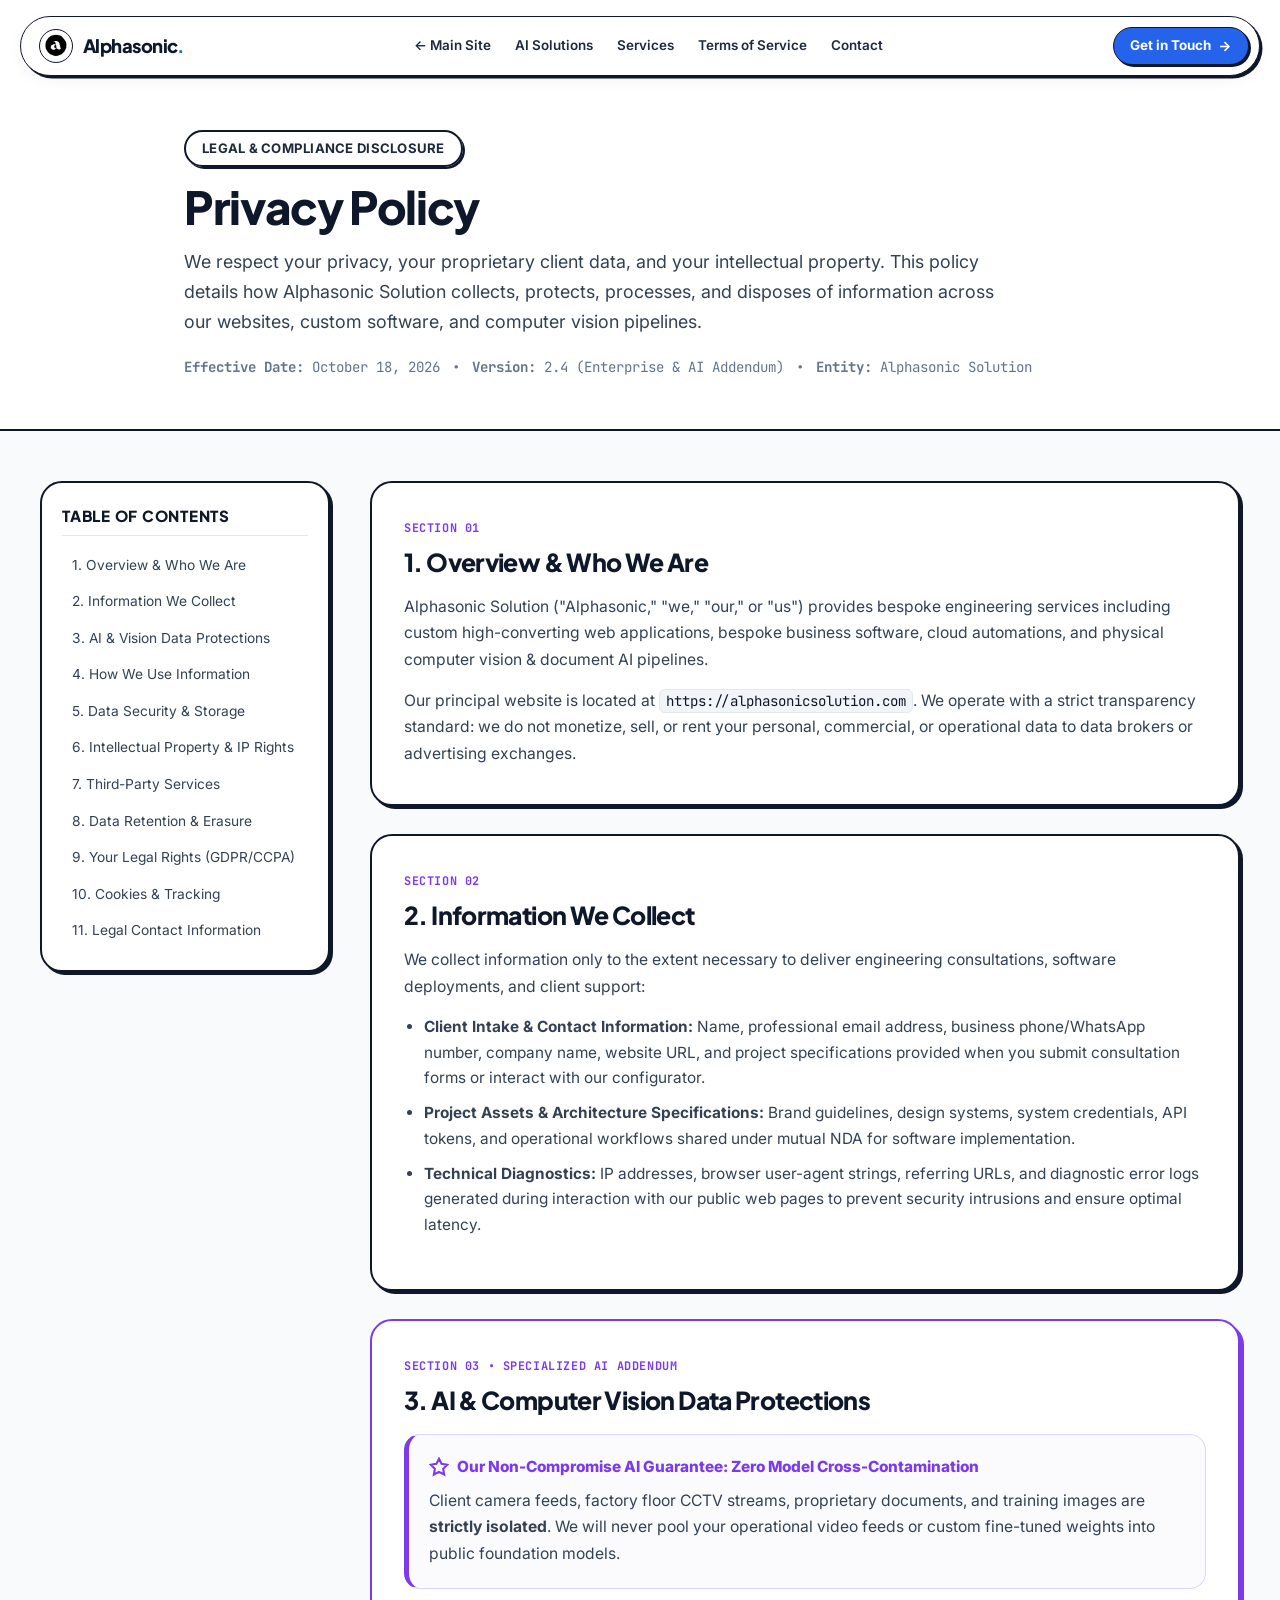
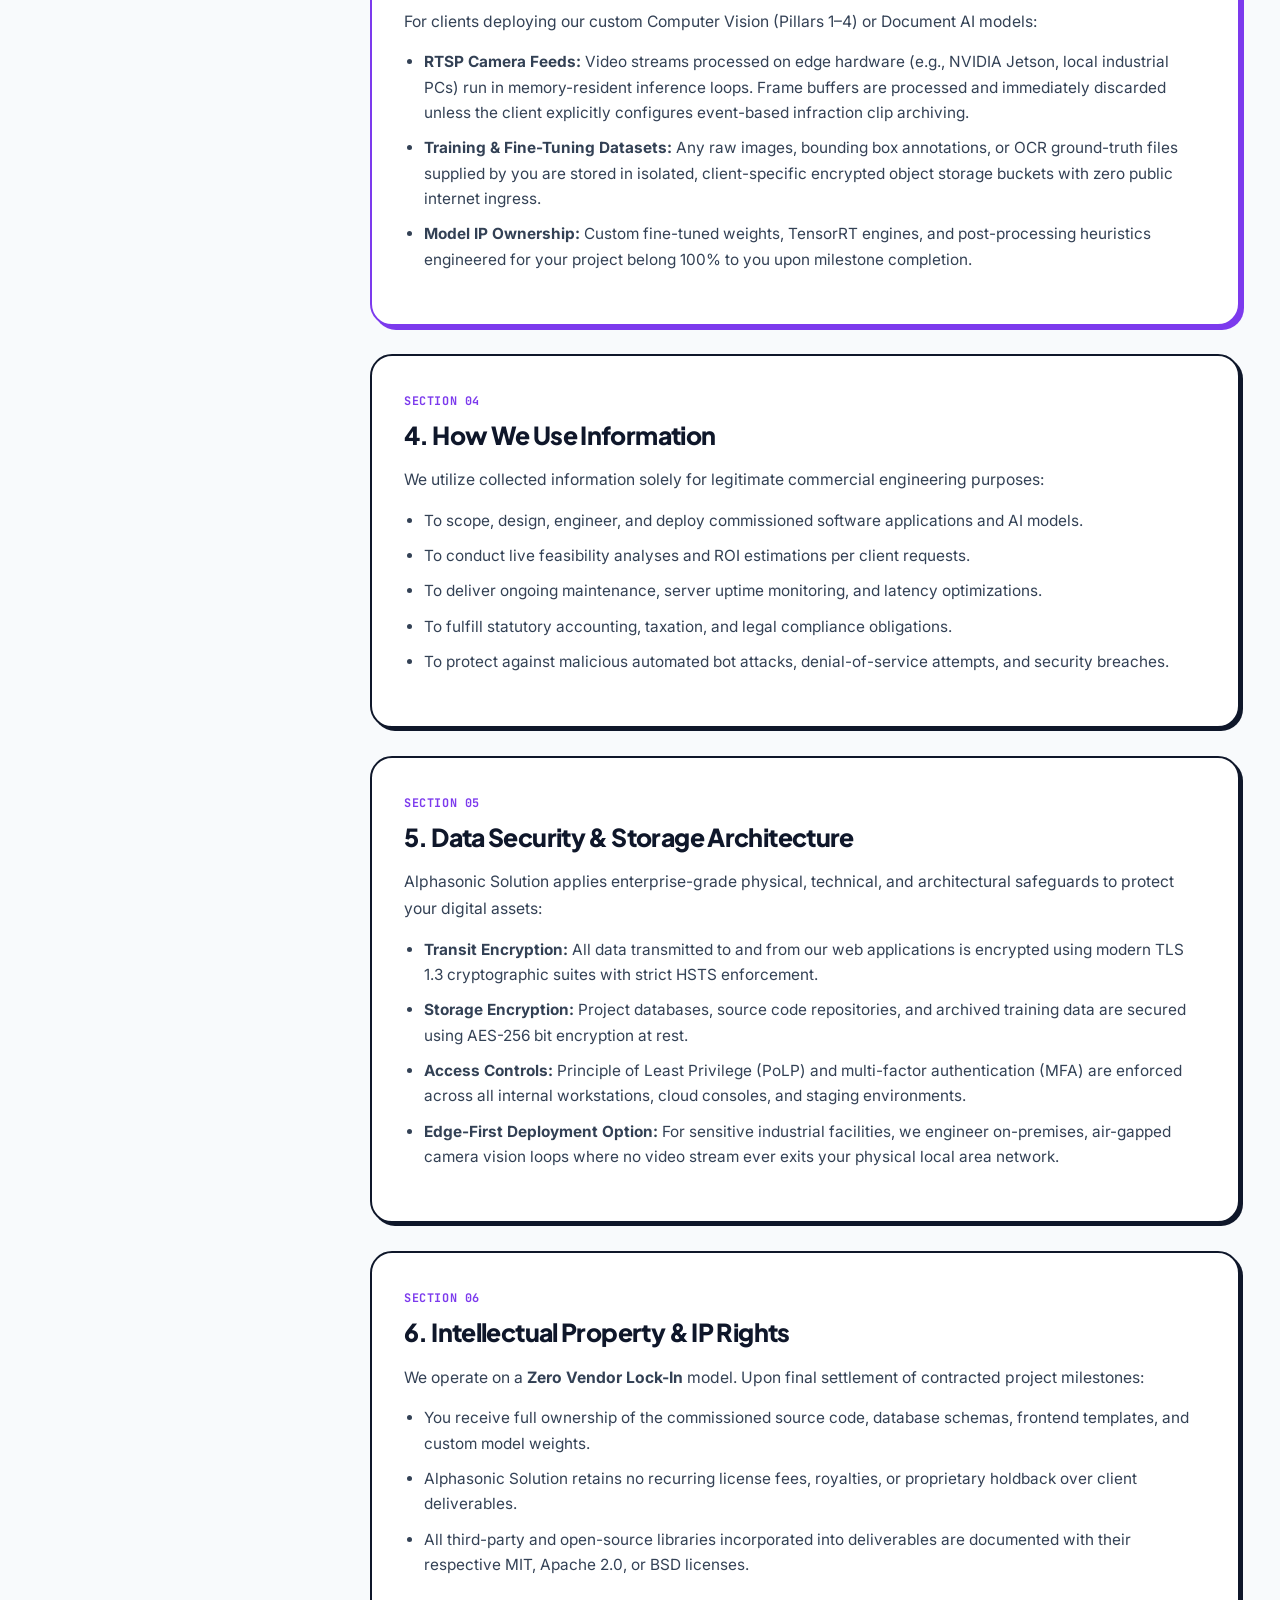
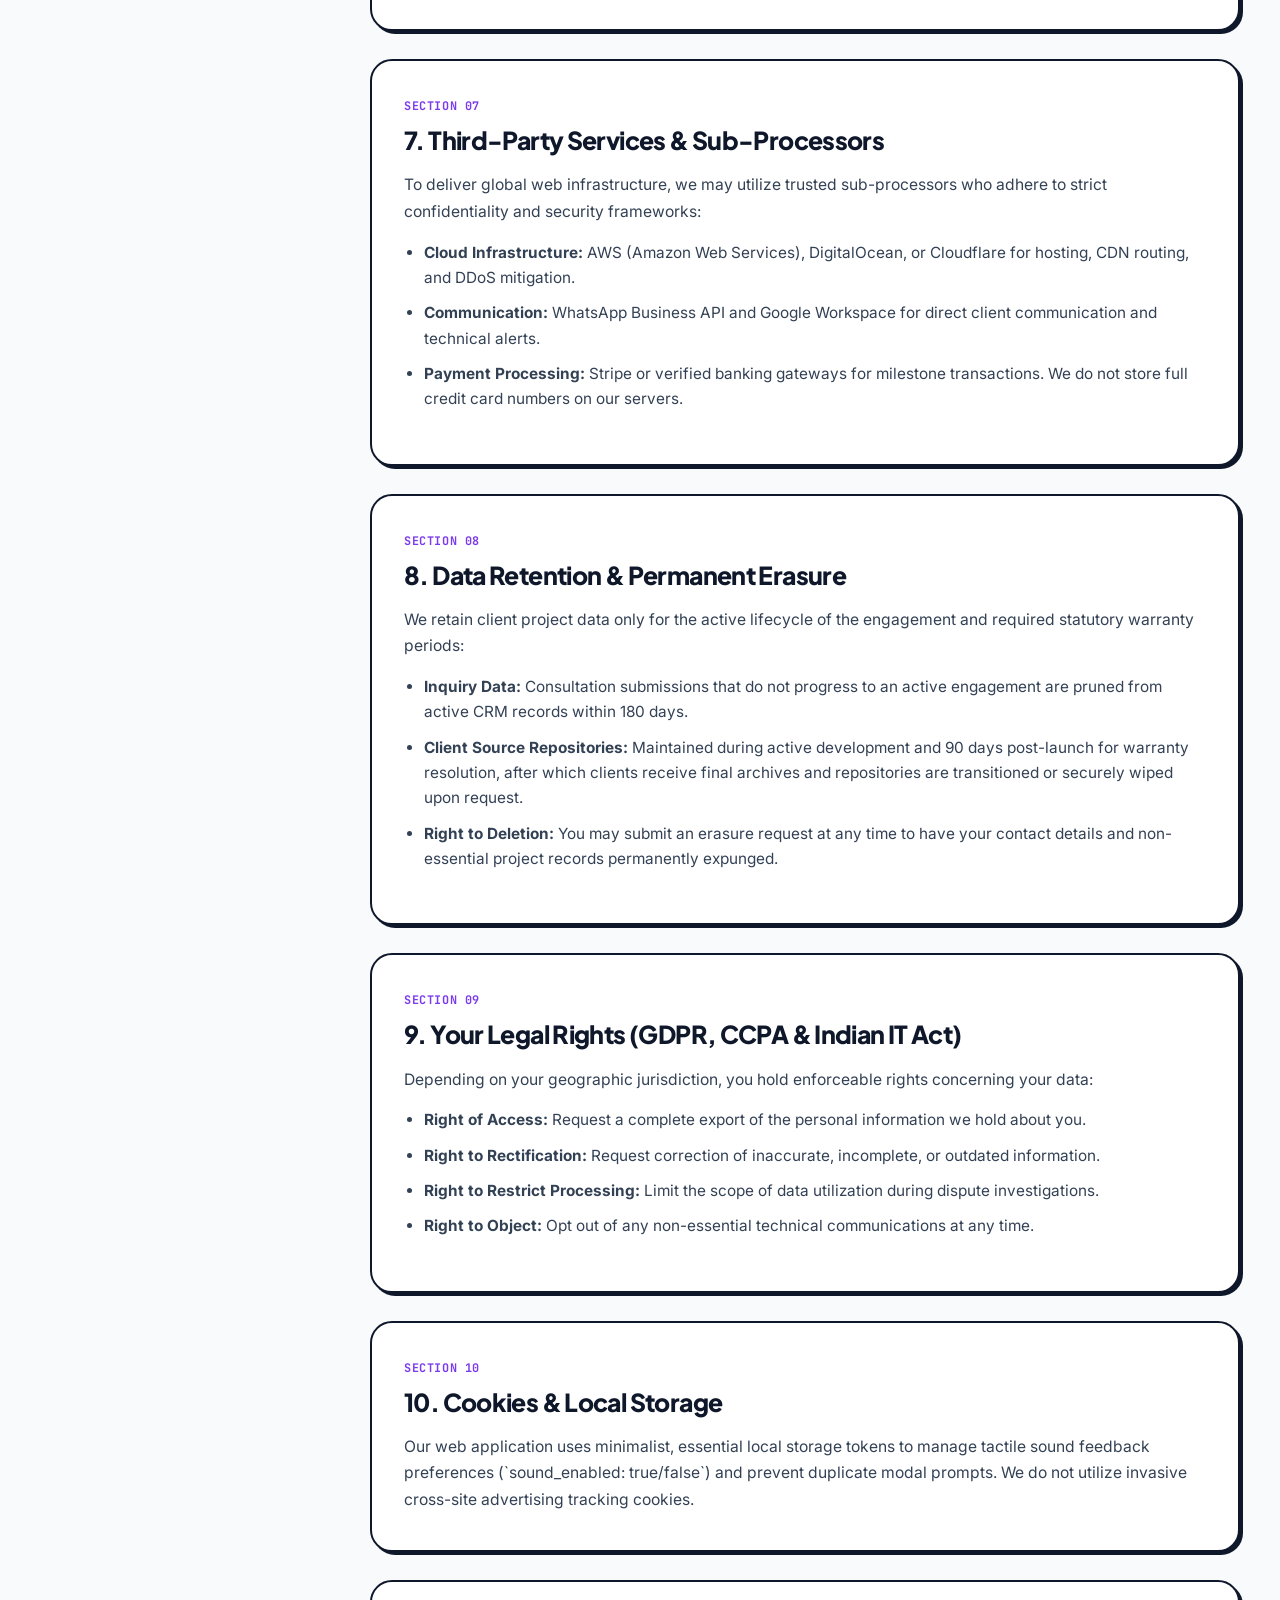
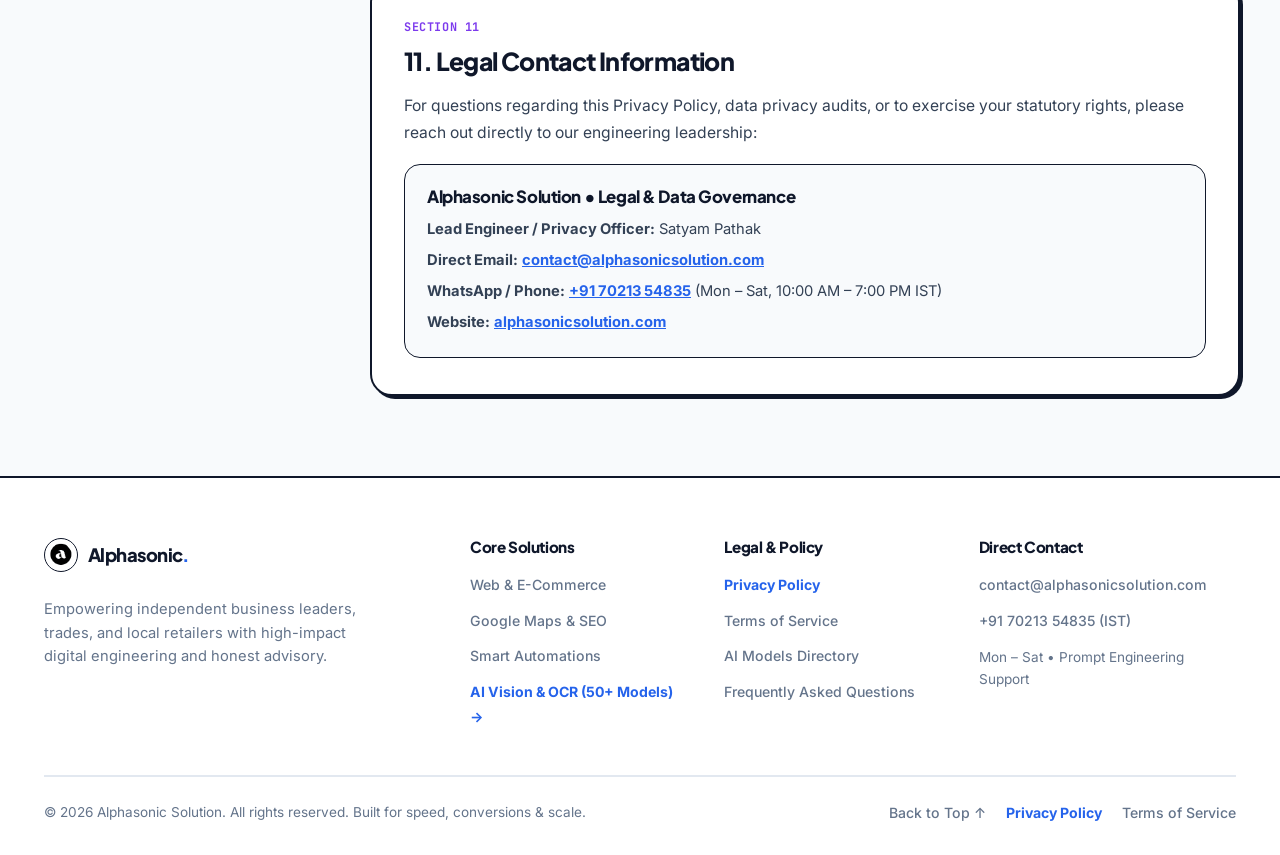
<file: privacy-policy.html>
<!DOCTYPE html>
<html lang="en">
<head>
  <meta charset="UTF-8" />
  <meta name="viewport" content="width=device-width, initial-scale=1.0" />
  <title>Privacy Policy • Alphasonic Solution</title>
  <meta name="description" content="Privacy Policy for Alphasonic Solution. Learn how we handle client data, proprietary AI training datasets, RTSP computer vision streams, and personal information." />
  <meta name="keywords" content="Alphasonic Solution Privacy Policy, AI data security, computer vision privacy, software development privacy, intellectual property ownership" />

  <!-- Google Fonts -->
  <link rel="preconnect" href="https://fonts.googleapis.com" />
  <link rel="preconnect" href="https://fonts.gstatic.com" crossorigin />
  <link href="https://fonts.googleapis.com/css2?family=Inter:wght@400;500;600;700;800&family=JetBrains+Mono:wght@500;600;700;800&family=Plus+Jakarta+Sans:wght@700;800;900&display=swap" rel="stylesheet" />

  <!-- Core Stylesheet -->
  <link rel="stylesheet" href="styles.css" />

  <!-- Favicon -->
  <link rel="icon" type="image/png" href="mainlogo.png" />
</head>
<body class="legal-page-body">

  <!-- ========================================================================
       TOP NAVIGATION BAR
       ======================================================================== -->
  <div class="navbar-wrapper">
    <nav class="navbar" id="main-nav">
      <!-- Brand Logo -->
      <a class="nav-brand" href="index.html" aria-label="Alphasonic Solution Home">
        <img src="mainlogo.png" alt="Alphasonic Solution Logo" class="brand-logo-img" />
        <span class="brand-title">Alphasonic<span class="brand-dot">.</span></span>
      </a>

      <!-- Navigation Links -->
      <ul class="nav-menu" id="nav-links">
        <li><a class="nav-link" href="index.html">← Main Site</a></li>
        <li><a class="nav-link" href="ai-services.html">AI Solutions</a></li>
        <li><a class="nav-link" href="index.html#services">Services</a></li>
        <li><a class="nav-link" href="terms-of-service.html">Terms of Service</a></li>
        <li><a class="nav-link" href="index.html#contact">Contact</a></li>
      </ul>

      <!-- Action Buttons -->
      <div class="nav-actions">
        <a class="btn btn-primary" href="index.html#contact">
          <span>Get in Touch</span>
          <svg width="15" height="15" fill="none" stroke="currentColor" stroke-width="2.5" viewBox="0 0 24 24">
            <line x1="5" y1="12" x2="19" y2="12"></line>
            <polyline points="12 5 19 12 12 19"></polyline>
          </svg>
        </a>

        <!-- Mobile Menu Toggle Button -->
        <button class="mobile-toggle" aria-label="Open Navigation Menu">
          <svg width="22" height="22" fill="none" stroke="currentColor" stroke-width="2.5" viewBox="0 0 24 24">
            <line x1="3" y1="12" x2="21" y2="12"></line>
            <line x1="3" y1="6" x2="21" y2="6"></line>
            <line x1="3" y1="18" x2="21" y2="18"></line>
          </svg>
        </button>
      </div>
    </nav>
  </div>

  <!-- ========================================================================
       HERO HEADER
       ======================================================================== -->
  <header class="legal-hero">
    <div class="container" style="max-width: 960px;">
      <div class="badge-pill badge-purple" style="margin-bottom: 14px;">
        <span>LEGAL &amp; COMPLIANCE DISCLOSURE</span>
      </div>
      <h1 class="legal-hero-title">Privacy Policy</h1>
      <p class="legal-hero-desc">
        We respect your privacy, your proprietary client data, and your intellectual property. This policy details how Alphasonic Solution collects, protects, processes, and disposes of information across our websites, custom software, and computer vision pipelines.
      </p>
      <div class="legal-meta-row">
        <span><strong>Effective Date:</strong> October 18, 2026</span>
        <span>•</span>
        <span><strong>Version:</strong> 2.4 (Enterprise &amp; AI Addendum)</span>
        <span>•</span>
        <span><strong>Entity:</strong> Alphasonic Solution</span>
      </div>
    </div>
  </header>

  <!-- ========================================================================
       MAIN LEGAL CONTENT
       ======================================================================== -->
  <main class="legal-container">
    <div class="legal-layout">
      <!-- Sticky Table of Contents Sidebar -->
      <aside class="legal-sidebar">
        <div class="legal-toc-card">
          <h4 class="legal-toc-title">Table of Contents</h4>
          <nav class="legal-toc-nav">
            <a href="#overview" class="legal-toc-link">1. Overview &amp; Who We Are</a>
            <a href="#information-we-collect" class="legal-toc-link">2. Information We Collect</a>
            <a href="#ai-and-vision-data" class="legal-toc-link">3. AI &amp; Vision Data Protections</a>
            <a href="#how-we-use-data" class="legal-toc-link">4. How We Use Information</a>
            <a href="#data-security" class="legal-toc-link">5. Data Security &amp; Storage</a>
            <a href="#ip-ownership" class="legal-toc-link">6. Intellectual Property &amp; IP Rights</a>
            <a href="#third-parties" class="legal-toc-link">7. Third-Party Services</a>
            <a href="#data-retention" class="legal-toc-link">8. Data Retention &amp; Erasure</a>
            <a href="#user-rights" class="legal-toc-link">9. Your Legal Rights (GDPR/CCPA)</a>
            <a href="#cookies" class="legal-toc-link">10. Cookies &amp; Tracking</a>
            <a href="#contact" class="legal-toc-link">11. Legal Contact Information</a>
          </nav>
        </div>
      </aside>

      <!-- Legal Body Content -->
      <div class="legal-content">

        <!-- Section 1 -->
        <section class="legal-card" id="overview">
          <div class="legal-section-tag">Section 01</div>
          <h2>1. Overview &amp; Who We Are</h2>
          <p>
            Alphasonic Solution ("Alphasonic," "we," "our," or "us") provides bespoke engineering services including custom high-converting web applications, bespoke business software, cloud automations, and physical computer vision &amp; document AI pipelines.
          </p>
          <p>
            Our principal website is located at <code>https://alphasonicsolution.com</code>. We operate with a strict transparency standard: we do not monetize, sell, or rent your personal, commercial, or operational data to data brokers or advertising exchanges.
          </p>
        </section>

        <!-- Section 2 -->
        <section class="legal-card" id="information-we-collect">
          <div class="legal-section-tag">Section 02</div>
          <h2>2. Information We Collect</h2>
          <p>We collect information only to the extent necessary to deliver engineering consultations, software deployments, and client support:</p>
          <ul>
            <li><strong>Client Intake &amp; Contact Information:</strong> Name, professional email address, business phone/WhatsApp number, company name, website URL, and project specifications provided when you submit consultation forms or interact with our configurator.</li>
            <li><strong>Project Assets &amp; Architecture Specifications:</strong> Brand guidelines, design systems, system credentials, API tokens, and operational workflows shared under mutual NDA for software implementation.</li>
            <li><strong>Technical Diagnostics:</strong> IP addresses, browser user-agent strings, referring URLs, and diagnostic error logs generated during interaction with our public web pages to prevent security intrusions and ensure optimal latency.</li>
          </ul>
        </section>

        <!-- Section 3: AI & Computer Vision Data -->
        <section class="legal-card legal-highlight-card" id="ai-and-vision-data">
          <div class="legal-section-tag">Section 03 • Specialized AI Addendum</div>
          <h2>3. AI &amp; Computer Vision Data Protections</h2>
          <div class="legal-callout-box">
            <div class="legal-callout-header">
              <svg width="20" height="20" fill="none" stroke="currentColor" stroke-width="2.5" viewBox="0 0 24 24"><polygon points="12 2 15.09 8.26 22 9.27 17 14.14 18.18 21.02 12 17.77 5.82 21.02 7 14.14 2 9.27 8.91 8.26 12 2"></polygon></svg>
              <span>Our Non-Compromise AI Guarantee: Zero Model Cross-Contamination</span>
            </div>
            <p>
              Client camera feeds, factory floor CCTV streams, proprietary documents, and training images are <strong>strictly isolated</strong>. We will never pool your operational video feeds or custom fine-tuned weights into public foundation models.
            </p>
          </div>
          <p>For clients deploying our custom Computer Vision (Pillars 1–4) or Document AI models:</p>
          <ul>
            <li><strong>RTSP Camera Feeds:</strong> Video streams processed on edge hardware (e.g., NVIDIA Jetson, local industrial PCs) run in memory-resident inference loops. Frame buffers are processed and immediately discarded unless the client explicitly configures event-based infraction clip archiving.</li>
            <li><strong>Training &amp; Fine-Tuning Datasets:</strong> Any raw images, bounding box annotations, or OCR ground-truth files supplied by you are stored in isolated, client-specific encrypted object storage buckets with zero public internet ingress.</li>
            <li><strong>Model IP Ownership:</strong> Custom fine-tuned weights, TensorRT engines, and post-processing heuristics engineered for your project belong 100% to you upon milestone completion.</li>
          </ul>
        </section>

        <!-- Section 4 -->
        <section class="legal-card" id="how-we-use-data">
          <div class="legal-section-tag">Section 04</div>
          <h2>4. How We Use Information</h2>
          <p>We utilize collected information solely for legitimate commercial engineering purposes:</p>
          <ul>
            <li>To scope, design, engineer, and deploy commissioned software applications and AI models.</li>
            <li>To conduct live feasibility analyses and ROI estimations per client requests.</li>
            <li>To deliver ongoing maintenance, server uptime monitoring, and latency optimizations.</li>
            <li>To fulfill statutory accounting, taxation, and legal compliance obligations.</li>
            <li>To protect against malicious automated bot attacks, denial-of-service attempts, and security breaches.</li>
          </ul>
        </section>

        <!-- Section 5 -->
        <section class="legal-card" id="data-security">
          <div class="legal-section-tag">Section 05</div>
          <h2>5. Data Security &amp; Storage Architecture</h2>
          <p>
            Alphasonic Solution applies enterprise-grade physical, technical, and architectural safeguards to protect your digital assets:
          </p>
          <ul>
            <li><strong>Transit Encryption:</strong> All data transmitted to and from our web applications is encrypted using modern TLS 1.3 cryptographic suites with strict HSTS enforcement.</li>
            <li><strong>Storage Encryption:</strong> Project databases, source code repositories, and archived training data are secured using AES-256 bit encryption at rest.</li>
            <li><strong>Access Controls:</strong> Principle of Least Privilege (PoLP) and multi-factor authentication (MFA) are enforced across all internal workstations, cloud consoles, and staging environments.</li>
            <li><strong>Edge-First Deployment Option:</strong> For sensitive industrial facilities, we engineer on-premises, air-gapped camera vision loops where no video stream ever exits your physical local area network.</li>
          </ul>
        </section>

        <!-- Section 6 -->
        <section class="legal-card" id="ip-ownership">
          <div class="legal-section-tag">Section 06</div>
          <h2>6. Intellectual Property &amp; IP Rights</h2>
          <p>
            We operate on a <strong>Zero Vendor Lock-In</strong> model. Upon final settlement of contracted project milestones:
          </p>
          <ul>
            <li>You receive full ownership of the commissioned source code, database schemas, frontend templates, and custom model weights.</li>
            <li>Alphasonic Solution retains no recurring license fees, royalties, or proprietary holdback over client deliverables.</li>
            <li>All third-party and open-source libraries incorporated into deliverables are documented with their respective MIT, Apache 2.0, or BSD licenses.</li>
          </ul>
        </section>

        <!-- Section 7 -->
        <section class="legal-card" id="third-parties">
          <div class="legal-section-tag">Section 07</div>
          <h2>7. Third-Party Services &amp; Sub-Processors</h2>
          <p>
            To deliver global web infrastructure, we may utilize trusted sub-processors who adhere to strict confidentiality and security frameworks:
          </p>
          <ul>
            <li><strong>Cloud Infrastructure:</strong> AWS (Amazon Web Services), DigitalOcean, or Cloudflare for hosting, CDN routing, and DDoS mitigation.</li>
            <li><strong>Communication:</strong> WhatsApp Business API and Google Workspace for direct client communication and technical alerts.</li>
            <li><strong>Payment Processing:</strong> Stripe or verified banking gateways for milestone transactions. We do not store full credit card numbers on our servers.</li>
          </ul>
        </section>

        <!-- Section 8 -->
        <section class="legal-card" id="data-retention">
          <div class="legal-section-tag">Section 08</div>
          <h2>8. Data Retention &amp; Permanent Erasure</h2>
          <p>
            We retain client project data only for the active lifecycle of the engagement and required statutory warranty periods:
          </p>
          <ul>
            <li><strong>Inquiry Data:</strong> Consultation submissions that do not progress to an active engagement are pruned from active CRM records within 180 days.</li>
            <li><strong>Client Source Repositories:</strong> Maintained during active development and 90 days post-launch for warranty resolution, after which clients receive final archives and repositories are transitioned or securely wiped upon request.</li>
            <li><strong>Right to Deletion:</strong> You may submit an erasure request at any time to have your contact details and non-essential project records permanently expunged.</li>
          </ul>
        </section>

        <!-- Section 9 -->
        <section class="legal-card" id="user-rights">
          <div class="legal-section-tag">Section 09</div>
          <h2>9. Your Legal Rights (GDPR, CCPA &amp; Indian IT Act)</h2>
          <p>Depending on your geographic jurisdiction, you hold enforceable rights concerning your data:</p>
          <ul>
            <li><strong>Right of Access:</strong> Request a complete export of the personal information we hold about you.</li>
            <li><strong>Right to Rectification:</strong> Request correction of inaccurate, incomplete, or outdated information.</li>
            <li><strong>Right to Restrict Processing:</strong> Limit the scope of data utilization during dispute investigations.</li>
            <li><strong>Right to Object:</strong> Opt out of any non-essential technical communications at any time.</li>
          </ul>
        </section>

        <!-- Section 10 -->
        <section class="legal-card" id="cookies">
          <div class="legal-section-tag">Section 10</div>
          <h2>10. Cookies &amp; Local Storage</h2>
          <p>
            Our web application uses minimalist, essential local storage tokens to manage tactile sound feedback preferences (`sound_enabled: true/false`) and prevent duplicate modal prompts. We do not utilize invasive cross-site advertising tracking cookies.
          </p>
        </section>

        <!-- Section 11 -->
        <section class="legal-card" id="contact">
          <div class="legal-section-tag">Section 11</div>
          <h2>11. Legal Contact Information</h2>
          <p>
            For questions regarding this Privacy Policy, data privacy audits, or to exercise your statutory rights, please reach out directly to our engineering leadership:
          </p>
          <div class="legal-contact-box">
            <h4>Alphasonic Solution • Legal &amp; Data Governance</h4>
            <p><strong>Lead Engineer / Privacy Officer:</strong> Satyam Pathak</p>
            <p><strong>Direct Email:</strong> <a href="mailto:contact@alphasonicsolution.com">contact@alphasonicsolution.com</a></p>
            <p><strong>WhatsApp / Phone:</strong> <a href="https://wa.me/917021354835">+91 70213 54835</a> (Mon – Sat, 10:00 AM – 7:00 PM IST)</p>
            <p><strong>Website:</strong> <a href="index.html">alphasonicsolution.com</a></p>
          </div>
        </section>

      </div>
    </div>
  </main>

  <!-- ========================================================================
       FOOTER
       ======================================================================== -->
  <footer class="site-footer">
    <div class="container">
      <div class="footer-top">
        <div class="footer-col" style="flex: 1.2;">
          <a class="nav-brand" href="index.html" style="margin-bottom: 12px; display: inline-flex;">
            <img src="mainlogo.png" alt="Alphasonic Solution Logo" class="brand-logo-img" />
            <span class="brand-title">Alphasonic<span class="brand-dot">.</span></span>
          </a>
          <p class="footer-desc">
            Empowering independent business leaders, trades, and local retailers with high-impact digital engineering and honest advisory.
          </p>
        </div>

        <div class="footer-col">
          <h5>Core Solutions</h5>
          <ul class="footer-links">
            <li><a class="footer-link" href="index.html#services">Web &amp; E-Commerce</a></li>
            <li><a class="footer-link" href="index.html#services">Google Maps &amp; SEO</a></li>
            <li><a class="footer-link" href="index.html#services">Smart Automations</a></li>
            <li><a class="footer-link" href="ai-services.html" style="color: var(--brand-blue); font-weight: 700;">AI Vision &amp; OCR (50+ Models) →</a></li>
          </ul>
        </div>

        <div class="footer-col">
          <h5>Legal &amp; Policy</h5>
          <ul class="footer-links">
            <li><a class="footer-link" href="privacy-policy.html" style="color: var(--brand-blue); font-weight: 700;">Privacy Policy</a></li>
            <li><a class="footer-link" href="terms-of-service.html">Terms of Service</a></li>
            <li><a class="footer-link" href="ai-services.html">AI Models Directory</a></li>
            <li><a class="footer-link" href="index.html#faq">Frequently Asked Questions</a></li>
          </ul>
        </div>

        <div class="footer-col">
          <h5>Direct Contact</h5>
          <ul class="footer-links">
            <li><a class="footer-link" href="mailto:contact@alphasonicsolution.com">contact@alphasonicsolution.com</a></li>
            <li><a class="footer-link" href="https://wa.me/917021354835">+91 70213 54835 (IST)</a></li>
            <li style="color: var(--ink-muted); font-size: 0.85rem; margin-top: 4px;">Mon – Sat • Prompt Engineering Support</li>
          </ul>
        </div>
      </div>

      <div class="footer-bottom">
        <div>
          © 2026 Alphasonic Solution. All rights reserved. Built for speed, conversions &amp; scale.
        </div>
        <div style="display: flex; gap: 20px; align-items: center; flex-wrap: wrap;">
          <a href="#" class="footer-link">Back to Top ↑</a>
          <a href="privacy-policy.html" class="footer-link" style="color: var(--brand-blue); font-weight: 700;">Privacy Policy</a>
          <a href="terms-of-service.html" class="footer-link">Terms of Service</a>
        </div>
      </div>
    </div>
  </footer>

  <!-- Scripts -->
  <script src="script.js"></script>
</body>
</html>
</file>
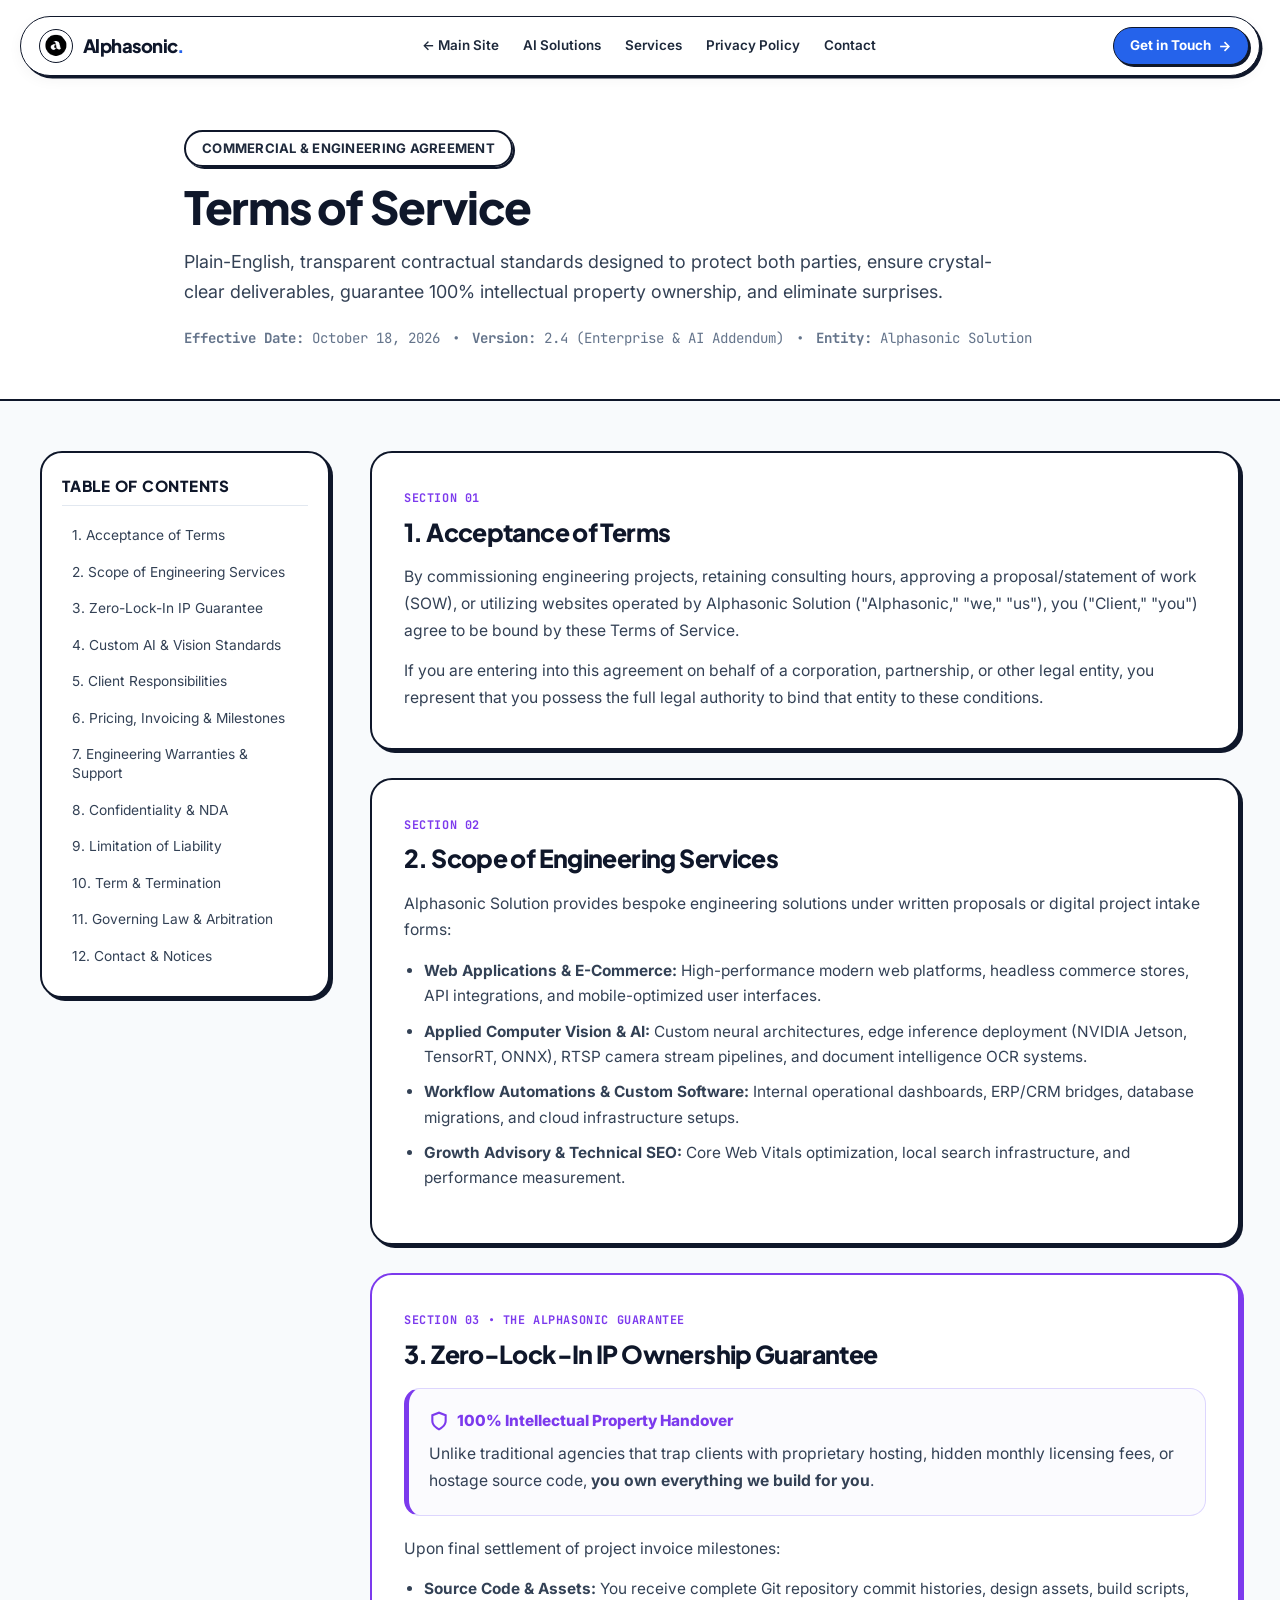
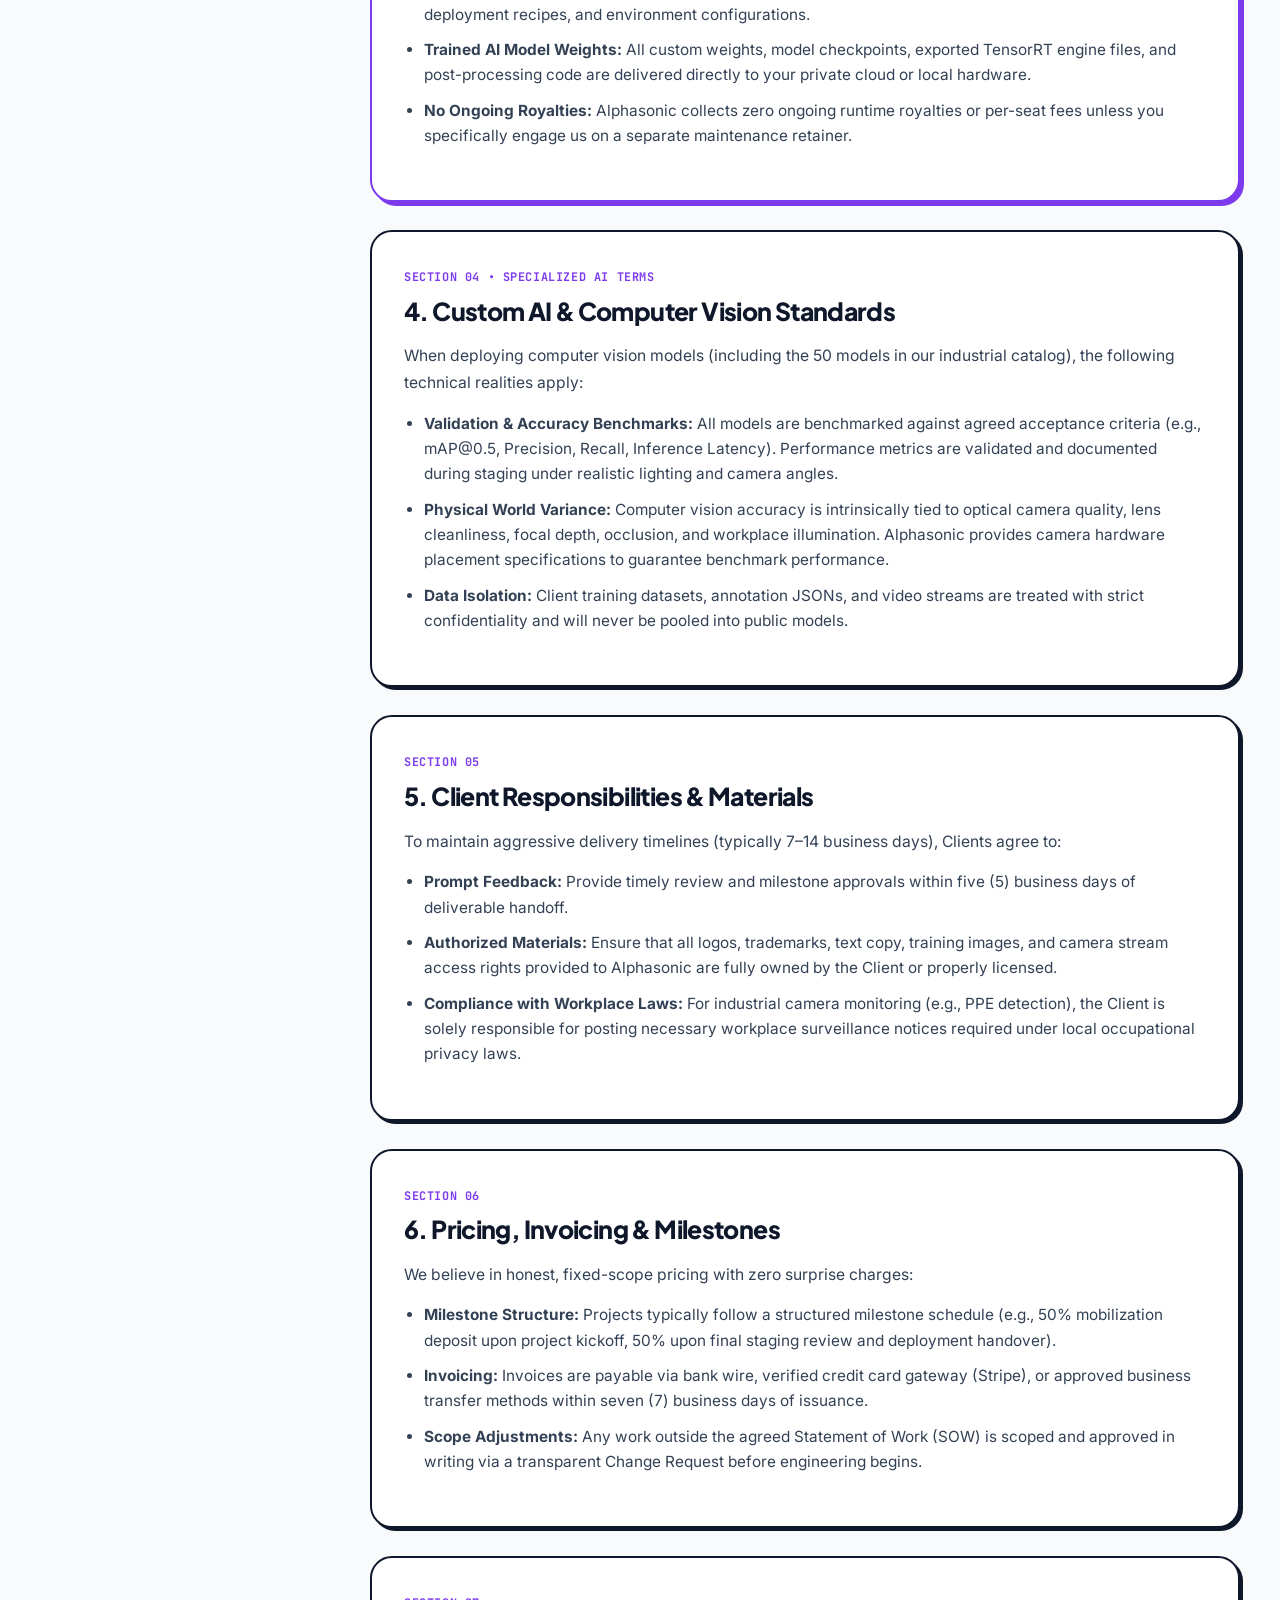
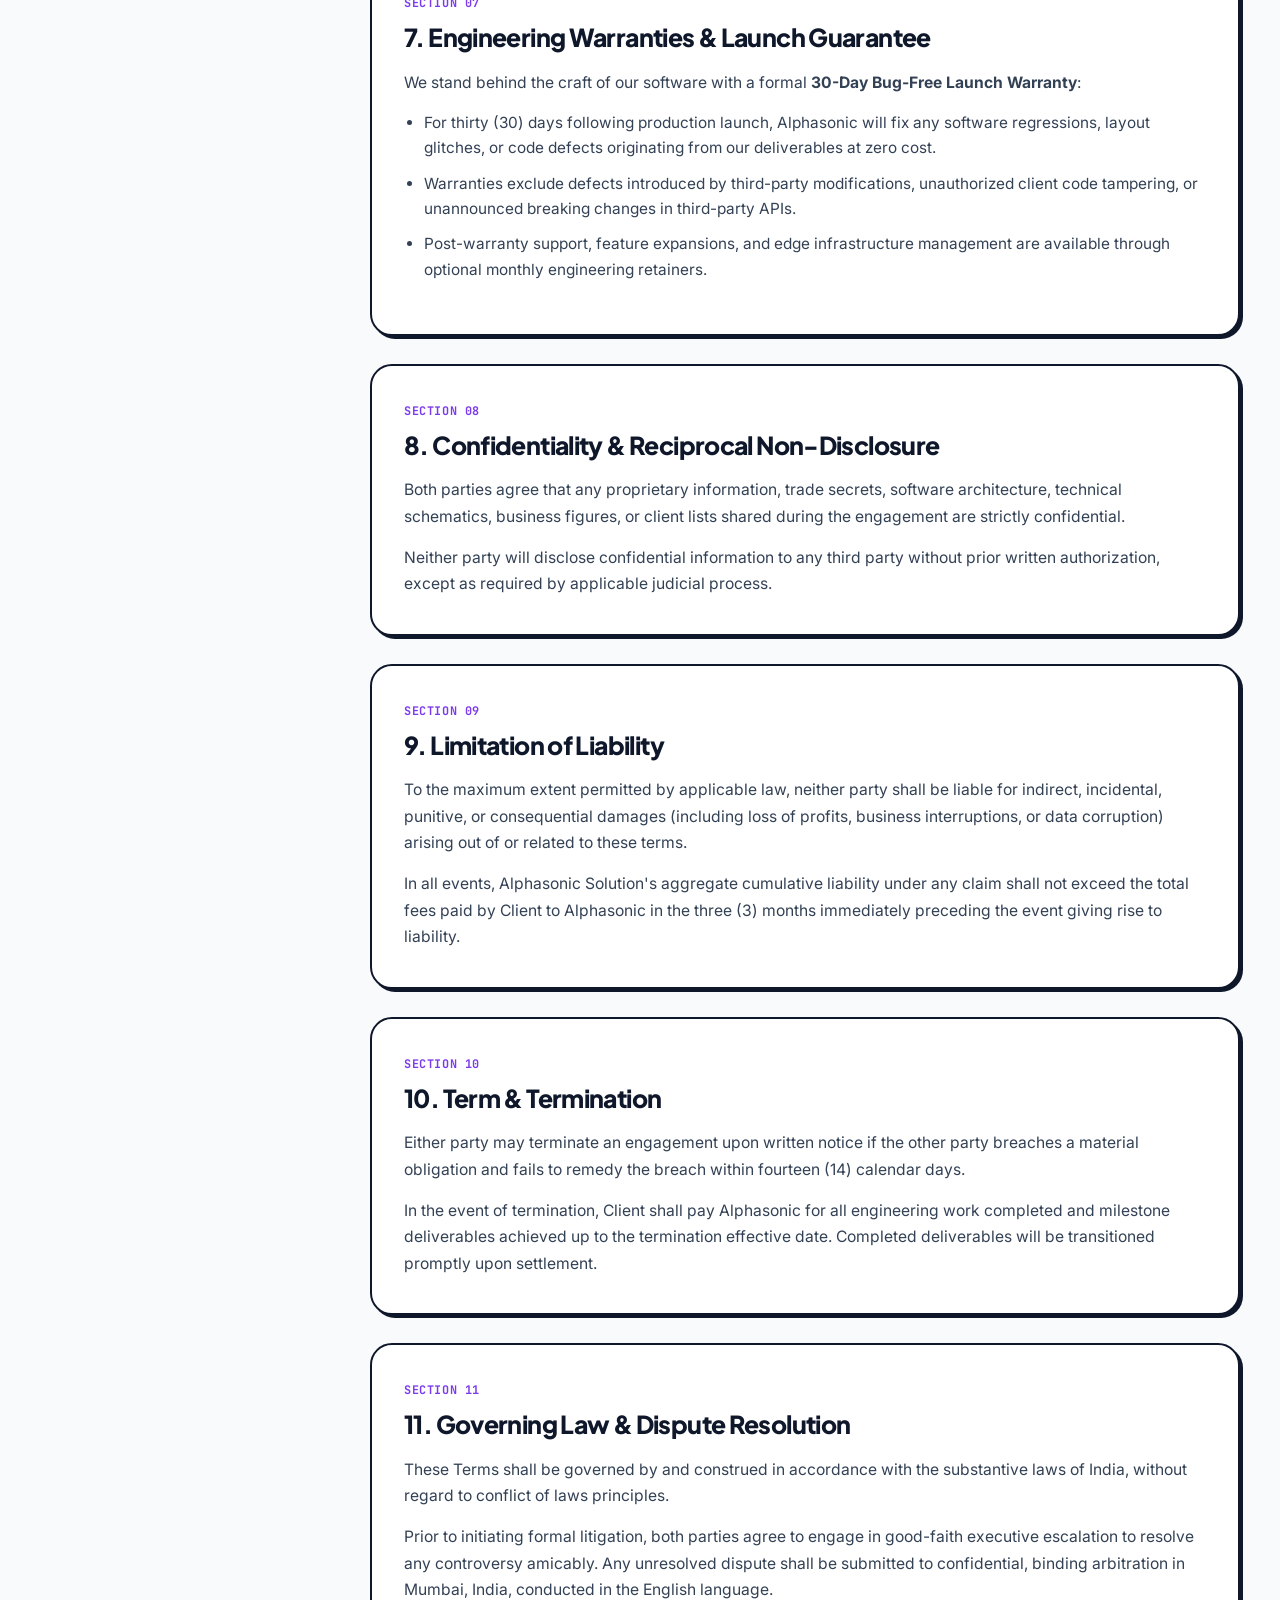
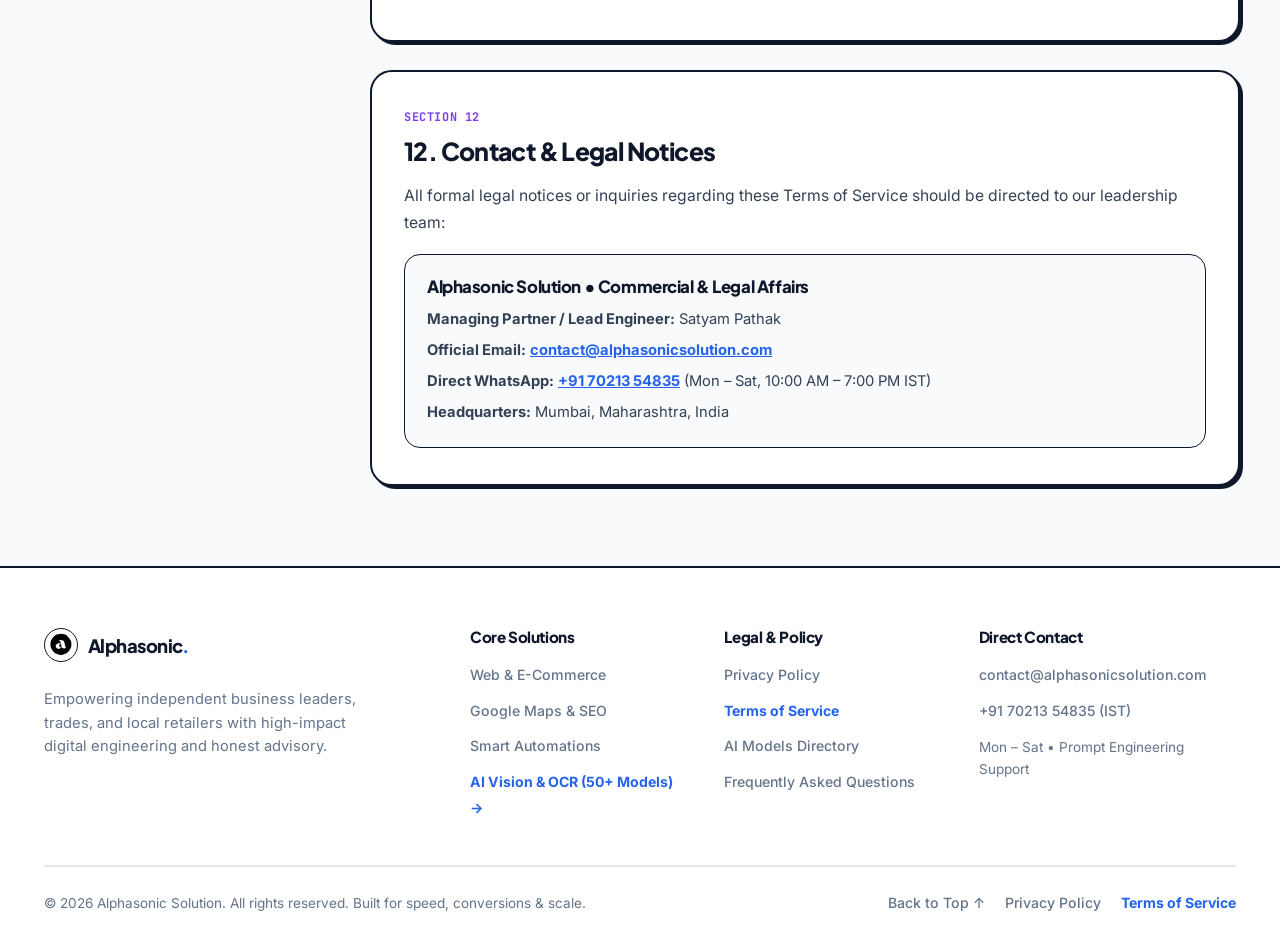
<file: terms-of-service.html>
<!DOCTYPE html>
<html lang="en">
<head>
  <meta charset="UTF-8" />
  <meta name="viewport" content="width=device-width, initial-scale=1.0" />
  <title>Terms of Service • Alphasonic Solution</title>
  <meta name="description" content="Terms of Service for Alphasonic Solution. Transparent, honest terms governing software engineering, custom website development, AI & computer vision deployments." />
  <meta name="keywords" content="Alphasonic Solution Terms of Service, software contract terms, AI model agreement, zero vendor lock-in, IP ownership guarantee" />

  <!-- Google Fonts -->
  <link rel="preconnect" href="https://fonts.googleapis.com" />
  <link rel="preconnect" href="https://fonts.gstatic.com" crossorigin />
  <link href="https://fonts.googleapis.com/css2?family=Inter:wght@400;500;600;700;800&family=JetBrains+Mono:wght@500;600;700;800&family=Plus+Jakarta+Sans:wght@700;800;900&display=swap" rel="stylesheet" />

  <!-- Core Stylesheet -->
  <link rel="stylesheet" href="styles.css" />

  <!-- Favicon -->
  <link rel="icon" type="image/png" href="mainlogo.png" />
</head>
<body class="legal-page-body">

  <!-- ========================================================================
       TOP NAVIGATION BAR
       ======================================================================== -->
  <div class="navbar-wrapper">
    <nav class="navbar" id="main-nav">
      <!-- Brand Logo -->
      <a class="nav-brand" href="index.html" aria-label="Alphasonic Solution Home">
        <img src="mainlogo.png" alt="Alphasonic Solution Logo" class="brand-logo-img" />
        <span class="brand-title">Alphasonic<span class="brand-dot">.</span></span>
      </a>

      <!-- Navigation Links -->
      <ul class="nav-menu" id="nav-links">
        <li><a class="nav-link" href="index.html">← Main Site</a></li>
        <li><a class="nav-link" href="ai-services.html">AI Solutions</a></li>
        <li><a class="nav-link" href="index.html#services">Services</a></li>
        <li><a class="nav-link" href="privacy-policy.html">Privacy Policy</a></li>
        <li><a class="nav-link" href="index.html#contact">Contact</a></li>
      </ul>

      <!-- Action Buttons -->
      <div class="nav-actions">
        <a class="btn btn-primary" href="index.html#contact">
          <span>Get in Touch</span>
          <svg width="15" height="15" fill="none" stroke="currentColor" stroke-width="2.5" viewBox="0 0 24 24">
            <line x1="5" y1="12" x2="19" y2="12"></line>
            <polyline points="12 5 19 12 12 19"></polyline>
          </svg>
        </a>

        <!-- Mobile Menu Toggle Button -->
        <button class="mobile-toggle" aria-label="Open Navigation Menu">
          <svg width="22" height="22" fill="none" stroke="currentColor" stroke-width="2.5" viewBox="0 0 24 24">
            <line x1="3" y1="12" x2="21" y2="12"></line>
            <line x1="3" y1="6" x2="21" y2="6"></line>
            <line x1="3" y1="18" x2="21" y2="18"></line>
          </svg>
        </button>
      </div>
    </nav>
  </div>

  <!-- ========================================================================
       HERO HEADER
       ======================================================================== -->
  <header class="legal-hero">
    <div class="container" style="max-width: 960px;">
      <div class="badge-pill badge-purple" style="margin-bottom: 14px;">
        <span>COMMERCIAL &amp; ENGINEERING AGREEMENT</span>
      </div>
      <h1 class="legal-hero-title">Terms of Service</h1>
      <p class="legal-hero-desc">
        Plain-English, transparent contractual standards designed to protect both parties, ensure crystal-clear deliverables, guarantee 100% intellectual property ownership, and eliminate surprises.
      </p>
      <div class="legal-meta-row">
        <span><strong>Effective Date:</strong> October 18, 2026</span>
        <span>•</span>
        <span><strong>Version:</strong> 2.4 (Enterprise &amp; AI Addendum)</span>
        <span>•</span>
        <span><strong>Entity:</strong> Alphasonic Solution</span>
      </div>
    </div>
  </header>

  <!-- ========================================================================
       MAIN LEGAL CONTENT
       ======================================================================== -->
  <main class="legal-container">
    <div class="legal-layout">
      <!-- Sticky Table of Contents Sidebar -->
      <aside class="legal-sidebar">
        <div class="legal-toc-card">
          <h4 class="legal-toc-title">Table of Contents</h4>
          <nav class="legal-toc-nav">
            <a href="#acceptance" class="legal-toc-link">1. Acceptance of Terms</a>
            <a href="#services-scope" class="legal-toc-link">2. Scope of Engineering Services</a>
            <a href="#zero-lockin" class="legal-toc-link">3. Zero-Lock-In IP Guarantee</a>
            <a href="#ai-provisions" class="legal-toc-link">4. Custom AI &amp; Vision Standards</a>
            <a href="#client-obligations" class="legal-toc-link">5. Client Responsibilities</a>
            <a href="#payment-terms" class="legal-toc-link">6. Pricing, Invoicing &amp; Milestones</a>
            <a href="#warranties" class="legal-toc-link">7. Engineering Warranties &amp; Support</a>
            <a href="#confidentiality" class="legal-toc-link">8. Confidentiality &amp; NDA</a>
            <a href="#liability" class="legal-toc-link">9. Limitation of Liability</a>
            <a href="#termination" class="legal-toc-link">10. Term &amp; Termination</a>
            <a href="#governing-law" class="legal-toc-link">11. Governing Law &amp; Arbitration</a>
            <a href="#contact" class="legal-toc-link">12. Contact &amp; Notices</a>
          </nav>
        </div>
      </aside>

      <!-- Legal Body Content -->
      <div class="legal-content">

        <!-- Section 1 -->
        <section class="legal-card" id="acceptance">
          <div class="legal-section-tag">Section 01</div>
          <h2>1. Acceptance of Terms</h2>
          <p>
            By commissioning engineering projects, retaining consulting hours, approving a proposal/statement of work (SOW), or utilizing websites operated by Alphasonic Solution ("Alphasonic," "we," "us"), you ("Client," "you") agree to be bound by these Terms of Service.
          </p>
          <p>
            If you are entering into this agreement on behalf of a corporation, partnership, or other legal entity, you represent that you possess the full legal authority to bind that entity to these conditions.
          </p>
        </section>

        <!-- Section 2 -->
        <section class="legal-card" id="services-scope">
          <div class="legal-section-tag">Section 02</div>
          <h2>2. Scope of Engineering Services</h2>
          <p>Alphasonic Solution provides bespoke engineering solutions under written proposals or digital project intake forms:</p>
          <ul>
            <li><strong>Web Applications &amp; E-Commerce:</strong> High-performance modern web platforms, headless commerce stores, API integrations, and mobile-optimized user interfaces.</li>
            <li><strong>Applied Computer Vision &amp; AI:</strong> Custom neural architectures, edge inference deployment (NVIDIA Jetson, TensorRT, ONNX), RTSP camera stream pipelines, and document intelligence OCR systems.</li>
            <li><strong>Workflow Automations &amp; Custom Software:</strong> Internal operational dashboards, ERP/CRM bridges, database migrations, and cloud infrastructure setups.</li>
            <li><strong>Growth Advisory &amp; Technical SEO:</strong> Core Web Vitals optimization, local search infrastructure, and performance measurement.</li>
          </ul>
        </section>

        <!-- Section 3: Zero-Lock-In IP Guarantee -->
        <section class="legal-card legal-highlight-card" id="zero-lockin">
          <div class="legal-section-tag">Section 03 • The Alphasonic Guarantee</div>
          <h2>3. Zero-Lock-In IP Ownership Guarantee</h2>
          <div class="legal-callout-box">
            <div class="legal-callout-header">
              <svg width="20" height="20" fill="none" stroke="currentColor" stroke-width="2.5" viewBox="0 0 24 24"><path d="M12 22s8-4 8-10V5l-8-3-8 3v7c0 6 8 10 8 10z"></path></svg>
              <span>100% Intellectual Property Handover</span>
            </div>
            <p>
              Unlike traditional agencies that trap clients with proprietary hosting, hidden monthly licensing fees, or hostage source code, <strong>you own everything we build for you</strong>.
            </p>
          </div>
          <p>Upon final settlement of project invoice milestones:</p>
          <ul>
            <li><strong>Source Code &amp; Assets:</strong> You receive complete Git repository commit histories, design assets, build scripts, deployment recipes, and environment configurations.</li>
            <li><strong>Trained AI Model Weights:</strong> All custom weights, model checkpoints, exported TensorRT engine files, and post-processing code are delivered directly to your private cloud or local hardware.</li>
            <li><strong>No Ongoing Royalties:</strong> Alphasonic collects zero ongoing runtime royalties or per-seat fees unless you specifically engage us on a separate maintenance retainer.</li>
          </ul>
        </section>

        <!-- Section 4: Custom AI & Vision Standards -->
        <section class="legal-card" id="ai-provisions">
          <div class="legal-section-tag">Section 04 • Specialized AI Terms</div>
          <h2>4. Custom AI &amp; Computer Vision Standards</h2>
          <p>
            When deploying computer vision models (including the 50 models in our industrial catalog), the following technical realities apply:
          </p>
          <ul>
            <li><strong>Validation &amp; Accuracy Benchmarks:</strong> All models are benchmarked against agreed acceptance criteria (e.g., mAP@0.5, Precision, Recall, Inference Latency). Performance metrics are validated and documented during staging under realistic lighting and camera angles.</li>
            <li><strong>Physical World Variance:</strong> Computer vision accuracy is intrinsically tied to optical camera quality, lens cleanliness, focal depth, occlusion, and workplace illumination. Alphasonic provides camera hardware placement specifications to guarantee benchmark performance.</li>
            <li><strong>Data Isolation:</strong> Client training datasets, annotation JSONs, and video streams are treated with strict confidentiality and will never be pooled into public models.</li>
          </ul>
        </section>

        <!-- Section 5 -->
        <section class="legal-card" id="client-obligations">
          <div class="legal-section-tag">Section 05</div>
          <h2>5. Client Responsibilities &amp; Materials</h2>
          <p>To maintain aggressive delivery timelines (typically 7–14 business days), Clients agree to:</p>
          <ul>
            <li><strong>Prompt Feedback:</strong> Provide timely review and milestone approvals within five (5) business days of deliverable handoff.</li>
            <li><strong>Authorized Materials:</strong> Ensure that all logos, trademarks, text copy, training images, and camera stream access rights provided to Alphasonic are fully owned by the Client or properly licensed.</li>
            <li><strong>Compliance with Workplace Laws:</strong> For industrial camera monitoring (e.g., PPE detection), the Client is solely responsible for posting necessary workplace surveillance notices required under local occupational privacy laws.</li>
          </ul>
        </section>

        <!-- Section 6 -->
        <section class="legal-card" id="payment-terms">
          <div class="legal-section-tag">Section 06</div>
          <h2>6. Pricing, Invoicing &amp; Milestones</h2>
          <p>
            We believe in honest, fixed-scope pricing with zero surprise charges:
          </p>
          <ul>
            <li><strong>Milestone Structure:</strong> Projects typically follow a structured milestone schedule (e.g., 50% mobilization deposit upon project kickoff, 50% upon final staging review and deployment handover).</li>
            <li><strong>Invoicing:</strong> Invoices are payable via bank wire, verified credit card gateway (Stripe), or approved business transfer methods within seven (7) business days of issuance.</li>
            <li><strong>Scope Adjustments:</strong> Any work outside the agreed Statement of Work (SOW) is scoped and approved in writing via a transparent Change Request before engineering begins.</li>
          </ul>
        </section>

        <!-- Section 7 -->
        <section class="legal-card" id="warranties">
          <div class="legal-section-tag">Section 07</div>
          <h2>7. Engineering Warranties &amp; Launch Guarantee</h2>
          <p>
            We stand behind the craft of our software with a formal <strong>30-Day Bug-Free Launch Warranty</strong>:
          </p>
          <ul>
            <li>For thirty (30) days following production launch, Alphasonic will fix any software regressions, layout glitches, or code defects originating from our deliverables at zero cost.</li>
            <li>Warranties exclude defects introduced by third-party modifications, unauthorized client code tampering, or unannounced breaking changes in third-party APIs.</li>
            <li>Post-warranty support, feature expansions, and edge infrastructure management are available through optional monthly engineering retainers.</li>
          </ul>
        </section>

        <!-- Section 8 -->
        <section class="legal-card" id="confidentiality">
          <div class="legal-section-tag">Section 08</div>
          <h2>8. Confidentiality &amp; Reciprocal Non-Disclosure</h2>
          <p>
            Both parties agree that any proprietary information, trade secrets, software architecture, technical schematics, business figures, or client lists shared during the engagement are strictly confidential.
          </p>
          <p>
            Neither party will disclose confidential information to any third party without prior written authorization, except as required by applicable judicial process.
          </p>
        </section>

        <!-- Section 9 -->
        <section class="legal-card" id="liability">
          <div class="legal-section-tag">Section 09</div>
          <h2>9. Limitation of Liability</h2>
          <p>
            To the maximum extent permitted by applicable law, neither party shall be liable for indirect, incidental, punitive, or consequential damages (including loss of profits, business interruptions, or data corruption) arising out of or related to these terms.
          </p>
          <p>
            In all events, Alphasonic Solution's aggregate cumulative liability under any claim shall not exceed the total fees paid by Client to Alphasonic in the three (3) months immediately preceding the event giving rise to liability.
          </p>
        </section>

        <!-- Section 10 -->
        <section class="legal-card" id="termination">
          <div class="legal-section-tag">Section 10</div>
          <h2>10. Term &amp; Termination</h2>
          <p>
            Either party may terminate an engagement upon written notice if the other party breaches a material obligation and fails to remedy the breach within fourteen (14) calendar days.
          </p>
          <p>
            In the event of termination, Client shall pay Alphasonic for all engineering work completed and milestone deliverables achieved up to the termination effective date. Completed deliverables will be transitioned promptly upon settlement.
          </p>
        </section>

        <!-- Section 11 -->
        <section class="legal-card" id="governing-law">
          <div class="legal-section-tag">Section 11</div>
          <h2>11. Governing Law &amp; Dispute Resolution</h2>
          <p>
            These Terms shall be governed by and construed in accordance with the substantive laws of India, without regard to conflict of laws principles.
          </p>
          <p>
            Prior to initiating formal litigation, both parties agree to engage in good-faith executive escalation to resolve any controversy amicably. Any unresolved dispute shall be submitted to confidential, binding arbitration in Mumbai, India, conducted in the English language.
          </p>
        </section>

        <!-- Section 12 -->
        <section class="legal-card" id="contact">
          <div class="legal-section-tag">Section 12</div>
          <h2>12. Contact &amp; Legal Notices</h2>
          <p>
            All formal legal notices or inquiries regarding these Terms of Service should be directed to our leadership team:
          </p>
          <div class="legal-contact-box">
            <h4>Alphasonic Solution • Commercial &amp; Legal Affairs</h4>
            <p><strong>Managing Partner / Lead Engineer:</strong> Satyam Pathak</p>
            <p><strong>Official Email:</strong> <a href="mailto:contact@alphasonicsolution.com">contact@alphasonicsolution.com</a></p>
            <p><strong>Direct WhatsApp:</strong> <a href="https://wa.me/917021354835">+91 70213 54835</a> (Mon – Sat, 10:00 AM – 7:00 PM IST)</p>
            <p><strong>Headquarters:</strong> Mumbai, Maharashtra, India</p>
          </div>
        </section>

      </div>
    </div>
  </main>

  <!-- ========================================================================
       FOOTER
       ======================================================================== -->
  <footer class="site-footer">
    <div class="container">
      <div class="footer-top">
        <div class="footer-col" style="flex: 1.2;">
          <a class="nav-brand" href="index.html" style="margin-bottom: 12px; display: inline-flex;">
            <img src="mainlogo.png" alt="Alphasonic Solution Logo" class="brand-logo-img" />
            <span class="brand-title">Alphasonic<span class="brand-dot">.</span></span>
          </a>
          <p class="footer-desc">
            Empowering independent business leaders, trades, and local retailers with high-impact digital engineering and honest advisory.
          </p>
        </div>

        <div class="footer-col">
          <h5>Core Solutions</h5>
          <ul class="footer-links">
            <li><a class="footer-link" href="index.html#services">Web &amp; E-Commerce</a></li>
            <li><a class="footer-link" href="index.html#services">Google Maps &amp; SEO</a></li>
            <li><a class="footer-link" href="index.html#services">Smart Automations</a></li>
            <li><a class="footer-link" href="ai-services.html" style="color: var(--brand-blue); font-weight: 700;">AI Vision &amp; OCR (50+ Models) →</a></li>
          </ul>
        </div>

        <div class="footer-col">
          <h5>Legal &amp; Policy</h5>
          <ul class="footer-links">
            <li><a class="footer-link" href="privacy-policy.html">Privacy Policy</a></li>
            <li><a class="footer-link" href="terms-of-service.html" style="color: var(--brand-blue); font-weight: 700;">Terms of Service</a></li>
            <li><a class="footer-link" href="ai-services.html">AI Models Directory</a></li>
            <li><a class="footer-link" href="index.html#faq">Frequently Asked Questions</a></li>
          </ul>
        </div>

        <div class="footer-col">
          <h5>Direct Contact</h5>
          <ul class="footer-links">
            <li><a class="footer-link" href="mailto:contact@alphasonicsolution.com">contact@alphasonicsolution.com</a></li>
            <li><a class="footer-link" href="https://wa.me/917021354835">+91 70213 54835 (IST)</a></li>
            <li style="color: var(--ink-muted); font-size: 0.85rem; margin-top: 4px;">Mon – Sat • Prompt Engineering Support</li>
          </ul>
        </div>
      </div>

      <div class="footer-bottom">
        <div>
          © 2026 Alphasonic Solution. All rights reserved. Built for speed, conversions &amp; scale.
        </div>
        <div style="display: flex; gap: 20px; align-items: center; flex-wrap: wrap;">
          <a href="#" class="footer-link">Back to Top ↑</a>
          <a href="privacy-policy.html" class="footer-link">Privacy Policy</a>
          <a href="terms-of-service.html" class="footer-link" style="color: var(--brand-blue); font-weight: 700;">Terms of Service</a>
        </div>
      </div>
    </div>
  </footer>

  <!-- Scripts -->
  <script src="script.js"></script>
</body>
</html>
</file>
<file: styles.css>
/* ==========================================================================
   ALPHASONIC SOLUTION - BESPOKE NEO-TACTILE WHITE THEME
   Clean, Crisp, Tactile, High-Contrast Editorial Architecture
   Zero Glassmorphism | Zero AI Dark Slop | 100% Tactile Dopamine
   ========================================================================== */

:root {
  /* Crisp White Canvas & Surfaces */
  --bg-page: #fdfdfd;
  --bg-surface: #ffffff;
  --bg-surface-alt: #f8fafc;
  --bg-surface-warm: #faf9f5;
  --bg-surface-tint: #f1f5f9;

  /* Ink & High-Contrast Structure */
  --ink-black: #0f172a;
  --ink-dark: #1e293b;
  --ink-body: #334155;
  --ink-muted: #64748b;
  --ink-light: #94a3b8;
  --border-crisp: #0f172a;
  --border-subtle: #e2e8f0;
  --border-medium: #cbd5e1;

  /* Tactile Pop Colors */
  --brand-blue: #2563eb;
  --brand-blue-hover: #1d4ed8;
  --brand-blue-light: #eff6ff;
  
  --pop-orange: #ea580c;
  --pop-orange-light: #fff7ed;
  
  --pop-emerald: #059669;
  --pop-emerald-light: #ecfdf5;
  
  --pop-yellow: #f59e0b;
  --pop-yellow-light: #fefce8;
  --pop-yellow-badge: #fef08a;

  --pop-purple: #7c3aed;
  --pop-purple-light: #f5f3ff;

  /* Tactile Physical Shadows (The Dopamine Mechanical Feel) */
  --shadow-flat: 3px 3px 0px var(--ink-black);
  --shadow-flat-sm: 2px 2px 0px var(--ink-black);
  --shadow-flat-lg: 6px 6px 0px var(--ink-black);
  --shadow-flat-xl: 8px 8px 0px var(--ink-black);
  --shadow-flat-hover: 5px 5px 0px var(--ink-black);
  --shadow-flat-active: 0px 0px 0px var(--ink-black);

  /* Soft Natural Shadows for Contrast */
  --shadow-soft: 0 4px 20px -2px rgba(15, 23, 42, 0.06);
  --shadow-card: 0 10px 30px -4px rgba(15, 23, 42, 0.08);

  /* Border Radii */
  --radius-xs: 6px;
  --radius-sm: 10px;
  --radius-md: 16px;
  --radius-lg: 22px;
  --radius-xl: 30px;
  --radius-full: 9999px;

  /* Snappy Transitions */
  --ease-tactile: cubic-bezier(0.2, 0, 0, 1);
  --duration-snap: 0.14s;
}

/* Base Reset */
*, *::before, *::after {
  box-sizing: border-box;
  margin: 0;
  padding: 0;
}

html {
  scroll-behavior: smooth;
  font-size: 16px;
  background-color: var(--bg-page);
  color: var(--ink-body);
}

body {
  font-family: 'Inter', -apple-system, BlinkMacSystemFont, 'Segoe UI', Roboto, sans-serif;
  background-color: var(--bg-page);
  color: var(--ink-body);
  line-height: 1.6;
  overflow-x: hidden;
  -webkit-font-smoothing: antialiased;
}

h1, h2, h3, h4, h5, .font-heading {
  font-family: 'Plus Jakarta Sans', sans-serif;
  color: var(--ink-black);
  font-weight: 800;
  line-height: 1.18;
  letter-spacing: -0.025em;
}

a {
  color: inherit;
  text-decoration: none;
}

/* Architectural Grid Texture (Paper & Blueprint Vibe) */
.blueprint-grid-bg {
  position: absolute;
  top: 0;
  left: 0;
  right: 0;
  height: 900px;
  background-image: 
    linear-gradient(to right, rgba(15, 23, 42, 0.035) 1px, transparent 1px),
    linear-gradient(to bottom, rgba(15, 23, 42, 0.035) 1px, transparent 1px);
  background-size: 40px 40px;
  mask-image: linear-gradient(to bottom, rgba(0, 0, 0, 1) 40%, transparent 100%);
  pointer-events: none;
  z-index: 0;
}

/* Layout Utilities */
.container {
  width: 100%;
  max-width: 1240px;
  margin: 0 auto;
  padding: 0 24px;
  position: relative;
  z-index: 2;
}

section {
  position: relative;
  padding: 90px 0;
}

.section-porcelain {
  background-color: var(--bg-surface-alt);
  border-top: 2px solid var(--border-crisp);
  border-bottom: 2px solid var(--border-crisp);
}

.section-warm {
  background-color: var(--bg-surface-warm);
  border-top: 2px solid var(--border-crisp);
  border-bottom: 2px solid var(--border-crisp);
}

/* ==========================================================================
   NAVIGATION BAR (Crisp White + Tactile Outline)
   ========================================================================== */
.navbar-wrapper {
  position: fixed;
  top: 16px;
  left: 0;
  right: 0;
  z-index: 1000;
  padding: 0 20px;
}

.navbar {
  max-width: 1240px;
  margin: 0 auto;
  height: 60px;
  background: var(--bg-surface);
  border: 1.5px solid var(--border-crisp);
  box-shadow: 2.5px 2.5px 0px var(--ink-black), 0 4px 16px -2px rgba(15, 23, 42, 0.06);
  border-radius: var(--radius-full);
  padding: 0 10px 0 18px;
  display: flex;
  align-items: center;
  justify-content: space-between;
  gap: 12px;
  transition: transform var(--duration-snap) var(--ease-tactile),
              box-shadow var(--duration-snap) var(--ease-tactile);
}

.navbar.scrolled {
  box-shadow: 3.5px 3.5px 0px var(--ink-black), 0 6px 20px -2px rgba(15, 23, 42, 0.1);
  transform: translateY(-2px);
}

.nav-brand {
  display: flex;
  align-items: center;
  gap: 10px;
  flex-shrink: 0;
  white-space: nowrap;
}

.brand-logo-img {
  width: 34px;
  height: 34px;
  border-radius: 50%;
  object-fit: cover;
  border: 1.5px solid var(--border-crisp);
  flex-shrink: 0;
  transition: transform var(--duration-snap);
}

.nav-brand:hover .brand-logo-img {
  transform: rotate(-10deg) scale(1.08);
}

.brand-title {
  font-family: 'Plus Jakarta Sans', sans-serif;
  font-weight: 800;
  font-size: 1.15rem;
  color: var(--ink-black);
  letter-spacing: -0.03em;
  white-space: nowrap;
}

.brand-dot {
  color: var(--brand-blue);
}

.nav-menu {
  display: flex;
  align-items: center;
  gap: 2px;
  list-style: none;
  margin: 0;
  padding: 0;
  flex-shrink: 0;
}

.nav-menu li {
  flex-shrink: 0;
  display: flex;
  align-items: center;
}

.nav-link {
  font-size: 0.84rem;
  font-weight: 600;
  color: var(--ink-dark);
  padding: 6px 11px;
  border-radius: var(--radius-full);
  white-space: nowrap;
  display: inline-flex;
  align-items: center;
  line-height: 1;
  transition: all var(--duration-snap);
}

.nav-link:hover {
  color: var(--brand-blue);
  background-color: var(--bg-surface-tint);
}

.nav-actions {
  display: flex;
  align-items: center;
  gap: 8px;
  flex-shrink: 0;
  white-space: nowrap;
}

/* Sound Toggle Tactile Pill */
.sound-toggle-btn {
  background: #ffffff;
  border: 1.5px solid var(--border-crisp);
  box-shadow: 2px 2px 0px var(--ink-black);
  color: var(--ink-black);
  border-radius: var(--radius-full);
  padding: 7px 13px;
  font-size: 0.78rem;
  font-weight: 700;
  display: inline-flex;
  align-items: center;
  gap: 6px;
  cursor: pointer;
  white-space: nowrap;
  line-height: 1;
  flex-shrink: 0;
  transition: all var(--duration-snap) var(--ease-tactile);
}

.sound-toggle-btn:hover {
  transform: translate(-1px, -1px);
  box-shadow: 2.5px 2.5px 0px var(--ink-black);
  background: var(--pop-yellow-badge);
}

.sound-toggle-btn:active {
  transform: translate(2px, 2px);
  box-shadow: 0px 0px 0px var(--ink-black);
}

.sound-toggle-btn.sound-on {
  background: #dcfce7;
  color: #065f46;
  border-color: var(--ink-black);
}

.nav-actions .btn {
  height: 38px;
  padding: 0 16px;
  font-size: 0.84rem;
  font-weight: 700;
  border-radius: var(--radius-full);
  white-space: nowrap;
  line-height: 1;
  border: 1.5px solid var(--border-crisp);
  box-shadow: 2px 2px 0px var(--ink-black);
  flex-shrink: 0;
  display: inline-flex;
  align-items: center;
  justify-content: center;
  gap: 6px;
}

.nav-actions .btn:hover {
  transform: translate(-1px, -1px);
  box-shadow: 3px 3px 0px var(--ink-black);
}

.nav-actions .btn:active {
  transform: translate(2px, 2px);
  box-shadow: 0px 0px 0px var(--ink-black);
}

.mobile-toggle {
  display: none;
  background: #ffffff;
  border: 1.5px solid var(--border-crisp);
  border-radius: var(--radius-sm);
  width: 38px;
  height: 38px;
  padding: 0;
  cursor: pointer;
  align-items: center;
  justify-content: center;
  box-shadow: 2px 2px 0px var(--ink-black);
  flex-shrink: 0;
}

.mobile-toggle:hover {
  transform: translate(-1px, -1px);
  box-shadow: 2.5px 2.5px 0px var(--ink-black);
}

.mobile-toggle:active {
  transform: translate(1px, 1px);
  box-shadow: 0px 0px 0px var(--ink-black);
}

/* ==========================================================================
   BUTTONS (TACTILE MECHANICAL KEY FEEL - HIGH DOPAMINE!)
   ========================================================================== */
.btn {
  display: inline-flex;
  align-items: center;
  justify-content: center;
  gap: 8px;
  padding: 11px 22px;
  border-radius: var(--radius-full);
  font-size: 0.92rem;
  font-weight: 700;
  cursor: pointer;
  border: 1.5px solid var(--border-crisp);
  transition: all var(--duration-snap) var(--ease-tactile);
  user-select: none;
  text-decoration: none;
  line-height: 1;
}

.btn-primary {
  background: var(--brand-blue);
  color: #ffffff;
  box-shadow: var(--shadow-flat);
}

.btn-primary:hover {
  background: var(--brand-blue-hover);
  transform: translate(-2px, -2px);
  box-shadow: var(--shadow-flat-hover);
}

.btn-primary:active {
  transform: translate(3px, 3px);
  box-shadow: var(--shadow-flat-active);
}

.btn-secondary {
  background: #ffffff;
  color: var(--ink-black);
  box-shadow: var(--shadow-flat);
}

.btn-secondary:hover {
  background: var(--bg-surface-alt);
  transform: translate(-2px, -2px);
  box-shadow: var(--shadow-flat-hover);
}

.btn-secondary:active {
  transform: translate(3px, 3px);
  box-shadow: var(--shadow-flat-active);
}

.btn-orange {
  background: var(--pop-orange);
  color: #ffffff;
  box-shadow: var(--shadow-flat);
}

.btn-orange:hover {
  background: #c2410c;
  transform: translate(-2px, -2px);
  box-shadow: var(--shadow-flat-hover);
}

.btn-orange:active {
  transform: translate(3px, 3px);
  box-shadow: var(--shadow-flat-active);
}

/* Tactile Pill Tags */
.badge-pill {
  display: inline-flex;
  align-items: center;
  gap: 8px;
  padding: 6px 16px;
  border-radius: var(--radius-full);
  border: 2px solid var(--border-crisp);
  font-size: 0.82rem;
  font-weight: 700;
  letter-spacing: 0.02em;
  text-transform: uppercase;
  box-shadow: 2px 2px 0px var(--ink-black);
}

.badge-yellow {
  background-color: var(--pop-yellow-badge);
  color: var(--ink-black);
}

.badge-blue {
  background-color: #dbeafe;
  color: var(--brand-blue);
}

.badge-green {
  background-color: #dcfce7;
  color: #065f46;
}

/* ==========================================================================
   HERO SECTION (Bold, Punchy, High-Trust White Architecture)
   ========================================================================== */
.hero-section {
  padding-top: 150px;
  padding-bottom: 80px;
  text-align: center;
}

.hero-title {
  font-size: clamp(2rem, 5vw, 4.1rem);
  font-weight: 800;
  max-width: 1050px;
  margin: 0 auto 20px;
  line-height: 1.15;
  letter-spacing: -0.035em;
  color: var(--ink-black);
}

.desktop-only {
  display: inline;
}

.text-highlight {
  position: relative;
  display: inline;
  background-color: #fef08a;
  padding: 1px 6px;
  border-radius: 6px;
  box-decoration-break: clone;
  -webkit-box-decoration-break: clone;
}

.text-highlight::after {
  display: none;
}

.text-highlight-blue {
  color: var(--brand-blue);
}

.hero-subtitle {
  font-size: clamp(1.1rem, 2vw, 1.35rem);
  color: var(--ink-body);
  max-width: 780px;
  margin: 0 auto 38px;
  line-height: 1.65;
  font-weight: 450;
}

.hero-actions {
  display: flex;
  align-items: center;
  justify-content: center;
  gap: 16px;
  flex-wrap: wrap;
  margin-bottom: 50px;
}

/* Trust Proof Cards Row */
.hero-proof-grid {
  display: grid;
  grid-template-columns: repeat(3, 1fr);
  gap: 20px;
  max-width: 960px;
  margin: 0 auto;
}

.proof-card {
  background: var(--bg-surface);
  border: 2px solid var(--border-crisp);
  border-radius: var(--radius-md);
  padding: 22px;
  display: flex;
  align-items: center;
  gap: 16px;
  text-align: left;
  box-shadow: var(--shadow-flat);
  transition: all var(--duration-snap) var(--ease-tactile);
}

.proof-card:hover {
  transform: translate(-2px, -2px);
  box-shadow: var(--shadow-flat-hover);
}

.proof-icon-box {
  width: 50px;
  height: 50px;
  border-radius: var(--radius-sm);
  background: var(--brand-blue-light);
  border: 2px solid var(--border-crisp);
  display: flex;
  align-items: center;
  justify-content: center;
  color: var(--brand-blue);
  flex-shrink: 0;
  box-shadow: 2px 2px 0px var(--ink-black);
}

.proof-number {
  font-family: 'Plus Jakarta Sans', sans-serif;
  font-size: 1.65rem;
  font-weight: 800;
  color: var(--ink-black);
  line-height: 1.1;
  margin-bottom: 3px;
}

.proof-label {
  font-size: 0.86rem;
  color: var(--ink-muted);
  font-weight: 500;
  line-height: 1.3;
}

/* ==========================================================================
   MARQUEE BANNER
   ========================================================================== */
.marquee-bar {
  background: #ffffff;
  border-top: 2px solid var(--border-crisp);
  border-bottom: 2px solid var(--border-crisp);
  padding: 18px 0;
  overflow: hidden;
  white-space: nowrap;
}

.marquee-content {
  display: inline-flex;
  gap: 40px;
  animation: scrollMarquee 26s linear infinite;
}

.marquee-content:hover {
  animation-play-state: paused;
}

.marquee-badge {
  display: inline-flex;
  align-items: center;
  gap: 10px;
  font-size: 0.95rem;
  font-weight: 700;
  color: var(--ink-black);
}

.marquee-dot {
  width: 8px;
  height: 8px;
  border-radius: 50%;
  background: var(--brand-blue);
}

@keyframes scrollMarquee {
  0% { transform: translateX(0); }
  100% { transform: translateX(-50%); }
}

/* ==========================================================================
   SECTION HEADERS
   ========================================================================== */
.section-header {
  text-align: center;
  max-width: 800px;
  margin: 0 auto 55px;
}

.section-tag {
  margin-bottom: 14px;
}

.section-title {
  font-size: clamp(2.1rem, 3.8vw, 3.1rem);
  margin-bottom: 16px;
  color: var(--ink-black);
}

.section-desc {
  font-size: 1.12rem;
  color: var(--ink-body);
  line-height: 1.65;
}

/* ==========================================================================
   INTERACTIVE BLUEPRINT BUILDER / SERVICE CONFIGURATOR (DOPAMINE KICK!)
   ========================================================================== */
.configurator-wrapper {
  background: #ffffff;
  border: 2px solid var(--border-crisp);
  border-radius: var(--radius-lg);
  box-shadow: var(--shadow-flat-lg);
  padding: 36px;
  margin-bottom: 60px;
  display: grid;
  grid-template-columns: 1.3fr 1fr;
  gap: 40px;
}

.configurator-left h3 {
  font-size: 1.45rem;
  margin-bottom: 8px;
}

.config-options-list {
  display: grid;
  grid-template-columns: 1fr 1fr;
  gap: 14px;
  margin-top: 20px;
}

.config-option-btn {
  background: var(--bg-surface-alt);
  border: 2px solid var(--border-subtle);
  border-radius: var(--radius-md);
  padding: 16px;
  display: flex;
  align-items: flex-start;
  gap: 12px;
  cursor: pointer;
  text-align: left;
  transition: all var(--duration-snap) var(--ease-tactile);
}

.config-option-btn:hover {
  border-color: var(--border-crisp);
  transform: translate(-1px, -1px);
  box-shadow: 2px 2px 0px var(--ink-black);
}

.config-option-btn.selected {
  background: #f0fdf4;
  border-color: var(--border-crisp);
  box-shadow: 3px 3px 0px var(--ink-black);
}

.config-checkbox-icon {
  width: 22px;
  height: 22px;
  border-radius: 6px;
  border: 2px solid var(--border-crisp);
  background: #ffffff;
  display: flex;
  align-items: center;
  justify-content: center;
  flex-shrink: 0;
  margin-top: 2px;
}

.config-option-btn.selected .config-checkbox-icon {
  background: var(--pop-emerald);
  color: #ffffff;
}

.config-option-title {
  font-size: 0.95rem;
  font-weight: 700;
  color: var(--ink-black);
  margin-bottom: 2px;
}

.config-option-subtitle {
  font-size: 0.82rem;
  color: var(--ink-muted);
}

/* Configurator Live Blueprint Summary (Right Column) */
.config-summary-card {
  background: #fefce8;
  border: 2px solid var(--border-crisp);
  border-radius: var(--radius-md);
  padding: 28px;
  display: flex;
  flex-direction: column;
  justify-content: space-between;
  box-shadow: 3px 3px 0px var(--ink-black);
}

.config-summary-header {
  font-size: 0.8rem;
  text-transform: uppercase;
  letter-spacing: 0.1em;
  font-weight: 800;
  color: var(--ink-dark);
  margin-bottom: 12px;
}

.config-stats-row {
  display: grid;
  grid-template-columns: 1fr 1fr;
  gap: 14px;
  margin: 18px 0;
  padding: 16px 0;
  border-top: 2px dashed rgba(15, 23, 42, 0.2);
  border-bottom: 2px dashed rgba(15, 23, 42, 0.2);
}

.config-stat-num {
  font-family: 'Plus Jakarta Sans', sans-serif;
  font-size: 1.7rem;
  font-weight: 800;
  color: var(--brand-blue);
  line-height: 1;
  margin-bottom: 4px;
}

.config-stat-label {
  font-size: 0.8rem;
  color: var(--ink-muted);
  font-weight: 600;
}

/* ==========================================================================
   SERVICES SHOWCASE (PLAIN ENGLISH & TECH TABS)
   ========================================================================== */
.service-mode-switch-wrapper {
  display: flex;
  justify-content: center;
  margin-bottom: 40px;
}

.mode-switch-box {
  background: #ffffff;
  border: 2px solid var(--border-crisp);
  box-shadow: var(--shadow-flat);
  border-radius: var(--radius-full);
  padding: 5px;
  display: inline-flex;
  gap: 8px;
}

.mode-switch-btn {
  padding: 10px 24px;
  border-radius: var(--radius-full);
  font-size: 0.92rem;
  font-weight: 700;
  border: 2px solid transparent;
  background: transparent;
  color: var(--ink-muted);
  cursor: pointer;
  transition: all var(--duration-snap) var(--ease-tactile);
  display: inline-flex;
  align-items: center;
  gap: 8px;
}

.mode-switch-btn.active {
  background: var(--pop-yellow-badge);
  color: var(--ink-black);
  border-color: var(--border-crisp);
  box-shadow: 2px 2px 0px var(--ink-black);
}

.services-grid {
  display: grid;
  grid-template-columns: repeat(3, 1fr);
  gap: 28px;
}

.service-card {
  background: #ffffff;
  border: 2px solid var(--border-crisp);
  border-radius: var(--radius-lg);
  padding: 32px;
  display: flex;
  flex-direction: column;
  justify-content: space-between;
  box-shadow: var(--shadow-flat);
  position: relative;
  transition: all var(--duration-snap) var(--ease-tactile);
}

.service-card:hover {
  transform: translate(-3px, -3px);
  box-shadow: var(--shadow-flat-lg);
}

.service-card-top {
  margin-bottom: 24px;
}

.service-icon-box {
  width: 58px;
  height: 58px;
  border-radius: var(--radius-md);
  background: var(--brand-blue-light);
  border: 2px solid var(--border-crisp);
  box-shadow: 2px 2px 0px var(--ink-black);
  display: flex;
  align-items: center;
  justify-content: center;
  color: var(--brand-blue);
  margin-bottom: 22px;
  transition: transform var(--duration-snap);
}

.service-card:hover .service-icon-box {
  transform: rotate(-6deg) scale(1.08);
}

.service-title {
  font-size: 1.35rem;
  margin-bottom: 12px;
  line-height: 1.25;
}

.service-plain-desc {
  font-size: 0.98rem;
  color: var(--ink-body);
  line-height: 1.6;
  margin-bottom: 20px;
}

.service-feature-list {
  list-style: none;
  display: flex;
  flex-direction: column;
  gap: 10px;
  margin-bottom: 20px;
}

.service-feature-item {
  display: flex;
  align-items: flex-start;
  gap: 10px;
  font-size: 0.9rem;
  color: var(--ink-dark);
}

.service-feature-item svg {
  color: var(--pop-emerald);
  flex-shrink: 0;
  margin-top: 3px;
}

/* Tech Spec Panel (Toggleable) */
.tech-spec-box {
  background: var(--bg-surface-tint);
  border: 2px solid var(--border-crisp);
  border-radius: var(--radius-sm);
  padding: 14px;
  margin: 16px 0;
  font-family: 'JetBrains Mono', monospace;
  font-size: 0.8rem;
  color: var(--ink-black);
  display: none;
}

.tech-spec-box.show {
  display: block;
  animation: popIn 0.2s ease;
}

.tech-tag-list {
  display: flex;
  flex-wrap: wrap;
  gap: 6px;
  margin-top: 8px;
}

.tech-pill {
  background: #ffffff;
  border: 1.5px solid var(--border-crisp);
  padding: 2px 8px;
  border-radius: 4px;
  font-size: 0.75rem;
  font-weight: 600;
  box-shadow: 1px 1px 0px var(--ink-black);
}

.service-card-footer {
  padding-top: 18px;
  border-top: 2px solid var(--border-subtle);
  display: flex;
  align-items: center;
  justify-content: space-between;
}

.service-stat-tag {
  font-size: 0.85rem;
  font-weight: 700;
  color: var(--pop-emerald);
  background: var(--pop-emerald-light);
  padding: 4px 10px;
  border-radius: var(--radius-full);
  border: 1.5px solid var(--border-crisp);
  box-shadow: 1px 1px 0px var(--ink-black);
}

.service-link {
  font-size: 0.92rem;
  font-weight: 700;
  color: var(--brand-blue);
  display: inline-flex;
  align-items: center;
  gap: 6px;
  transition: gap var(--duration-snap);
}

.service-card:hover .service-link {
  gap: 10px;
}

/* ==========================================================================
   THE REAL DIFFERENCE: BEFORE vs AFTER
   ========================================================================== */
.comparison-grid {
  display: grid;
  grid-template-columns: repeat(2, 1fr);
  gap: 30px;
  max-width: 1080px;
  margin: 0 auto;
}

.comparison-card {
  background: #ffffff;
  border: 2px solid var(--border-crisp);
  border-radius: var(--radius-xl);
  padding: 38px;
  box-shadow: var(--shadow-flat);
  transition: all var(--duration-snap) var(--ease-tactile);
}

.comparison-card.old-way {
  border-color: #f87171;
  box-shadow: 4px 4px 0px #f87171;
  background: #fffafa;
}

.comparison-card.new-way {
  border-color: var(--border-crisp);
  box-shadow: var(--shadow-flat-lg);
  background: #f0fdf4;
}

.comparison-card:hover {
  transform: translate(-2px, -2px);
}

.comparison-badge {
  display: inline-flex;
  align-items: center;
  gap: 6px;
  padding: 4px 14px;
  border-radius: var(--radius-full);
  border: 2px solid var(--border-crisp);
  font-size: 0.8rem;
  font-weight: 800;
  text-transform: uppercase;
  margin-bottom: 20px;
  box-shadow: 2px 2px 0px var(--ink-black);
}

.badge-bad {
  background: #fee2e2;
  color: #991b1b;
}

.badge-good {
  background: #bbf7d0;
  color: #166534;
}

.comparison-title {
  font-size: 1.5rem;
  margin-bottom: 12px;
}

.comparison-list {
  list-style: none;
  margin-top: 24px;
  display: flex;
  flex-direction: column;
  gap: 16px;
}

.comparison-item {
  display: flex;
  align-items: flex-start;
  gap: 12px;
  font-size: 0.96rem;
  line-height: 1.55;
}

.comp-icon-bad {
  color: #dc2626;
  flex-shrink: 0;
  margin-top: 2px;
}

.comp-icon-good {
  color: #16a34a;
  flex-shrink: 0;
  margin-top: 2px;
}

/* ==========================================================================
   INTERACTIVE ROI & GROWTH CALCULATOR
   ========================================================================== */
.calc-card {
  background: #ffffff;
  border: 2px solid var(--border-crisp);
  border-radius: var(--radius-xl);
  padding: 44px;
  max-width: 1040px;
  margin: 0 auto;
  box-shadow: var(--shadow-flat-xl);
  display: grid;
  grid-template-columns: 1.25fr 1fr;
  gap: 40px;
}

.calc-inputs {
  display: flex;
  flex-direction: column;
  gap: 28px;
}

.biz-chips {
  display: flex;
  gap: 8px;
  flex-wrap: wrap;
  margin-top: 8px;
}

.biz-chip {
  padding: 6px 13px;
  background: #ffffff;
  border: 1.5px solid var(--border-crisp);
  border-radius: var(--radius-full);
  font-size: 0.82rem;
  font-weight: 700;
  color: var(--ink-black);
  cursor: pointer;
  box-shadow: 1.5px 1.5px 0px var(--ink-black);
  transition: all var(--duration-snap);
  line-height: 1.2;
}

.biz-chip:hover {
  transform: translate(-1px, -1px);
  box-shadow: 2.5px 2.5px 0px var(--ink-black);
}

.biz-chip.active {
  background: var(--pop-yellow-badge);
  transform: translate(1px, 1px);
  box-shadow: 0px 0px 0px var(--ink-black);
}

.calc-label-row {
  display: flex;
  justify-content: space-between;
  align-items: center;
  margin-bottom: 8px;
  gap: 8px;
}

.calc-label-row label {
  font-size: 0.92rem;
  font-weight: 700;
  color: var(--ink-black);
  margin-bottom: 0;
}

.calc-value-pill {
  font-family: 'Plus Jakarta Sans', sans-serif;
  color: var(--brand-blue);
  font-size: 0.9rem;
  font-weight: 800;
  background: var(--brand-blue-light);
  border: 1.5px solid var(--border-crisp);
  padding: 4px 10px;
  border-radius: var(--radius-full);
  white-space: nowrap;
  flex-shrink: 0;
  line-height: 1;
  display: inline-flex;
  align-items: center;
  box-shadow: 1.5px 1.5px 0px var(--ink-black);
}

/* Tactile Range Slider */
.range-slider {
  -webkit-appearance: none;
  width: 100%;
  height: 10px;
  border-radius: var(--radius-full);
  background: var(--bg-surface-tint);
  border: 2px solid var(--border-crisp);
  outline: none;
  cursor: pointer;
}

.range-slider::-webkit-slider-thumb {
  -webkit-appearance: none;
  appearance: none;
  width: 26px;
  height: 26px;
  border-radius: 50%;
  background: var(--brand-blue);
  border: 2px solid var(--border-crisp);
  box-shadow: 2px 2px 0px var(--ink-black);
  cursor: pointer;
  transition: transform var(--duration-snap);
}

.range-slider::-webkit-slider-thumb:hover {
  transform: scale(1.18);
}

.calc-results {
  background: var(--bg-surface-warm);
  border: 2px solid var(--border-crisp);
  border-radius: var(--radius-md);
  padding: 34px;
  display: flex;
  flex-direction: column;
  justify-content: space-between;
  text-align: center;
  box-shadow: 3px 3px 0px var(--ink-black);
}

.calc-result-header {
  font-size: 0.85rem;
  text-transform: uppercase;
  letter-spacing: 0.1em;
  color: var(--ink-muted);
  font-weight: 800;
  margin-bottom: 8px;
}

.calc-big-stat {
  font-family: 'Plus Jakarta Sans', sans-serif;
  font-size: 3.4rem;
  font-weight: 800;
  color: var(--brand-blue);
  line-height: 1;
  margin-bottom: 6px;
}

.calc-sub-stat {
  font-size: 0.95rem;
  color: var(--pop-emerald);
  font-weight: 700;
  margin-bottom: 24px;
}

.calc-feature-list {
  list-style: none;
  text-align: left;
  display: flex;
  flex-direction: column;
  gap: 12px;
  margin-bottom: 26px;
  padding-top: 16px;
  border-top: 2px dashed rgba(15, 23, 42, 0.2);
}

.calc-feature-item {
  display: flex;
  align-items: center;
  gap: 10px;
  font-size: 0.9rem;
  color: var(--ink-dark);
}

/* ==========================================================================
   CLIENT SUCCESS STORIES (OUTCOMES)
   ========================================================================== */
.outcomes-grid {
  display: grid;
  grid-template-columns: repeat(3, 1fr);
  gap: 28px;
}

.outcome-card {
  background: #ffffff;
  border: 2px solid var(--border-crisp);
  border-radius: var(--radius-lg);
  overflow: hidden;
  display: flex;
  flex-direction: column;
  box-shadow: var(--shadow-flat);
  transition: all var(--duration-snap) var(--ease-tactile);
}

.outcome-card:hover {
  transform: translate(-3px, -3px);
  box-shadow: var(--shadow-flat-lg);
}

.outcome-header {
  padding: 24px;
  background: var(--bg-surface-alt);
  border-bottom: 2px solid var(--border-crisp);
}

.outcome-tag {
  font-size: 0.75rem;
  font-weight: 800;
  color: var(--brand-blue);
  text-transform: uppercase;
  letter-spacing: 0.08em;
  display: block;
  margin-bottom: 4px;
}

.outcome-client-name {
  font-size: 1.25rem;
  margin-bottom: 2px;
}

.outcome-client-type {
  font-size: 0.85rem;
  color: var(--ink-muted);
}

.outcome-body {
  padding: 28px;
  flex-grow: 1;
  display: flex;
  flex-direction: column;
  justify-content: space-between;
}

.outcome-stat-big {
  font-family: 'Plus Jakarta Sans', sans-serif;
  font-size: 2.8rem;
  font-weight: 800;
  color: var(--brand-blue);
  line-height: 1;
  margin-bottom: 6px;
}

.outcome-stat-label {
  font-size: 1rem;
  font-weight: 700;
  color: var(--ink-black);
  margin-bottom: 12px;
}

.outcome-quote {
  font-size: 0.94rem;
  color: var(--ink-body);
  line-height: 1.6;
  margin-bottom: 24px;
  font-style: italic;
}

.outcome-footer-pill {
  padding-top: 14px;
  border-top: 1.5px solid var(--border-subtle);
  display: flex;
  align-items: center;
  gap: 8px;
  font-size: 0.82rem;
  color: var(--pop-emerald);
  font-weight: 700;
}

/* ==========================================================================
   CLIENT TESTIMONIALS (10 REAL HUMAN STORIES)
   ========================================================================== */
.testimonials-filter-bar {
  display: flex;
  justify-content: center;
  align-items: center;
  gap: 10px;
  flex-wrap: wrap;
  margin-top: 24px;
  margin-bottom: 24px;
}

.t-filter-btn {
  display: inline-flex;
  align-items: center;
  gap: 8px;
  padding: 8px 18px;
  border-radius: var(--radius-full);
  border: 2px solid var(--border-crisp);
  background: #ffffff;
  color: var(--ink-dark);
  font-weight: 700;
  font-size: 0.86rem;
  font-family: inherit;
  cursor: pointer;
  box-shadow: var(--shadow-flat-sm);
  transition: all var(--duration-snap) var(--ease-tactile);
}

.t-filter-btn:hover {
  transform: translate(-1px, -1px);
  box-shadow: var(--shadow-flat);
  background: var(--bg-surface-alt);
}

.t-filter-btn:active {
  transform: translate(1px, 1px);
  box-shadow: var(--shadow-flat-active);
}

.t-filter-btn.active {
  background: var(--ink-black);
  color: #ffffff;
  box-shadow: var(--shadow-flat);
}

.t-filter-count {
  display: inline-flex;
  align-items: center;
  justify-content: center;
  padding: 1px 7px;
  border-radius: var(--radius-full);
  font-size: 0.72rem;
  font-weight: 800;
  background: var(--bg-surface-tint);
  color: var(--ink-dark);
}

.t-filter-btn.active .t-filter-count {
  background: var(--brand-blue);
  color: #ffffff;
}

.testimonial-trust-banner {
  display: flex;
  align-items: center;
  justify-content: space-around;
  background: #ffffff;
  border: 2px solid var(--border-crisp);
  border-radius: var(--radius-md);
  padding: 18px 24px;
  box-shadow: var(--shadow-flat);
  margin: 16px auto 36px auto;
  max-width: 960px;
  gap: 20px;
}

.trust-stat {
  display: flex;
  flex-direction: column;
  align-items: center;
  text-align: center;
  gap: 4px;
}

.trust-stars {
  color: var(--pop-yellow);
  font-size: 1.15rem;
  letter-spacing: 2px;
  line-height: 1;
}

.trust-badge-icon {
  width: 30px;
  height: 30px;
  border-radius: 50%;
  border: 1.5px solid var(--border-crisp);
  background: var(--pop-emerald-light);
  color: var(--pop-emerald);
  display: inline-flex;
  align-items: center;
  justify-content: center;
  margin-bottom: 2px;
}

.trust-stat-title {
  font-family: 'Plus Jakarta Sans', sans-serif;
  font-size: 0.95rem;
  font-weight: 800;
  color: var(--ink-black);
}

.trust-stat-sub {
  font-size: 0.8rem;
  color: var(--ink-muted);
}

.trust-divider {
  width: 1px;
  height: 42px;
  background-color: var(--border-subtle);
}

/* ==========================================================================
   TESTIMONIALS SLIDER
   ========================================================================== */
.testimonials-slider-container {
  position: relative;
  width: 100%;
}

.testimonials-slider-controls {
  display: flex;
  align-items: center;
  justify-content: space-between;
  margin-bottom: 22px;
  gap: 16px;
  flex-wrap: wrap;
}

.slider-counter {
  display: inline-flex;
  align-items: center;
  gap: 8px;
  font-family: 'JetBrains Mono', monospace;
  font-size: 0.92rem;
  font-weight: 700;
  color: var(--ink-black);
  background: #ffffff;
  border: 2px solid var(--border-crisp);
  border-radius: var(--radius-full);
  padding: 6px 16px;
  box-shadow: var(--shadow-flat-sm);
}

.slider-badge-dot {
  width: 8px;
  height: 8px;
  border-radius: 50%;
  background: var(--pop-emerald);
  display: inline-block;
}

.slider-counter-sep {
  color: var(--ink-light);
  font-weight: 400;
}

.slider-counter-label {
  font-family: 'Inter', sans-serif;
  font-size: 0.78rem;
  color: var(--ink-muted);
  font-weight: 600;
  margin-left: 4px;
}

.slider-nav-btns {
  display: flex;
  align-items: center;
  gap: 10px;
}

.slider-arrow-btn {
  width: 46px;
  height: 46px;
  border-radius: var(--radius-full);
  border: 2px solid var(--border-crisp);
  background: #ffffff;
  color: var(--ink-black);
  display: inline-flex;
  align-items: center;
  justify-content: center;
  cursor: pointer;
  box-shadow: var(--shadow-flat-sm);
  transition: all var(--duration-snap) var(--ease-tactile);
}

.slider-arrow-btn:hover {
  transform: translate(-2px, -2px);
  box-shadow: var(--shadow-flat);
  background: var(--bg-surface-alt);
}

.slider-arrow-btn:active {
  transform: translate(1px, 1px);
  box-shadow: var(--shadow-flat-active);
}

.testimonials-slider-track {
  display: flex;
  gap: 22px;
  overflow-x: auto;
  scroll-snap-type: x mandatory;
  scroll-behavior: smooth;
  -webkit-overflow-scrolling: touch;
  scrollbar-width: none;
  -ms-overflow-style: none;
  padding: 6px 4px 18px 4px;
  outline: none;
}

.testimonials-slider-track::-webkit-scrollbar {
  display: none;
}

.testimonials-slider-track .testimonial-card {
  flex: 0 0 calc(33.333% - 15px);
  min-width: 320px;
  scroll-snap-align: start;
}

.testimonials-dots {
  display: flex;
  align-items: center;
  justify-content: center;
  gap: 8px;
  margin-top: 24px;
}

.t-dot {
  width: 10px;
  height: 10px;
  border-radius: var(--radius-full);
  border: 2px solid var(--border-crisp);
  background: #ffffff;
  cursor: pointer;
  transition: all var(--duration-snap) var(--ease-tactile);
  padding: 0;
}

.t-dot:hover {
  background: var(--ink-light);
  transform: scale(1.15);
}

.t-dot.active {
  width: 28px;
  background: var(--brand-blue);
  box-shadow: var(--shadow-flat-sm);
}

.testimonial-card {
  background: #ffffff;
  border: 2px solid var(--border-crisp);
  border-radius: var(--radius-lg);
  padding: 24px;
  box-shadow: var(--shadow-flat);
  display: flex;
  flex-direction: column;
  justify-content: space-between;
  transition: all var(--duration-snap) var(--ease-tactile);
}

.testimonial-card:hover {
  transform: translate(-3px, -3px);
  box-shadow: var(--shadow-flat-lg);
}

.t-card-top {
  display: flex;
  justify-content: space-between;
  align-items: flex-start;
  gap: 12px;
  margin-bottom: 12px;
}

.t-author-group {
  display: flex;
  align-items: center;
  gap: 12px;
}

.t-avatar {
  width: 44px;
  height: 44px;
  border-radius: var(--radius-full);
  border: 2px solid var(--border-crisp);
  display: flex;
  align-items: center;
  justify-content: center;
  font-weight: 800;
  font-family: 'Plus Jakarta Sans', sans-serif;
  font-size: 0.92rem;
  flex-shrink: 0;
  box-shadow: 2px 2px 0 var(--border-crisp);
}

.t-name {
  font-size: 1.05rem;
  font-weight: 800;
  color: var(--ink-black);
  margin-bottom: 1px;
}

.t-role {
  font-size: 0.8rem;
  color: var(--ink-muted);
  font-weight: 600;
  line-height: 1.25;
}

.t-location {
  display: block;
  font-size: 0.72rem;
  color: var(--ink-light);
  font-weight: 600;
}

.t-verified-tag {
  display: inline-flex;
  align-items: center;
  gap: 4px;
  padding: 3px 8px;
  border-radius: var(--radius-full);
  background: var(--pop-emerald-light);
  color: var(--pop-emerald);
  border: 1.5px solid var(--pop-emerald);
  font-size: 0.7rem;
  font-weight: 800;
  white-space: nowrap;
}

.t-rating {
  color: var(--pop-yellow);
  font-size: 1.15rem;
  letter-spacing: 2px;
  margin-bottom: 10px;
}

.t-quote {
  font-size: 0.93rem;
  color: var(--ink-body);
  line-height: 1.62;
  margin-bottom: 18px;
  font-style: normal;
  flex-grow: 1;
}

.t-card-footer {
  padding-top: 14px;
  border-top: 1.5px solid var(--border-subtle);
  display: flex;
  flex-direction: column;
  gap: 4px;
}

.t-service-pill {
  font-size: 0.76rem;
  font-weight: 700;
  color: var(--ink-muted);
  text-transform: uppercase;
  letter-spacing: 0.04em;
}

.t-metric-highlight {
  font-size: 0.84rem;
  font-weight: 800;
  color: var(--brand-blue);
  display: flex;
  align-items: center;
  gap: 5px;
}

.testimonials-cta-card {
  background: var(--bg-surface);
  border: 2px solid var(--border-crisp);
  border-radius: var(--radius-lg);
  padding: 32px 36px;
  box-shadow: var(--shadow-flat);
  margin-top: 42px;
  display: flex;
  justify-content: space-between;
  align-items: center;
  gap: 28px;
}

.t-cta-badge {
  font-size: 0.75rem;
  font-weight: 800;
  letter-spacing: 0.08em;
  color: var(--pop-emerald);
  text-transform: uppercase;
  margin-bottom: 6px;
}

.t-cta-title {
  font-size: 1.35rem;
  margin-bottom: 6px;
}

.t-cta-desc {
  font-size: 0.92rem;
  color: var(--ink-muted);
  max-width: 620px;
  line-height: 1.55;
}

.t-cta-actions {
  display: flex;
  gap: 12px;
  flex-shrink: 0;
  flex-wrap: wrap;
}

/* ==========================================================================
   4-STEP ZERO-STRESS PROCESS
   ========================================================================== */
.process-grid {
  display: grid;
  grid-template-columns: repeat(4, 1fr);
  gap: 22px;
}

.process-card {
  background: #ffffff;
  border: 2px solid var(--border-crisp);
  border-radius: var(--radius-md);
  padding: 30px 22px;
  box-shadow: var(--shadow-flat);
  transition: all var(--duration-snap) var(--ease-tactile);
}

.process-card:hover {
  transform: translate(-2px, -2px);
  box-shadow: var(--shadow-flat-hover);
}

.step-num-badge {
  width: 44px;
  height: 44px;
  border-radius: var(--radius-sm);
  background: var(--pop-yellow-badge);
  border: 2px solid var(--border-crisp);
  color: var(--ink-black);
  display: flex;
  align-items: center;
  justify-content: center;
  font-family: 'Plus Jakarta Sans', sans-serif;
  font-weight: 800;
  font-size: 1.2rem;
  margin-bottom: 18px;
  box-shadow: 2px 2px 0px var(--ink-black);
}

.process-card h3 {
  font-size: 1.15rem;
  margin-bottom: 8px;
}

.process-card p {
  font-size: 0.9rem;
  color: var(--ink-muted);
  line-height: 1.55;
}

/* ==========================================================================
   PHILOSOPHY & PILLARS
   ========================================================================== */
.philosophy-layout {
  display: grid;
  grid-template-columns: 1fr 1.2fr;
  gap: 50px;
  align-items: center;
}

.quote-box {
  background: #ffffff;
  border: 2px solid var(--border-crisp);
  border-left: 6px solid var(--brand-blue);
  padding: 24px;
  border-radius: var(--radius-sm);
  margin-top: 24px;
  box-shadow: var(--shadow-flat-sm);
}

.quote-box p {
  font-size: 1.15rem;
  font-style: italic;
  font-weight: 600;
  color: var(--ink-black);
  line-height: 1.6;
}

.pillars-grid {
  display: grid;
  grid-template-columns: repeat(2, 1fr);
  gap: 20px;
}

.pillar-card {
  background: #ffffff;
  border: 2px solid var(--border-crisp);
  border-radius: var(--radius-md);
  padding: 24px;
  box-shadow: var(--shadow-flat);
  transition: all var(--duration-snap);
}

.pillar-card:hover {
  transform: translate(-2px, -2px);
  box-shadow: var(--shadow-flat-hover);
}

.pillar-icon {
  color: var(--brand-blue);
  margin-bottom: 12px;
}

.pillar-card h4 {
  font-size: 1.1rem;
  margin-bottom: 6px;
}

.pillar-card p {
  font-size: 0.88rem;
  color: var(--ink-muted);
  line-height: 1.5;
}

/* ==========================================================================
   FAQ ACCORDION SECTION
   ========================================================================== */
.faq-list {
  max-width: 860px;
  margin: 0 auto;
  display: flex;
  flex-direction: column;
  gap: 16px;
}

.faq-item {
  background: #ffffff;
  border: 2px solid var(--border-crisp);
  border-radius: var(--radius-md);
  overflow: hidden;
  box-shadow: var(--shadow-flat-sm);
  transition: all var(--duration-snap);
}

.faq-item.active {
  box-shadow: var(--shadow-flat);
}

.faq-question-btn {
  width: 100%;
  padding: 20px 24px;
  background: none;
  border: none;
  color: var(--ink-black);
  font-family: 'Plus Jakarta Sans', sans-serif;
  font-size: 1.05rem;
  font-weight: 700;
  text-align: left;
  display: flex;
  justify-content: space-between;
  align-items: center;
  cursor: pointer;
  gap: 16px;
}

.faq-arrow {
  width: 32px;
  height: 32px;
  border-radius: 50%;
  background: var(--bg-surface-tint);
  border: 1.5px solid var(--border-crisp);
  display: flex;
  align-items: center;
  justify-content: center;
  color: var(--ink-black);
  transition: transform var(--duration-snap);
  flex-shrink: 0;
}

.faq-item.active .faq-arrow {
  transform: rotate(180deg);
  background: var(--pop-yellow-badge);
}

.faq-answer {
  max-height: 0;
  overflow: hidden;
  transition: max-height 0.3s ease-out;
  padding: 0 24px;
}

.faq-answer-inner {
  padding-bottom: 22px;
  color: var(--ink-body);
  font-size: 0.96rem;
  line-height: 1.65;
}

/* ==========================================================================
   CONTACT SECTION & FORM
   ========================================================================== */
.contact-layout {
  display: grid;
  grid-template-columns: 1fr 1.35fr;
  gap: 45px;
  align-items: flex-start;
}

.contact-channels {
  display: flex;
  flex-direction: column;
  gap: 18px;
  margin-top: 24px;
}

.channel-card {
  background: #ffffff;
  border: 2px solid var(--border-crisp);
  border-radius: var(--radius-md);
  padding: 20px;
  display: flex;
  align-items: flex-start;
  gap: 16px;
  box-shadow: var(--shadow-flat);
  transition: all var(--duration-snap);
}

.channel-card:hover {
  transform: translate(-2px, -2px);
  box-shadow: var(--shadow-flat-hover);
}

.channel-icon {
  width: 46px;
  height: 46px;
  border-radius: var(--radius-sm);
  background: var(--brand-blue-light);
  border: 2px solid var(--border-crisp);
  color: var(--brand-blue);
  display: flex;
  align-items: center;
  justify-content: center;
  flex-shrink: 0;
  box-shadow: 2px 2px 0px var(--ink-black);
}

.channel-title {
  font-size: 0.8rem;
  font-weight: 800;
  text-transform: uppercase;
  color: var(--ink-muted);
  letter-spacing: 0.05em;
  margin-bottom: 4px;
}

.channel-val {
  font-size: 1.05rem;
  font-weight: 700;
  color: var(--ink-black);
}

.contact-form-box {
  background: #ffffff;
  border: 2px solid var(--border-crisp);
  border-radius: var(--radius-xl);
  padding: 40px;
  box-shadow: var(--shadow-flat-lg);
}

.form-row-2 {
  display: grid;
  grid-template-columns: 1fr 1fr;
  gap: 18px;
  margin-bottom: 18px;
}

.form-group {
  display: flex;
  flex-direction: column;
  gap: 6px;
  margin-bottom: 18px;
}

.form-group label {
  font-size: 0.88rem;
  font-weight: 700;
  color: var(--ink-black);
}

.form-control {
  width: 100%;
  background: #ffffff;
  border: 2px solid var(--border-crisp);
  border-radius: var(--radius-sm);
  padding: 12px 14px;
  font-size: 0.95rem;
  color: var(--ink-black);
  outline: none;
  box-shadow: 2px 2px 0px var(--ink-black);
  transition: all var(--duration-snap);
}

.form-control:focus {
  border-color: var(--brand-blue);
  box-shadow: 4px 4px 0px var(--brand-blue);
}

textarea.form-control {
  resize: vertical;
  min-height: 110px;
}

/* ==========================================================================
   CONFETTI & TOAST
   ========================================================================== */
#confetti-canvas {
  position: fixed;
  top: 0;
  left: 0;
  width: 100%;
  height: 100%;
  pointer-events: none;
  z-index: 99999;
}

.toast-message {
  position: fixed;
  bottom: 28px;
  right: 28px;
  background: #ffffff;
  border: 2px solid var(--border-crisp);
  box-shadow: var(--shadow-flat-lg);
  color: var(--ink-black);
  padding: 14px 24px;
  border-radius: var(--radius-full);
  font-weight: 700;
  display: flex;
  align-items: center;
  gap: 12px;
  transform: translateY(120px);
  opacity: 0;
  transition: all 0.3s var(--ease-tactile);
  z-index: 10000;
}

.toast-message.show {
  transform: translateY(0);
  opacity: 1;
}

/* Floating WhatsApp Button (Bottom-Right Ergonomic Thumb Corner) */
.floating-whatsapp-btn {
  position: fixed;
  bottom: 22px;
  right: 22px;
  z-index: 900;
  background: #25d366;
  border: 2px solid var(--border-crisp);
  color: #ffffff;
  width: 52px;
  height: 52px;
  border-radius: 50%;
  display: flex;
  align-items: center;
  justify-content: center;
  box-shadow: var(--shadow-flat);
  transition: all var(--duration-snap) var(--ease-tactile);
}

.floating-whatsapp-btn:hover {
  transform: translate(-2px, -2px) scale(1.08);
  box-shadow: var(--shadow-flat-hover);
}

.floating-whatsapp-btn:active {
  transform: translate(2px, 2px);
  box-shadow: var(--shadow-flat-active);
}

/* ==========================================================================
   FOOTER (Clean White Editorial)
   ========================================================================== */
.site-footer {
  background: #ffffff;
  border-top: 2px solid var(--border-crisp);
  padding: 60px 0 30px;
}

.footer-top {
  display: grid;
  grid-template-columns: 1.8fr 1fr 1fr 1.2fr;
  gap: 40px;
  margin-bottom: 45px;
}

.footer-desc {
  font-size: 0.92rem;
  color: var(--ink-muted);
  max-width: 320px;
  margin-top: 14px;
  line-height: 1.6;
}

.footer-col h5 {
  font-size: 0.95rem;
  margin-bottom: 16px;
  color: var(--ink-black);
}

.footer-links {
  list-style: none;
  display: flex;
  flex-direction: column;
  gap: 10px;
}

.footer-link {
  font-size: 0.88rem;
  color: var(--ink-muted);
  font-weight: 500;
  transition: color var(--duration-snap);
}

.footer-link:hover {
  color: var(--brand-blue);
  text-decoration: underline;
}

.footer-social-pill {
  display: inline-flex;
  align-items: center;
  gap: 7px;
  background: #ffffff;
  color: var(--ink-black);
  border: 1.5px solid var(--border-crisp);
  box-shadow: 2px 2px 0px var(--ink-black);
  border-radius: var(--radius-full);
  padding: 6px 12px;
  font-size: 0.82rem;
  font-weight: 700;
  text-decoration: none;
  transition: all var(--duration-snap) var(--ease-tactile);
  white-space: nowrap;
  width: fit-content;
  margin-bottom: 2px;
}

.footer-social-pill svg {
  color: #db2777;
  flex-shrink: 0;
}

.footer-social-pill:hover {
  transform: translate(-1px, -1px);
  box-shadow: 2.5px 2.5px 0px var(--ink-black);
  background: #fdf2f8;
  color: #db2777;
  border-color: #db2777;
}

.footer-social-pill:active {
  transform: translate(2px, 2px);
  box-shadow: 0px 0px 0px var(--ink-black);
}

.footer-bottom {
  display: flex;
  justify-content: space-between;
  align-items: center;
  padding-top: 25px;
  border-top: 2px solid var(--border-subtle);
  font-size: 0.85rem;
  color: var(--ink-muted);
}

.nav-menu li.mobile-sound-li,
.mobile-sound-li {
  display: none !important;
}

.mobile-drawer-sound {
  width: 100%;
  justify-content: center;
  padding: 10px 16px;
  font-size: 0.88rem;
}

/* ==========================================================================
   RESPONSIVE DESIGN (TABLETS & MOBILE SMARTPHONES)
   ========================================================================== */
@media (max-width: 1080px) {
  .nav-menu {
    position: fixed;
    top: 76px;
    left: 16px;
    right: 16px;
    background: #ffffff;
    border: 2px solid var(--border-crisp);
    border-radius: var(--radius-lg);
    box-shadow: 4px 4px 0px var(--ink-black), 0 10px 30px rgba(0, 0, 0, 0.12);
    padding: 22px 18px;
    flex-direction: column;
    gap: 10px;
    display: none;
    z-index: 1001;
  }

  .nav-menu.show {
    display: flex;
  }

  .nav-menu .nav-link {
    width: 100%;
    padding: 10px 14px;
    font-size: 0.95rem;
    border-radius: var(--radius-sm);
  }

  .nav-menu li.mobile-sound-li {
    display: flex !important;
    width: 100%;
    padding-top: 10px;
    border-top: 1.5px dashed var(--border-subtle);
  }

  .desktop-sound-btn {
    display: none !important;
  }

  .mobile-toggle {
    display: flex;
    align-items: center;
    justify-content: center;
  }

  .services-grid, .outcomes-grid, .process-grid {
    grid-template-columns: repeat(2, 1fr);
  }

  .testimonials-slider-track .testimonial-card {
    flex: 0 0 calc(50% - 11px);
    min-width: 280px;
  }

  .testimonials-cta-card {
    flex-direction: column;
    text-align: center;
    gap: 20px;
    padding: 28px 24px;
  }

  .t-cta-desc {
    max-width: 100%;
  }

  .t-cta-actions {
    justify-content: center;
  }

  .configurator-wrapper, .calc-card, .philosophy-layout, .contact-layout {
    grid-template-columns: 1fr;
  }

  .footer-top {
    grid-template-columns: 1fr 1fr;
    gap: 30px;
  }
}

@media (max-width: 768px) {
  section {
    padding: 55px 0;
  }

  .container {
    padding: 0 16px;
  }

  .section-header {
    margin-bottom: 36px;
  }

  .section-title {
    font-size: clamp(1.75rem, 6.2vw, 2.3rem);
    margin-bottom: 12px;
  }

  .section-desc {
    font-size: 0.98rem;
  }

  /* Hero adjustments */
  .hero-section {
    padding-top: 100px;
    padding-bottom: 50px;
  }

  .hero-badge, .badge-pill {
    font-size: 0.74rem;
    padding: 4px 12px;
    margin-bottom: 16px !important;
  }

  .desktop-only {
    display: none !important;
  }

  .hero-title {
    font-size: clamp(1.75rem, 6.5vw, 2.3rem);
    line-height: 1.2;
    margin-bottom: 16px;
    letter-spacing: -0.03em;
  }

  .hero-subtitle {
    font-size: 0.98rem;
    line-height: 1.6;
    margin-bottom: 24px;
  }

  .hero-actions {
    flex-direction: column;
    gap: 10px;
    width: 100%;
    margin-bottom: 36px;
  }

  .hero-actions .btn {
    width: 100%;
    max-width: 320px;
    padding: 12px 18px;
    font-size: 0.92rem;
  }

  /* Hero Proof Cards */
  .hero-proof-grid, .comparison-grid, .services-grid, .outcomes-grid, .process-grid, .pillars-grid, .form-row-2, .config-options-list {
    grid-template-columns: 1fr;
    gap: 12px;
  }

  .testimonials-slider-track .testimonial-card {
    flex: 0 0 calc(100% - 6px);
    min-width: 260px;
  }

  .testimonials-slider-controls {
    flex-direction: row;
    justify-content: space-between;
  }

  .testimonial-trust-banner {
    flex-direction: column;
    gap: 16px;
    padding: 16px;
  }

  .trust-divider {
    display: none;
  }

  .testimonials-filter-bar {
    gap: 6px;
  }

  .t-filter-btn {
    padding: 6px 12px;
    font-size: 0.8rem;
  }

  .testimonials-cta-card {
    padding: 22px 18px;
  }

  .proof-card {
    padding: 14px 16px;
    gap: 14px;
  }

  .proof-icon-box {
    width: 44px;
    height: 44px;
  }

  .proof-number {
    font-size: 1.45rem;
  }

  .proof-label {
    font-size: 0.82rem;
  }

  /* Configurator */
  .configurator-wrapper {
    padding: 20px 16px;
    gap: 20px;
  }

  .config-option-btn {
    padding: 12px 14px;
  }

  .config-summary-card {
    padding: 20px 16px;
  }

  /* Calculator */
  .calc-card {
    padding: 22px 16px;
    gap: 24px;
  }

  .calc-big-stat {
    font-size: 2.6rem;
  }

  .calc-results {
    padding: 20px 16px;
  }

  /* Services & Comparison Cards */
  .service-card {
    padding: 24px 18px;
  }

  .service-title {
    font-size: 1.22rem;
  }

  .comparison-card {
    padding: 24px 18px;
  }

  .contact-form-box {
    padding: 24px 16px;
  }

  /* Floating WhatsApp */
  .floating-whatsapp-btn {
    width: 48px;
    height: 48px;
    bottom: 16px;
    right: 16px;
  }

  .footer-top {
    grid-template-columns: 1fr;
    gap: 28px;
  }

  .footer-bottom {
    flex-direction: column;
    gap: 12px;
    text-align: center;
  }
}

@media (max-width: 640px) {
  .navbar-wrapper {
    top: 10px;
    padding: 0 12px;
  }

  .navbar {
    height: 52px;
    padding: 0 6px 0 14px;
    gap: 8px;
  }

  .brand-logo-img {
    width: 30px;
    height: 30px;
  }

  .brand-title {
    font-size: 1.08rem;
  }

  /* Hide the desktop sound pill on compact mobile screens so the navbar never gets cramped */
  .desktop-sound-btn {
    display: none !important;
  }

  .nav-actions {
    gap: 6px;
  }

  .nav-actions .btn {
    height: 34px;
    padding: 0 12px;
    font-size: 0.78rem;
  }

  .mobile-toggle {
    width: 34px;
    height: 34px;
  }

  .calc-label-row {
    display: flex;
    justify-content: space-between;
    align-items: center;
    gap: 8px;
  }

  .calc-label-row label {
    font-size: 0.86rem;
  }

  .calc-value-pill {
    font-size: 0.82rem;
    padding: 3px 8px;
    white-space: nowrap;
    flex-shrink: 0;
  }

  .biz-chips {
    gap: 6px;
  }

  .biz-chip {
    padding: 5px 11px;
    font-size: 0.78rem;
  }
}

@media (max-width: 380px) {
  .navbar {
    padding: 0 4px 0 10px;
  }

  .brand-title {
    font-size: 0.98rem;
  }

  .nav-actions .btn {
    padding: 0 8px;
    font-size: 0.72rem;
    height: 32px;
  }

  .mobile-toggle {
    width: 32px;
    height: 32px;
  }
}

@keyframes popIn {
  from { opacity: 0; transform: scale(0.97); }
  to { opacity: 1; transform: scale(1); }
}

/* ==========================================================================
   AI SERVICES & VISION SHOWCASE STYLES
   ========================================================================== */

.nav-hot-pill {
  display: inline-flex;
  align-items: center;
  justify-content: center;
  margin-left: 6px;
  background: var(--pop-purple);
  color: #ffffff;
  font-size: 0.68rem;
  font-weight: 800;
  padding: 2px 6px;
  border-radius: var(--radius-full);
  line-height: 1;
}

/* ==========================================================================
   AI FULL-WIDTH HERO SYSTEM (BORDERLESS, FULL-WIDTH, NEURAL CANVAS & HUD)
   Applicable for Whole Website (Homepage Spotlight & Dedicated AI Directory)
   ========================================================================== */
.ai-fullwidth-section,
.ai-page-hero {
  position: relative;
  width: 100%;
  max-width: 100%;
  padding: 110px 0 95px 0;
  background: radial-gradient(ellipse 90% 60% at 50% 25%, rgba(124, 58, 237, 0.09) 0%, rgba(6, 182, 212, 0.04) 40%, #ffffff 80%);
  border: none !important;
  border-top: none !important;
  border-bottom: none !important;
  box-shadow: none !important;
  outline: none !important;
  overflow: hidden;
}

/* Ensure no harsh borders on sections adjacent to AI full-width sections */
.ai-fullwidth-section + section,
#ai-services + #comparison,
#comparison {
  border-top: none !important;
}

.ai-page-hero + .ai-filter-sticky-bar {
  border-top: none !important;
}

.ai-neural-canvas {
  position: absolute;
  top: 0;
  left: 0;
  width: 100%;
  height: 100%;
  pointer-events: none;
  z-index: 1;
  opacity: 0.95;
}

/* Computer Vision Sweeping LIDAR / Laser Hologram Beam */
.ai-scanline-beam {
  position: absolute;
  top: -100px;
  left: 0;
  right: 0;
  height: 2px;
  background: linear-gradient(90deg, 
    transparent 0%, 
    rgba(124, 58, 237, 0.6) 20%, 
    rgba(6, 182, 212, 0.95) 50%, 
    rgba(37, 99, 235, 0.7) 80%, 
    transparent 100%
  );
  box-shadow: 
    0 0 16px rgba(6, 182, 212, 0.8),
    0 0 30px rgba(124, 58, 237, 0.45);
  pointer-events: none;
  z-index: 1;
  animation: scanlineSweep 6.5s cubic-bezier(0.4, 0, 0.2, 1) infinite;
}

@keyframes scanlineSweep {
  0% { top: -10%; opacity: 0; }
  10% { opacity: 1; }
  90% { opacity: 1; }
  100% { top: 110%; opacity: 0; }
}

.ai-fullwidth-container,
.ai-hero-inner {
  position: relative;
  z-index: 2;
  text-align: center;
  max-width: 1080px;
  margin: 0 auto;
}

/* Live Telemetry HUD Bar (Simulating Live Computer Vision Diagnostics) */
.ai-telemetry-hud {
  display: inline-flex;
  align-items: center;
  justify-content: center;
  gap: 14px;
  padding: 6px 18px;
  margin-bottom: 22px;
  background: rgba(255, 255, 255, 0.92);
  backdrop-filter: blur(12px);
  -webkit-backdrop-filter: blur(12px);
  border-radius: var(--radius-full);
  box-shadow: 0 2px 12px rgba(124, 58, 237, 0.08), 0 1px 3px rgba(15, 23, 42, 0.04);
  font-family: 'JetBrains Mono', monospace;
  font-size: 0.76rem;
  font-weight: 700;
  border: none !important;
}

.ai-telemetry-item {
  display: inline-flex;
  align-items: center;
  gap: 6px;
  color: var(--ink-dark);
}

.ai-telemetry-label {
  color: var(--ink-muted);
  font-size: 0.7rem;
  letter-spacing: 0.04em;
}

.ai-telemetry-val {
  color: var(--pop-purple);
  font-weight: 800;
}

.ai-telemetry-divider {
  width: 1px;
  height: 12px;
  background: rgba(15, 23, 42, 0.12);
}

.ai-pulse-dot {
  display: inline-block;
  width: 8px;
  height: 8px;
  border-radius: 50%;
  background: var(--pop-purple);
  box-shadow: 0 0 0 0 rgba(124, 58, 237, 0.7);
  animation: aiPulse 2s infinite;
}

@keyframes aiPulse {
  0% { transform: scale(0.95); box-shadow: 0 0 0 0 rgba(124, 58, 237, 0.7); }
  70% { transform: scale(1.1); box-shadow: 0 0 0 8px rgba(124, 58, 237, 0); }
  100% { transform: scale(0.95); box-shadow: 0 0 0 0 rgba(124, 58, 237, 0); }
}

.ai-fullwidth-title,
.ai-hero-inner .hero-title {
  font-size: 3.1rem;
  font-weight: 800;
  line-height: 1.15;
  letter-spacing: -0.03em;
  color: var(--ink-black);
  margin-bottom: 20px;
}

.ai-fullwidth-desc,
.ai-hero-inner .hero-subtitle {
  font-size: 1.12rem;
  color: var(--ink-body);
  max-width: 780px;
  margin: 0 auto 34px auto;
  line-height: 1.65;
}

/* Computer Vision Bounding Box Reticle Chips (No Hard Borders) */
.ai-vision-chips-row {
  display: flex;
  justify-content: center;
  align-items: center;
  gap: 14px;
  flex-wrap: wrap;
  margin-bottom: 38px;
}

.ai-vision-chip {
  position: relative;
  display: inline-flex;
  align-items: center;
  gap: 8px;
  padding: 9px 18px;
  background: rgba(255, 255, 255, 0.94);
  backdrop-filter: blur(10px);
  -webkit-backdrop-filter: blur(10px);
  font-size: 0.88rem;
  font-weight: 700;
  color: var(--ink-dark);
  border: none !important;
  border-radius: var(--radius-xs);
  box-shadow: 0 3px 14px rgba(15, 23, 42, 0.05), 0 1px 3px rgba(124, 58, 237, 0.08);
  transition: all var(--duration-snap) var(--ease-tactile);
}

.ai-vision-chip:hover {
  transform: translateY(-3px) scale(1.02);
  background: #ffffff;
  box-shadow: 0 8px 24px rgba(124, 58, 237, 0.12);
}

/* Corner Reticle Brackets (Computer Vision Bounding Box Look) */
.chip-corner {
  position: absolute;
  width: 6px;
  height: 6px;
  pointer-events: none;
  transition: all 0.2s ease;
}

.chip-corner.tl {
  top: -1px;
  left: -1px;
  border-top: 2px solid currentColor;
  border-left: 2px solid currentColor;
}

.chip-corner.tr {
  top: -1px;
  right: -1px;
  border-top: 2px solid currentColor;
  border-right: 2px solid currentColor;
}

.chip-corner.bl {
  bottom: -1px;
  left: -1px;
  border-bottom: 2px solid currentColor;
  border-left: 2px solid currentColor;
}

.chip-corner.br {
  bottom: -1px;
  right: -1px;
  border-bottom: 2px solid currentColor;
  border-right: 2px solid currentColor;
}

.ai-vision-chip:hover .chip-corner {
  width: 8px;
  height: 8px;
}

.chip-purple { color: var(--pop-purple); }
.chip-purple span { color: var(--ink-dark); }
.chip-blue { color: var(--brand-blue); }
.chip-blue span { color: var(--ink-dark); }
.chip-emerald { color: var(--pop-emerald); }
.chip-emerald span { color: var(--ink-dark); }
.chip-orange { color: var(--pop-orange); }
.chip-orange span { color: var(--ink-dark); }

.chip-conf {
  font-family: 'JetBrains Mono', monospace;
  font-size: 0.74rem;
  font-weight: 800;
  background: var(--bg-surface-tint);
  padding: 1px 6px;
  border-radius: var(--radius-xs);
}

.chip-purple .chip-conf { background: var(--pop-purple-light); color: var(--pop-purple); }
.chip-blue .chip-conf { background: var(--brand-blue-light); color: var(--brand-blue); }
.chip-emerald .chip-conf { background: var(--pop-emerald-light); color: var(--pop-emerald); }
.chip-orange .chip-conf { background: var(--pop-orange-light); color: var(--pop-orange); }

.ai-fullwidth-actions {
  display: flex;
  justify-content: center;
  align-items: center;
  gap: 16px;
  flex-wrap: wrap;
  margin-bottom: 42px;
}

/* Completely Borderless Stats Cards / Proof Strip */
.ai-fullwidth-stats,
.ai-stats-strip {
  display: flex;
  justify-content: center;
  align-items: center;
  gap: 36px;
  padding: 24px 36px;
  border: none !important;
  border-top: none !important;
  border-bottom: none !important;
  background: rgba(255, 255, 255, 0.9);
  backdrop-filter: blur(14px);
  -webkit-backdrop-filter: blur(14px);
  box-shadow: 0 10px 30px -5px rgba(124, 58, 237, 0.08), 0 2px 8px rgba(15, 23, 42, 0.03);
  border-radius: var(--radius-lg);
  flex-wrap: wrap;
}

.ai-fw-stat,
.ai-stat-box {
  display: flex;
  flex-direction: column;
  align-items: center;
  text-align: center;
}

.ai-fw-num,
.ai-stat-val {
  font-family: 'Plus Jakarta Sans', sans-serif;
  font-size: 1.85rem;
  font-weight: 800;
  line-height: 1;
  color: var(--pop-purple);
  margin-bottom: 4px;
}

.ai-fw-label,
.ai-stat-sub {
  font-size: 0.84rem;
  font-weight: 600;
  color: var(--ink-muted);
}

@media (max-width: 768px) {
  .ai-fullwidth-section,
  .ai-page-hero {
    padding: 70px 0 60px 0;
  }
  .ai-fullwidth-title,
  .ai-hero-inner .hero-title {
    font-size: 2rem;
  }
  .ai-fullwidth-desc,
  .ai-hero-inner .hero-subtitle {
    font-size: 0.98rem;
  }
  .ai-vision-chips-row {
    gap: 8px;
  }
  .ai-vision-chip {
    padding: 6px 12px;
    font-size: 0.8rem;
  }
  .ai-fullwidth-actions .btn {
    width: 100%;
    justify-content: center;
  }
  .ai-fullwidth-stats,
  .ai-stats-strip {
    gap: 20px;
    padding: 18px 20px;
  }
  .ai-telemetry-hud {
    flex-wrap: wrap;
    font-size: 0.72rem;
  }
}

.ai-teaser-grid {
  display: grid;
  grid-template-columns: repeat(2, 1fr);
  gap: 26px;
  margin-top: 28px;
  margin-bottom: 36px;
}

.ai-teaser-card {
  background: #ffffff;
  border: 2px solid var(--border-crisp);
  border-radius: var(--radius-lg);
  padding: 30px;
  box-shadow: var(--shadow-flat);
  display: flex;
  flex-direction: column;
  justify-content: space-between;
  transition: all var(--duration-snap) var(--ease-tactile);
}

.ai-teaser-card:hover {
  transform: translate(-3px, -3px);
  box-shadow: var(--shadow-flat-lg);
}

.ai-teaser-header {
  display: flex;
  justify-content: space-between;
  align-items: center;
  gap: 12px;
}

.ai-icon-pill {
  width: 46px;
  height: 46px;
  border-radius: var(--radius-md);
  border: 1.5px solid var(--border-crisp);
  display: flex;
  align-items: center;
  justify-content: center;
  box-shadow: 2px 2px 0 var(--border-crisp);
}

.ai-count-tag {
  font-family: 'JetBrains Mono', monospace;
  font-size: 0.78rem;
  font-weight: 800;
  color: var(--ink-dark);
  background: var(--bg-surface-tint);
  border: 1.5px solid var(--border-medium);
  padding: 4px 10px;
  border-radius: var(--radius-full);
}

.ai-card-title {
  font-size: 1.35rem;
  font-weight: 800;
  margin: 16px 0 8px 0;
  color: var(--ink-black);
}

.ai-card-desc {
  font-size: 0.94rem;
  color: var(--ink-body);
  line-height: 1.6;
  margin-bottom: 20px;
  flex-grow: 1;
}

.ai-tag-list {
  display: flex;
  flex-wrap: wrap;
  gap: 8px;
  margin-bottom: 22px;
}

.ai-micro-tag {
  font-size: 0.78rem;
  font-weight: 700;
  color: var(--ink-dark);
  background: var(--bg-surface-alt);
  border: 1.5px solid var(--border-subtle);
  padding: 4px 10px;
  border-radius: var(--radius-full);
}

.ai-card-bottom {
  padding-top: 16px;
  border-top: 1.5px solid var(--border-subtle);
  display: flex;
  justify-content: space-between;
  align-items: center;
  gap: 12px;
}

.ai-tech-label {
  font-family: 'JetBrains Mono', monospace;
  font-size: 0.76rem;
  font-weight: 700;
  color: var(--pop-purple);
}

.ai-card-link {
  display: inline-flex;
  align-items: center;
  gap: 6px;
  font-weight: 800;
  font-size: 0.88rem;
  color: var(--brand-blue);
  transition: gap var(--duration-snap);
}

.ai-card-link:hover {
  gap: 9px;
  text-decoration: underline;
}

.ai-redirect-banner {
  background: #ffffff;
  border: none !important;
  border-radius: var(--radius-lg);
  padding: 38px 42px;
  box-shadow: 0 12px 36px rgba(124, 58, 237, 0.09), 0 2px 8px rgba(15, 23, 42, 0.04);
  display: flex;
  justify-content: space-between;
  align-items: center;
  gap: 32px;
  margin-top: 24px;
}

.ai-banner-title {
  font-size: 1.45rem;
  margin-bottom: 8px;
  color: var(--ink-black);
}

.ai-banner-desc {
  font-size: 0.95rem;
  color: var(--ink-muted);
  max-width: 650px;
  line-height: 1.6;
}

.ai-banner-actions {
  display: flex;
  gap: 12px;
  flex-shrink: 0;
  flex-wrap: wrap;
}

/* ==========================================================================
   DEDICATED AI-SERVICES.HTML PAGE STYLES (BORDERLESS HERO INHERITS FROM UNIFIED AI SYSTEM)
   ========================================================================== */

.ai-filter-sticky-bar {
  position: relative;
  top: auto;
  z-index: 10;
  background: transparent;
  border: none !important;
  border-top: none !important;
  border-bottom: none !important;
  padding: 24px 0 12px 0;
  box-shadow: none !important;
}

.ai-filter-toolbar {
  display: flex;
  align-items: center;
  justify-content: space-between;
  gap: 16px;
  flex-wrap: wrap;
}

.ai-filter-subbar {
  display: flex;
  justify-content: space-between;
  align-items: center;
  padding-top: 10px;
  margin-top: 10px;
  border-top: 1px dashed rgba(15, 23, 42, 0.08);
  font-size: 0.84rem;
  color: var(--ink-muted);
  font-weight: 600;
}

.ai-search-box {
  position: relative;
  flex: 1 1 320px;
  max-width: 440px;
}

.ai-search-input {
  width: 100%;
  height: 44px;
  padding: 0 40px 0 42px;
  border-radius: var(--radius-full);
  border: 1.5px solid var(--border-medium);
  background: #ffffff;
  font-family: 'Inter', sans-serif;
  font-size: 0.92rem;
  color: var(--ink-black);
  box-shadow: 0 2px 8px rgba(15, 23, 42, 0.04);
  outline: none;
  transition: all var(--duration-snap);
}

.ai-search-input:focus {
  border-color: var(--brand-blue);
  box-shadow: 0 0 0 3px rgba(37, 99, 235, 0.15);
}

.ai-search-icon {
  position: absolute;
  left: 14px;
  top: 50%;
  transform: translateY(-50%);
  color: var(--ink-muted);
  pointer-events: none;
}

.ai-search-clear {
  position: absolute;
  right: 12px;
  top: 50%;
  transform: translateY(-50%);
  border: none;
  background: transparent;
  color: var(--ink-light);
  cursor: pointer;
  display: none;
  padding: 4px;
}

.ai-search-clear.show {
  display: block;
}

.ai-category-tabs {
  display: flex;
  align-items: center;
  gap: 8px;
  flex-wrap: wrap;
}

.ai-cat-btn {
  display: inline-flex;
  align-items: center;
  gap: 6px;
  padding: 8px 16px;
  border-radius: var(--radius-full);
  border: 1px solid var(--border-medium);
  background: #ffffff;
  color: var(--ink-dark);
  font-size: 0.84rem;
  font-weight: 700;
  cursor: pointer;
  box-shadow: 0 2px 6px rgba(15, 23, 42, 0.03);
  transition: all var(--duration-snap) var(--ease-tactile);
}

.ai-cat-btn:hover {
  transform: translateY(-1px);
  background: var(--bg-surface-alt);
  border-color: var(--ink-dark);
}

.ai-cat-btn.active {
  background: var(--ink-black);
  color: #ffffff;
  border-color: var(--ink-black);
  box-shadow: 0 4px 12px rgba(15, 23, 42, 0.15);
}

.ai-cat-badge {
  padding: 1px 6px;
  border-radius: var(--radius-full);
  font-size: 0.72rem;
  font-weight: 800;
  background: var(--bg-surface-tint);
  color: var(--ink-dark);
}

.ai-cat-btn.active .ai-cat-badge {
  background: var(--pop-purple);
  color: #ffffff;
}

.ai-category-section {
  padding: 60px 0 40px 0;
  border: none !important;
  border-top: none !important;
  border-bottom: none !important;
}

.ai-cat-section-header {
  display: flex;
  justify-content: space-between;
  align-items: flex-end;
  margin-bottom: 28px;
  gap: 20px;
  flex-wrap: wrap;
}

.ai-cat-title-group h2 {
  font-size: 1.85rem;
  margin-bottom: 6px;
}

.ai-cat-title-group p {
  color: var(--ink-muted);
  font-size: 0.95rem;
  max-width: 700px;
}

.ai-models-grid {
  display: grid;
  grid-template-columns: repeat(3, 1fr);
  gap: 22px;
}

.ai-model-card {
  background: #ffffff;
  border: 2px solid var(--border-crisp);
  border-radius: var(--radius-lg);
  padding: 24px;
  box-shadow: var(--shadow-flat);
  display: flex;
  flex-direction: column;
  justify-content: space-between;
  transition: all var(--duration-snap) var(--ease-tactile);
}

.ai-model-card:hover {
  transform: translate(-3px, -3px);
  box-shadow: var(--shadow-flat-lg);
}

.ai-model-card.hidden {
  display: none !important;
}

.ai-card-meta-top {
  display: flex;
  justify-content: space-between;
  align-items: center;
  gap: 8px;
  margin-bottom: 12px;
}

.ai-model-num {
  font-family: 'JetBrains Mono', monospace;
  font-size: 0.74rem;
  font-weight: 700;
  color: var(--ink-muted);
  background: var(--bg-surface-tint);
  border: 1px solid var(--border-medium);
  padding: 2px 8px;
  border-radius: var(--radius-xs);
  white-space: nowrap;
  flex-shrink: 1;
  overflow: hidden;
  text-overflow: ellipsis;
  max-width: 60%;
}

.diff-badge {
  display: inline-flex;
  align-items: center;
  gap: 4px;
  padding: 3px 10px;
  border-radius: var(--radius-full);
  font-size: 0.72rem;
  font-weight: 800;
  white-space: nowrap !important;
  flex-shrink: 0 !important;
  line-height: 1;
}

.diff-easy {
  background: #ecfdf5;
  color: #059669;
  border: 1.5px solid #a7f3d0;
}

.diff-medium {
  background: #eff6ff;
  color: #2563eb;
  border: 1.5px solid #bfdbfe;
}

.diff-medium-hard {
  background: #fefce8;
  color: #b45309;
  border: 1.5px solid #fde047;
}

.diff-hard {
  background: #fef2f2;
  color: #dc2626;
  border: 1.5px solid #fca5a5;
}

.ai-card-media {
  width: 100%;
  height: 195px;
  border-radius: var(--radius-md);
  overflow: hidden;
  margin-bottom: 14px;
  position: relative;
  background: #0f172a;
  border: 1.5px solid var(--border-medium);
}

.ai-card-media img {
  width: 100%;
  height: 100%;
  object-fit: cover;
  display: block;
  transition: transform 0.35s cubic-bezier(0.16, 1, 0.3, 1);
}

.ai-model-card:hover .ai-card-media img {
  transform: scale(1.05);
}

.ai-card-media-badge {
  position: absolute;
  top: 10px;
  left: 10px;
  display: inline-flex;
  align-items: center;
  gap: 6px;
  background: rgba(15, 23, 42, 0.82);
  backdrop-filter: blur(6px);
  -webkit-backdrop-filter: blur(6px);
  color: #ffffff;
  padding: 4px 9px;
  border-radius: var(--radius-full);
  font-size: 0.68rem;
  font-weight: 700;
  letter-spacing: 0.04em;
  font-family: 'JetBrains Mono', monospace;
  border: 1px solid rgba(255, 255, 255, 0.15);
}

.ai-card-media-dot {
  width: 6px;
  height: 6px;
  border-radius: 50%;
  background: #10b981;
  box-shadow: 0 0 8px #10b981;
}

.ai-model-title {
  font-size: 1.15rem;
  font-weight: 800;
  color: var(--ink-black);
  margin-bottom: 6px;
  line-height: 1.3;
}

.ai-tech-pill {
  display: inline-block;
  font-family: 'JetBrains Mono', monospace;
  font-size: 0.76rem;
  font-weight: 700;
  color: var(--pop-purple);
  background: var(--pop-purple-light);
  border: 1px solid #ddd6fe;
  padding: 3px 8px;
  border-radius: var(--radius-xs);
  margin-bottom: 12px;
  line-height: 1.25;
}

.ai-model-desc {
  font-size: 0.9rem;
  color: var(--ink-body);
  line-height: 1.55;
  margin-bottom: 18px;
  flex-grow: 1;
}

.ai-deploy-row {
  display: flex;
  gap: 6px;
  flex-wrap: wrap;
  margin-bottom: 16px;
}

.ai-deploy-tag {
  font-size: 0.7rem;
  font-weight: 700;
  color: var(--ink-muted);
  background: var(--bg-surface-alt);
  border: 1px solid var(--border-subtle);
  padding: 2px 6px;
  border-radius: var(--radius-xs);
}

.ai-model-footer {
  padding-top: 14px;
  border-top: 1.5px solid var(--border-subtle);
  display: flex;
  justify-content: space-between;
  align-items: center;
}

.ai-inquire-btn {
  display: inline-flex;
  align-items: center;
  gap: 6px;
  font-size: 0.82rem;
  font-weight: 800;
  color: var(--brand-blue);
  background: transparent;
  border: none;
  cursor: pointer;
  padding: 4px 0;
  transition: all var(--duration-snap);
}

.ai-inquire-btn:hover {
  color: var(--brand-blue-hover);
  transform: translateX(2px);
}

.ai-no-results {
  display: none;
  text-align: center;
  padding: 60px 20px;
  background: #ffffff;
  border: 2px dashed var(--border-medium);
  border-radius: var(--radius-lg);
  margin: 30px 0;
}

.ai-no-results.show {
  display: block;
}

/* Modal styling for quick inquiry */
.ai-modal-overlay {
  position: fixed;
  top: 0;
  left: 0;
  right: 0;
  bottom: 0;
  background: rgba(15, 23, 42, 0.65);
  backdrop-filter: blur(4px);
  z-index: 2000;
  display: flex;
  align-items: center;
  justify-content: center;
  padding: 20px;
  opacity: 0;
  pointer-events: none;
  transition: opacity var(--duration-snap) ease;
}

.ai-modal-overlay.active {
  opacity: 1;
  pointer-events: auto;
}

.ai-modal-box {
  background: #ffffff;
  border: 2px solid var(--border-crisp);
  border-radius: var(--radius-xl);
  box-shadow: var(--shadow-flat-xl);
  max-width: 580px;
  width: 100%;
  padding: 32px;
  position: relative;
  transform: translateY(20px);
  transition: transform var(--duration-snap) var(--ease-tactile);
}

.ai-modal-overlay.active .ai-modal-box {
  transform: translateY(0);
}

.ai-modal-close {
  position: absolute;
  top: 18px;
  right: 18px;
  width: 34px;
  height: 34px;
  border-radius: 50%;
  border: 2px solid var(--border-crisp);
  background: #ffffff;
  display: flex;
  align-items: center;
  justify-content: center;
  cursor: pointer;
  box-shadow: 2px 2px 0 var(--border-crisp);
}

@media (max-width: 1024px) {
  .ai-teaser-grid, .ai-models-grid {
    grid-template-columns: repeat(2, 1fr);
  }
  .ai-redirect-banner {
    flex-direction: column;
    text-align: center;
    gap: 24px;
    padding: 30px 24px;
  }
  .ai-banner-actions {
    justify-content: center;
  }
}

@media (max-width: 768px) {
  .ai-teaser-grid, .ai-models-grid {
    grid-template-columns: 1fr;
  }
  .ai-filter-toolbar {
    flex-direction: column;
    align-items: stretch;
  }
  .ai-search-box {
    max-width: 100%;
  }
  .ai-category-tabs {
    overflow-x: auto;
    padding-bottom: 6px;
    flex-wrap: nowrap;
  }
  .ai-cat-btn {
    white-space: nowrap;
    flex-shrink: 0;
  }
  .ai-stats-strip {
    flex-direction: column;
    gap: 14px;
  }
}

/* ==========================================================================
   LEGAL PAGES (PRIVACY POLICY & TERMS OF SERVICE)
   ========================================================================== */
.legal-page-body {
  background-color: var(--bg-surface-alt);
  color: var(--ink-dark);
}

.legal-hero {
  padding: 130px 20px 50px 20px;
  background: var(--bg-surface);
  border-bottom: 2px solid var(--border-crisp);
  text-align: left;
}

.legal-hero-title {
  font-size: 2.85rem;
  font-weight: 900;
  color: var(--ink-black);
  margin-bottom: 14px;
  letter-spacing: -0.03em;
  line-height: 1.15;
}

.legal-hero-desc {
  font-size: 1.12rem;
  color: var(--ink-body);
  line-height: 1.65;
  max-width: 820px;
  margin-bottom: 20px;
}

.legal-meta-row {
  display: flex;
  align-items: center;
  gap: 12px;
  font-size: 0.88rem;
  color: var(--ink-muted);
  flex-wrap: wrap;
  font-family: 'JetBrains Mono', monospace;
}

.legal-container {
  max-width: 1240px;
  margin: 0 auto;
  padding: 50px 20px 80px 20px;
}

.legal-layout {
  display: grid;
  grid-template-columns: 290px 1fr;
  gap: 40px;
  align-items: start;
}

.legal-sidebar {
  position: sticky;
  top: 95px;
}

.legal-toc-card {
  background: #ffffff;
  border: 2px solid var(--border-crisp);
  border-radius: var(--radius-lg);
  box-shadow: var(--shadow-flat);
  padding: 24px 20px;
}

.legal-toc-title {
  font-size: 0.95rem;
  font-weight: 800;
  color: var(--ink-black);
  text-transform: uppercase;
  letter-spacing: 0.05em;
  margin-bottom: 14px;
  padding-bottom: 10px;
  border-bottom: 1.5px solid var(--border-subtle);
}

.legal-toc-nav {
  display: flex;
  flex-direction: column;
  gap: 6px;
}

.legal-toc-link {
  font-size: 0.86rem;
  color: var(--ink-body);
  text-decoration: none;
  padding: 6px 10px;
  border-radius: var(--radius-xs);
  transition: all var(--duration-snap);
  line-height: 1.35;
}

.legal-toc-link:hover {
  background: var(--bg-surface-tint);
  color: var(--brand-blue);
  transform: translateX(3px);
}

.legal-content {
  display: flex;
  flex-direction: column;
  gap: 28px;
}

.legal-card {
  background: #ffffff;
  border: 2px solid var(--border-crisp);
  border-radius: var(--radius-lg);
  box-shadow: var(--shadow-flat);
  padding: 36px 32px;
  scroll-margin-top: 100px;
}

.legal-highlight-card {
  border-color: var(--pop-purple);
  box-shadow: 4px 4px 0px var(--pop-purple);
}

.legal-section-tag {
  font-family: 'JetBrains Mono', monospace;
  font-size: 0.74rem;
  font-weight: 700;
  color: var(--pop-purple);
  text-transform: uppercase;
  letter-spacing: 0.05em;
  margin-bottom: 8px;
}

.legal-card h2 {
  font-size: 1.55rem;
  font-weight: 800;
  color: var(--ink-black);
  margin-bottom: 16px;
  line-height: 1.3;
}

.legal-card p {
  font-size: 0.98rem;
  color: var(--ink-body);
  line-height: 1.7;
  margin-bottom: 14px;
}

.legal-card p:last-child {
  margin-bottom: 0;
}

.legal-card ul {
  margin: 14px 0 16px 20px;
  padding: 0;
  list-style-type: disc;
}

.legal-card li {
  font-size: 0.96rem;
  color: var(--ink-body);
  line-height: 1.65;
  margin-bottom: 10px;
}

.legal-card code {
  font-family: 'JetBrains Mono', monospace;
  font-size: 0.88rem;
  background: var(--bg-surface-tint);
  padding: 2px 6px;
  border-radius: var(--radius-xs);
  border: 1px solid var(--border-subtle);
  color: var(--ink-black);
}

.legal-callout-box {
  background: #fbfbfe;
  border: 1.5px solid #ddd6fe;
  border-left: 5px solid var(--pop-purple);
  border-radius: var(--radius-md);
  padding: 20px;
  margin: 18px 0 20px 0;
}

.legal-callout-header {
  display: flex;
  align-items: center;
  gap: 8px;
  font-weight: 800;
  color: var(--pop-purple);
  font-size: 0.96rem;
  margin-bottom: 8px;
}

.legal-contact-box {
  background: var(--bg-surface-alt);
  border: 1.5px solid var(--border-crisp);
  border-radius: var(--radius-md);
  padding: 22px;
  margin-top: 18px;
}

.legal-contact-box h4 {
  font-size: 1.05rem;
  font-weight: 800;
  margin-bottom: 10px;
  color: var(--ink-black);
}

.legal-contact-box p {
  font-size: 0.92rem;
  margin-bottom: 6px;
}

.legal-contact-box a {
  color: var(--brand-blue);
  font-weight: 700;
  text-decoration: underline;
}

@media (max-width: 900px) {
  .legal-layout {
    grid-template-columns: 1fr;
  }
  .legal-sidebar {
    position: relative;
    top: 0;
  }
  .legal-hero-title {
    font-size: 2.2rem;
  }
  .legal-card {
    padding: 26px 20px;
  }
}
</file>
